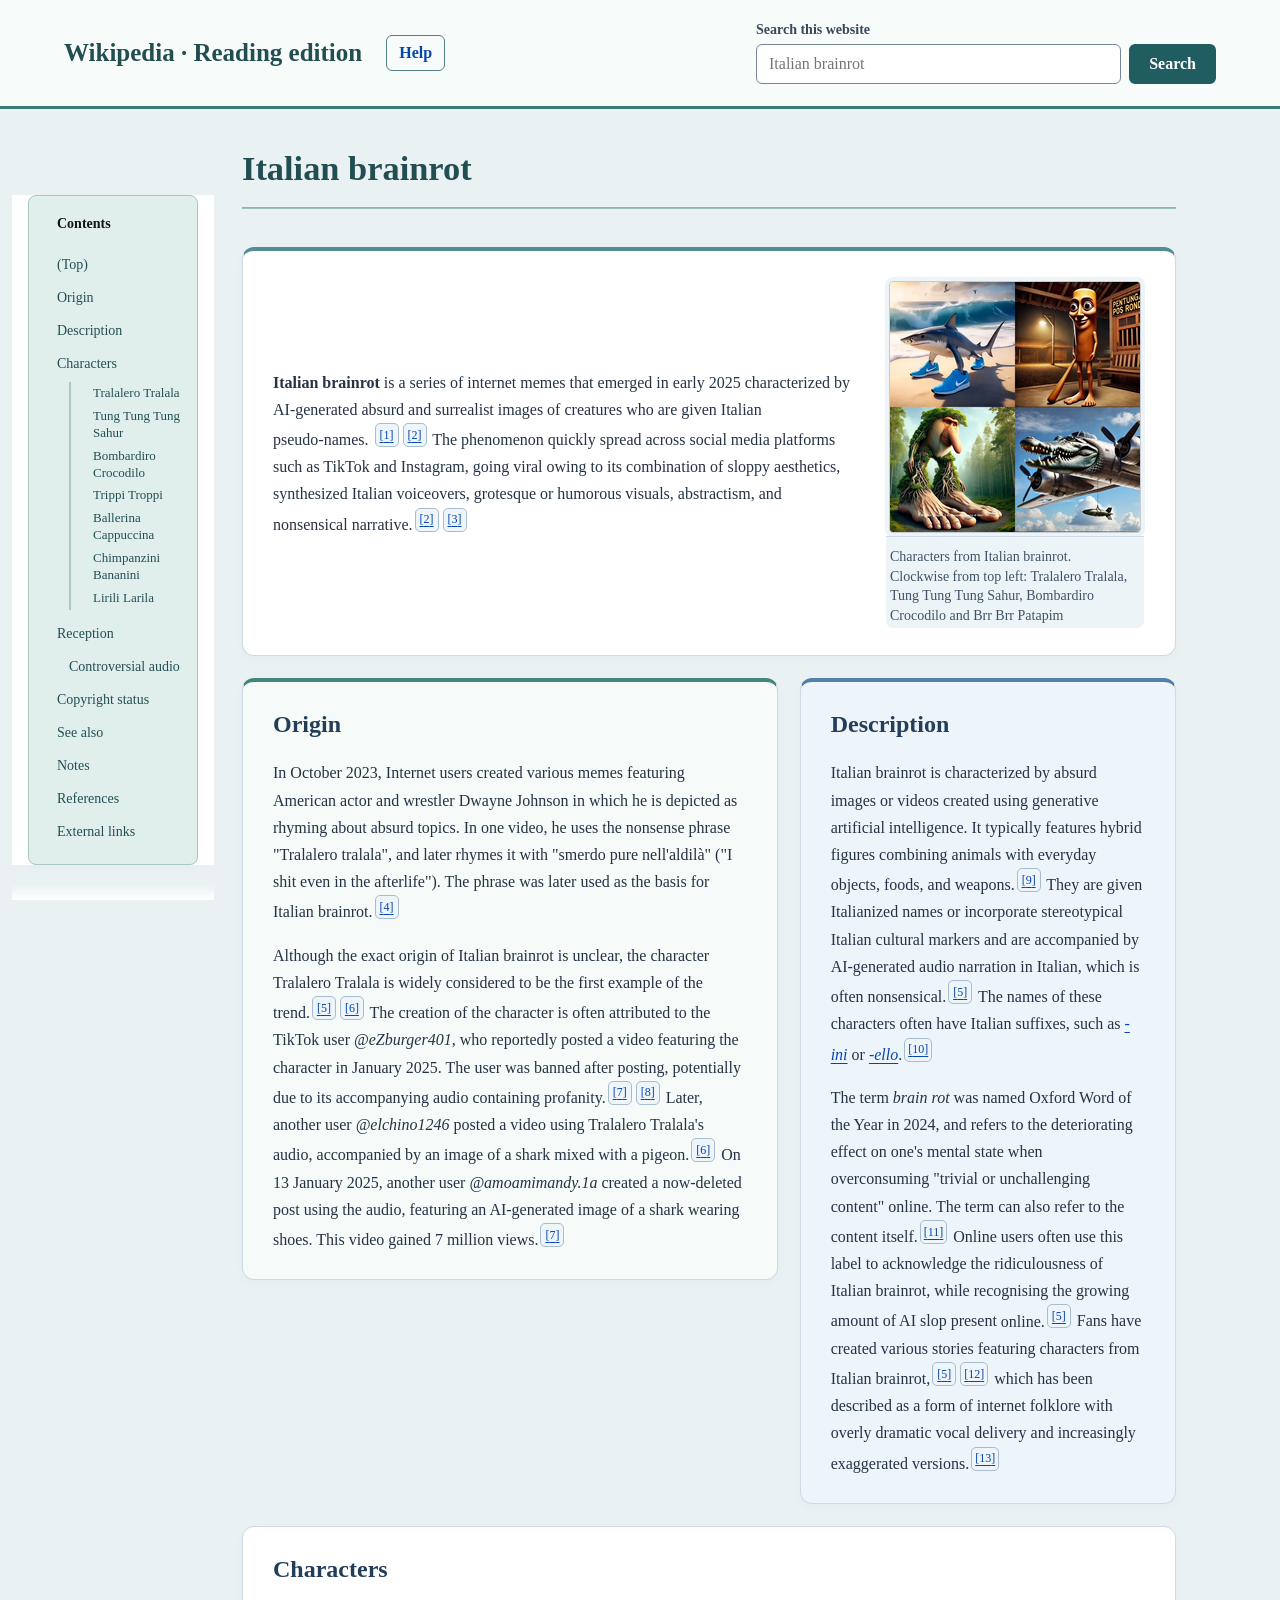
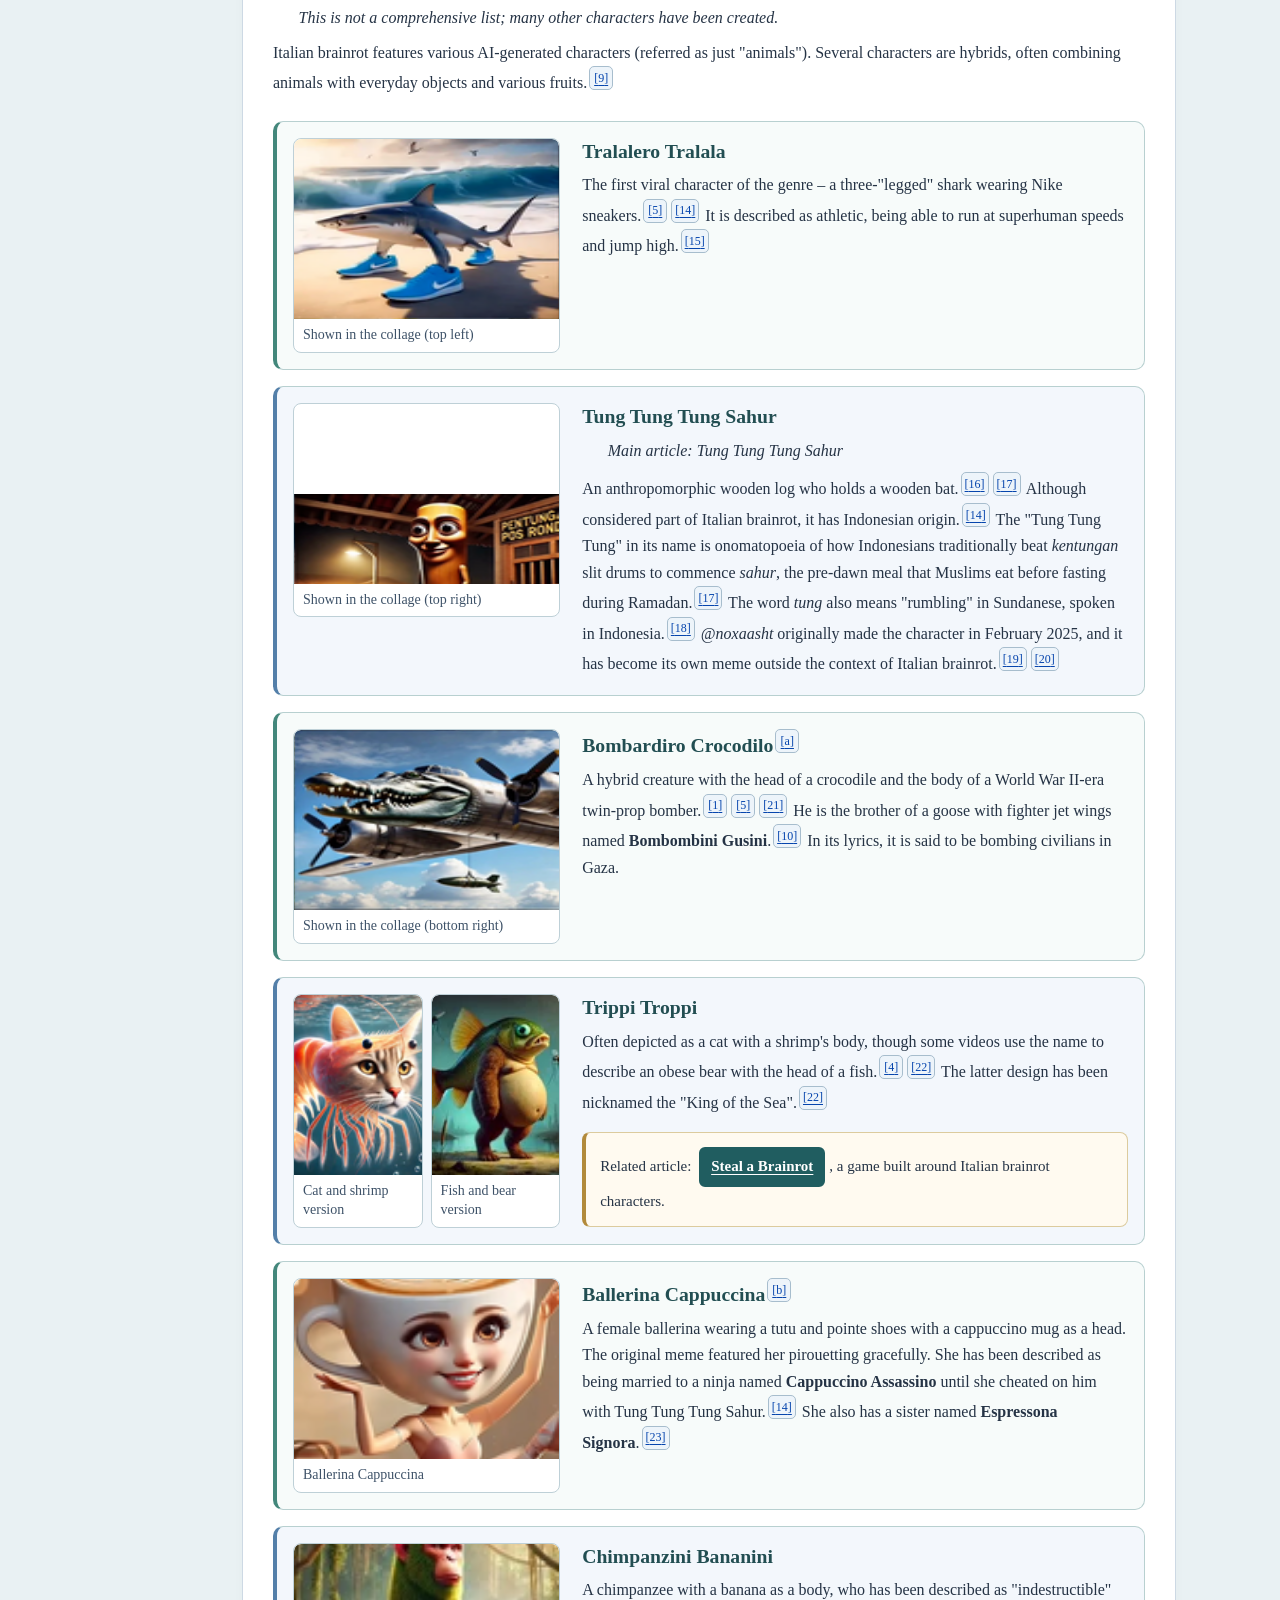
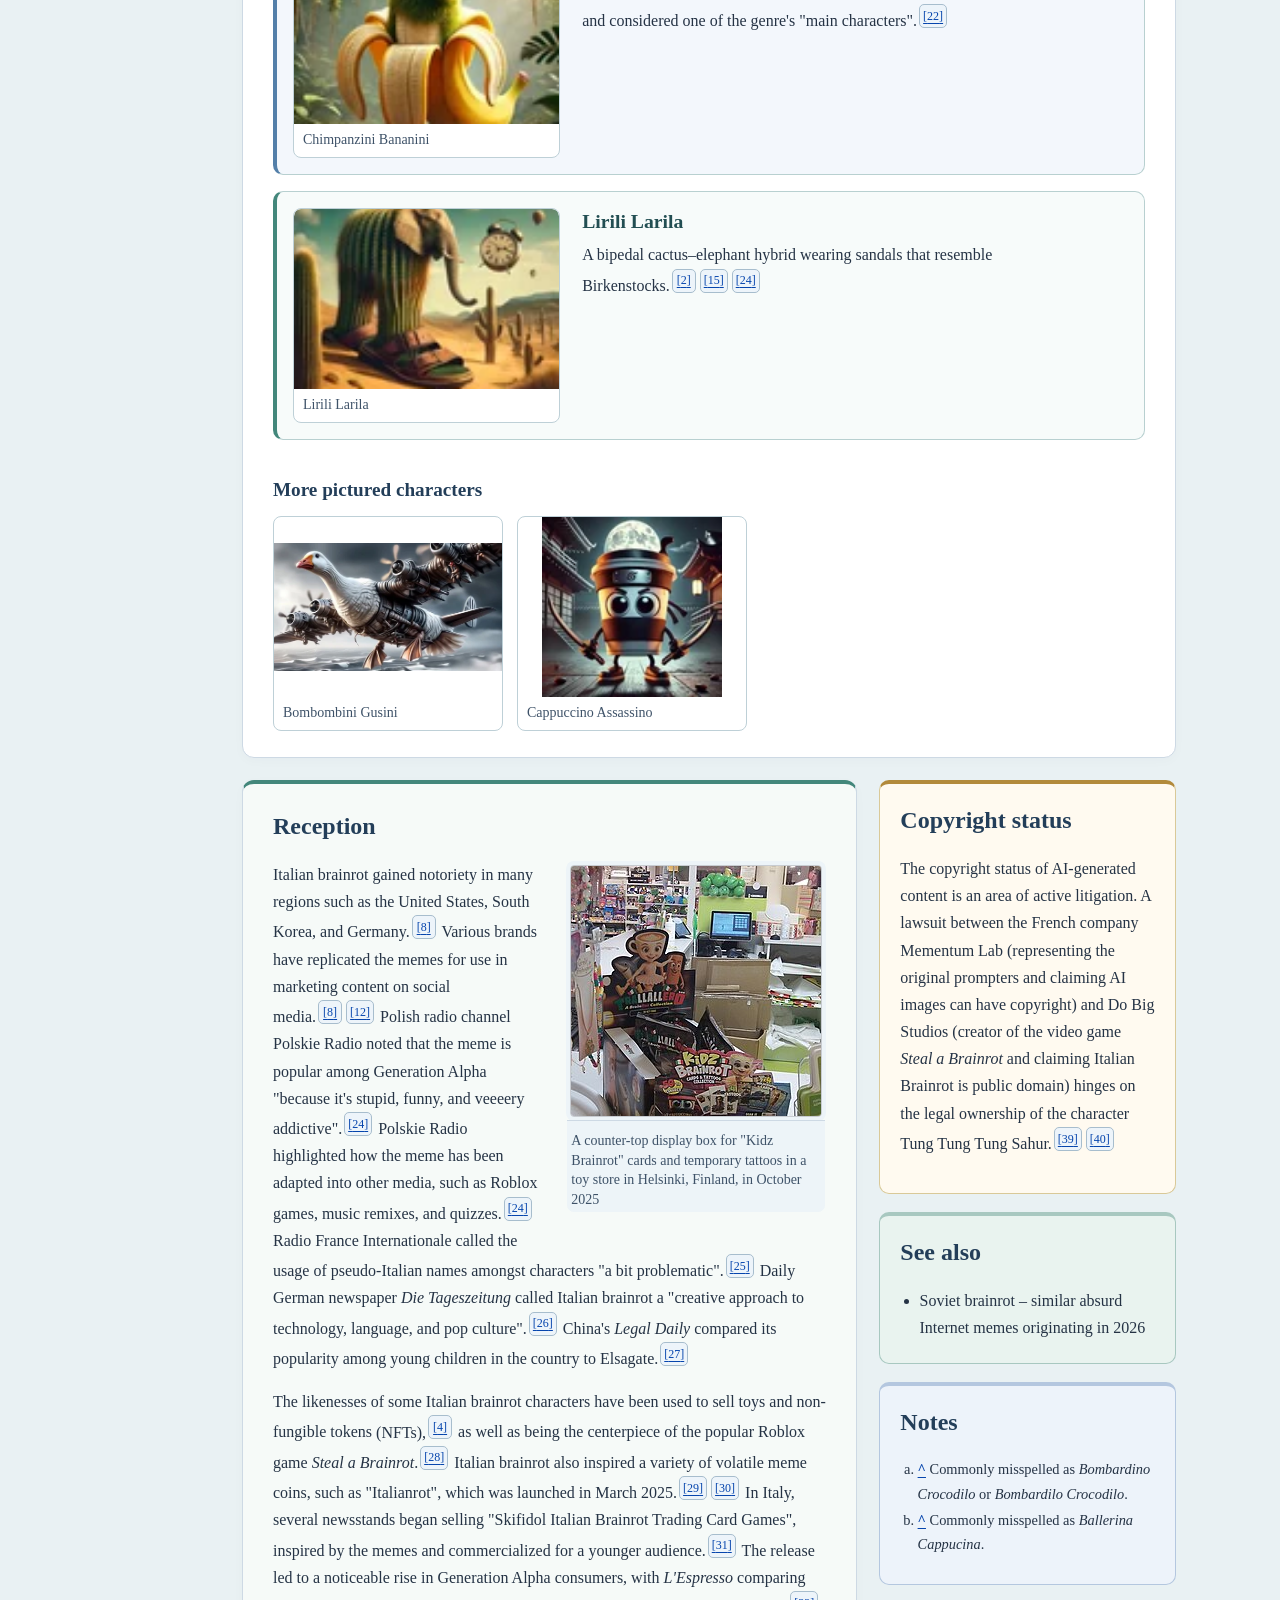
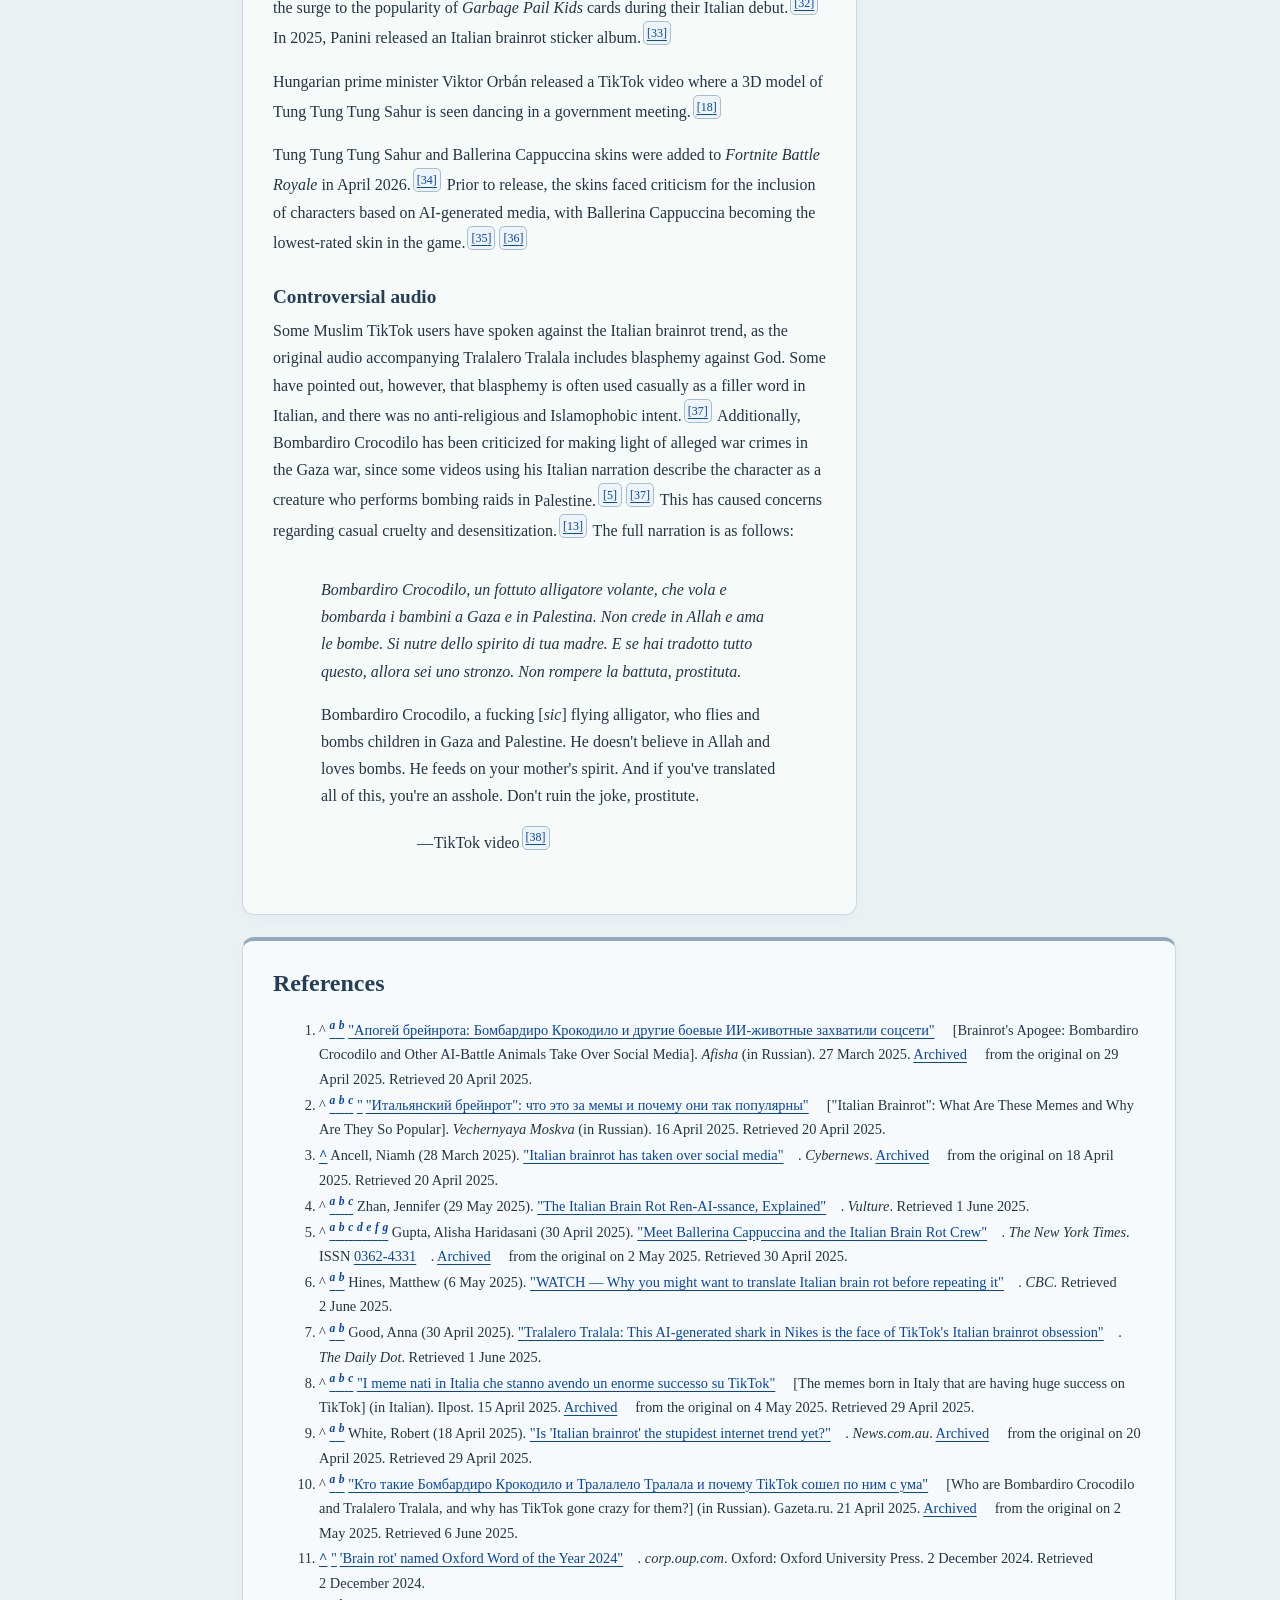
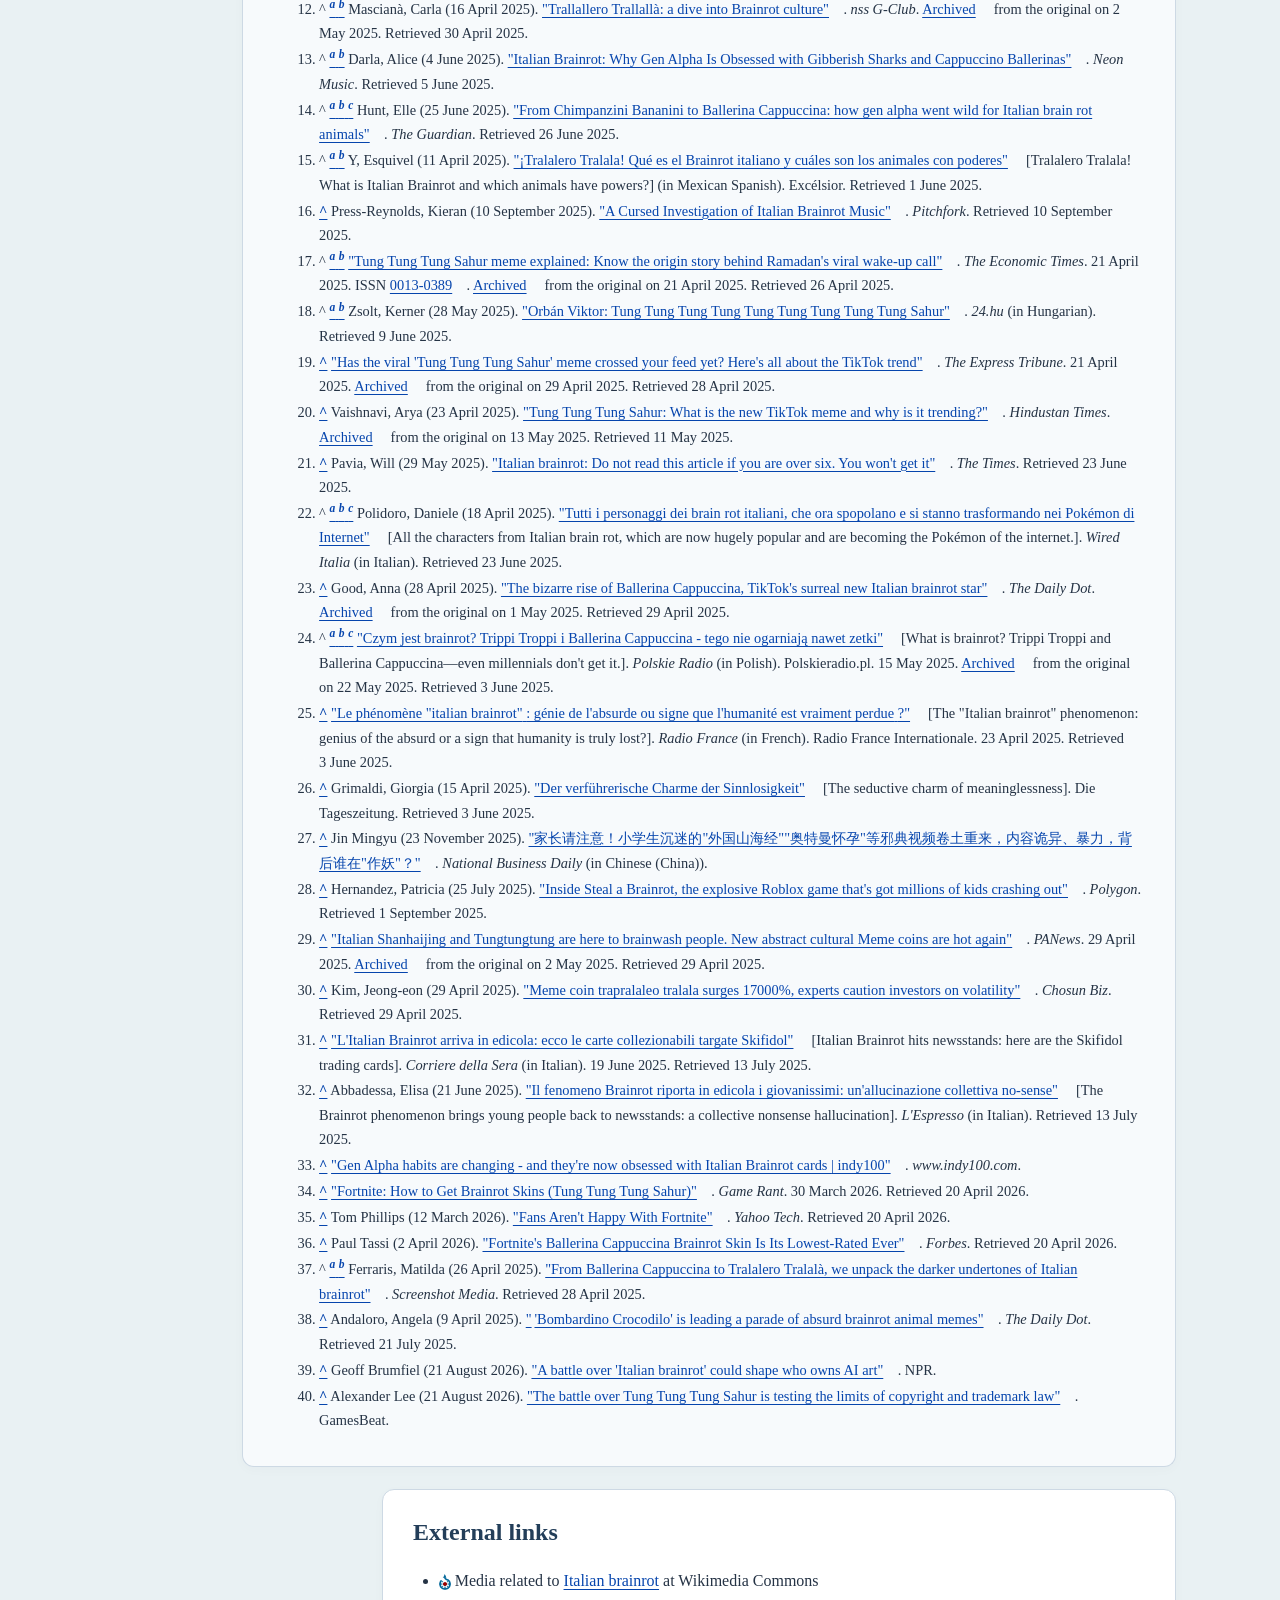
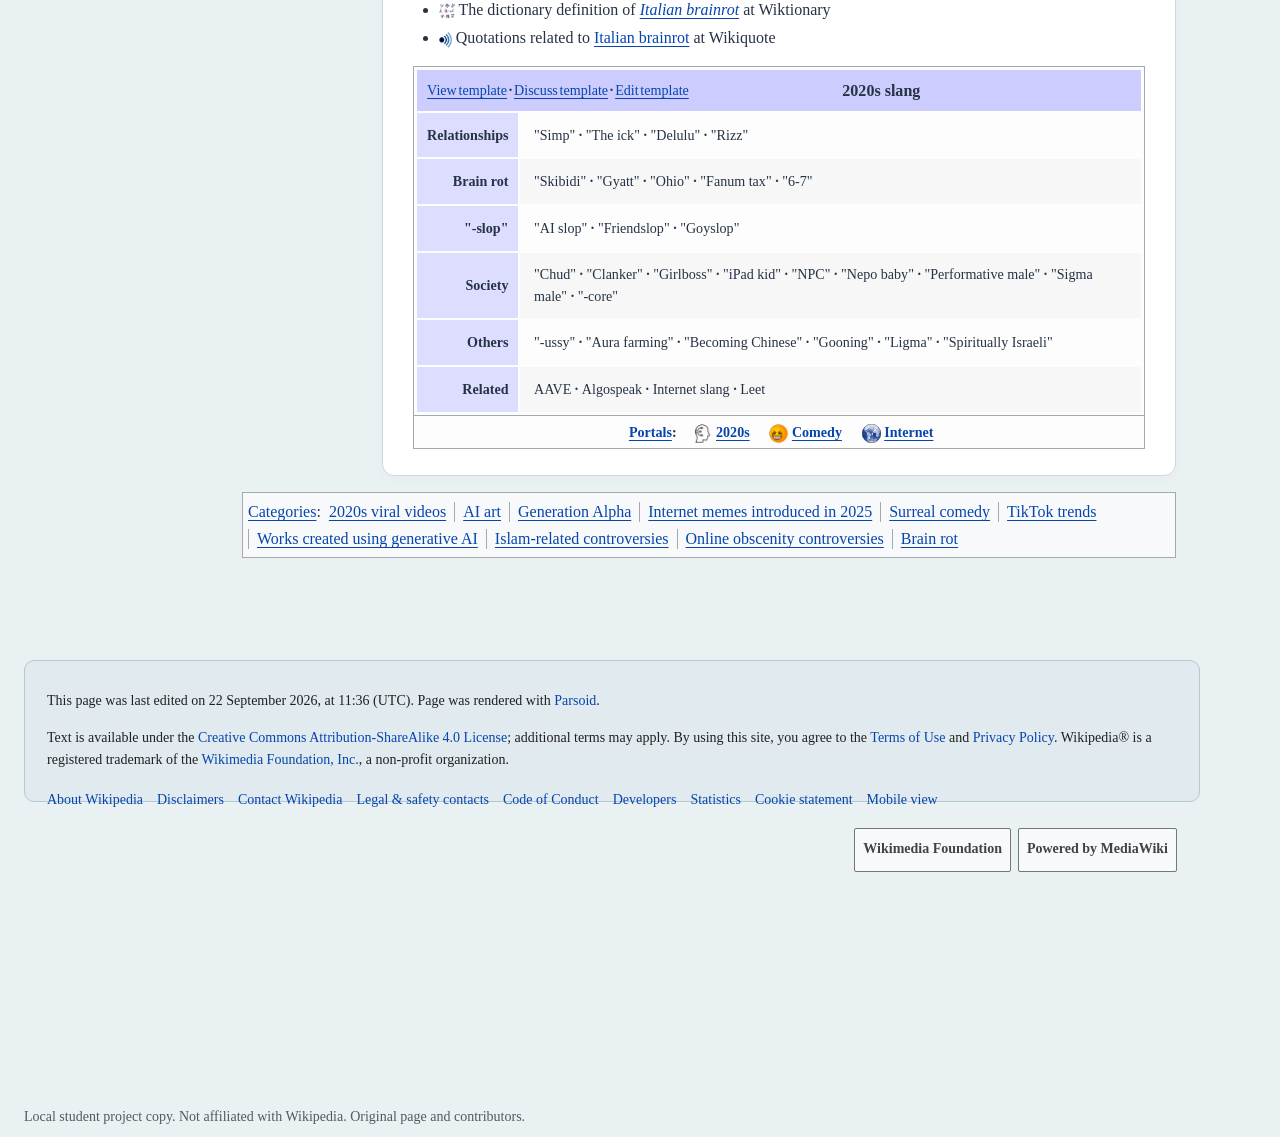
<file: public/article.html>
<!DOCTYPE html>
<html class="client-nojs vector-feature-language-in-header-enabled vector-feature-language-in-main-menu-disabled vector-feature-language-in-main-page-header-disabled vector-feature-page-tools-pinned-disabled vector-feature-toc-pinned-clientpref-1 vector-feature-main-menu-pinned-disabled vector-feature-limited-width-clientpref-1 vector-feature-limited-width-content-enabled vector-feature-custom-font-size-clientpref-1 vector-feature-appearance-pinned-clientpref-1 skin-theme-clientpref-day vector-sticky-header-enabled vector-toc-available skin-thumbsize-clientpref-standard" lang="en" dir="ltr">
<head>
<meta charset="UTF-8">
<title>Italian brainrot - Wikipedia</title>


<link rel="stylesheet" href="assets/wikipedia-0.css">

<meta name="ResourceLoaderDynamicStyles" content="">
<link rel="stylesheet" href="assets/wikipedia-1.css">
<meta name="generator" content="MediaWiki 1.47.0-wmf.20">
<meta name="referrer" content="origin">
<meta name="referrer" content="origin-when-cross-origin">
<meta name="robots" content="max-image-preview:standard">
<meta name="format-detection" content="telephone=no">
<meta property="og:image" content="https://upload.wikimedia.org/wikipedia/commons/d/df/Italian_brainrot_characters.png?utm_source=en.wikipedia.org&amp;utm_campaign=index&amp;utm_content=thumbnail_unscaled">
<meta property="og:image:width" content="1200">
<meta property="og:image:height" content="1200">
<meta name="viewport" content="width=1120">
<meta property="og:title" content="Italian brainrot - Wikipedia">
<meta property="og:type" content="website">
<link rel="preconnect" href="https://thumb.wikimedia.org">
<link rel="apple-touch-icon" href="https://en.wikipedia.org/static/apple-touch/wikipedia.png">
<link rel="icon" href="https://en.wikipedia.org/static/favicon/wikipedia.ico">
<link rel="search" type="application/opensearchdescription+xml" href="https://en.wikipedia.org/w/rest.php/v1/search" title="Wikipedia (en)">
<link rel="EditURI" type="application/rsd+xml" href="https://en.wikipedia.org/w/api.php?action=rsd">
<link rel="canonical" href="article.html">
<link rel="license" href="https://creativecommons.org/licenses/by-sa/4.0/deed.en">
<link rel="alternate" type="application/atom+xml" title="Wikipedia Atom feed" href="https://en.wikipedia.org/w/index.php?title=Special:RecentChanges&amp;feed=atom">
<link rel="dns-prefetch" href="https://meta.wikimedia.org"></link>
<link rel="dns-prefetch" href="https://en.wikipedia.org/wiki/auth.wikimedia.org">
<link rel="stylesheet" href="copy.css"><script src="characters.js" defer></script><script src="gallery.js" defer></script></head>
<body class="skin--responsive skin-vector skin-vector-search-vue mediawiki ltr sitedir-ltr mw-hide-empty-elt ns-0 ns-subject page-Italian_brainrot rootpage-Italian_brainrot skin-vector-2022 action-view"><a class="local-skip" href="#bodyContent">Skip to content</a><header class="local-header"><nav class="local-navigation" aria-label="Main navigation"><a href="index.html" class="local-home">Wikipedia · Reading edition</a><a class="local-help-link" href="help.html">Help</a></nav><form action="search.html" method="get" role="search"><label for="local-search">Search this website</label><div class="local-search-row"><input id="local-search" name="search" type="search" placeholder="Italian brainrot" required><button type="submit">Search</button></div></form></header>
<div id="mw-aria-live-region" class="mw-aria-live-region" aria-live="polite"></div>
<div class="vector-header-container">
	<header class="vector-header mw-header no-font-mode-scale">
		<div class="vector-header-start">
			<nav class="vector-main-menu-landmark" aria-label="Site">

<div id="vector-main-menu-dropdown" class="vector-dropdown vector-main-menu-dropdown vector-button-flush-left vector-button-flush-right" title="Main menu">
	<input type="checkbox" id="vector-main-menu-dropdown-checkbox" role="button" aria-haspopup="true" data-event-name="ui.dropdown-vector-main-menu-dropdown" class="vector-dropdown-checkbox " aria-label="Main menu">
	<label id="vector-main-menu-dropdown-label" for="vector-main-menu-dropdown-checkbox" class="vector-dropdown-label cdx-button cdx-button--fake-button cdx-button--fake-button--enabled cdx-button--weight-quiet cdx-button--icon-only " aria-hidden="true"><span class="vector-icon mw-ui-icon-menu mw-ui-icon-wikimedia-menu cdx-button__icon"></span>

<span class="vector-dropdown-label-text">Main menu</span>
	</label>
	<div class="vector-dropdown-content">


				<div id="vector-main-menu-unpinned-container" class="vector-unpinned-container">

<div id="vector-main-menu" class="vector-main-menu vector-pinnable-element">
	<div class="vector-pinnable-header vector-main-menu-pinnable-header vector-pinnable-header-unpinned" data-feature-name="main-menu-pinned" data-pinnable-element-id="vector-main-menu" data-pinned-container-id="vector-main-menu-pinned-container" data-unpinned-container-id="vector-main-menu-unpinned-container">
	<div class="vector-pinnable-header-label">Main menu</div>
	<button class="vector-pinnable-header-toggle-button vector-pinnable-header-pin-button" data-event-name="pinnable-header.vector-main-menu.pin" aria-label="Move Main menu to sidebar">move to sidebar</button>
	<button class="vector-pinnable-header-toggle-button vector-pinnable-header-unpin-button" data-event-name="pinnable-header.vector-main-menu.unpin" aria-label="Hide Main menu">hide</button>
</div>


<div id="p-navigation" class="vector-menu mw-portlet mw-portlet-navigation">
	<div class="vector-menu-heading">
		Navigation
	</div>
	<div class="vector-menu-content">

		<ul class="vector-menu-content-list">

			<li id="n-mainpage-description" class="mw-list-item"><a href="index.html" title="Visit the main page [z]"><span>Main page</span></a></li><li id="n-contents" class="mw-list-item"><a href="https://en.wikipedia.org/wiki/Wikipedia:Contents" title="Guides to browsing Wikipedia"><span>Contents</span></a></li><li id="n-currentevents" class="mw-list-item"><a href="https://en.wikipedia.org/wiki/Portal:Current_events" title="Articles related to current events"><span>Current events</span></a></li><li id="n-randompage" class="mw-list-item"><a href="https://en.wikipedia.org/wiki/Special:Random" title="Visit a randomly selected article [x]"><span>Random article</span></a></li><li id="n-aboutsite" class="mw-list-item"><a href="https://en.wikipedia.org/wiki/Wikipedia:About" title="Learn about Wikipedia and how it works"><span>About Wikipedia</span></a></li><li id="n-contactpage" class="mw-list-item"><a href="https://en.wikipedia.org/wiki/Wikipedia:Contact_us" title="How to contact Wikipedia"><span>Contact us</span></a></li>
		</ul>

	</div>
</div>


<div id="p-interaction" class="vector-menu mw-portlet mw-portlet-interaction">
	<div class="vector-menu-heading">
		Contribute
	</div>
	<div class="vector-menu-content">

		<ul class="vector-menu-content-list">

			<li id="n-help" class="mw-list-item"><a href="https://en.wikipedia.org/wiki/Help:Contents" title="Guidance on how to use and edit Wikipedia"><span>Help</span></a></li><li id="n-introduction" class="mw-list-item"><a href="https://en.wikipedia.org/wiki/Help:Introduction" title="Learn how to edit Wikipedia"><span>Learn to edit</span></a></li><li id="n-portal" class="mw-list-item"><a href="https://en.wikipedia.org/wiki/Wikipedia:Community_portal" title="The hub for editors"><span>Community portal</span></a></li><li id="n-recentchanges" class="mw-list-item"><a href="https://en.wikipedia.org/wiki/Special:RecentChanges" title="A list of recent changes to Wikipedia [r]"><span>Recent changes</span></a></li><li id="n-upload" class="mw-list-item"><a href="https://en.wikipedia.org/wiki/Wikipedia:File_upload_wizard" title="Add images or other media for use on Wikipedia"><span>Upload file</span></a></li><li id="n-specialpages" class="mw-list-item"><a href="https://en.wikipedia.org/wiki/Special:SpecialPages" title="A list of all special pages [q]"><span>Special pages</span></a></li>
		</ul>

	</div>
</div>

</div>

				</div>

	</div>
</div>

		</nav>

<a href="index.html" class="mw-logo">
	<img class="mw-logo-icon" src="assets/image-2.svg" alt="" aria-hidden="true" height="50" width="50">
	<span class="mw-logo-container skin-invert">
		<img class="mw-logo-wordmark" alt="Wikipedia" src="assets/image-3.svg" style="width: 8.75em; height: 1.375em;">
		<img class="mw-logo-tagline" alt="The Free Encyclopedia" src="assets/image-4.svg" width="140" height="11" style="width: 8.75em; height: 0.6875em;">
	</span>
</a>

		</div>
		<div class="vector-header-end">

<div id="p-search" role="search" class="vector-search-box-vue   vector-search-box-show-thumbnail vector-search-box-auto-expand-width vector-search-box">
	<a href="#searchInput" class="cdx-button cdx-button--fake-button cdx-button--fake-button--enabled cdx-button--weight-quiet cdx-button--icon-only search-toggle" title="Search Wikipedia [f]"><span class="vector-icon mw-ui-icon-search mw-ui-icon-wikimedia-search cdx-button__icon"></span>

<span>Search</span>
	</a>
	<div class="vector-typeahead-search-container">
		<div class="cdx-typeahead-search cdx-typeahead-search--show-thumbnail cdx-typeahead-search--auto-expand-width">
			<form action="search.html" method="get" id="searchform" class="cdx-search-input cdx-search-input--has-end-button">
				<div id="simpleSearch" class="cdx-search-input__input-wrapper" data-search-loc="header-moved">
					<div class="cdx-text-input cdx-text-input--has-start-icon">
						<input class="cdx-text-input__input mw-searchInput" autocomplete="off" type="search" name="search" placeholder="Search this website" aria-label="Search this website" autocapitalize="none" spellcheck="false" title="Search Wikipedia [f]" id="searchInput">
						<span class="cdx-text-input__icon cdx-text-input__start-icon"></span>
					</div>
					<input type="hidden" name="title" value="Special:Search">
				</div>
				<button class="cdx-button cdx-search-input__end-button">Search</button>
			</form>
		</div>
	</div>
</div>

			<nav class="vector-user-links vector-user-links-wide" aria-label="Personal tools">
	<div class="vector-user-links-main">

<div id="p-vector-user-menu-preferences" class="vector-menu mw-portlet emptyPortlet">
	<div class="vector-menu-content">

		<ul class="vector-menu-content-list">


		</ul>

	</div>
</div>


<div id="p-vector-user-menu-userpage" class="vector-menu mw-portlet emptyPortlet">
	<div class="vector-menu-content">

		<ul class="vector-menu-content-list">


		</ul>

	</div>
</div>

	<nav class="vector-appearance-landmark" aria-label="Appearance">

<div id="vector-appearance-dropdown" class="vector-dropdown " title="Change the appearance of the page&#x27;s font size, width, and color">
	<input type="checkbox" id="vector-appearance-dropdown-checkbox" role="button" aria-haspopup="true" data-event-name="ui.dropdown-vector-appearance-dropdown" class="vector-dropdown-checkbox " aria-label="Appearance">
	<label id="vector-appearance-dropdown-label" for="vector-appearance-dropdown-checkbox" class="vector-dropdown-label cdx-button cdx-button--fake-button cdx-button--fake-button--enabled cdx-button--weight-quiet cdx-button--icon-only " aria-hidden="true"><span class="vector-icon mw-ui-icon-appearance mw-ui-icon-wikimedia-appearance cdx-button__icon"></span>

<span class="vector-dropdown-label-text">Appearance</span>
	</label>
	<div class="vector-dropdown-content">


			<div id="vector-appearance-unpinned-container" class="vector-unpinned-container">

			</div>

	</div>
</div>

	</nav>

<div id="p-vector-user-menu-notifications" class="vector-menu mw-portlet emptyPortlet">
	<div class="vector-menu-content">

		<ul class="vector-menu-content-list">


		</ul>

	</div>
</div>


<div id="p-vector-user-menu-overflow" class="vector-menu mw-portlet">
	<div class="vector-menu-content">

		<ul class="vector-menu-content-list">
			<li id="pt-sitesupport-2" class="mw-list-item vector-menu-item--collapsible"><a data-mw-interface href="https://donate.wikimedia.org/?wmf_source=donate&amp;wmf_medium=sidebar&amp;wmf_campaign=en.wikipedia.org&amp;uselang=en" data-mw-donate-attempt="top_link" class=""><span>Donate</span></a>
</li>
<li id="pt-createaccount-2" class="mw-list-item vector-menu-item--collapsible"><a data-mw-interface href="https://en.wikipedia.org/w/index.php?title=Special:CreateAccount&amp;returnto=Italian+brainrot" title="You are encouraged to create an account and log in; however, it is not mandatory" class=""><span>Create account</span></a>
</li>
<li id="pt-login-2" class="mw-list-item vector-menu-item--collapsible"><a data-mw-interface href="https://en.wikipedia.org/w/index.php?title=Special:UserLogin&amp;returnto=Italian+brainrot" title="You&#x27;re encouraged to log in; however, it&#x27;s not mandatory. [o]" class=""><span>Log in</span></a>
</li>


		</ul>

	</div>
</div>

	</div>

<div id="vector-user-links-dropdown" class="vector-dropdown vector-user-menu vector-button-flush-right vector-user-menu-logged-out vector-user-links-dropdown--collapsible" title="Log in and more options">
	<input type="checkbox" id="vector-user-links-dropdown-checkbox" role="button" aria-haspopup="true" data-event-name="ui.dropdown-vector-user-links-dropdown" class="vector-dropdown-checkbox " aria-label="Personal tools">
	<label id="vector-user-links-dropdown-label" for="vector-user-links-dropdown-checkbox" class="vector-dropdown-label cdx-button cdx-button--fake-button cdx-button--fake-button--enabled cdx-button--weight-quiet cdx-button--icon-only " aria-hidden="true"><span class="vector-icon mw-ui-icon-userAvatar mw-ui-icon-wikimedia-userAvatar cdx-button__icon"></span>

<span class="vector-dropdown-label-text">Personal tools</span>
	</label>
	<div class="vector-dropdown-content">



<div id="p-personal" class="vector-menu mw-portlet mw-portlet-personal" title="User menu">
	<div class="vector-menu-content">

		<ul class="vector-menu-content-list">
			<li id="pt-sitesupport" class="mw-list-item vector-menu-item--collapsible"><a data-mw-interface href="https://donate.wikimedia.org/?wmf_source=donate&amp;wmf_medium=sidebar&amp;wmf_campaign=en.wikipedia.org&amp;uselang=en" data-mw-donate-attempt="top_link" class=""><span class="vector-icon mw-ui-icon-heart mw-ui-icon-wikimedia-heart cdx-button__icon"></span>

<span>Donate</span></a>
</li>
<li id="pt-createaccount" class="mw-list-item vector-menu-item--collapsible"><a data-mw-interface href="https://en.wikipedia.org/w/index.php?title=Special:CreateAccount&amp;returnto=Italian+brainrot" title="You are encouraged to create an account and log in; however, it is not mandatory" class=""><span class="vector-icon mw-ui-icon-userAvatar mw-ui-icon-wikimedia-userAvatar cdx-button__icon"></span>

<span>Create account</span></a>
</li>
<li id="pt-login" class="mw-list-item vector-menu-item--collapsible"><a data-mw-interface href="https://en.wikipedia.org/w/index.php?title=Special:UserLogin&amp;returnto=Italian+brainrot" title="You&#x27;re encouraged to log in; however, it&#x27;s not mandatory. [o]" class=""><span class="vector-icon mw-ui-icon-logIn mw-ui-icon-wikimedia-logIn cdx-button__icon"></span>

<span>Log in</span></a>
</li>


		</ul>

	</div>
</div>


	</div>
</div>

</nav>

		</div>
	</header>
</div>
<div class="mw-page-container">
	<div class="mw-page-container-inner">
		<div class="vector-sitenotice-container">
			<div id="siteNotice"><!-- CentralNotice --></div>
		</div>
		<div class="vector-column-start">
			<div class="vector-main-menu-container">
		<div id="mw-navigation">
			<nav id="mw-panel" class="vector-main-menu-landmark" aria-label="Site">
				<div id="vector-main-menu-pinned-container" class="vector-pinned-container">

				</div>
		</nav>
		</div>
	</div>
	<div class="vector-sticky-pinned-container">
				<nav id="mw-panel-toc" aria-label="Contents" data-event-name="ui.sidebar-toc" class="mw-table-of-contents-container vector-toc-landmark">
					<div id="vector-toc-pinned-container" class="vector-pinned-container">
					<div id="vector-toc" class="vector-toc vector-pinnable-element">
	<div class="vector-pinnable-header vector-toc-pinnable-header vector-pinnable-header-pinned" data-feature-name="toc-pinned" data-pinnable-element-id="vector-toc" data-pinned-container-id="vector-toc-pinned-container" data-unpinned-container-id="vector-toc-unpinned-container">
	<h2 class="vector-pinnable-header-label">Contents</h2>
	<button class="vector-pinnable-header-toggle-button vector-pinnable-header-pin-button" data-event-name="pinnable-header.vector-toc.pin" aria-label="Move Contents to sidebar">move to sidebar</button>
	<button class="vector-pinnable-header-toggle-button vector-pinnable-header-unpin-button" data-event-name="pinnable-header.vector-toc.unpin" aria-label="Hide Contents">hide</button>
</div>


	<ul class="vector-toc-contents" id="mw-panel-toc-list">
		<li id="toc-mw-content-text" class="vector-toc-list-item vector-toc-level-1">
			<a href="#" class="vector-toc-link">
				<div class="vector-toc-text">(Top)</div>
			</a>
		</li>
		<li id="toc-Origin" class="vector-toc-list-item vector-toc-level-1 vector-toc-list-item-expanded">
		<a class="vector-toc-link" href="#Origin">
			<div class="vector-toc-text">
				<span class="vector-toc-numb">1</span>
				<span>Origin</span>
			</div>
		</a>

		<ul id="toc-Origin-sublist" class="vector-toc-list">
		</ul>
	</li>
	<li id="toc-Description" class="vector-toc-list-item vector-toc-level-1 vector-toc-list-item-expanded">
		<a class="vector-toc-link" href="#Description">
			<div class="vector-toc-text">
				<span class="vector-toc-numb">2</span>
				<span>Description</span>
			</div>
		</a>

		<ul id="toc-Description-sublist" class="vector-toc-list">
		</ul>
	</li>
	<li id="toc-Characters" class="vector-toc-list-item vector-toc-level-1 vector-toc-list-item-expanded">
		<a class="vector-toc-link" href="#Characters">
			<div class="vector-toc-text">
				<span class="vector-toc-numb">3</span>
				<span>Characters</span>
			</div>
		</a>

		<ul id="toc-Characters-sublist" class="vector-toc-list">
			<li class="vector-toc-list-item vector-toc-level-2"><a class="vector-toc-link" href="#Tralalero_Tralala"><span class="vector-toc-text">Tralalero Tralala</span></a></li>
			<li class="vector-toc-list-item vector-toc-level-2"><a class="vector-toc-link" href="#Tung_Tung_Tung_Sahur"><span class="vector-toc-text">Tung Tung Tung Sahur</span></a></li>
			<li class="vector-toc-list-item vector-toc-level-2"><a class="vector-toc-link" href="#Bombardiro_Crocodilo"><span class="vector-toc-text">Bombardiro Crocodilo</span></a></li>
			<li class="vector-toc-list-item vector-toc-level-2"><a class="vector-toc-link" href="#Trippi_Troppi"><span class="vector-toc-text">Trippi Troppi</span></a></li>
			<li class="vector-toc-list-item vector-toc-level-2"><a class="vector-toc-link" href="#Ballerina_Cappuccina"><span class="vector-toc-text">Ballerina Cappuccina</span></a></li>
			<li class="vector-toc-list-item vector-toc-level-2"><a class="vector-toc-link" href="#Chimpanzini_Bananini"><span class="vector-toc-text">Chimpanzini Bananini</span></a></li>
			<li class="vector-toc-list-item vector-toc-level-2"><a class="vector-toc-link" href="#Lirili_Larila"><span class="vector-toc-text">Lirili Larila</span></a></li>
		</ul>
	</li>
	<li id="toc-Reception" class="vector-toc-list-item vector-toc-level-1 vector-toc-list-item-expanded">
		<a class="vector-toc-link" href="#Reception">
			<div class="vector-toc-text">
				<span class="vector-toc-numb">4</span>
				<span>Reception</span>
			</div>
		</a>

			<button aria-controls="toc-Reception-sublist" class="cdx-button cdx-button--weight-quiet cdx-button--icon-only vector-toc-toggle">
				<span class="vector-icon mw-ui-icon-wikimedia-expand"></span>
				<span>Toggle Reception subsection</span>
			</button>

		<ul id="toc-Reception-sublist" class="vector-toc-list">
			<li id="toc-Controversial_audio" class="vector-toc-list-item vector-toc-level-2">
			<a class="vector-toc-link" href="#Controversial_audio">
				<div class="vector-toc-text">
					<span class="vector-toc-numb">4.1</span>
					<span>Controversial audio</span>
				</div>
			</a>

			<ul id="toc-Controversial_audio-sublist" class="vector-toc-list">
			</ul>
		</li>
	</ul>
	</li>
	<li id="toc-Copyright_status" class="vector-toc-list-item vector-toc-level-1 vector-toc-list-item-expanded">
		<a class="vector-toc-link" href="#Copyright_status">
			<div class="vector-toc-text">
				<span class="vector-toc-numb">5</span>
				<span>Copyright status</span>
			</div>
		</a>

		<ul id="toc-Copyright_status-sublist" class="vector-toc-list">
		</ul>
	</li>
	<li id="toc-See_also" class="vector-toc-list-item vector-toc-level-1 vector-toc-list-item-expanded">
		<a class="vector-toc-link" href="#See_also">
			<div class="vector-toc-text">
				<span class="vector-toc-numb">6</span>
				<span>See also</span>
			</div>
		</a>

		<ul id="toc-See_also-sublist" class="vector-toc-list">
		</ul>
	</li>
	<li id="toc-Notes" class="vector-toc-list-item vector-toc-level-1 vector-toc-list-item-expanded">
		<a class="vector-toc-link" href="#Notes">
			<div class="vector-toc-text">
				<span class="vector-toc-numb">7</span>
				<span>Notes</span>
			</div>
		</a>

		<ul id="toc-Notes-sublist" class="vector-toc-list">
		</ul>
	</li>
	<li id="toc-References" class="vector-toc-list-item vector-toc-level-1 vector-toc-list-item-expanded">
		<a class="vector-toc-link" href="#References">
			<div class="vector-toc-text">
				<span class="vector-toc-numb">8</span>
				<span>References</span>
			</div>
		</a>

		<ul id="toc-References-sublist" class="vector-toc-list">
		</ul>
	</li>
	<li id="toc-External_links" class="vector-toc-list-item vector-toc-level-1 vector-toc-list-item-expanded">
		<a class="vector-toc-link" href="#External_links">
			<div class="vector-toc-text">
				<span class="vector-toc-numb">9</span>
				<span>External links</span>
			</div>
		</a>

		<ul id="toc-External_links-sublist" class="vector-toc-list">
		</ul>
	</li>
</ul>
</div>

					</div>
		</nav>
			</div>
		</div>
		<div class="mw-content-container">
			<main id="content" class="mw-body">
				<header class="mw-body-header vector-page-titlebar no-font-mode-scale">
					<nav aria-label="Contents" class="vector-toc-landmark">

<div id="vector-page-titlebar-toc" class="vector-dropdown vector-page-titlebar-toc vector-button-flush-left" title="Table of Contents">
	<input type="checkbox" id="vector-page-titlebar-toc-checkbox" role="button" aria-haspopup="true" data-event-name="ui.dropdown-vector-page-titlebar-toc" class="vector-dropdown-checkbox " aria-label="Toggle the table of contents">
	<label id="vector-page-titlebar-toc-label" for="vector-page-titlebar-toc-checkbox" class="vector-dropdown-label cdx-button cdx-button--fake-button cdx-button--fake-button--enabled cdx-button--weight-quiet cdx-button--icon-only " aria-hidden="true"><span class="vector-icon mw-ui-icon-listBullet mw-ui-icon-wikimedia-listBullet cdx-button__icon"></span>

<span class="vector-dropdown-label-text">Toggle the table of contents</span>
	</label>
	<div class="vector-dropdown-content">


							<div id="vector-page-titlebar-toc-unpinned-container" class="vector-unpinned-container">
			</div>

	</div>
</div>

					</nav>
					<h1 id="firstHeading" class="firstHeading mw-first-heading"><span lang="en" dir="ltr"><span class="mw-page-title-main">Italian brainrot</span></span></h1>

<div id="p-lang-btn" class="vector-dropdown mw-portlet mw-portlet-lang">
	<input type="checkbox" id="p-lang-btn-checkbox" role="button" aria-haspopup="true" data-event-name="ui.dropdown-p-lang-btn" class="vector-dropdown-checkbox mw-interlanguage-selector" aria-label="37 languages" aria-description="Go to an article in another language. Available in 37 languages">
	<label id="p-lang-btn-label" for="p-lang-btn-checkbox" class="vector-dropdown-label cdx-button cdx-button--fake-button cdx-button--fake-button--enabled cdx-button--weight-quiet cdx-button--action-progressive mw-portlet-lang-heading-37" aria-hidden="true"><span class="vector-icon mw-ui-icon-language-progressive mw-ui-icon-wikimedia-language-progressive cdx-button__icon"></span>

<span class="vector-dropdown-label-text">37 languages</span>
	</label>
	<div class="vector-dropdown-content">

		<div class="vector-menu-content">

			<ul class="vector-menu-content-list">

				<li class="interlanguage-link interwiki-ar mw-list-item"><span>العربية</span></li><li class="interlanguage-link interwiki-bew mw-list-item"><span>Betawi</span></li><li class="interlanguage-link interwiki-bn mw-list-item"><span>বাংলা</span></li><li class="interlanguage-link interwiki-cs mw-list-item"><span>Čeština</span></li><li class="interlanguage-link interwiki-el mw-list-item"><span>Ελληνικά</span></li><li class="interlanguage-link interwiki-es mw-list-item"><span>Español</span></li><li class="interlanguage-link interwiki-fa mw-list-item"><span>فارسی</span></li><li class="interlanguage-link interwiki-fr mw-list-item"><span>Français</span></li><li class="interlanguage-link interwiki-he mw-list-item"><span>עברית</span></li><li class="interlanguage-link interwiki-hi mw-list-item"><span>हिन्दी</span></li><li class="interlanguage-link interwiki-hu mw-list-item"><span>Magyar</span></li><li class="interlanguage-link interwiki-hy mw-list-item"><span>Հայերեն</span></li><li class="interlanguage-link interwiki-id mw-list-item"><span>Bahasa Indonesia</span></li><li class="interlanguage-link interwiki-it mw-list-item"><span>Italiano</span></li><li class="interlanguage-link interwiki-ja mw-list-item"><span>日本語</span></li><li class="interlanguage-link interwiki-ka mw-list-item"><span>ქართული</span></li><li class="interlanguage-link interwiki-ko mw-list-item"><span>한국어</span></li><li class="interlanguage-link interwiki-lv mw-list-item"><span>Latviešu</span></li><li class="interlanguage-link interwiki-mk mw-list-item"><span>Македонски</span></li><li class="interlanguage-link interwiki-my mw-list-item"><span>မြန်မာဘာသာ</span></li><li class="interlanguage-link interwiki-nl mw-list-item"><span>Nederlands</span></li><li class="interlanguage-link interwiki-pl mw-list-item"><span>Polski</span></li><li class="interlanguage-link interwiki-pt mw-list-item"><span>Português</span></li><li class="interlanguage-link interwiki-ro mw-list-item"><span>Română</span></li><li class="interlanguage-link interwiki-ru mw-list-item"><span>Русский</span></li><li class="interlanguage-link interwiki-simple mw-list-item"><span>Simple English</span></li><li class="interlanguage-link interwiki-sk mw-list-item"><span>Slovenčina</span></li><li class="interlanguage-link interwiki-sq mw-list-item"><span>Shqip</span></li><li class="interlanguage-link interwiki-sr mw-list-item"><span>Српски / srpski</span></li><li class="interlanguage-link interwiki-sv mw-list-item"><span>Svenska</span></li><li class="interlanguage-link interwiki-th mw-list-item"><span>ไทย</span></li><li class="interlanguage-link interwiki-tok mw-list-item"><span>Toki pona</span></li><li class="interlanguage-link interwiki-tr mw-list-item"><span>Türkçe</span></li><li class="interlanguage-link interwiki-uk mw-list-item"><span>Українська</span></li><li class="interlanguage-link interwiki-vi mw-list-item"><span>Tiếng Việt</span></li><li class="interlanguage-link interwiki-war mw-list-item"><span>Winaray</span></li><li class="interlanguage-link interwiki-zh mw-list-item"><span>中文</span></li>
			</ul>
			<div class="after-portlet after-portlet-lang"><span class="wb-langlinks-edit wb-langlinks-link"><a href="https://www.wikidata.org/wiki/Special:EntityPage/Q133869040#sitelinks-wikipedia" title="Edit interlanguage links" class="wbc-editpage">Edit links</a></span></div>
		</div>

	</div>
</div>
</header>
				<div class="vector-page-toolbar">
					<div class="vector-page-toolbar-container">
						<div id="left-navigation">
							<nav aria-label="Namespaces">

<div id="p-associated-pages" class="vector-menu vector-menu-tabs mw-portlet mw-portlet-associated-pages">
	<div class="vector-menu-content">

		<ul class="vector-menu-content-list">
			<li id="ca-nstab-main" class="selected mw-list-item vector-tab-noicon"><a data-mw-interface href="article.html" title="View the content page [c]" class=""><span>Article</span></a>
</li>
<li id="ca-talk" class="mw-list-item vector-tab-noicon"><a data-mw-interface href="https://en.wikipedia.org/wiki/Talk:Italian_brainrot" rel="discussion" title="Discuss improvements to the content page [t]" class=""><span>Talk</span></a>
</li>


		</ul>

	</div>
</div>


<div id="vector-variants-dropdown" class="vector-dropdown emptyPortlet">
	<input type="checkbox" id="vector-variants-dropdown-checkbox" role="button" aria-haspopup="true" data-event-name="ui.dropdown-vector-variants-dropdown" class="vector-dropdown-checkbox " aria-label="Change language variant">
	<label id="vector-variants-dropdown-label" for="vector-variants-dropdown-checkbox" class="vector-dropdown-label cdx-button cdx-button--fake-button cdx-button--fake-button--enabled cdx-button--weight-quiet" aria-hidden="true"><span class="vector-dropdown-label-text">English</span>
	</label>
	<div class="vector-dropdown-content">



<div id="p-variants" class="vector-menu mw-portlet mw-portlet-variants emptyPortlet">
	<div class="vector-menu-content">

		<ul class="vector-menu-content-list">


		</ul>

	</div>
</div>


	</div>
</div>

							</nav>
						</div>
						<div id="right-navigation" class="vector-collapsible">
							<nav aria-label="Views">

<div id="p-views" class="vector-menu vector-menu-tabs mw-portlet mw-portlet-views">
	<div class="vector-menu-content">

		<ul class="vector-menu-content-list">
			<li id="ca-view" class="selected mw-list-item vector-menu-item--collapsible vector-tab-noicon"><a data-mw-interface href="article.html" class=""><span>Read</span></a>
</li>
<li id="ca-viewsource" class="mw-list-item vector-menu-item--collapsible vector-tab-noicon"><a data-mw-interface href="https://en.wikipedia.org/w/index.php?title=Italian_brainrot&amp;action=edit" title="This page is protected.
You can view its source [e]" class=""><span>View source</span></a>
</li>
<li id="ca-history" class="mw-list-item vector-menu-item--collapsible vector-tab-noicon"><a data-mw-interface href="https://en.wikipedia.org/w/index.php?title=Italian_brainrot&amp;action=history" title="Past revisions of this page [h]" class=""><span>View history</span></a>
</li>


		</ul>

	</div>
</div>

			</nav>

							<nav class="vector-page-tools-landmark" aria-label="Page tools">

<div id="vector-page-tools-dropdown" class="vector-dropdown vector-page-tools-dropdown">
	<input type="checkbox" id="vector-page-tools-dropdown-checkbox" role="button" aria-haspopup="true" data-event-name="ui.dropdown-vector-page-tools-dropdown" class="vector-dropdown-checkbox " aria-label="Tools">
	<label id="vector-page-tools-dropdown-label" for="vector-page-tools-dropdown-checkbox" class="vector-dropdown-label cdx-button cdx-button--fake-button cdx-button--fake-button--enabled cdx-button--weight-quiet cdx-button--icon-only " aria-hidden="true"><span class="vector-icon mw-ui-icon-verticalEllipsis mw-ui-icon-wikimedia-verticalEllipsis cdx-button__icon"></span>

<span class="vector-dropdown-label-text">Tools</span>
	</label>
	<div class="vector-dropdown-content">


									<div id="vector-page-tools-unpinned-container" class="vector-unpinned-container">

<div id="vector-page-tools" class="vector-page-tools vector-pinnable-element">
	<div class="vector-pinnable-header vector-page-tools-pinnable-header vector-pinnable-header-unpinned" data-feature-name="page-tools-pinned" data-pinnable-element-id="vector-page-tools" data-pinned-container-id="vector-page-tools-pinned-container" data-unpinned-container-id="vector-page-tools-unpinned-container">
	<div class="vector-pinnable-header-label">Tools</div>
	<button class="vector-pinnable-header-toggle-button vector-pinnable-header-pin-button" data-event-name="pinnable-header.vector-page-tools.pin" aria-label="Move Tools to sidebar">move to sidebar</button>
	<button class="vector-pinnable-header-toggle-button vector-pinnable-header-unpin-button" data-event-name="pinnable-header.vector-page-tools.unpin" aria-label="Hide Tools">hide</button>
</div>


<div id="p-cactions" class="vector-menu mw-portlet mw-portlet-cactions emptyPortlet vector-has-collapsible-items">
	<div class="vector-menu-heading">
		Actions
	</div>
	<div class="vector-menu-content">

		<ul class="vector-menu-content-list">
			<li id="ca-view-more" class="selected mw-list-item vector-menu-item--collapsible"><a data-mw-interface href="article.html" class=""><span class="vector-icon mw-ui-icon-eye mw-ui-icon-wikimedia-eye cdx-button__icon"></span>

<span>Read</span></a>
</li>
<li id="ca-viewsource-more" class="mw-list-item vector-menu-item--collapsible"><a data-mw-interface href="https://en.wikipedia.org/w/index.php?title=Italian_brainrot&amp;action=edit" title="This page is protected.
You can view its source [e]" class=""><span class="vector-icon mw-ui-icon-editLock mw-ui-icon-wikimedia-editLock cdx-button__icon"></span>

<span>View source</span></a>
</li>
<li id="ca-history-more" class="mw-list-item vector-menu-item--collapsible"><a data-mw-interface href="https://en.wikipedia.org/w/index.php?title=Italian_brainrot&amp;action=history" title="Past revisions of this page [h]" class=""><span class="vector-icon mw-ui-icon-history mw-ui-icon-wikimedia-history cdx-button__icon"></span>

<span>View history</span></a>
</li>


		</ul>

	</div>
</div>

<div id="p-tb" class="vector-menu mw-portlet mw-portlet-tb">
	<div class="vector-menu-heading">
		General
	</div>
	<div class="vector-menu-content">

		<ul class="vector-menu-content-list">

			<li id="t-whatlinkshere" class="mw-list-item"><a href="https://en.wikipedia.org/wiki/Special:WhatLinksHere/Italian_brainrot" title="List of all English Wikipedia pages containing links to this page [j]"><span>What links here</span></a></li><li id="t-recentchangeslinked" class="mw-list-item"><a href="https://en.wikipedia.org/wiki/Special:RecentChangesLinked/Italian_brainrot" rel="nofollow" title="Recent changes in pages linked from this page [k]"><span>Related changes</span></a></li><li id="t-upload" class="mw-list-item"><a href="https://en.wikipedia.org/wiki/Wikipedia:File_Upload_Wizard" title="Upload files [u]"><span>Upload file</span></a></li><li id="t-permalink" class="mw-list-item"><a href="https://en.wikipedia.org/w/index.php?title=Italian_brainrot&amp;oldid=1376154186" title="Permanent link to this revision of this page"><span>Permanent link</span></a></li><li id="t-info" class="mw-list-item"><a href="https://en.wikipedia.org/w/index.php?title=Italian_brainrot&amp;action=info" title="More information about this page"><span>Page information</span></a></li><li id="t-cite" class="mw-list-item"><a href="https://en.wikipedia.org/w/index.php?title=Special:CiteThisPage&amp;page=Italian_brainrot&amp;id=1376154186&amp;wpFormIdentifier=titleform" title="Information on how to cite this page"><span>Cite this page</span></a></li><li id="t-urlshortener" class="mw-list-item"><a href="https://en.wikipedia.org/w/index.php?title=Special:UrlShortener&amp;url=https%3A%2F%2Fen.wikipedia.org%2Fwiki%2FItalian_brainrot"><span>Get shortened URL</span></a></li><li class="mw-list-item"><a href="https://en.wikipedia.org/w/index.php?title=Italian_brainrot&amp;useparsoid=0"><span>Switch to legacy parser</span></a></li>
		</ul>

	</div>
</div>

<div id="p-coll-print_export" class="vector-menu mw-portlet mw-portlet-coll-print_export">
	<div class="vector-menu-heading">
		Print/export
	</div>
	<div class="vector-menu-content">

		<ul class="vector-menu-content-list">

			<li id="coll-download-as-rl" class="mw-list-item"><a href="https://en.wikipedia.org/w/index.php?title=Special:DownloadAsPdf&amp;page=Italian_brainrot&amp;action=show-download-screen" title="Download this page as a PDF file"><span>Download as PDF</span></a></li><li id="t-print" class="mw-list-item"><a href="https://en.wikipedia.org/w/index.php?title=Italian_brainrot&amp;printable=yes" title="Printable version of this page [p]"><span>Printable version</span></a></li>
		</ul>

	</div>
</div>

<div id="p-wikibase-otherprojects" class="vector-menu mw-portlet mw-portlet-wikibase-otherprojects">
	<div class="vector-menu-heading">
		In other projects
	</div>
	<div class="vector-menu-content">

		<ul class="vector-menu-content-list">

			<li class="wb-otherproject-link wb-otherproject-commons mw-list-item"><a href="https://commons.wikimedia.org/wiki/Italian_brainrot" hreflang="en"><span>Wikimedia Commons</span></a></li><li class="wb-otherproject-link wb-otherproject-wikiquote mw-list-item"><a href="https://en.wikiquote.org/wiki/Italian_brainrot" hreflang="en"><span>Wikiquote</span></a></li><li id="t-wikibase" class="wb-otherproject-link wb-otherproject-wikibase-dataitem mw-list-item"><a href="https://www.wikidata.org/wiki/Special:EntityPage/Q133869040" title="Structured data on this page hosted by Wikidata [g]"><span>Wikidata item</span></a></li>
		</ul>

	</div>
</div>

</div>

									</div>

	</div>
</div>

							</nav>
						</div>
					</div>
				</div>
				<div class="vector-column-end no-font-mode-scale">
					<div class="vector-sticky-pinned-container">
						<nav class="vector-page-tools-landmark" aria-label="Page tools">
							<div id="vector-page-tools-pinned-container" class="vector-pinned-container">

							</div>
		</nav>
						<nav class="vector-appearance-landmark" aria-label="Appearance">
							<div id="vector-appearance-pinned-container" class="vector-pinned-container">
				<div id="vector-appearance" class="vector-appearance vector-pinnable-element">
	<div class="vector-pinnable-header vector-appearance-pinnable-header vector-pinnable-header-pinned" data-feature-name="appearance-pinned" data-pinnable-element-id="vector-appearance" data-pinned-container-id="vector-appearance-pinned-container" data-unpinned-container-id="vector-appearance-unpinned-container">
	<div class="vector-pinnable-header-label">Appearance</div>
	<button class="vector-pinnable-header-toggle-button vector-pinnable-header-pin-button" data-event-name="pinnable-header.vector-appearance.pin" aria-label="Move Appearance to sidebar">move to sidebar</button>
	<button class="vector-pinnable-header-toggle-button vector-pinnable-header-unpin-button" data-event-name="pinnable-header.vector-appearance.unpin" aria-label="Hide Appearance">hide</button>
</div>


</div>

							</div>
		</nav>
					</div>
				</div>
				<div id="bodyContent" class="vector-body" aria-labelledby="firstHeading" data-mw-ve-target-container>
					<div class="vector-body-before-content">
							<div class="mw-indicators">
		<div id="mw-indicator-pp-default" class="mw-indicator"><div class="mw-parser-output"><span typeof="mw:File" data-mw="{&quot;caption&quot;:&quot;This article is semi-protected.&quot;}" id="mwAA"><a href="https://en.wikipedia.org/wiki/Wikipedia:Protection_policy#semi" title="This article is semi-protected." id="mwA_M"><img resource="https://en.wikipedia.org/wiki/File:Semi-protection-shackle.svg" src="assets/image-5.png" decoding="async" loading="lazy" alt="Page semi-protected" data-file-width="512" data-file-height="512" data-file-type="drawing" height="20" width="20" class="mw-file-element" id="mwA_Q"></img></a></span></div></div>
		</div>

						<div id="siteSub" class="noprint">From Wikipedia, the free encyclopedia</div>
						<div id="contentSub"><div id="mw-content-subtitle"></div></div>

					</div>

					<div id="mw-content-text" class="mw-body-content"><div class="mw-content-ltr mw-parser-output" lang="en" dir="ltr" data-mw-parsoid-version="0.24.0.0-alpha23" data-mw-html-version="2.8.0"><section data-mw-section-id="0" id="mwAQ"><div class="shortdescription nomobile noexcerpt noprint searchaux" style="display:none" about="#mwt1" typeof="mw:Transclusion" id="mwAg" data-mw="{&quot;parts&quot;:[{&quot;template&quot;:{&quot;target&quot;:{&quot;wt&quot;:&quot;Short description&quot;,&quot;href&quot;:&quot;./Template:Short_description&quot;},&quot;params&quot;:{&quot;1&quot;:{&quot;wt&quot;:&quot;2025 AI-generated Internet memes&quot;}},&quot;i&quot;:0}}]}">2025 AI-generated Internet memes</div><span class="mw-empty-elt" about="#mwt1"><link rel="mw:PageProp/Category" href="https://en.wikipedia.org/wiki/Category:Articles_with_short_description"></link><link rel="mw:PageProp/Category" href="https://en.wikipedia.org/wiki/Category:Short_description_is_different_from_Wikidata"></link></span>
<p class="mw-empty-elt" id="mwAw"><span typeof="mw:Nowiki mw:Transclusion" about="#mwt2" id="mwBA" data-mw="{&quot;parts&quot;:[{&quot;template&quot;:{&quot;target&quot;:{&quot;wt&quot;:&quot;protection padlock&quot;,&quot;href&quot;:&quot;./Template:Protection_padlock&quot;},&quot;params&quot;:{&quot;small&quot;:{&quot;wt&quot;:&quot;yes&quot;}},&quot;i&quot;:0}}]}"></span><meta typeof="mw:Extension/indicator" about="#mwt2" id="mwBQ" data-mw="{&quot;name&quot;:&quot;indicator&quot;,&quot;attrs&quot;:{&quot;name&quot;:&quot;pp-default&quot;},&quot;body&quot;:{&quot;extsrc&quot;:&quot;[[File:Semi-protection-shackle.svg|20px|link=Wikipedia:Protection policy#semi|alt=Page semi-protected|This article is semi-protected.]]&quot;}}"></meta><link rel="mw:PageProp/Category" href="https://en.wikipedia.org/wiki/Category:Wikipedia_indefinitely_semi-protected_pages#Italian%20brainrot" about="#mwt2" id="mwBg"></link>
<span typeof="mw:Nowiki mw:Transclusion" about="#mwt4" id="mwBw" data-mw="{&quot;parts&quot;:[{&quot;template&quot;:{&quot;target&quot;:{&quot;wt&quot;:&quot;Use dmy dates&quot;,&quot;href&quot;:&quot;./Template:Use_dmy_dates&quot;},&quot;params&quot;:{&quot;date&quot;:{&quot;wt&quot;:&quot;June 2025&quot;}},&quot;i&quot;:0}}]}"></span><link rel="mw:PageProp/Category" href="https://en.wikipedia.org/wiki/Category:Use_dmy_dates_from_June_2025" about="#mwt4" id="mwCA"></link></p>
<figure class="mw-default-size" typeof="mw:File/Thumb" id="mwCQ"><a href="https://en.wikipedia.org/wiki/File:Italian_brainrot_characters.png" class="mw-file-description" id="mwCg"><img resource="https://en.wikipedia.org/wiki/File:Italian_brainrot_characters.png" src="assets/image-6.png" data-full-src="assets/full-image-6.png" decoding="async" loading="lazy" data-file-width="1000" data-file-height="1000" data-file-type="bitmap" height="250" width="250" class="mw-file-element" id="mwCw" alt="Four Italian brainrot characters in a collage"></img></a><figcaption id="mwDA">Characters from Italian brainrot. Clockwise from top left: Tralalero Tralala, Tung Tung Tung Sahur, Bombardiro Crocodilo and Brr Brr Patapim</figcaption></figure>

<p id="mwDg"><b id="mwDw">Italian brainrot</b> is a series of internet memes that emerged in early 2025 characterized by AI-generated absurd and surrealist images of creatures who are given
Italian <span class="citation-anchor">pseudo-names. <sup about="#mwt7" class="mw-ref reference" id="cite_ref-Afisha-2025_1-0" rel="dc:references" typeof="mw:Extension/ref" data-mw="{&quot;name&quot;:&quot;ref&quot;,&quot;attrs&quot;:{&quot;name&quot;:&quot;Afisha-2025&quot;},&quot;body&quot;:{&quot;id&quot;:&quot;mw-reference-text-cite_note-Afisha-2025-1&quot;}}"><a href="#cite_note-Afisha-2025-1" id="mwFA"><span class="mw-reflink-text" id="mwFQ"><span class="cite-bracket" id="mwFg">[</span>1<span class="cite-bracket" id="mwFw">]</span></span></a></sup><sup about="#mwt10" class="mw-ref reference" id="cite_ref-Vechernyaya_Moskva-2025_2-0" rel="dc:references" typeof="mw:Extension/ref" data-mw="{&quot;name&quot;:&quot;ref&quot;,&quot;attrs&quot;:{&quot;name&quot;:&quot;Vechernyaya Moskva-2025&quot;},&quot;body&quot;:{&quot;id&quot;:&quot;mw-reference-text-cite_note-Vechernyaya_Moskva-2025-2&quot;}}"><a href="#cite_note-Vechernyaya_Moskva-2025-2" id="mwGA"><span class="mw-reflink-text" id="mwGQ"><span class="cite-bracket" id="mwGg">[</span>2<span class="cite-bracket" id="mwGw">]</span></span></a></sup></span> The phenomenon quickly spread across social media platforms such as TikTok and Instagram, going viral owing to its combination of sloppy aesthetics, synthesized Italian voiceovers, grotesque or humorous visuals, abstractism, and nonsensical <span class="citation-anchor">narrative.<sup about="#mwt11" class="mw-ref reference" id="cite_ref-Vechernyaya_Moskva-2025_2-1" rel="dc:references" typeof="mw:Extension/ref" data-mw="{&quot;name&quot;:&quot;ref&quot;,&quot;attrs&quot;:{&quot;name&quot;:&quot;Vechernyaya Moskva-2025&quot;}}"><a href="#cite_note-Vechernyaya_Moskva-2025-2" id="mwJA"><span class="mw-reflink-text" id="mwJQ"><span class="cite-bracket" id="mwJg">[</span>2<span class="cite-bracket" id="mwJw">]</span></span></a></sup><sup about="#mwt14" class="mw-ref reference" id="cite_ref-Ancell-2025_3-0" rel="dc:references" typeof="mw:Extension/ref" data-mw="{&quot;name&quot;:&quot;ref&quot;,&quot;attrs&quot;:{&quot;name&quot;:&quot;Ancell-2025&quot;},&quot;body&quot;:{&quot;id&quot;:&quot;mw-reference-text-cite_note-Ancell-2025-3&quot;}}"><a href="#cite_note-Ancell-2025-3" id="mwKA"><span class="mw-reflink-text" id="mwKQ"><span class="cite-bracket" id="mwKg">[</span>3<span class="cite-bracket" id="mwKw">]</span></span></a></sup></span></p>

<meta property="mw:PageProp/toc" id="mwLA" data-mw="{&quot;autoGenerated&quot;:true}"></meta></section><section data-mw-section-id="1" id="mwLQ" aria-labelledby="Origin"><div class="mw-heading mw-heading2"><h2 id="Origin">Origin</h2></div>
<p id="mwLg">In October 2023, Internet users created various memes featuring American actor and wrestler Dwayne Johnson in which he is depicted as rhyming about absurd topics. In one video, he uses the nonsense phrase "Tralalero tralala", and later rhymes it with "smerdo pure nell'aldilà" ("I shit even in the afterlife"). The phrase was later used as the basis for Italian <span class="citation-anchor">brainrot.<sup about="#mwt17" class="mw-ref reference" id="cite_ref-Zhan-2025_4-0" rel="dc:references" typeof="mw:Extension/ref" data-mw="{&quot;name&quot;:&quot;ref&quot;,&quot;attrs&quot;:{&quot;name&quot;:&quot;Zhan-2025&quot;},&quot;body&quot;:{&quot;id&quot;:&quot;mw-reference-text-cite_note-Zhan-2025-4&quot;}}"><a href="#cite_note-Zhan-2025-4" id="mwMA"><span class="mw-reflink-text" id="mwMQ"><span class="cite-bracket" id="mwMg">[</span>4<span class="cite-bracket" id="mwMw">]</span></span></a></sup></span></p>

<p id="mwNA">Although the exact origin of Italian brainrot is unclear, the character Tralalero Tralala is widely considered to be the first example of the <span class="citation-anchor">trend.<sup about="#mwt18" class="mw-ref reference" id="cite_ref-Gupta-2025_5-0" rel="dc:references" typeof="mw:Extension/ref" data-mw="{&quot;name&quot;:&quot;ref&quot;,&quot;attrs&quot;:{&quot;name&quot;:&quot;Gupta-2025&quot;}}"><a href="#cite_note-Gupta-2025-5" id="mwNQ"><span class="mw-reflink-text" id="mwNg"><span class="cite-bracket" id="mwNw">[</span>5<span class="cite-bracket" id="mwOA">]</span></span></a></sup><sup about="#mwt21" class="mw-ref reference" id="cite_ref-Hines-2025_6-0" rel="dc:references" typeof="mw:Extension/ref" data-mw="{&quot;name&quot;:&quot;ref&quot;,&quot;attrs&quot;:{&quot;name&quot;:&quot;Hines-2025&quot;},&quot;body&quot;:{&quot;id&quot;:&quot;mw-reference-text-cite_note-Hines-2025-6&quot;}}"><a href="#cite_note-Hines-2025-6" id="mwOQ"><span class="mw-reflink-text" id="mwOg"><span class="cite-bracket" id="mwOw">[</span>6<span class="cite-bracket" id="mwPA">]</span></span></a></sup></span> The creation of the character is often attributed to the TikTok user <i id="mwPg">@eZburger401</i>, who reportedly posted a video featuring the character in January 2025. The user was banned after posting, potentially due to its accompanying audio containing <span class="citation-anchor">profanity.<sup about="#mwt24" class="mw-ref reference" id="cite_ref-Good-2025_7-0" rel="dc:references" typeof="mw:Extension/ref" data-mw="{&quot;name&quot;:&quot;ref&quot;,&quot;attrs&quot;:{&quot;name&quot;:&quot;Good-2025&quot;},&quot;body&quot;:{&quot;id&quot;:&quot;mw-reference-text-cite_note-Good-2025-7&quot;}}"><a href="#cite_note-Good-2025-7" id="mwQA"><span class="mw-reflink-text" id="mwQQ"><span class="cite-bracket" id="mwQg">[</span>7<span class="cite-bracket" id="mwQw">]</span></span></a></sup><sup about="#mwt27" class="mw-ref reference" id="cite_ref-Ilpost-2025_8-0" rel="dc:references" typeof="mw:Extension/ref" data-mw="{&quot;name&quot;:&quot;ref&quot;,&quot;attrs&quot;:{&quot;name&quot;:&quot;Ilpost-2025&quot;},&quot;body&quot;:{&quot;id&quot;:&quot;mw-reference-text-cite_note-Ilpost-2025-8&quot;}}"><a href="#cite_note-Ilpost-2025-8" id="mwRA"><span class="mw-reflink-text" id="mwRQ"><span class="cite-bracket" id="mwRg">[</span>8<span class="cite-bracket" id="mwRw">]</span></span></a></sup></span> Later, another user <i id="mwSA">@elchino1246</i> posted a video using Tralalero Tralala's audio, accompanied by an image of a shark mixed with a <span class="citation-anchor">pigeon.<sup about="#mwt28" class="mw-ref reference" id="cite_ref-Hines-2025_6-1" rel="dc:references" typeof="mw:Extension/ref" data-mw="{&quot;name&quot;:&quot;ref&quot;,&quot;attrs&quot;:{&quot;name&quot;:&quot;Hines-2025&quot;}}"><a href="#cite_note-Hines-2025-6" id="mwSQ"><span class="mw-reflink-text" id="mwSg"><span class="cite-bracket" id="mwSw">[</span>6<span class="cite-bracket" id="mwTA">]</span></span></a></sup></span> On 13 January 2025, another user <i id="mwTQ">@amoamimandy.1a</i> created a now-deleted post using the audio, featuring an AI-generated image of a shark wearing shoes. This video gained 7 million <span class="citation-anchor">views.<sup about="#mwt29" class="mw-ref reference" id="cite_ref-Good-2025_7-1" rel="dc:references" typeof="mw:Extension/ref" data-mw="{&quot;name&quot;:&quot;ref&quot;,&quot;attrs&quot;:{&quot;name&quot;:&quot;Good-2025&quot;}}"><a href="#cite_note-Good-2025-7" id="mwTg"><span class="mw-reflink-text" id="mwTw"><span class="cite-bracket" id="mwUA">[</span>7<span class="cite-bracket" id="mwUQ">]</span></span></a></sup></span></p>

</section><section data-mw-section-id="2" id="mwUg" aria-labelledby="Description"><div class="mw-heading mw-heading2"><h2 id="Description">Description</h2></div>
<p id="mwUw">Italian brainrot is characterized by absurd images or videos created using generative artificial intelligence. It typically features hybrid figures combining animals with everyday objects, foods, and <span class="citation-anchor">weapons.<sup about="#mwt34" class="mw-ref reference" id="cite_ref-White-2025_9-0" rel="dc:references" typeof="mw:Extension/ref" data-mw="{&quot;name&quot;:&quot;ref&quot;,&quot;attrs&quot;:{&quot;name&quot;:&quot;White-2025&quot;},&quot;body&quot;:{&quot;id&quot;:&quot;mw-reference-text-cite_note-White-2025-9&quot;}}"><a href="#cite_note-White-2025-9" id="mwVw"><span class="mw-reflink-text" id="mwWA"><span class="cite-bracket" id="mwWQ">[</span>9<span class="cite-bracket" id="mwWg">]</span></span></a></sup></span> They are given Italianized names or incorporate stereotypical Italian cultural markers and are accompanied by AI-generated audio narration in Italian, which is often <span class="citation-anchor">nonsensical.<sup about="#mwt37" class="mw-ref reference" id="cite_ref-Gupta-2025_5-1" rel="dc:references" typeof="mw:Extension/ref" data-mw="{&quot;name&quot;:&quot;ref&quot;,&quot;attrs&quot;:{&quot;name&quot;:&quot;Gupta-2025&quot;},&quot;body&quot;:{&quot;id&quot;:&quot;mw-reference-text-cite_note-Gupta-2025-5&quot;}}"><a href="#cite_note-Gupta-2025-5" id="mwWw"><span class="mw-reflink-text" id="mwXA"><span class="cite-bracket" id="mwXQ">[</span>5<span class="cite-bracket" id="mwXg">]</span></span></a></sup></span> The names of these characters often have Italian suffixes, such as <i lang="it" about="#mwt30" typeof="mw:Transclusion" id="mwYA" data-mw="{&quot;parts&quot;:[{&quot;template&quot;:{&quot;target&quot;:{&quot;wt&quot;:&quot;wikt-lang&quot;,&quot;href&quot;:&quot;./Template:Wikt-lang&quot;},&quot;params&quot;:{&quot;1&quot;:{&quot;wt&quot;:&quot;it&quot;},&quot;2&quot;:{&quot;wt&quot;:&quot;-ino&quot;},&quot;3&quot;:{&quot;wt&quot;:&quot;-ini&quot;}},&quot;i&quot;:0}}]}"><a rel="mw:WikiLink/Interwiki" href="https://en.wiktionary.org/wiki/-ino#Italian" title="wikt:-ino" class="extiw">-ini</a></i> or <i lang="it" about="#mwt31" typeof="mw:Transclusion" id="mwYQ" data-mw="{&quot;parts&quot;:[{&quot;template&quot;:{&quot;target&quot;:{&quot;wt&quot;:&quot;wikt-lang&quot;,&quot;href&quot;:&quot;./Template:Wikt-lang&quot;},&quot;params&quot;:{&quot;1&quot;:{&quot;wt&quot;:&quot;it&quot;},&quot;2&quot;:{&quot;wt&quot;:&quot;-ello&quot;}},&quot;i&quot;:0}}]}"><a rel="mw:WikiLink/Interwiki" href="https://en.wiktionary.org/wiki/-ello#Italian" title="wikt:-ello" class="extiw">-ello</a></i><span class="citation-anchor">.<sup about="#mwt40" class="mw-ref reference" id="cite_ref-Gazeta.ru-2025_10-0" rel="dc:references" typeof="mw:Extension/ref" data-mw="{&quot;name&quot;:&quot;ref&quot;,&quot;attrs&quot;:{&quot;name&quot;:&quot;Gazeta.ru-2025&quot;},&quot;body&quot;:{&quot;id&quot;:&quot;mw-reference-text-cite_note-Gazeta.ru-2025-10&quot;}}"><a href="#cite_note-Gazeta.ru-2025-10" id="mwYg"><span class="mw-reflink-text" id="mwYw"><span class="cite-bracket" id="mwZA">[</span>10<span class="cite-bracket" id="mwZQ">]</span></span></a></sup></span></p>

<p id="mwZg">The term <i id="mwZw">brain rot</i> was named Oxford Word of the Year in 2024, and refers to the deteriorating effect on one's mental state when overconsuming "trivial or unchallenging content" online. The term can also refer to the content <span class="citation-anchor">itself.<sup about="#mwt44" class="mw-ref reference" id="cite_ref-11" rel="dc:references" typeof="mw:Extension/ref" data-mw="{&quot;name&quot;:&quot;ref&quot;,&quot;attrs&quot;:{},&quot;body&quot;:{&quot;id&quot;:&quot;mw-reference-text-cite_note-11&quot;}}"><a href="#cite_note-11" id="mwaQ"><span class="mw-reflink-text" id="mwag"><span class="cite-bracket" id="mwaw">[</span>11<span class="cite-bracket" id="mwbA">]</span></span></a></sup></span> Online users often use this label to acknowledge the ridiculousness of Italian brainrot, while recognising the growing amount of AI slop present <span class="citation-anchor">online.<sup about="#mwt45" class="mw-ref reference" id="cite_ref-Gupta-2025_5-2" rel="dc:references" typeof="mw:Extension/ref" data-mw="{&quot;name&quot;:&quot;ref&quot;,&quot;attrs&quot;:{&quot;name&quot;:&quot;Gupta-2025&quot;}}"><a href="#cite_note-Gupta-2025-5" id="mwbg"><span class="mw-reflink-text" id="mwbw"><span class="cite-bracket" id="mwcA">[</span>5<span class="cite-bracket" id="mwcQ">]</span></span></a></sup></span> Fans have created various stories featuring characters from Italian <span class="citation-anchor">brainrot,<sup about="#mwt46" class="mw-ref reference" id="cite_ref-Gupta-2025_5-3" rel="dc:references" typeof="mw:Extension/ref" data-mw="{&quot;name&quot;:&quot;ref&quot;,&quot;attrs&quot;:{&quot;name&quot;:&quot;Gupta-2025&quot;}}"><a href="#cite_note-Gupta-2025-5" id="mwcg"><span class="mw-reflink-text" id="mwcw"><span class="cite-bracket" id="mwdA">[</span>5<span class="cite-bracket" id="mwdQ">]</span></span></a></sup><sup about="#mwt49" class="mw-ref reference" id="cite_ref-Mascianà-2025_12-0" rel="dc:references" typeof="mw:Extension/ref" data-mw="{&quot;name&quot;:&quot;ref&quot;,&quot;attrs&quot;:{&quot;name&quot;:&quot;Mascianà-2025&quot;},&quot;body&quot;:{&quot;id&quot;:&quot;mw-reference-text-cite_note-Mascianà-2025-12&quot;}}"><a href="#cite_note-Mascianà-2025-12" id="mwdg"><span class="mw-reflink-text" id="mwdw"><span class="cite-bracket" id="mweA">[</span>12<span class="cite-bracket" id="mweQ">]</span></span></a></sup></span> which has been described as a form of internet folklore with overly dramatic vocal delivery and increasingly exaggerated <span class="citation-anchor">versions.<sup about="#mwt52" class="mw-ref reference" id="cite_ref-Darla-2025_13-0" rel="dc:references" typeof="mw:Extension/ref" data-mw="{&quot;name&quot;:&quot;ref&quot;,&quot;attrs&quot;:{&quot;name&quot;:&quot;Darla-2025&quot;},&quot;body&quot;:{&quot;id&quot;:&quot;mw-reference-text-cite_note-Darla-2025-13&quot;}}"><a href="#cite_note-Darla-2025-13" id="mwew"><span class="mw-reflink-text" id="mwfA"><span class="cite-bracket" id="mwfQ">[</span>13<span class="cite-bracket" id="mwfg">]</span></span></a></sup></span></p>

</section><section data-mw-section-id="3" id="mwfw" aria-labelledby="Characters"><div class="mw-heading mw-heading2"><h2 id="Characters">Characters</h2></div>
<span class="mw-empty-elt" about="#mwt53" typeof="mw:Transclusion" id="mwgA" data-mw="{&quot;parts&quot;:[{&quot;template&quot;:{&quot;target&quot;:{&quot;wt&quot;:&quot;Hatnote&quot;,&quot;href&quot;:&quot;./Template:Hatnote&quot;},&quot;params&quot;:{&quot;1&quot;:{&quot;wt&quot;:&quot;This is not a comprehensive list; many other characters have been created.&quot;}},&quot;i&quot;:0}}]}"><style data-mw-deduplicate="TemplateStyles:r1368532237" typeof="mw:Extension/templatestyles" about="#mwt54" data-mw="{&quot;name&quot;:&quot;templatestyles&quot;,&quot;attrs&quot;:{&quot;src&quot;:&quot;Module:Hatnote/styles.css&quot;},&quot;body&quot;:{&quot;extsrc&quot;:&quot;&quot;}}">.mw-parser-output .hatnote{font-style:italic}.mw-parser-output div.hatnote{padding-left:1.6em;margin-bottom:0.5em}.mw-parser-output .hatnote i{font-style:normal}.mw-parser-output .hatnote+.mw-empty-elt+.hatnote{margin-top:-0.5em}@media print{body.ns-0 .mw-parser-output .hatnote{display:none!important}}</style></span><div role="note" class="hatnote navigation-not-searchable" about="#mwt53" id="mwgQ">This is not a comprehensive list; many other characters have been created.</div>
<span class="mw-empty-elt" about="#mwt55" typeof="mw:Transclusion" id="mwgg" data-mw="{&quot;parts&quot;:[{&quot;template&quot;:{&quot;target&quot;:{&quot;wt&quot;:&quot;Multiple image\n&quot;,&quot;href&quot;:&quot;./Template:Multiple_image&quot;},&quot;params&quot;:{&quot;image1&quot;:{&quot;wt&quot;:&quot;Bombini Gusini.webp&quot;},&quot;caption1&quot;:{&quot;wt&quot;:&quot;Bombombini Gusini&quot;},&quot;image2&quot;:{&quot;wt&quot;:&quot;Cappucino assasino.webp&quot;},&quot;caption2&quot;:{&quot;wt&quot;:&quot;Cappuccino Assassino&quot;},&quot;image3&quot;:{&quot;wt&quot;:&quot;ChimpanziniBananini.webp&quot;},&quot;caption3&quot;:{&quot;wt&quot;:&quot;Chimpanzini Bananini&quot;},&quot;image4&quot;:{&quot;wt&quot;:&quot;Trippi Troppi Italian brainrot.png&quot;},&quot;caption4&quot;:{&quot;wt&quot;:&quot;Trippi Troppi&quot;},&quot;image5&quot;:{&quot;wt&quot;:&quot;Trippi Troppi2.webp&quot;},&quot;caption5&quot;:{&quot;wt&quot;:&quot;Alternative version of Trippi Troppi&quot;},&quot;image6&quot;:{&quot;wt&quot;:&quot;Lirilì Larilà.webp&quot;},&quot;caption6&quot;:{&quot;wt&quot;:&quot;Lirili Larila&quot;},&quot;image7&quot;:{&quot;wt&quot;:&quot;Ballerina Cappuccina.png&quot;},&quot;caption7&quot;:{&quot;wt&quot;:&quot;Ballerina Cappuccina&quot;},&quot;direction&quot;:{&quot;wt&quot;:&quot;horizontal&quot;},&quot;width&quot;:{&quot;wt&quot;:&quot;60&quot;},&quot;footer&quot;:{&quot;wt&quot;:&quot;&quot;},&quot;width4&quot;:{&quot;wt&quot;:&quot;&quot;},&quot;total_width&quot;:{&quot;wt&quot;:&quot;380&quot;},&quot;perrow&quot;:{&quot;wt&quot;:&quot;1 / 3 / 3&quot;},&quot;image_gap&quot;:{&quot;wt&quot;:&quot;3&quot;}},&quot;i&quot;:0}}]}"><style data-mw-deduplicate="TemplateStyles:r1349637415/mw-parser-output/.tmulti" typeof="mw:Extension/templatestyles" about="#mwt56" data-mw="{&quot;name&quot;:&quot;templatestyles&quot;,&quot;attrs&quot;:{&quot;src&quot;:&quot;Multiple image/styles.css&quot;,&quot;wrapper&quot;:&quot;.tmulti&quot;},&quot;body&quot;:{&quot;extsrc&quot;:&quot;&quot;}}">.mw-parser-output .tmulti .multiimageinner{display:flex;flex-direction:column}.mw-parser-output .tmulti .trow{display:flex;flex-direction:row;clear:left;flex-wrap:wrap;width:100%;box-sizing:border-box}.mw-parser-output .tmulti .tsingle{margin:1px;float:left}.mw-parser-output .tmulti .theader{clear:both;font-weight:bold;text-align:center;align-self:center;background-color:transparent;width:100%}.mw-parser-output .tmulti .thumbcaption{background-color:transparent}.mw-parser-output .tmulti .text-align-left{text-align:left}.mw-parser-output .tmulti .text-align-right{text-align:right}.mw-parser-output .tmulti .text-align-center{text-align:center}@media all and (max-width:720px){.mw-parser-output .tmulti .thumbinner{width:100%!important;box-sizing:border-box;max-width:none!important;align-items:center}.mw-parser-output .tmulti .trow{justify-content:center}.mw-parser-output .tmulti .tsingle{float:none!important;max-width:100%!important;box-sizing:border-box;text-align:center}.mw-parser-output .tmulti .tsingle .thumbcaption{text-align:left}.mw-parser-output .tmulti .trow>.thumbcaption{text-align:center}}@media screen{.mw-parser-output .tmulti .multiimageinner .thumbimage{background-color:inherit}html.skin-theme-clientpref-night .mw-parser-output .tmulti .multiimageinner .thumbimage:not([style*="background-color"]) span:not(.skin-invert-image):not(.skin-invert):not(.bg-transparent) img,html.skin-theme-clientpref-day .mw-parser-output .tmulti .multiimageinner .thumbimage:not([style*="background-color"]) span:not(.bg-transparent) img{background-color:white}}@media screen and (prefers-color-scheme:dark){html.skin-theme-clientpref-os .mw-parser-output .tmulti .multiimageinner .thumbimage:not([style*="background-color"]) span:not(.skin-invert-image):not(.skin-invert):not(.bg-transparent) img{background-color:white}}</style></span><div class="thumb tmulti floatright" about="#mwt55"><div class="thumbinner multiimageinner" style="width:372px;max-width:372px"><div class="trow"><div class="tsingle" style="width:370px;max-width:370px"><div class="thumbimage" style="height:207px;overflow:hidden"><span typeof="mw:File"><a href="https://en.wikipedia.org/wiki/File:Bombini_Gusini.webp" class="mw-file-description"><img resource="https://en.wikipedia.org/wiki/File:Bombini_Gusini.webp" src="assets/image-7.webp" data-full-src="assets/full-image-7.webp" decoding="async" loading="lazy" data-file-width="686" data-file-height="386" data-file-type="bitmap" height="207" width="368" class="mw-file-element" alt="White goose fused with a fighter jet flying over water"></img></a></span></div><div class="thumbcaption">Bombombini Gusini</div></div></div><div class="trow"><div class="tsingle" style="margin-right:3px;width:120px;max-width:120px"><div class="thumbimage" style="height:118px;overflow:hidden"><span typeof="mw:File"><a href="https://en.wikipedia.org/wiki/File:Cappucino_assasino.webp" class="mw-file-description"><img resource="https://en.wikipedia.org/wiki/File:Cappucino_assasino.webp" src="assets/image-8.webp" data-full-src="assets/full-image-8.webp" decoding="async" loading="lazy" data-file-width="576" data-file-height="576" data-file-type="bitmap" height="118" width="118" class="mw-file-element" alt="Anthropomorphic coffee cup holding two swords in a nighttime street"></img></a></span></div><div class="thumbcaption">Cappuccino Assassino</div></div><div class="tsingle" style="margin-right:3px;width:120px;max-width:120px"><div class="thumbimage" style="height:118px;overflow:hidden"><span typeof="mw:File"><a href="https://en.wikipedia.org/wiki/File:ChimpanziniBananini.webp" class="mw-file-description"><img resource="https://en.wikipedia.org/wiki/File:ChimpanziniBananini.webp" src="assets/image-9.webp" data-full-src="assets/full-image-9.webp" decoding="async" loading="lazy" data-file-width="576" data-file-height="576" data-file-type="bitmap" height="118" width="118" class="mw-file-element" alt="Green chimpanzee emerging from a peeled banana in a jungle"></img></a></span></div><div class="thumbcaption">Chimpanzini Bananini</div></div><div class="tsingle" style="width:121px;max-width:121px"><div class="thumbimage" style="height:118px;overflow:hidden"><span typeof="mw:File"><a href="https://en.wikipedia.org/wiki/File:Trippi_Troppi_Italian_brainrot.png" class="mw-file-description"><img resource="https://en.wikipedia.org/wiki/File:Trippi_Troppi_Italian_brainrot.png" src="assets/image-10.png" data-full-src="assets/full-image-10.png" decoding="async" loading="lazy" data-file-width="1080" data-file-height="1072" data-file-type="bitmap" height="118" width="119" class="mw-file-element" alt="Trippi Troppi, cat and shrimp version"></img></a></span></div><div class="thumbcaption">Trippi Troppi</div></div></div><div class="trow"><div class="tsingle" style="margin-right:3px;width:121px;max-width:121px"><div class="thumbimage" style="height:118px;overflow:hidden"><span typeof="mw:File"><a href="https://en.wikipedia.org/wiki/File:Trippi_Troppi2.webp" class="mw-file-description"><img resource="https://en.wikipedia.org/wiki/File:Trippi_Troppi2.webp" src="assets/image-11.webp" data-full-src="assets/full-image-11.webp" decoding="async" loading="lazy" data-file-width="674" data-file-height="670" data-file-type="bitmap" height="118" width="119" class="mw-file-element" alt="Trippi Troppi, fish and bear version"></img></a></span></div><div class="thumbcaption">Alternative version of Trippi Troppi</div></div><div class="tsingle" style="margin-right:3px;width:120px;max-width:120px"><div class="thumbimage" style="height:118px;overflow:hidden"><span typeof="mw:File"><a href="https://en.wikipedia.org/wiki/File:Lirilì_Larilà.webp" class="mw-file-description"><img resource="https://en.wikipedia.org/wiki/File:Lirilì_Larilà.webp" src="assets/image-12.webp" data-full-src="assets/full-image-12.webp" decoding="async" loading="lazy" data-file-width="576" data-file-height="576" data-file-type="bitmap" height="118" width="118" class="mw-file-element" alt="Elephant with a cactus body and sandals standing in a desert"></img></a></span></div><div class="thumbcaption">Lirili Larila</div></div><div class="tsingle" style="width:120px;max-width:120px"><div class="thumbimage" style="height:118px;overflow:hidden"><span typeof="mw:File"><a href="https://en.wikipedia.org/wiki/File:Ballerina_Cappuccina.png" class="mw-file-description"><img resource="https://en.wikipedia.org/wiki/File:Ballerina_Cappuccina.png" src="assets/image-13.png" data-full-src="assets/full-image-13.png" decoding="async" loading="lazy" data-file-width="553" data-file-height="553" data-file-type="bitmap" height="118" width="118" class="mw-file-element" alt="Smiling ballerina with a cappuccino cup for a head, wearing a pink tutu"></img></a></span></div><div class="thumbcaption">Ballerina Cappuccina</div></div></div></div></div><span class="mw-empty-elt" about="#mwt55"><link rel="mw:PageProp/Category" href="https://en.wikipedia.org/wiki/Category:Pages_using_multiple_image_with_auto_scaled_images"></link></span>

<p id="mwgw">Italian brainrot features various AI-generated characters (referred as just "animals"). Several characters are hybrids, often combining animals with everyday objects and various <span class="citation-anchor">fruits.<sup about="#mwt57" class="mw-ref reference" id="cite_ref-White-2025_9-1" rel="dc:references" typeof="mw:Extension/ref" data-mw="{&quot;name&quot;:&quot;ref&quot;,&quot;attrs&quot;:{&quot;name&quot;:&quot;White-2025&quot;}}"><a href="#cite_note-White-2025-9" id="mwhA"><span class="mw-reflink-text" id="mwhQ"><span class="cite-bracket" id="mwhg">[</span>9<span class="cite-bracket" id="mwhw">]</span></span></a></sup></span></p>

<dl id="mwiA"><dt id="mwiQ"><style data-mw-deduplicate="TemplateStyles:r1349394836" typeof="mw:Extension/templatestyles mw:Transclusion" about="#mwt58" id="mwig" data-mw="{&quot;name&quot;:&quot;templatestyles&quot;,&quot;attrs&quot;:{&quot;src&quot;:&quot;Template:Visible anchor/styles.css&quot;},&quot;parts&quot;:[{&quot;template&quot;:{&quot;target&quot;:{&quot;wt&quot;:&quot;va&quot;,&quot;href&quot;:&quot;./Template:Va&quot;},&quot;params&quot;:{&quot;1&quot;:{&quot;wt&quot;:&quot;Tralalero Tralala&quot;}},&quot;i&quot;:0}}]}">.mw-parser-output .vanchor>:target~.vanchor-text{background-color:#ebf4ff}@media screen{html.skin-theme-clientpref-night .mw-parser-output .vanchor>:target~.vanchor-text{background-color:#0f4dc9}}@media screen and (prefers-color-scheme:dark){html.skin-theme-clientpref-os .mw-parser-output .vanchor>:target~.vanchor-text{background-color:#0f4dc9}}</style><span class="vanchor" about="#mwt58" id="mwiw"><span id="Tralalero_Tralala"></span><span class="vanchor-text">Tralalero Tralala</span></span></dt>
<dd id="mwjA">The first viral character of the genre<span typeof="mw:Transclusion mw:Entity" about="#mwt60" id="mwjQ" data-mw="{&quot;parts&quot;:[{&quot;template&quot;:{&quot;target&quot;:{&quot;wt&quot;:&quot;snd&quot;,&quot;href&quot;:&quot;./Template:Snd&quot;},&quot;params&quot;:{},&quot;i&quot;:0}}]}"> </span><span typeof="mw:Entity" about="#mwt60">–</span><span typeof="mw:Entity" about="#mwt60"> </span>a three-"legged" shark wearing Nike <span class="citation-anchor">sneakers.<sup about="#mwt61" class="mw-ref reference" id="cite_ref-Gupta-2025_5-4" rel="dc:references" typeof="mw:Extension/ref" data-mw="{&quot;name&quot;:&quot;ref&quot;,&quot;attrs&quot;:{&quot;name&quot;:&quot;Gupta-2025&quot;}}"><a href="#cite_note-Gupta-2025-5" id="mwjw"><span class="mw-reflink-text" id="mwkA"><span class="cite-bracket" id="mwkQ">[</span>5<span class="cite-bracket" id="mwkg">]</span></span></a></sup><sup about="#mwt64" class="mw-ref reference" id="cite_ref-Hunt-2025_14-0" rel="dc:references" typeof="mw:Extension/ref" data-mw="{&quot;name&quot;:&quot;ref&quot;,&quot;attrs&quot;:{&quot;name&quot;:&quot;Hunt-2025&quot;},&quot;body&quot;:{&quot;id&quot;:&quot;mw-reference-text-cite_note-Hunt-2025-14&quot;}}"><a href="#cite_note-Hunt-2025-14" id="mwkw"><span class="mw-reflink-text" id="mwlA"><span class="cite-bracket" id="mwlQ">[</span>14<span class="cite-bracket" id="mwlg">]</span></span></a></sup></span> It is described as athletic, being able to run at superhuman speeds and jump <span class="citation-anchor">high.<sup about="#mwt67" class="mw-ref reference" id="cite_ref-Y-2025_15-0" rel="dc:references" typeof="mw:Extension/ref" data-mw="{&quot;name&quot;:&quot;ref&quot;,&quot;attrs&quot;:{&quot;name&quot;:&quot;Y-2025&quot;},&quot;body&quot;:{&quot;id&quot;:&quot;mw-reference-text-cite_note-Y-2025-15&quot;}}"><a href="#cite_note-Y-2025-15" id="mwlw"><span class="mw-reflink-text" id="mwmA"><span class="cite-bracket" id="mwmQ">[</span>15<span class="cite-bracket" id="mwmg">]</span></span></a></sup></span></dd></dl>

<dl id="mwmw"><dt id="mwnA"><link rel="mw-deduplicated-inline-style" href="mw-data:TemplateStyles:r1349394836" about="#mwt68" typeof="mw:Extension/templatestyles mw:Transclusion" id="mwnQ" data-mw="{&quot;name&quot;:&quot;templatestyles&quot;,&quot;attrs&quot;:{&quot;src&quot;:&quot;Template:Visible anchor/styles.css&quot;},&quot;parts&quot;:[{&quot;template&quot;:{&quot;target&quot;:{&quot;wt&quot;:&quot;va&quot;,&quot;href&quot;:&quot;./Template:Va&quot;},&quot;params&quot;:{&quot;1&quot;:{&quot;wt&quot;:&quot;Tung Tung Tung Sahur&quot;}},&quot;i&quot;:0}}]}"></link><span class="vanchor" about="#mwt68" id="mwng"><span id="Tung_Tung_Tung_Sahur"></span><span class="vanchor-text">Tung Tung Tung Sahur</span></span></dt></dl>
<span class="mw-empty-elt" about="#mwt70" typeof="mw:Transclusion" id="mwnw" data-mw="{&quot;parts&quot;:[{&quot;template&quot;:{&quot;target&quot;:{&quot;wt&quot;:&quot;Main&quot;,&quot;href&quot;:&quot;./Template:Main&quot;},&quot;params&quot;:{&quot;1&quot;:{&quot;wt&quot;:&quot;Tung Tung Tung Sahur&quot;}},&quot;i&quot;:0}}]}"><link rel="mw-deduplicated-inline-style" href="mw-data:TemplateStyles:r1368532237" about="#mwt71" typeof="mw:Extension/templatestyles" data-mw="{&quot;name&quot;:&quot;templatestyles&quot;,&quot;attrs&quot;:{&quot;src&quot;:&quot;Module:Hatnote/styles.css&quot;},&quot;body&quot;:{&quot;extsrc&quot;:&quot;&quot;}}"></link></span><div role="note" class="hatnote navigation-not-searchable" about="#mwt70" id="mwoA">Main article: Tung Tung Tung Sahur</div>
<dl id="mwoQ"><dd id="mwog">An anthropomorphic wooden log who holds a wooden <span class="citation-anchor">bat.<sup about="#mwt74" class="mw-ref reference" id="cite_ref-16" rel="dc:references" typeof="mw:Extension/ref" data-mw="{&quot;name&quot;:&quot;ref&quot;,&quot;attrs&quot;:{},&quot;body&quot;:{&quot;id&quot;:&quot;mw-reference-text-cite_note-16&quot;}}"><a href="#cite_note-16" id="mwpA"><span class="mw-reflink-text" id="mwpQ"><span class="cite-bracket" id="mwpg">[</span>16<span class="cite-bracket" id="mwpw">]</span></span></a></sup><sup about="#mwt77" class="mw-ref reference" id="cite_ref-The_Economic_Times-2025_17-0" rel="dc:references" typeof="mw:Extension/ref" data-mw="{&quot;name&quot;:&quot;ref&quot;,&quot;attrs&quot;:{&quot;name&quot;:&quot;The Economic Times-2025&quot;},&quot;body&quot;:{&quot;id&quot;:&quot;mw-reference-text-cite_note-The_Economic_Times-2025-17&quot;}}"><a href="#cite_note-The_Economic_Times-2025-17" id="mwqA"><span class="mw-reflink-text" id="mwqQ"><span class="cite-bracket" id="mwqg">[</span>17<span class="cite-bracket" id="mwqw">]</span></span></a></sup></span> Although considered part of Italian brainrot, it has Indonesian <span class="citation-anchor">origin.<sup about="#mwt78" class="mw-ref reference" id="cite_ref-Hunt-2025_14-1" rel="dc:references" typeof="mw:Extension/ref" data-mw="{&quot;name&quot;:&quot;ref&quot;,&quot;attrs&quot;:{&quot;name&quot;:&quot;Hunt-2025&quot;}}"><a href="#cite_note-Hunt-2025-14" id="mwrQ"><span class="mw-reflink-text" id="mwrg"><span class="cite-bracket" id="mwrw">[</span>14<span class="cite-bracket" id="mwsA">]</span></span></a></sup></span> The "Tung Tung Tung" in its name is onomatopoeia of how Indonesians traditionally beat <i id="mwsg">kentungan</i> slit drums to commence <i id="mwtA">sahur</i>, the pre-dawn meal that Muslims eat before fasting during <span class="citation-anchor">Ramadan.<sup about="#mwt79" class="mw-ref reference" id="cite_ref-The_Economic_Times-2025_17-1" rel="dc:references" typeof="mw:Extension/ref" data-mw="{&quot;name&quot;:&quot;ref&quot;,&quot;attrs&quot;:{&quot;name&quot;:&quot;The Economic Times-2025&quot;}}"><a href="#cite_note-The_Economic_Times-2025-17" id="mwtg"><span class="mw-reflink-text" id="mwtw"><span class="cite-bracket" id="mwuA">[</span>17<span class="cite-bracket" id="mwuQ">]</span></span></a></sup></span> The word <i id="mwug">tung</i> also means "rumbling" in Sundanese, spoken in <span class="citation-anchor">Indonesia.<sup about="#mwt82" class="mw-ref reference" id="cite_ref-Zsolt-2025_18-0" rel="dc:references" typeof="mw:Extension/ref" data-mw="{&quot;name&quot;:&quot;ref&quot;,&quot;attrs&quot;:{&quot;name&quot;:&quot;Zsolt-2025&quot;},&quot;body&quot;:{&quot;id&quot;:&quot;mw-reference-text-cite_note-Zsolt-2025-18&quot;}}"><a href="#cite_note-Zsolt-2025-18" id="mwvA"><span class="mw-reflink-text" id="mwvQ"><span class="cite-bracket" id="mwvg">[</span>18<span class="cite-bracket" id="mwvw">]</span></span></a></sup></span> <i id="mwwA">@noxaasht</i> originally made the character in February 2025, and it has become its own meme outside the context of Italian <span class="citation-anchor">brainrot.<sup about="#mwt85" class="mw-ref reference" id="cite_ref-19" rel="dc:references" typeof="mw:Extension/ref" data-mw="{&quot;name&quot;:&quot;ref&quot;,&quot;attrs&quot;:{},&quot;body&quot;:{&quot;id&quot;:&quot;mw-reference-text-cite_note-19&quot;}}"><a href="#cite_note-19" id="mwwQ"><span class="mw-reflink-text" id="mwwg"><span class="cite-bracket" id="mwww">[</span>19<span class="cite-bracket" id="mwxA">]</span></span></a></sup><sup about="#mwt88" class="mw-ref reference" id="cite_ref-20" rel="dc:references" typeof="mw:Extension/ref" data-mw="{&quot;name&quot;:&quot;ref&quot;,&quot;attrs&quot;:{},&quot;body&quot;:{&quot;id&quot;:&quot;mw-reference-text-cite_note-20&quot;}}"><a href="#cite_note-20" id="mwxQ"><span class="mw-reflink-text" id="mwxg"><span class="cite-bracket" id="mwxw">[</span>20<span class="cite-bracket" id="mwyA">]</span></span></a></sup></span></dd></dl>

<dl id="mwyQ"><dt id="mwyg"><link rel="mw-deduplicated-inline-style" href="mw-data:TemplateStyles:r1349394836" about="#mwt89" typeof="mw:Extension/templatestyles mw:Transclusion" id="mwyw" data-mw="{&quot;name&quot;:&quot;templatestyles&quot;,&quot;attrs&quot;:{&quot;src&quot;:&quot;Template:Visible anchor/styles.css&quot;},&quot;parts&quot;:[{&quot;template&quot;:{&quot;target&quot;:{&quot;wt&quot;:&quot;va&quot;,&quot;href&quot;:&quot;./Template:Va&quot;},&quot;params&quot;:{&quot;1&quot;:{&quot;wt&quot;:&quot;Bombardiro Crocodilo&quot;}},&quot;i&quot;:0}}]}"></link><span class="vanchor" about="#mwt89" id="mwzA"><span id="Bombardiro_Crocodilo"></span><span class="vanchor-text">Bombardiro Crocodilo</span></span><sup about="#mwt91" class="mw-ref reference" id="cite_ref-21" rel="dc:references" typeof="mw:Transclusion mw:Extension/ref" data-mw="{&quot;name&quot;:&quot;ref&quot;,&quot;attrs&quot;:{&quot;group&quot;:&quot;lower-alpha&quot;},&quot;body&quot;:{&quot;id&quot;:&quot;mw-reference-text-cite_note-21&quot;},&quot;parts&quot;:[{&quot;template&quot;:{&quot;target&quot;:{&quot;wt&quot;:&quot;efn&quot;,&quot;href&quot;:&quot;./Template:Efn&quot;},&quot;params&quot;:{&quot;1&quot;:{&quot;wt&quot;:&quot;Commonly misspelled as &#x27;&#x27;Bombardino Crocodilo&#x27;&#x27; or &#x27;&#x27;Bombardilo Crocodilo&#x27;&#x27;.&quot;}},&quot;i&quot;:0}}]}"><a href="#cite_note-21" data-mw-group="lower-alpha" id="mwzQ"><span class="mw-reflink-text" id="mwzg"><span class="cite-bracket" id="mwzw">[</span>a<span class="cite-bracket" id="mw0A">]</span></span></a></sup></dt>
<dd id="mw0Q">A hybrid creature with the head of a crocodile and the body of a World War II-era twin-prop <span class="citation-anchor">bomber.<sup about="#mwt94" class="mw-ref reference" id="cite_ref-Afisha-2025_1-1" rel="dc:references" typeof="mw:Extension/ref" data-mw="{&quot;name&quot;:&quot;ref&quot;,&quot;attrs&quot;:{&quot;name&quot;:&quot;Afisha-2025&quot;}}"><a href="#cite_note-Afisha-2025-1" id="mw1A"><span class="mw-reflink-text" id="mw1Q"><span class="cite-bracket" id="mw1g">[</span>1<span class="cite-bracket" id="mw1w">]</span></span></a></sup><sup about="#mwt95" class="mw-ref reference" id="cite_ref-Gupta-2025_5-5" rel="dc:references" typeof="mw:Extension/ref" data-mw="{&quot;name&quot;:&quot;ref&quot;,&quot;attrs&quot;:{&quot;name&quot;:&quot;Gupta-2025&quot;}}"><a href="#cite_note-Gupta-2025-5" id="mw2A"><span class="mw-reflink-text" id="mw2Q"><span class="cite-bracket" id="mw2g">[</span>5<span class="cite-bracket" id="mw2w">]</span></span></a></sup><sup about="#mwt98" class="mw-ref reference" id="cite_ref-22" rel="dc:references" typeof="mw:Extension/ref" data-mw="{&quot;name&quot;:&quot;ref&quot;,&quot;attrs&quot;:{},&quot;body&quot;:{&quot;id&quot;:&quot;mw-reference-text-cite_note-22&quot;}}"><a href="#cite_note-22" id="mw3A"><span class="mw-reflink-text" id="mw3Q"><span class="cite-bracket" id="mw3g">[</span>21<span class="cite-bracket" id="mw3w">]</span></span></a></sup></span> He is the brother of a goose with fighter jet wings named <b id="mw4A">Bombombini Gusini</b><span class="citation-anchor">.<sup about="#mwt99" class="mw-ref reference" id="cite_ref-Gazeta.ru-2025_10-1" rel="dc:references" typeof="mw:Extension/ref" data-mw="{&quot;name&quot;:&quot;ref&quot;,&quot;attrs&quot;:{&quot;name&quot;:&quot;Gazeta.ru-2025&quot;}}"><a href="#cite_note-Gazeta.ru-2025-10" id="mw4Q"><span class="mw-reflink-text" id="mw4g"><span class="cite-bracket" id="mw4w">[</span>10<span class="cite-bracket" id="mw5A">]</span></span></a></sup></span> In its lyrics, it is said to be bombing civilians in Gaza.</dd></dl>

<dl id="mw5g"><dt id="mw5w"><link rel="mw-deduplicated-inline-style" href="mw-data:TemplateStyles:r1349394836" about="#mwt100" typeof="mw:Extension/templatestyles mw:Transclusion" id="mw6A" data-mw="{&quot;name&quot;:&quot;templatestyles&quot;,&quot;attrs&quot;:{&quot;src&quot;:&quot;Template:Visible anchor/styles.css&quot;},&quot;parts&quot;:[{&quot;template&quot;:{&quot;target&quot;:{&quot;wt&quot;:&quot;va&quot;,&quot;href&quot;:&quot;./Template:Va&quot;},&quot;params&quot;:{&quot;1&quot;:{&quot;wt&quot;:&quot;Trippi Troppi&quot;}},&quot;i&quot;:0}}]}"></link><span class="vanchor" about="#mwt100" id="mw6Q"><span id="Trippi_Troppi"></span><span class="vanchor-text">Trippi Troppi</span></span></dt>
<dd id="mw6g">Often depicted as a cat with a shrimp's body, though some videos use the name to describe an obese bear with the head of a <span class="citation-anchor">fish.<sup about="#mwt102" class="mw-ref reference" id="cite_ref-Zhan-2025_4-1" rel="dc:references" typeof="mw:Extension/ref" data-mw="{&quot;name&quot;:&quot;ref&quot;,&quot;attrs&quot;:{&quot;name&quot;:&quot;Zhan-2025&quot;}}"><a href="#cite_note-Zhan-2025-4" id="mw6w"><span class="mw-reflink-text" id="mw7A"><span class="cite-bracket" id="mw7Q">[</span>4<span class="cite-bracket" id="mw7g">]</span></span></a></sup><sup about="#mwt103" class="mw-ref reference" id="cite_ref-Polidoro-2025_23-0" rel="dc:references" typeof="mw:Extension/ref" data-mw="{&quot;name&quot;:&quot;ref&quot;,&quot;attrs&quot;:{&quot;name&quot;:&quot;Polidoro-2025&quot;}}"><a href="#cite_note-Polidoro-2025-23" id="mw7w"><span class="mw-reflink-text" id="mw8A"><span class="cite-bracket" id="mw8Q">[</span>22<span class="cite-bracket" id="mw8g">]</span></span></a></sup></span> The latter design has been nicknamed the "King of the <span class="citation-anchor">Sea".<sup about="#mwt104" class="mw-ref reference" id="cite_ref-Polidoro-2025_23-1" rel="dc:references" typeof="mw:Extension/ref" data-mw="{&quot;name&quot;:&quot;ref&quot;,&quot;attrs&quot;:{&quot;name&quot;:&quot;Polidoro-2025&quot;}}"><a href="#cite_note-Polidoro-2025-23" id="mw8w"><span class="mw-reflink-text" id="mw9A"><span class="cite-bracket" id="mw9Q">[</span>22<span class="cite-bracket" id="mw9g">]</span></span></a></sup></span></dd></dl>

<p id="trippi-related" class="character-related">Related article: <a href="steal-a-brainrot.html">Steal a Brainrot</a>, a game built around Italian brainrot characters.</p>

<dl id="mw9w"><dt id="mw-A"><link rel="mw-deduplicated-inline-style" href="mw-data:TemplateStyles:r1349394836" about="#mwt105" typeof="mw:Extension/templatestyles mw:Transclusion" id="mw-Q" data-mw="{&quot;name&quot;:&quot;templatestyles&quot;,&quot;attrs&quot;:{&quot;src&quot;:&quot;Template:Visible anchor/styles.css&quot;},&quot;parts&quot;:[{&quot;template&quot;:{&quot;target&quot;:{&quot;wt&quot;:&quot;va&quot;,&quot;href&quot;:&quot;./Template:Va&quot;},&quot;params&quot;:{&quot;1&quot;:{&quot;wt&quot;:&quot;Ballerina Cappuccina&quot;}},&quot;i&quot;:0}}]}"></link><span class="vanchor" about="#mwt105" id="mw-g"><span id="Ballerina_Cappuccina"></span><span class="vanchor-text">Ballerina Cappuccina</span></span><sup about="#mwt107" class="mw-ref reference" id="cite_ref-24" rel="dc:references" typeof="mw:Transclusion mw:Extension/ref" data-mw="{&quot;name&quot;:&quot;ref&quot;,&quot;attrs&quot;:{&quot;group&quot;:&quot;lower-alpha&quot;},&quot;body&quot;:{&quot;id&quot;:&quot;mw-reference-text-cite_note-24&quot;},&quot;parts&quot;:[{&quot;template&quot;:{&quot;target&quot;:{&quot;wt&quot;:&quot;efn&quot;,&quot;href&quot;:&quot;./Template:Efn&quot;},&quot;params&quot;:{&quot;1&quot;:{&quot;wt&quot;:&quot;Commonly misspelled as &#x27;&#x27;Ballerina Cappucina&#x27;&#x27;.&quot;}},&quot;i&quot;:0}}]}"><a href="#cite_note-24" data-mw-group="lower-alpha" id="mw-w"><span class="mw-reflink-text" id="mw_A"><span class="cite-bracket" id="mw_Q">[</span>b<span class="cite-bracket" id="mw_g">]</span></span></a></sup></dt>
<dd id="mw_w">A female ballerina wearing a tutu and pointe shoes with a cappuccino mug as a head. The original meme featured her pirouetting gracefully. She has been described as being married to a ninja named <b id="mwAQU"><link rel="mw-deduplicated-inline-style" href="mw-data:TemplateStyles:r1349394836" about="#mwt110" typeof="mw:Extension/templatestyles mw:Transclusion" id="mwAQY" data-mw="{&quot;name&quot;:&quot;templatestyles&quot;,&quot;attrs&quot;:{&quot;src&quot;:&quot;Template:Visible anchor/styles.css&quot;},&quot;parts&quot;:[{&quot;template&quot;:{&quot;target&quot;:{&quot;wt&quot;:&quot;va&quot;,&quot;href&quot;:&quot;./Template:Va&quot;},&quot;params&quot;:{&quot;1&quot;:{&quot;wt&quot;:&quot;Cappuccino Assassino&quot;}},&quot;i&quot;:0}}]}"></link><span class="vanchor" about="#mwt110" id="mwAQc"><span id="Cappuccino_Assassino"></span><span class="vanchor-text">Cappuccino Assassino</span></span></b> until she cheated on him with  <link rel="mw-deduplicated-inline-style" href="mw-data:TemplateStyles:r1349394836" about="#mwt112" typeof="mw:Extension/templatestyles mw:Transclusion" id="mwAQg" data-mw="{&quot;name&quot;:&quot;templatestyles&quot;,&quot;attrs&quot;:{&quot;src&quot;:&quot;Template:Visible anchor/styles.css&quot;},&quot;parts&quot;:[{&quot;template&quot;:{&quot;target&quot;:{&quot;wt&quot;:&quot;va&quot;,&quot;href&quot;:&quot;./Template:Va&quot;},&quot;params&quot;:{&quot;1&quot;:{&quot;wt&quot;:&quot;Tung Tung Tung Sahur&quot;}},&quot;i&quot;:0}}]}"></link><span class="vanchor" about="#mwt112" id="mwAQk"><span id="Tung_Tung_Tung_Sahur"></span><span class="vanchor-text">Tung Tung Tung Sahur</span></span><span class="citation-anchor">.<sup about="#mwt114" class="mw-ref reference" id="cite_ref-Hunt-2025_14-2" rel="dc:references" typeof="mw:Extension/ref" data-mw="{&quot;name&quot;:&quot;ref&quot;,&quot;attrs&quot;:{&quot;name&quot;:&quot;Hunt-2025&quot;}}"><a href="#cite_note-Hunt-2025-14" id="mwAQo"><span class="mw-reflink-text" id="mwAQs"><span class="cite-bracket" id="mwAQw">[</span>14<span class="cite-bracket" id="mwAQ0">]</span></span></a></sup></span> She also has a sister named <b id="mwAQ4">Espressona Signora</b><span class="citation-anchor">.<sup about="#mwt117" class="mw-ref reference" id="cite_ref-25" rel="dc:references" typeof="mw:Extension/ref" data-mw="{&quot;name&quot;:&quot;ref&quot;,&quot;attrs&quot;:{},&quot;body&quot;:{&quot;id&quot;:&quot;mw-reference-text-cite_note-25&quot;}}"><a href="#cite_note-25" id="mwAQ8"><span class="mw-reflink-text" id="mwARA"><span class="cite-bracket" id="mwARE">[</span>23<span class="cite-bracket" id="mwARI">]</span></span></a></sup></span></dd></dl>

<dl id="mwARM"><dt id="mwARQ"><link rel="mw-deduplicated-inline-style" href="mw-data:TemplateStyles:r1349394836" about="#mwt118" typeof="mw:Extension/templatestyles mw:Transclusion" id="mwARU" data-mw="{&quot;name&quot;:&quot;templatestyles&quot;,&quot;attrs&quot;:{&quot;src&quot;:&quot;Template:Visible anchor/styles.css&quot;},&quot;parts&quot;:[{&quot;template&quot;:{&quot;target&quot;:{&quot;wt&quot;:&quot;va&quot;,&quot;href&quot;:&quot;./Template:Va&quot;},&quot;params&quot;:{&quot;1&quot;:{&quot;wt&quot;:&quot;Chimpanzini Bananini&quot;}},&quot;i&quot;:0}}]}"></link><span class="vanchor" about="#mwt118" id="mwARY"><span id="Chimpanzini_Bananini"></span><span class="vanchor-text">Chimpanzini Bananini</span></span></dt>
<dd id="mwARc">A chimpanzee with a banana as a body, who has been described as "indestructible" and considered one of the genre's "main <span class="citation-anchor">characters".<sup about="#mwt122" class="mw-ref reference" id="cite_ref-Polidoro-2025_23-2" rel="dc:references" typeof="mw:Extension/ref" data-mw="{&quot;name&quot;:&quot;ref&quot;,&quot;attrs&quot;:{&quot;name&quot;:&quot;Polidoro-2025&quot;},&quot;body&quot;:{&quot;id&quot;:&quot;mw-reference-text-cite_note-Polidoro-2025-23&quot;}}"><a href="#cite_note-Polidoro-2025-23" id="mwARk"><span class="mw-reflink-text" id="mwARo"><span class="cite-bracket" id="mwARs">[</span>22<span class="cite-bracket" id="mwARw">]</span></span></a></sup></span></dd></dl>

<dl id="mwAR0"><dt id="mwAR4"><link rel="mw-deduplicated-inline-style" href="mw-data:TemplateStyles:r1349394836" about="#mwt123" typeof="mw:Extension/templatestyles mw:Transclusion" id="mwAR8" data-mw="{&quot;name&quot;:&quot;templatestyles&quot;,&quot;attrs&quot;:{&quot;src&quot;:&quot;Template:Visible anchor/styles.css&quot;},&quot;parts&quot;:[{&quot;template&quot;:{&quot;target&quot;:{&quot;wt&quot;:&quot;va&quot;,&quot;href&quot;:&quot;./Template:Va&quot;},&quot;params&quot;:{&quot;1&quot;:{&quot;wt&quot;:&quot;Lirili Larila&quot;}},&quot;i&quot;:0}}]}"></link><span class="vanchor" about="#mwt123" id="mwASA"><span id="Lirili_Larila"></span><span class="vanchor-text">Lirili Larila</span></span></dt>
<dd id="mwASE">A bipedal cactus–elephant hybrid wearing sandals that resemble <span class="citation-anchor">Birkenstocks.<sup about="#mwt125" class="mw-ref reference" id="cite_ref-Vechernyaya_Moskva-2025_2-2" rel="dc:references" typeof="mw:Extension/ref" data-mw="{&quot;name&quot;:&quot;ref&quot;,&quot;attrs&quot;:{&quot;name&quot;:&quot;Vechernyaya Moskva-2025&quot;}}"><a href="#cite_note-Vechernyaya_Moskva-2025-2" id="mwASU"><span class="mw-reflink-text" id="mwASY"><span class="cite-bracket" id="mwASc">[</span>2<span class="cite-bracket" id="mwASg">]</span></span></a></sup><sup about="#mwt126" class="mw-ref reference" id="cite_ref-Y-2025_15-1" rel="dc:references" typeof="mw:Extension/ref" data-mw="{&quot;name&quot;:&quot;ref&quot;,&quot;attrs&quot;:{&quot;name&quot;:&quot;Y-2025&quot;}}"><a href="#cite_note-Y-2025-15" id="mwASk"><span class="mw-reflink-text" id="mwASo"><span class="cite-bracket" id="mwASs">[</span>15<span class="cite-bracket" id="mwASw">]</span></span></a></sup><sup about="#mwt129" class="mw-ref reference" id="cite_ref-Polskie_Radio-2025_26-0" rel="dc:references" typeof="mw:Extension/ref" data-mw="{&quot;name&quot;:&quot;ref&quot;,&quot;attrs&quot;:{&quot;name&quot;:&quot;Polskie Radio-2025&quot;},&quot;body&quot;:{&quot;id&quot;:&quot;mw-reference-text-cite_note-Polskie_Radio-2025-26&quot;}}"><a href="#cite_note-Polskie_Radio-2025-26" id="mwAS0"><span class="mw-reflink-text" id="mwAS4"><span class="cite-bracket" id="mwAS8">[</span>24<span class="cite-bracket" id="mwATA">]</span></span></a></sup></span></dd></dl>

</section><section data-mw-section-id="4" id="mwATE" aria-labelledby="Reception"><div class="mw-heading mw-heading2"><h2 id="Reception">Reception</h2></div>
<figure class="mw-default-size" typeof="mw:File/Thumb" id="mwATI"><a href="https://en.wikipedia.org/wiki/File:Brain_rot_helsinki.jpg" class="mw-file-description" id="mwATM"><img resource="https://en.wikipedia.org/wiki/File:Brain_rot_helsinki.jpg" src="assets/image-14.jpg" data-full-src="assets/full-image-14.jpg" decoding="async" loading="lazy" data-file-width="1678" data-file-height="1677" data-file-type="bitmap" height="250" width="250" class="mw-file-element" id="mwATQ" alt="Kidz Brainrot cards and temporary tattoos on display in a Helsinki toy store"></img></a><figcaption id="mwATU">A counter-top display box for "Kidz Brainrot" cards and temporary tattoos in a toy store in Helsinki, Finland, in October 2025</figcaption></figure>

<p id="mwATg">Italian brainrot gained notoriety in many regions such as the United States, South Korea, and <span class="citation-anchor">Germany.<sup about="#mwt130" class="mw-ref reference" id="cite_ref-Ilpost-2025_8-1" rel="dc:references" typeof="mw:Extension/ref" data-mw="{&quot;name&quot;:&quot;ref&quot;,&quot;attrs&quot;:{&quot;name&quot;:&quot;Ilpost-2025&quot;}}"><a href="#cite_note-Ilpost-2025-8" id="mwATk"><span class="mw-reflink-text" id="mwATo"><span class="cite-bracket" id="mwATs">[</span>8<span class="cite-bracket" id="mwATw">]</span></span></a></sup></span> Various brands have replicated the memes for use in marketing content on social <span class="citation-anchor">media.<sup about="#mwt131" class="mw-ref reference" id="cite_ref-Ilpost-2025_8-2" rel="dc:references" typeof="mw:Extension/ref" data-mw="{&quot;name&quot;:&quot;ref&quot;,&quot;attrs&quot;:{&quot;name&quot;:&quot;Ilpost-2025&quot;}}"><a href="#cite_note-Ilpost-2025-8" id="mwAT0"><span class="mw-reflink-text" id="mwAT4"><span class="cite-bracket" id="mwAT8">[</span>8<span class="cite-bracket" id="mwAUA">]</span></span></a></sup><sup about="#mwt132" class="mw-ref reference" id="cite_ref-Mascianà-2025_12-1" rel="dc:references" typeof="mw:Extension/ref" data-mw="{&quot;name&quot;:&quot;ref&quot;,&quot;attrs&quot;:{&quot;name&quot;:&quot;Mascianà-2025&quot;}}"><a href="#cite_note-Mascianà-2025-12" id="mwAUE"><span class="mw-reflink-text" id="mwAUI"><span class="cite-bracket" id="mwAUM">[</span>12<span class="cite-bracket" id="mwAUQ">]</span></span></a></sup></span> Polish radio channel Polskie Radio noted that the meme is popular among Generation Alpha "because it's stupid, funny, and veeeery <span class="citation-anchor">addictive".<sup about="#mwt135" class="mw-ref reference" id="cite_ref-Polskie_Radio-2025_26-1" rel="dc:references" typeof="mw:Extension/ref" data-mw="{&quot;name&quot;:&quot;ref&quot;,&quot;attrs&quot;:{&quot;name&quot;:&quot;Polskie Radio-2025&quot;},&quot;body&quot;:{&quot;id&quot;:&quot;mw-reference-text-cite_note-Polskie_Radio-2025-26&quot;}}"><a href="#cite_note-Polskie_Radio-2025-26" id="mwAUc"><span class="mw-reflink-text" id="mwAUg"><span class="cite-bracket" id="mwAUk">[</span>24<span class="cite-bracket" id="mwAUo">]</span></span></a></sup></span> Polskie Radio highlighted how the meme has been adapted into other media, such as Roblox games, music remixes, and <span class="citation-anchor">quizzes.<sup about="#mwt136" class="mw-ref reference" id="cite_ref-Polskie_Radio-2025_26-2" rel="dc:references" typeof="mw:Extension/ref" data-mw="{&quot;name&quot;:&quot;ref&quot;,&quot;attrs&quot;:{&quot;name&quot;:&quot;Polskie Radio-2025&quot;}}"><a href="#cite_note-Polskie_Radio-2025-26" id="mwAU0"><span class="mw-reflink-text" id="mwAU4"><span class="cite-bracket" id="mwAU8">[</span>24<span class="cite-bracket" id="mwAVA">]</span></span></a></sup></span> Radio France Internationale called the usage of pseudo-Italian names amongst characters "a bit <span class="citation-anchor">problematic".<sup about="#mwt139" class="mw-ref reference" id="cite_ref-27" rel="dc:references" typeof="mw:Extension/ref" data-mw="{&quot;name&quot;:&quot;ref&quot;,&quot;attrs&quot;:{},&quot;body&quot;:{&quot;id&quot;:&quot;mw-reference-text-cite_note-27&quot;}}"><a href="#cite_note-27" id="mwAVI"><span class="mw-reflink-text" id="mwAVM"><span class="cite-bracket" id="mwAVQ">[</span>25<span class="cite-bracket" id="mwAVU">]</span></span></a></sup></span> Daily German newspaper <i id="mwAVY">Die Tageszeitung</i> called Italian brainrot a "creative approach to technology, language, and pop <span class="citation-anchor">culture".<sup about="#mwt142" class="mw-ref reference" id="cite_ref-Grimaldi-2025_28-0" rel="dc:references" typeof="mw:Extension/ref" data-mw="{&quot;name&quot;:&quot;ref&quot;,&quot;attrs&quot;:{&quot;name&quot;:&quot;Grimaldi-2025&quot;},&quot;body&quot;:{&quot;id&quot;:&quot;mw-reference-text-cite_note-Grimaldi-2025-28&quot;}}"><a href="#cite_note-Grimaldi-2025-28" id="mwAVo"><span class="mw-reflink-text" id="mwAVs"><span class="cite-bracket" id="mwAVw">[</span>26<span class="cite-bracket" id="mwAV0">]</span></span></a></sup></span> China's <i id="mwAV4">Legal Daily</i> compared its popularity among young children in the country to <span class="citation-anchor">Elsagate.<sup about="#mwt145" class="mw-ref reference" id="cite_ref-29" rel="dc:references" typeof="mw:Extension/ref" data-mw="{&quot;name&quot;:&quot;ref&quot;,&quot;attrs&quot;:{},&quot;body&quot;:{&quot;id&quot;:&quot;mw-reference-text-cite_note-29&quot;}}"><a href="#cite_note-29" id="mwAWE"><span class="mw-reflink-text" id="mwAWI"><span class="cite-bracket" id="mwAWM">[</span>27<span class="cite-bracket" id="mwAWQ">]</span></span></a></sup></span></p>

<p id="mwAWU">The likenesses of some Italian brainrot characters have been used to sell toys and non-fungible tokens <span class="citation-anchor">(NFTs),<sup about="#mwt146" class="mw-ref reference" id="cite_ref-Zhan-2025_4-2" rel="dc:references" typeof="mw:Extension/ref" data-mw="{&quot;name&quot;:&quot;ref&quot;,&quot;attrs&quot;:{&quot;name&quot;:&quot;Zhan-2025&quot;}}"><a href="#cite_note-Zhan-2025-4" id="mwAWc"><span class="mw-reflink-text" id="mwAWg"><span class="cite-bracket" id="mwAWk">[</span>4<span class="cite-bracket" id="mwAWo">]</span></span></a></sup></span> as well as being the centerpiece of the popular Roblox game <i id="mwAWw">Steal a Brainrot</i><span class="citation-anchor">.<sup about="#mwt149" class="mw-ref reference" id="cite_ref-30" rel="dc:references" typeof="mw:Extension/ref" data-mw="{&quot;name&quot;:&quot;ref&quot;,&quot;attrs&quot;:{},&quot;body&quot;:{&quot;id&quot;:&quot;mw-reference-text-cite_note-30&quot;}}"><a href="#cite_note-30" id="mwAW4"><span class="mw-reflink-text" id="mwAW8"><span class="cite-bracket" id="mwAXA">[</span>28<span class="cite-bracket" id="mwAXE">]</span></span></a></sup></span> Italian brainrot also inspired a variety of volatile meme coins, such as "Italianrot", which was launched in March <span class="citation-anchor">2025.<sup about="#mwt152" class="mw-ref reference" id="cite_ref-31" rel="dc:references" typeof="mw:Extension/ref" data-mw="{&quot;name&quot;:&quot;ref&quot;,&quot;attrs&quot;:{},&quot;body&quot;:{&quot;id&quot;:&quot;mw-reference-text-cite_note-31&quot;}}"><a href="#cite_note-31" id="mwAXM"><span class="mw-reflink-text" id="mwAXQ"><span class="cite-bracket" id="mwAXU">[</span>29<span class="cite-bracket" id="mwAXY">]</span></span></a></sup><sup about="#mwt155" class="mw-ref reference" id="cite_ref-32" rel="dc:references" typeof="mw:Extension/ref" data-mw="{&quot;name&quot;:&quot;ref&quot;,&quot;attrs&quot;:{},&quot;body&quot;:{&quot;id&quot;:&quot;mw-reference-text-cite_note-32&quot;}}"><a href="#cite_note-32" id="mwAXc"><span class="mw-reflink-text" id="mwAXg"><span class="cite-bracket" id="mwAXk">[</span>30<span class="cite-bracket" id="mwAXo">]</span></span></a></sup></span> In Italy, several newsstands began selling "Skifidol Italian Brainrot Trading Card Games", inspired by the memes and commercialized for a younger <span class="citation-anchor">audience.<sup about="#mwt158" class="mw-ref reference" id="cite_ref-33" rel="dc:references" typeof="mw:Extension/ref" data-mw="{&quot;name&quot;:&quot;ref&quot;,&quot;attrs&quot;:{},&quot;body&quot;:{&quot;id&quot;:&quot;mw-reference-text-cite_note-33&quot;}}"><a href="#cite_note-33" id="mwAXw"><span class="mw-reflink-text" id="mwAX0"><span class="cite-bracket" id="mwAX4">[</span>31<span class="cite-bracket" id="mwAX8">]</span></span></a></sup></span> The release led to a noticeable rise in Generation Alpha consumers, with <i id="mwAYE">L'Espresso</i> comparing the surge to the popularity of <i id="mwAYM">Garbage Pail Kids</i> cards during their Italian <span class="citation-anchor">debut.<sup about="#mwt161" class="mw-ref reference" id="cite_ref-34" rel="dc:references" typeof="mw:Extension/ref" data-mw="{&quot;name&quot;:&quot;ref&quot;,&quot;attrs&quot;:{},&quot;body&quot;:{&quot;id&quot;:&quot;mw-reference-text-cite_note-34&quot;}}"><a href="#cite_note-34" id="mwAYU"><span class="mw-reflink-text" id="mwAYY"><span class="cite-bracket" id="mwAYc">[</span>32<span class="cite-bracket" id="mwAYg">]</span></span></a></sup></span> In 2025, Panini released an Italian brainrot sticker <span class="citation-anchor">album.<sup about="#mwt164" class="mw-ref reference" id="cite_ref-35" rel="dc:references" typeof="mw:Extension/ref" data-mw="{&quot;name&quot;:&quot;ref&quot;,&quot;attrs&quot;:{},&quot;body&quot;:{&quot;id&quot;:&quot;mw-reference-text-cite_note-35&quot;}}"><a href="#cite_note-35" id="mwAYs"><span class="mw-reflink-text" id="mwAYw"><span class="cite-bracket" id="mwAY0">[</span>33<span class="cite-bracket" id="mwAY4">]</span></span></a></sup></span></p>

<p id="mwAY8">Hungarian prime minister Viktor Orbán released a TikTok video where a 3D model of Tung Tung Tung Sahur is seen dancing in a government <span class="citation-anchor">meeting.<sup about="#mwt167" class="mw-ref reference" id="cite_ref-Zsolt-2025_18-1" rel="dc:references" typeof="mw:Extension/ref" data-mw="{&quot;name&quot;:&quot;ref&quot;,&quot;attrs&quot;:{&quot;name&quot;:&quot;Zsolt-2025&quot;},&quot;body&quot;:{&quot;id&quot;:&quot;mw-reference-text-cite_note-Zsolt-2025-18&quot;}}"><a href="#cite_note-Zsolt-2025-18" id="mwAZI"><span class="mw-reflink-text" id="mwAZM"><span class="cite-bracket" id="mwAZQ">[</span>18<span class="cite-bracket" id="mwAZU">]</span></span></a></sup></span></p>

<p id="mwAZY">Tung Tung Tung Sahur and Ballerina Cappuccina skins were added to <i id="mwAZc">Fortnite Battle Royale</i> in April <span class="citation-anchor">2026.<sup about="#mwt170" class="mw-ref reference" id="cite_ref-36" rel="dc:references" typeof="mw:Extension/ref" data-mw="{&quot;name&quot;:&quot;ref&quot;,&quot;attrs&quot;:{},&quot;body&quot;:{&quot;id&quot;:&quot;mw-reference-text-cite_note-36&quot;}}"><a href="#cite_note-36" id="mwAZk"><span class="mw-reflink-text" id="mwAZo"><span class="cite-bracket" id="mwAZs">[</span>34<span class="cite-bracket" id="mwAZw">]</span></span></a></sup></span> Prior to release, the skins faced criticism for the inclusion of characters based on AI-generated media, with Ballerina Cappuccina becoming the lowest-rated skin in the <span class="citation-anchor">game.<sup about="#mwt173" class="mw-ref reference" id="cite_ref-37" rel="dc:references" typeof="mw:Extension/ref" data-mw="{&quot;name&quot;:&quot;ref&quot;,&quot;attrs&quot;:{},&quot;body&quot;:{&quot;id&quot;:&quot;mw-reference-text-cite_note-37&quot;}}"><a href="#cite_note-37" id="mwAZ0"><span class="mw-reflink-text" id="mwAZ4"><span class="cite-bracket" id="mwAZ8">[</span>35<span class="cite-bracket" id="mwAaA">]</span></span></a></sup><sup about="#mwt176" class="mw-ref reference" id="cite_ref-38" rel="dc:references" typeof="mw:Extension/ref" data-mw="{&quot;name&quot;:&quot;ref&quot;,&quot;attrs&quot;:{},&quot;body&quot;:{&quot;id&quot;:&quot;mw-reference-text-cite_note-38&quot;}}"><a href="#cite_note-38" id="mwAaE"><span class="mw-reflink-text" id="mwAaI"><span class="cite-bracket" id="mwAaM">[</span>36<span class="cite-bracket" id="mwAaQ">]</span></span></a></sup></span></p>

<section data-mw-section-id="5" id="mwAaU" aria-labelledby="Controversial_audio"><div class="mw-heading mw-heading3"><h3 id="Controversial_audio">Controversial audio</h3></div>
<!-- START ARBPIA – ONLY EXTENDED CONFIRMED USERS SHOULD EDIT -->
<!-- Do not remove this sentence without consensus on this articles talk page --><p id="mwAaY">Some Muslim TikTok users have spoken against the Italian brainrot trend, as the original audio accompanying Tralalero Tralala includes blasphemy against God. Some have pointed out, however, that blasphemy is often used casually as a filler word in Italian, and there was no anti-religious and Islamophobic <span class="citation-anchor">intent.<sup about="#mwt179" class="mw-ref reference" id="cite_ref-Ferraris-2025_39-0" rel="dc:references" typeof="mw:Extension/ref" data-mw="{&quot;name&quot;:&quot;ref&quot;,&quot;attrs&quot;:{&quot;name&quot;:&quot;Ferraris-2025&quot;},&quot;body&quot;:{&quot;id&quot;:&quot;mw-reference-text-cite_note-Ferraris-2025-39&quot;}}"><a href="#cite_note-Ferraris-2025-39" id="mwAaw"><span class="mw-reflink-text" id="mwAa0"><span class="cite-bracket" id="mwAa4">[</span>37<span class="cite-bracket" id="mwAa8">]</span></span></a></sup></span> Additionally, Bombardiro Crocodilo has been criticized for making light of alleged war crimes in the Gaza war, since some videos using his Italian narration describe the character as a creature who performs bombing raids in <span class="citation-anchor">Palestine.<sup about="#mwt180" class="mw-ref reference" id="cite_ref-Gupta-2025_5-6" rel="dc:references" typeof="mw:Extension/ref" data-mw="{&quot;name&quot;:&quot;ref&quot;,&quot;attrs&quot;:{&quot;name&quot;:&quot;Gupta-2025&quot;}}"><a href="#cite_note-Gupta-2025-5" id="mwAbI"><span class="mw-reflink-text" id="mwAbM"><span class="cite-bracket" id="mwAbQ">[</span>5<span class="cite-bracket" id="mwAbU">]</span></span></a></sup><sup about="#mwt181" class="mw-ref reference" id="cite_ref-Ferraris-2025_39-1" rel="dc:references" typeof="mw:Extension/ref" data-mw="{&quot;name&quot;:&quot;ref&quot;,&quot;attrs&quot;:{&quot;name&quot;:&quot;Ferraris-2025&quot;}}"><a href="#cite_note-Ferraris-2025-39" id="mwAbY"><span class="mw-reflink-text" id="mwAbc"><span class="cite-bracket" id="mwAbg">[</span>37<span class="cite-bracket" id="mwAbk">]</span></span></a></sup></span> This has caused concerns regarding casual cruelty and <span class="citation-anchor">desensitization.<sup about="#mwt182" class="mw-ref reference" id="cite_ref-Darla-2025_13-1" rel="dc:references" typeof="mw:Extension/ref" data-mw="{&quot;name&quot;:&quot;ref&quot;,&quot;attrs&quot;:{&quot;name&quot;:&quot;Darla-2025&quot;}}"><a href="#cite_note-Darla-2025-13" id="mwAbs"><span class="mw-reflink-text" id="mwAbw"><span class="cite-bracket" id="mwAb0">[</span>13<span class="cite-bracket" id="mwAb4">]</span></span></a></sup></span> The full narration is as follows:</p>

<div class="text-and-translation" style="padding:1em 3em 1em 3em" about="#mwt183" typeof="mw:Transclusion" id="mwAb8" data-mw="{&quot;parts&quot;:[{&quot;template&quot;:{&quot;target&quot;:{&quot;wt&quot;:&quot;Text and translation\n&quot;,&quot;href&quot;:&quot;./Template:Text_and_translation&quot;},&quot;params&quot;:{&quot;1&quot;:{&quot;wt&quot;:&quot;{{lang|it|Bombardiro Crocodilo, un fottuto alligatore volante, che vola e bombarda i bambini a Gaza e in Palestina. Non crede in Allah e ama le bombe. Si nutre dello spirito di tua madre. E se hai tradotto tutto questo, allora sei uno stronzo. Non rompere la battuta, prostituta.}}\n&quot;},&quot;2&quot;:{&quot;wt&quot;:&quot;Bombardiro Crocodilo, a {{sic|fucking}} flying alligator, who flies and bombs children in Gaza and Palestine. He doesn&#x27;t believe in Allah and loves bombs. He feeds on your mother&#x27;s spirit. And if you&#x27;ve translated all of this, you&#x27;re an asshole. Don&#x27;t ruin the joke, prostitute.\n&quot;},&quot;3&quot;:{&quot;wt&quot;:&quot;TikTok video&lt;ref name=\&quot;Andaloro-2025\&quot;&gt;{{Cite web |last=Andaloro |first=Angela |date=2025-04-09 |title=&#x27;Bombardino Crocodilo&#x27; is leading a parade of absurd brainrot animal memes |url=https://www.dailydot.com/memes/bombardino-crocodilo-meme/ |access-date=2025-07-21 |website=[[The Daily Dot]]}}&lt;/ref&gt;\n&quot;}},&quot;i&quot;:0}}]}"><div style="display:flex;flex-flow:row wrap; gap:1em"><div style="flex: 1 1 300px;"><span title="Italian-language text"><i lang="it">Bombardiro Crocodilo, un fottuto alligatore volante, che vola e bombarda i bambini a Gaza e in Palestina. Non crede in Allah e ama le bombe. Si nutre dello spirito di tua madre. E se hai tradotto tutto questo, allora sei uno stronzo. Non rompere la battuta, prostituta.</i></span><link rel="mw:PageProp/Category" href="https://en.wikipedia.org/wiki/Category:Articles_containing_Italian-language_text"></link></div><div style="flex: 1 1 300px;">Bombardiro Crocodilo, a fucking<span typeof="mw:Entity"> </span><span typeof="mw:Entity">[</span><i>sic</i><span typeof="mw:Entity">]</span> flying alligator, who flies and bombs children in Gaza and Palestine. He doesn't believe in Allah and loves bombs. He feeds on your mother's spirit. And if you've translated all of this, you're an asshole. Don't ruin the joke, prostitute.</div></div><p style="clear:left;margin:1em 0 1em 6em;align-self:flex-end">—<span typeof="mw:Entity"> </span>TikTok <span class="citation-anchor">video<sup about="#mwt186" class="mw-ref reference" id="cite_ref-Andaloro-2025_40-0" rel="dc:references" typeof="mw:Extension/ref" data-mw="{&quot;name&quot;:&quot;ref&quot;,&quot;attrs&quot;:{&quot;name&quot;:&quot;Andaloro-2025&quot;},&quot;body&quot;:{&quot;id&quot;:&quot;mw-reference-text-cite_note-Andaloro-2025-40&quot;}}"><a href="#cite_note-Andaloro-2025-40" id="mwAcA"><span class="mw-reflink-text" id="mwAcE"><span class="cite-bracket" id="mwAcI">[</span>38<span class="cite-bracket" id="mwAcM">]</span></span></a></sup></span></p></div>
<!-- END ARBPIA -->

</section></section><aside class="article-side-notes" aria-label="Additional article information"><section data-mw-section-id="6" id="mwAcQ" aria-labelledby="Copyright_status"><div class="mw-heading mw-heading2"><h2 id="Copyright_status">Copyright status</h2></div>

<p id="mwAcU">The copyright status of AI-generated content is an area of active litigation. A lawsuit between the French company Mementum Lab (representing the original prompters and claiming AI images can have copyright) and Do Big Studios (creator of the video game <i id="mwAcY">Steal a Brainrot</i> and claiming Italian Brainrot is public domain) hinges on the legal ownership of the character Tung Tung Tung <span class="citation-anchor">Sahur.<sup about="#mwt191" class="mw-ref reference" id="cite_ref-41" rel="dc:references" typeof="mw:Extension/ref" data-mw="{&quot;name&quot;:&quot;ref&quot;,&quot;attrs&quot;:{},&quot;body&quot;:{&quot;id&quot;:&quot;mw-reference-text-cite_note-41&quot;}}"><a href="#cite_note-41" id="mwAck"><span class="mw-reflink-text" id="mwAco"><span class="cite-bracket" id="mwAcs">[</span>39<span class="cite-bracket" id="mwAcw">]</span></span></a></sup><sup about="#mwt194" class="mw-ref reference" id="cite_ref-42" rel="dc:references" typeof="mw:Extension/ref" data-mw="{&quot;name&quot;:&quot;ref&quot;,&quot;attrs&quot;:{},&quot;body&quot;:{&quot;id&quot;:&quot;mw-reference-text-cite_note-42&quot;}}"><a href="#cite_note-42" id="mwAc0"><span class="mw-reflink-text" id="mwAc4"><span class="cite-bracket" id="mwAc8">[</span>40<span class="cite-bracket" id="mwAdA">]</span></span></a></sup></span></p>

</section><section data-mw-section-id="7" id="mwAdE" aria-labelledby="See_also"><div class="mw-heading mw-heading2"><h2 id="See_also">See also</h2></div>
<ul id="mwAdI"><li id="mwAdM">Soviet brainrot<span typeof="mw:Transclusion mw:Entity" about="#mwt195" id="mwAdU" data-mw="{&quot;parts&quot;:[{&quot;template&quot;:{&quot;target&quot;:{&quot;wt&quot;:&quot;snd&quot;,&quot;href&quot;:&quot;./Template:Snd&quot;},&quot;params&quot;:{},&quot;i&quot;:0}}]}"> </span><span typeof="mw:Entity" about="#mwt195">–</span><span typeof="mw:Entity" about="#mwt195"> </span>similar absurd Internet memes originating in 2026</li></ul>

</section><section data-mw-section-id="8" id="mwAdY" aria-labelledby="Notes"><div class="mw-heading mw-heading2"><h2 id="Notes">Notes</h2></div>
<span class="mw-empty-elt" about="#mwt196" typeof="mw:Transclusion" id="mwAdc" data-mw="{&quot;parts&quot;:[{&quot;template&quot;:{&quot;target&quot;:{&quot;wt&quot;:&quot;Notelist&quot;,&quot;href&quot;:&quot;./Template:Notelist&quot;},&quot;params&quot;:{},&quot;i&quot;:0}}]}"><style data-mw-deduplicate="TemplateStyles:r1327269900" typeof="mw:Extension/templatestyles" about="#mwt197" data-mw="{&quot;name&quot;:&quot;templatestyles&quot;,&quot;attrs&quot;:{&quot;src&quot;:&quot;Reflist/styles.css&quot;}}">.mw-parser-output .reflist-columns-2{column-width:30em}.mw-parser-output .reflist-columns-3{column-width:25em}body.skin-vector-2022 .mw-parser-output .reflist-columns-2{column-width:27em}body.skin-vector-2022 .mw-parser-output .reflist-columns-3{column-width:22.5em}.mw-parser-output .references[data-mw-group=upper-alpha]{list-style-type:upper-alpha}.mw-parser-output .references[data-mw-group=upper-roman]{list-style-type:upper-roman}.mw-parser-output .references[data-mw-group=lower-alpha]{list-style-type:lower-alpha}.mw-parser-output .references[data-mw-group=lower-greek]{list-style-type:lower-greek}.mw-parser-output .references[data-mw-group=lower-roman]{list-style-type:lower-roman}.mw-parser-output div.reflist-liststyle-upper-alpha .references{list-style-type:upper-alpha}.mw-parser-output div.reflist-liststyle-upper-roman .references{list-style-type:upper-roman}.mw-parser-output div.reflist-liststyle-lower-alpha .references{list-style-type:lower-alpha}.mw-parser-output div.reflist-liststyle-lower-greek .references{list-style-type:lower-greek}.mw-parser-output div.reflist-liststyle-lower-roman .references{list-style-type:lower-roman}</style></span><div about="#mwt196" id="mwAdg">
<div class="mw-references-wrap" typeof="mw:Extension/references" about="#mwt198" id="mwAdk" data-mw="{&quot;name&quot;:&quot;references&quot;,&quot;attrs&quot;:{&quot;group&quot;:&quot;lower-alpha&quot;,&quot;responsive&quot;:&quot;1&quot;},&quot;body&quot;:{&quot;extsrc&quot;:&quot;&quot;}}"><ol class="mw-references references" data-mw-group="lower-alpha" id="mwAdo"><li about="#cite_note-21" id="cite_note-21" data-mw-footnote-number="a"><span class="mw-cite-backlink" id="mwAds"><a href="#cite_ref-21" data-mw-group="lower-alpha" rel="mw:referencedBy" id="mwAdw"><span class="mw-linkback-text" id="mwAd0">↑</span></a></span> <span id="mw-reference-text-cite_note-21" class="mw-reference-text reference-text" data-mw-group="lower-alpha">Commonly misspelled as <i id="mwAd4">Bombardino Crocodilo</i> or <i id="mwAd8">Bombardilo Crocodilo</i>.</span></li>
<li about="#cite_note-24" id="cite_note-24" data-mw-footnote-number="b"><span class="mw-cite-backlink" id="mwAeA"><a href="#cite_ref-24" data-mw-group="lower-alpha" rel="mw:referencedBy" id="mwAeE"><span class="mw-linkback-text" id="mwAeI">↑</span></a></span> <span id="mw-reference-text-cite_note-24" class="mw-reference-text reference-text" data-mw-group="lower-alpha">Commonly misspelled as <i id="mwAeM">Ballerina Cappucina</i>.</span></li>
</ol></div></div>

</section></aside><section data-mw-section-id="9" id="mwAeQ" aria-labelledby="References"><div class="mw-heading mw-heading2"><h2 id="References">References</h2></div>
<span class="mw-empty-elt" about="#mwt199" typeof="mw:Transclusion" id="mwAeU" data-mw="{&quot;parts&quot;:[{&quot;template&quot;:{&quot;target&quot;:{&quot;wt&quot;:&quot;Reflist&quot;,&quot;href&quot;:&quot;./Template:Reflist&quot;},&quot;params&quot;:{},&quot;i&quot;:0}}]}"><link rel="mw-deduplicated-inline-style" href="mw-data:TemplateStyles:r1327269900" about="#mwt200" typeof="mw:Extension/templatestyles" data-mw="{&quot;name&quot;:&quot;templatestyles&quot;,&quot;attrs&quot;:{&quot;src&quot;:&quot;Reflist/styles.css&quot;}}"></link></span><div about="#mwt199" id="mwAeY">
<div class="mw-references-wrap mw-references-columns" typeof="mw:Extension/references" about="#mwt201" id="mwAec" data-mw="{&quot;name&quot;:&quot;references&quot;,&quot;attrs&quot;:{&quot;group&quot;:&quot;&quot;,&quot;responsive&quot;:&quot;1&quot;},&quot;body&quot;:{&quot;extsrc&quot;:&quot;&quot;}}"><ol class="mw-references references" id="mwAeg"><li about="#cite_note-Afisha-2025-1" id="cite_note-Afisha-2025-1" data-mw-footnote-number="1"><span rel="mw:referencedBy" class="mw-cite-backlink" id="mwAek"><a href="#cite_ref-Afisha-2025_1-0" id="mwAeo"><span class="mw-linkback-text" id="mwAes">1</span></a> <a href="#cite_ref-Afisha-2025_1-1" id="mwAew"><span class="mw-linkback-text" id="mwAe0">2</span></a></span> <span id="mw-reference-text-cite_note-Afisha-2025-1" class="mw-reference-text reference-text"><style data-mw-deduplicate="TemplateStyles:r1333433106" typeof="mw:Extension/templatestyles mw:Transclusion" about="#mwt5" id="mwAe4" data-mw="{&quot;name&quot;:&quot;templatestyles&quot;,&quot;attrs&quot;:{&quot;src&quot;:&quot;Module:Citation/CS1/styles.css&quot;},&quot;body&quot;:{&quot;extsrc&quot;:&quot;&quot;},&quot;parts&quot;:[{&quot;template&quot;:{&quot;target&quot;:{&quot;wt&quot;:&quot;Cite web &quot;,&quot;href&quot;:&quot;./Template:Cite_web&quot;},&quot;params&quot;:{&quot;date&quot;:{&quot;wt&quot;:&quot;2025-03-27&quot;},&quot;title&quot;:{&quot;wt&quot;:&quot;Апогей брейнрота: Бомбардиро Крокодило и другие боевые ИИ-животные захватили соцсети&quot;},&quot;trans-title&quot;:{&quot;wt&quot;:&quot;Brainrot&#x27;s Apogee: Bombardiro Crocodilo and Other AI-Battle Animals Take Over Social Media&quot;},&quot;url&quot;:{&quot;wt&quot;:&quot;https://daily.afisha.ru/infoporn/29087-apogey-breynrota-bombardino-krokodilo-i-drugie-boevye-ii-zhivotnye-zahvatili-socseti/&quot;},&quot;url-status&quot;:{&quot;wt&quot;:&quot;live&quot;},&quot;archive-url&quot;:{&quot;wt&quot;:&quot;https://web.archive.org/web/20250429084326/https://daily.afisha.ru/infoporn/29087-apogey-breynrota-bombardino-krokodilo-i-drugie-boevye-ii-zhivotnye-zahvatili-socseti/&quot;},&quot;archive-date&quot;:{&quot;wt&quot;:&quot;29 April 2025&quot;},&quot;access-date&quot;:{&quot;wt&quot;:&quot;2025-04-20&quot;},&quot;website&quot;:{&quot;wt&quot;:&quot;Afisha&quot;},&quot;language&quot;:{&quot;wt&quot;:&quot;ru&quot;}},&quot;i&quot;:0}}]}">.mw-parser-output cite.citation{font-style:inherit;word-wrap:break-word}.mw-parser-output .citation q{quotes:"\"""\"""'""'"}.mw-parser-output .citation:target{background-color:rgba(0,127,255,0.133)}.mw-parser-output .id-lock-free.id-lock-free a{background:url("//upload.wikimedia.org/wikipedia/commons/6/65/Lock-green.svg")right 0.1em center/9px no-repeat}.mw-parser-output .id-lock-limited.id-lock-limited a,.mw-parser-output .id-lock-registration.id-lock-registration a{background:url("//upload.wikimedia.org/wikipedia/commons/d/d6/Lock-gray-alt-2.svg")right 0.1em center/9px no-repeat}.mw-parser-output .id-lock-subscription.id-lock-subscription a{background:url("//upload.wikimedia.org/wikipedia/commons/a/aa/Lock-red-alt-2.svg")right 0.1em center/9px no-repeat}.mw-parser-output .cs1-ws-icon a{background:url("//upload.wikimedia.org/wikipedia/commons/4/4c/Wikisource-logo.svg")right 0.1em center/12px no-repeat}body:not(.skin-timeless):not(.skin-minerva) .mw-parser-output .id-lock-free a,body:not(.skin-timeless):not(.skin-minerva) .mw-parser-output .id-lock-limited a,body:not(.skin-timeless):not(.skin-minerva) .mw-parser-output .id-lock-registration a,body:not(.skin-timeless):not(.skin-minerva) .mw-parser-output .id-lock-subscription a,body:not(.skin-timeless):not(.skin-minerva) .mw-parser-output .cs1-ws-icon a{background-size:contain;padding:0 1em 0 0}.mw-parser-output .cs1-code{color:inherit;background:inherit;border:none;padding:inherit}.mw-parser-output .cs1-hidden-error{display:none;color:var(--color-error,#bf3c2c)}.mw-parser-output .cs1-visible-error{color:var(--color-error,#bf3c2c)}.mw-parser-output .cs1-maint{display:none;color:#085;margin-left:0.3em}.mw-parser-output .cs1-kern-left{padding-left:0.2em}.mw-parser-output .cs1-kern-right{padding-right:0.2em}.mw-parser-output .citation .mw-selflink{font-weight:inherit}@media screen{.mw-parser-output .cs1-format{font-size:95%}html.skin-theme-clientpref-night .mw-parser-output .cs1-maint{color:#18911f}}@media screen and (prefers-color-scheme:dark){html.skin-theme-clientpref-os .mw-parser-output .cs1-maint{color:#18911f}}</style><cite class="citation web cs1 cs1-prop-foreign-lang-source" about="#mwt5" id="mwAe8"><a rel="mw:ExtLink nofollow" href="https://daily.afisha.ru/infoporn/29087-apogey-breynrota-bombardino-krokodilo-i-drugie-boevye-ii-zhivotnye-zahvatili-socseti/" class="external text" id="mwAfA">"Апогей брейнрота: Бомбардиро Крокодило и другие боевые ИИ-животные захватили соцсети"</a> <span typeof="mw:Entity" id="mwAfE">[</span>Brainrot's Apogee: Bombardiro Crocodilo and Other AI-Battle Animals Take Over Social Media<span typeof="mw:Entity" id="mwAfI">]</span>. <i id="mwAfM">Afisha</i> (in Russian). 27 March 2025. <a rel="mw:ExtLink nofollow" href="https://web.archive.org/web/20250429084326/https://daily.afisha.ru/infoporn/29087-apogey-breynrota-bombardino-krokodilo-i-drugie-boevye-ii-zhivotnye-zahvatili-socseti/" class="external text" id="mwAfQ">Archived</a> from the original on 29 April 2025<span class="reference-accessdate" id="mwAfU">. Retrieved <span class="nowrap" id="mwAfY">20 April</span> 2025</span>.</cite><span title="ctx_ver=Z39.88-2004&amp;rft_val_fmt=info%3Aofi%2Ffmt%3Akev%3Amtx%3Ajournal&amp;rft.genre=unknown&amp;rft.jtitle=Afisha&amp;rft.atitle=%D0%90%D0%BF%D0%BE%D0%B3%D0%B5%D0%B9+%D0%B1%D1%80%D0%B5%D0%B9%D0%BD%D1%80%D0%BE%D1%82%D0%B0%3A+%D0%91%D0%BE%D0%BC%D0%B1%D0%B0%D1%80%D0%B4%D0%B8%D1%80%D0%BE+%D0%9A%D1%80%D0%BE%D0%BA%D0%BE%D0%B4%D0%B8%D0%BB%D0%BE+%D0%B8+%D0%B4%D1%80%D1%83%D0%B3%D0%B8%D0%B5+%D0%B1%D0%BE%D0%B5%D0%B2%D1%8B%D0%B5+%D0%98%D0%98-%D0%B6%D0%B8%D0%B2%D0%BE%D1%82%D0%BD%D1%8B%D0%B5+%D0%B7%D0%B0%D1%85%D0%B2%D0%B0%D1%82%D0%B8%D0%BB%D0%B8+%D1%81%D0%BE%D1%86%D1%81%D0%B5%D1%82%D0%B8&amp;rft.date=2025-03-27&amp;rft_id=https%3A%2F%2Fdaily.afisha.ru%2Finfoporn%2F29087-apogey-breynrota-bombardino-krokodilo-i-drugie-boevye-ii-zhivotnye-zahvatili-socseti%2F&amp;rfr_id=info%3Asid%2Fen.wikipedia.org%3AItalian+brainrot" class="Z3988" about="#mwt5" id="mwAfc"></span><link rel="mw:PageProp/Category" href="https://en.wikipedia.org/wiki/Category:CS1_Russian-language_sources_(ru)" about="#mwt5" id="mwAfg"></link></span></li>
<li about="#cite_note-Vechernyaya_Moskva-2025-2" id="cite_note-Vechernyaya_Moskva-2025-2" data-mw-footnote-number="2"><span rel="mw:referencedBy" class="mw-cite-backlink" id="mwAfk"><a href="#cite_ref-Vechernyaya_Moskva-2025_2-0" id="mwAfo"><span class="mw-linkback-text" id="mwAfs">1</span></a> <a href="#cite_ref-Vechernyaya_Moskva-2025_2-1" id="mwAfw"><span class="mw-linkback-text" id="mwAf0">2</span></a> <a href="#cite_ref-Vechernyaya_Moskva-2025_2-2" id="mwAf4"><span class="mw-linkback-text" id="mwAf8">3</span></a></span> <span id="mw-reference-text-cite_note-Vechernyaya_Moskva-2025-2" class="mw-reference-text reference-text"><link rel="mw-deduplicated-inline-style" href="mw-data:TemplateStyles:r1333433106" about="#mwt8" typeof="mw:Extension/templatestyles mw:Transclusion" id="mwAgA" data-mw="{&quot;name&quot;:&quot;templatestyles&quot;,&quot;attrs&quot;:{&quot;src&quot;:&quot;Module:Citation/CS1/styles.css&quot;},&quot;body&quot;:{&quot;extsrc&quot;:&quot;&quot;},&quot;parts&quot;:[{&quot;template&quot;:{&quot;target&quot;:{&quot;wt&quot;:&quot;Cite web &quot;,&quot;href&quot;:&quot;./Template:Cite_web&quot;},&quot;params&quot;:{&quot;date&quot;:{&quot;wt&quot;:&quot;2025-04-16&quot;},&quot;title&quot;:{&quot;wt&quot;:&quot;\&quot;Итальянский брейнрот\&quot;: что это за мемы и почему они так популярны&quot;},&quot;trans-title&quot;:{&quot;wt&quot;:&quot;\&quot;Italian Brainrot\&quot;: What Are These Memes and Why Are They So Popular&quot;},&quot;url&quot;:{&quot;wt&quot;:&quot;https://vm.ru/society/1221972-bombardiro-krokodilo-i-bobrito-bandito-chto-takoe-italyanskij-brejnrot-i-pochemu-on-tak-populyaren&quot;},&quot;access-date&quot;:{&quot;wt&quot;:&quot;2025-04-20&quot;},&quot;website&quot;:{&quot;wt&quot;:&quot;Vechernyaya Moskva&quot;},&quot;language&quot;:{&quot;wt&quot;:&quot;ru&quot;}},&quot;i&quot;:0}}]}"></link><cite class="citation web cs1 cs1-prop-foreign-lang-source" about="#mwt8" id="mwAgE"><a rel="mw:ExtLink nofollow" href="https://vm.ru/society/1221972-bombardiro-krokodilo-i-bobrito-bandito-chto-takoe-italyanskij-brejnrot-i-pochemu-on-tak-populyaren" class="external text" id="mwAgI">"<span class="cs1-kern-left" id="mwAgM"></span>"Итальянский брейнрот": что это за мемы и почему они так популярны"</a> <span typeof="mw:Entity" id="mwAgQ">[</span>"Italian Brainrot": What Are These Memes and Why Are They So Popular<span typeof="mw:Entity" id="mwAgU">]</span>. <i id="mwAgY">Vechernyaya Moskva</i> (in Russian). 16 April 2025<span class="reference-accessdate" id="mwAgc">. Retrieved <span class="nowrap" id="mwAgg">20 April</span> 2025</span>.</cite><span title="ctx_ver=Z39.88-2004&amp;rft_val_fmt=info%3Aofi%2Ffmt%3Akev%3Amtx%3Ajournal&amp;rft.genre=unknown&amp;rft.jtitle=Vechernyaya+Moskva&amp;rft.atitle=%22%D0%98%D1%82%D0%B0%D0%BB%D1%8C%D1%8F%D0%BD%D1%81%D0%BA%D0%B8%D0%B9+%D0%B1%D1%80%D0%B5%D0%B9%D0%BD%D1%80%D0%BE%D1%82%22%3A+%D1%87%D1%82%D0%BE+%D1%8D%D1%82%D0%BE+%D0%B7%D0%B0+%D0%BC%D0%B5%D0%BC%D1%8B+%D0%B8+%D0%BF%D0%BE%D1%87%D0%B5%D0%BC%D1%83+%D0%BE%D0%BD%D0%B8+%D1%82%D0%B0%D0%BA+%D0%BF%D0%BE%D0%BF%D1%83%D0%BB%D1%8F%D1%80%D0%BD%D1%8B&amp;rft.date=2025-04-16&amp;rft_id=https%3A%2F%2Fvm.ru%2Fsociety%2F1221972-bombardiro-krokodilo-i-bobrito-bandito-chto-takoe-italyanskij-brejnrot-i-pochemu-on-tak-populyaren&amp;rfr_id=info%3Asid%2Fen.wikipedia.org%3AItalian+brainrot" class="Z3988" about="#mwt8" id="mwAgk"></span><link rel="mw:PageProp/Category" href="https://en.wikipedia.org/wiki/Category:CS1_Russian-language_sources_(ru)" about="#mwt8" id="mwAgo"></link></span></li>
<li about="#cite_note-Ancell-2025-3" id="cite_note-Ancell-2025-3" data-mw-footnote-number="3"><span class="mw-cite-backlink" id="mwAgs"><a href="#cite_ref-Ancell-2025_3-0" rel="mw:referencedBy" id="mwAgw"><span class="mw-linkback-text" id="mwAg0">↑</span></a></span> <span id="mw-reference-text-cite_note-Ancell-2025-3" class="mw-reference-text reference-text"><link rel="mw-deduplicated-inline-style" href="mw-data:TemplateStyles:r1333433106" about="#mwt12" typeof="mw:Extension/templatestyles mw:Transclusion" id="mwAg4" data-mw="{&quot;name&quot;:&quot;templatestyles&quot;,&quot;attrs&quot;:{&quot;src&quot;:&quot;Module:Citation/CS1/styles.css&quot;},&quot;body&quot;:{&quot;extsrc&quot;:&quot;&quot;},&quot;parts&quot;:[{&quot;template&quot;:{&quot;target&quot;:{&quot;wt&quot;:&quot;Cite web &quot;,&quot;href&quot;:&quot;./Template:Cite_web&quot;},&quot;params&quot;:{&quot;last&quot;:{&quot;wt&quot;:&quot;Ancell&quot;},&quot;first&quot;:{&quot;wt&quot;:&quot;Niamh&quot;},&quot;date&quot;:{&quot;wt&quot;:&quot;2025-03-28&quot;},&quot;title&quot;:{&quot;wt&quot;:&quot;Italian brainrot has taken over social media&quot;},&quot;url&quot;:{&quot;wt&quot;:&quot;https://cybernews.com/entertainment/italian-brainrot-viral-trend-instagram-tiktok/&quot;},&quot;url-status&quot;:{&quot;wt&quot;:&quot;live&quot;},&quot;archive-url&quot;:{&quot;wt&quot;:&quot;https://web.archive.org/web/20250418133440/https://cybernews.com/entertainment/italian-brainrot-viral-trend-instagram-tiktok/&quot;},&quot;archive-date&quot;:{&quot;wt&quot;:&quot;18 April 2025&quot;},&quot;access-date&quot;:{&quot;wt&quot;:&quot;2025-04-20&quot;},&quot;website&quot;:{&quot;wt&quot;:&quot;Cybernews&quot;}},&quot;i&quot;:0}}]}"></link><cite id="CITEREFAncell2025" class="citation web cs1" about="#mwt12">Ancell, Niamh (28 March 2025). <a rel="mw:ExtLink nofollow" href="https://cybernews.com/entertainment/italian-brainrot-viral-trend-instagram-tiktok/" class="external text" id="mwAg8">"Italian brainrot has taken over social media"</a>. <i id="mwAhA">Cybernews</i>. <a rel="mw:ExtLink nofollow" href="https://web.archive.org/web/20250418133440/https://cybernews.com/entertainment/italian-brainrot-viral-trend-instagram-tiktok/" class="external text" id="mwAhE">Archived</a> from the original on 18 April 2025<span class="reference-accessdate" id="mwAhI">. Retrieved <span class="nowrap" id="mwAhM">20 April</span> 2025</span>.</cite><span title="ctx_ver=Z39.88-2004&amp;rft_val_fmt=info%3Aofi%2Ffmt%3Akev%3Amtx%3Ajournal&amp;rft.genre=unknown&amp;rft.jtitle=Cybernews&amp;rft.atitle=Italian+brainrot+has+taken+over+social+media&amp;rft.date=2025-03-28&amp;rft.aulast=Ancell&amp;rft.aufirst=Niamh&amp;rft_id=https%3A%2F%2Fcybernews.com%2Fentertainment%2Fitalian-brainrot-viral-trend-instagram-tiktok%2F&amp;rfr_id=info%3Asid%2Fen.wikipedia.org%3AItalian+brainrot" class="Z3988" about="#mwt12" id="mwAhQ"></span></span></li>
<li about="#cite_note-Zhan-2025-4" id="cite_note-Zhan-2025-4" data-mw-footnote-number="4"><span rel="mw:referencedBy" class="mw-cite-backlink" id="mwAhU"><a href="#cite_ref-Zhan-2025_4-0" id="mwAhY"><span class="mw-linkback-text" id="mwAhc">1</span></a> <a href="#cite_ref-Zhan-2025_4-1" id="mwAhg"><span class="mw-linkback-text" id="mwAhk">2</span></a> <a href="#cite_ref-Zhan-2025_4-2" id="mwAho"><span class="mw-linkback-text" id="mwAhs">3</span></a></span> <span id="mw-reference-text-cite_note-Zhan-2025-4" class="mw-reference-text reference-text"><link rel="mw-deduplicated-inline-style" href="mw-data:TemplateStyles:r1333433106" about="#mwt15" typeof="mw:Extension/templatestyles mw:Transclusion" id="mwAhw" data-mw="{&quot;name&quot;:&quot;templatestyles&quot;,&quot;attrs&quot;:{&quot;src&quot;:&quot;Module:Citation/CS1/styles.css&quot;},&quot;body&quot;:{&quot;extsrc&quot;:&quot;&quot;},&quot;parts&quot;:[{&quot;template&quot;:{&quot;target&quot;:{&quot;wt&quot;:&quot;cite news &quot;,&quot;href&quot;:&quot;./Template:Cite_news&quot;},&quot;params&quot;:{&quot;last1&quot;:{&quot;wt&quot;:&quot;Zhan&quot;},&quot;first1&quot;:{&quot;wt&quot;:&quot;Jennifer&quot;},&quot;date&quot;:{&quot;wt&quot;:&quot;29 May 2025&quot;},&quot;title&quot;:{&quot;wt&quot;:&quot;The Italian Brain Rot Ren-AI-ssance, Explained&quot;},&quot;url&quot;:{&quot;wt&quot;:&quot;https://www.vulture.com/article/italian-brain-rot-ai-characters-explained.html&quot;},&quot;access-date&quot;:{&quot;wt&quot;:&quot;1 June 2025&quot;},&quot;work&quot;:{&quot;wt&quot;:&quot;Vulture&quot;},&quot;publisher&quot;:{&quot;wt&quot;:&quot;&quot;}},&quot;i&quot;:0}}]}"></link><cite id="CITEREFZhan2025" class="citation news cs1" about="#mwt15">Zhan, Jennifer (29 May 2025). <a rel="mw:ExtLink nofollow" href="https://www.vulture.com/article/italian-brain-rot-ai-characters-explained.html" class="external text" id="mwAh0">"The Italian Brain Rot Ren-AI-ssance, Explained"</a>. <i id="mwAh4">Vulture</i><span class="reference-accessdate" id="mwAh8">. Retrieved <span class="nowrap" id="mwAiA">1 June</span> 2025</span>.</cite><span title="ctx_ver=Z39.88-2004&amp;rft_val_fmt=info%3Aofi%2Ffmt%3Akev%3Amtx%3Ajournal&amp;rft.genre=article&amp;rft.jtitle=Vulture&amp;rft.atitle=The+Italian+Brain+Rot+Ren-AI-ssance%2C+Explained&amp;rft.date=2025-05-29&amp;rft.aulast=Zhan&amp;rft.aufirst=Jennifer&amp;rft_id=https%3A%2F%2Fwww.vulture.com%2Farticle%2Fitalian-brain-rot-ai-characters-explained.html&amp;rfr_id=info%3Asid%2Fen.wikipedia.org%3AItalian+brainrot" class="Z3988" about="#mwt15" id="mwAiE"></span></span></li>
<li about="#cite_note-Gupta-2025-5" id="cite_note-Gupta-2025-5" data-mw-footnote-number="5"><span rel="mw:referencedBy" class="mw-cite-backlink" id="mwAiI"><a href="#cite_ref-Gupta-2025_5-0" id="mwAiM"><span class="mw-linkback-text" id="mwAiQ">1</span></a> <a href="#cite_ref-Gupta-2025_5-1" id="mwAiU"><span class="mw-linkback-text" id="mwAiY">2</span></a> <a href="#cite_ref-Gupta-2025_5-2" id="mwAic"><span class="mw-linkback-text" id="mwAig">3</span></a> <a href="#cite_ref-Gupta-2025_5-3" id="mwAik"><span class="mw-linkback-text" id="mwAio">4</span></a> <a href="#cite_ref-Gupta-2025_5-4" id="mwAis"><span class="mw-linkback-text" id="mwAiw">5</span></a> <a href="#cite_ref-Gupta-2025_5-5" id="mwAi0"><span class="mw-linkback-text" id="mwAi4">6</span></a> <a href="#cite_ref-Gupta-2025_5-6" id="mwAi8"><span class="mw-linkback-text" id="mwAjA">7</span></a></span> <span id="mw-reference-text-cite_note-Gupta-2025-5" class="mw-reference-text reference-text"><link rel="mw-deduplicated-inline-style" href="mw-data:TemplateStyles:r1333433106" about="#mwt35" typeof="mw:Extension/templatestyles mw:Transclusion" id="mwAjE" data-mw="{&quot;name&quot;:&quot;templatestyles&quot;,&quot;attrs&quot;:{&quot;src&quot;:&quot;Module:Citation/CS1/styles.css&quot;},&quot;body&quot;:{&quot;extsrc&quot;:&quot;&quot;},&quot;parts&quot;:[{&quot;template&quot;:{&quot;target&quot;:{&quot;wt&quot;:&quot;Cite news &quot;,&quot;href&quot;:&quot;./Template:Cite_news&quot;},&quot;params&quot;:{&quot;last&quot;:{&quot;wt&quot;:&quot;Gupta&quot;},&quot;first&quot;:{&quot;wt&quot;:&quot;Alisha Haridasani&quot;},&quot;date&quot;:{&quot;wt&quot;:&quot;2025-04-30&quot;},&quot;title&quot;:{&quot;wt&quot;:&quot;Meet Ballerina Cappuccina and the Italian Brain Rot Crew&quot;},&quot;url&quot;:{&quot;wt&quot;:&quot;https://www.nytimes.com/2025/04/30/style/italian-brain-rot-ballerina-cappuccina.html&quot;},&quot;url-status&quot;:{&quot;wt&quot;:&quot;live&quot;},&quot;archive-url&quot;:{&quot;wt&quot;:&quot;https://web.archive.org/web/20250502204055/https://www.nytimes.com/2025/04/30/style/italian-brain-rot-ballerina-cappuccina.html&quot;},&quot;archive-date&quot;:{&quot;wt&quot;:&quot;2 May 2025&quot;},&quot;access-date&quot;:{&quot;wt&quot;:&quot;2025-04-30&quot;},&quot;work&quot;:{&quot;wt&quot;:&quot;The New York Times&quot;},&quot;issn&quot;:{&quot;wt&quot;:&quot;0362-4331&quot;}},&quot;i&quot;:0}}]}"></link><cite id="CITEREFGupta2025" class="citation news cs1" about="#mwt35">Gupta, Alisha Haridasani (30 April 2025). <a rel="mw:ExtLink nofollow" href="https://www.nytimes.com/2025/04/30/style/italian-brain-rot-ballerina-cappuccina.html" class="external text" id="mwAjI">"Meet Ballerina Cappuccina and the Italian Brain Rot Crew"</a>. <i id="mwAjM">The New York Times</i>. ISSN<span typeof="mw:Entity" id="mwAjU"> </span><a rel="mw:ExtLink nofollow" href="https://search.worldcat.org/issn/0362-4331" class="external text" id="mwAjY">0362-4331</a>. <a rel="mw:ExtLink nofollow" href="https://web.archive.org/web/20250502204055/https://www.nytimes.com/2025/04/30/style/italian-brain-rot-ballerina-cappuccina.html" class="external text" id="mwAjc">Archived</a> from the original on 2 May 2025<span class="reference-accessdate" id="mwAjg">. Retrieved <span class="nowrap" id="mwAjk">30 April</span> 2025</span>.</cite><span title="ctx_ver=Z39.88-2004&amp;rft_val_fmt=info%3Aofi%2Ffmt%3Akev%3Amtx%3Ajournal&amp;rft.genre=article&amp;rft.jtitle=The+New+York+Times&amp;rft.atitle=Meet+Ballerina+Cappuccina+and+the+Italian+Brain+Rot+Crew&amp;rft.date=2025-04-30&amp;rft.issn=0362-4331&amp;rft.aulast=Gupta&amp;rft.aufirst=Alisha+Haridasani&amp;rft_id=https%3A%2F%2Fwww.nytimes.com%2F2025%2F04%2F30%2Fstyle%2Fitalian-brain-rot-ballerina-cappuccina.html&amp;rfr_id=info%3Asid%2Fen.wikipedia.org%3AItalian+brainrot" class="Z3988" about="#mwt35" id="mwAjo"></span></span></li>
<li about="#cite_note-Hines-2025-6" id="cite_note-Hines-2025-6" data-mw-footnote-number="6"><span rel="mw:referencedBy" class="mw-cite-backlink" id="mwAjs"><a href="#cite_ref-Hines-2025_6-0" id="mwAjw"><span class="mw-linkback-text" id="mwAj0">1</span></a> <a href="#cite_ref-Hines-2025_6-1" id="mwAj4"><span class="mw-linkback-text" id="mwAj8">2</span></a></span> <span id="mw-reference-text-cite_note-Hines-2025-6" class="mw-reference-text reference-text"><link rel="mw-deduplicated-inline-style" href="mw-data:TemplateStyles:r1333433106" about="#mwt19" typeof="mw:Extension/templatestyles mw:Transclusion" id="mwAkA" data-mw="{&quot;name&quot;:&quot;templatestyles&quot;,&quot;attrs&quot;:{&quot;src&quot;:&quot;Module:Citation/CS1/styles.css&quot;},&quot;body&quot;:{&quot;extsrc&quot;:&quot;&quot;},&quot;parts&quot;:[{&quot;template&quot;:{&quot;target&quot;:{&quot;wt&quot;:&quot;cite news &quot;,&quot;href&quot;:&quot;./Template:Cite_news&quot;},&quot;params&quot;:{&quot;last1&quot;:{&quot;wt&quot;:&quot;Hines&quot;},&quot;first1&quot;:{&quot;wt&quot;:&quot;Matthew&quot;},&quot;date&quot;:{&quot;wt&quot;:&quot;6 May 2025&quot;},&quot;title&quot;:{&quot;wt&quot;:&quot;WATCH — Why you might want to translate Italian brain rot before repeating it&quot;},&quot;url&quot;:{&quot;wt&quot;:&quot;https://www.cbc.ca/kidsnews/post/watch-why-you-might-want-to-translate-italian-brain-rot-before-repeating-it&quot;},&quot;access-date&quot;:{&quot;wt&quot;:&quot;2 June 2025&quot;},&quot;work&quot;:{&quot;wt&quot;:&quot;CBC&quot;},&quot;publisher&quot;:{&quot;wt&quot;:&quot;&quot;}},&quot;i&quot;:0}}]}"></link><cite id="CITEREFHines2025" class="citation news cs1" about="#mwt19">Hines, Matthew (6 May 2025). <a rel="mw:ExtLink nofollow" href="https://www.cbc.ca/kidsnews/post/watch-why-you-might-want-to-translate-italian-brain-rot-before-repeating-it" class="external text" id="mwAkE">"WATCH — Why you might want to translate Italian brain rot before repeating it"</a>. <i id="mwAkI">CBC</i><span class="reference-accessdate" id="mwAkM">. Retrieved <span class="nowrap" id="mwAkQ">2 June</span> 2025</span>.</cite><span title="ctx_ver=Z39.88-2004&amp;rft_val_fmt=info%3Aofi%2Ffmt%3Akev%3Amtx%3Ajournal&amp;rft.genre=article&amp;rft.jtitle=CBC&amp;rft.atitle=WATCH+%E2%80%94+Why+you+might+want+to+translate+Italian+brain+rot+before+repeating+it&amp;rft.date=2025-05-06&amp;rft.aulast=Hines&amp;rft.aufirst=Matthew&amp;rft_id=https%3A%2F%2Fwww.cbc.ca%2Fkidsnews%2Fpost%2Fwatch-why-you-might-want-to-translate-italian-brain-rot-before-repeating-it&amp;rfr_id=info%3Asid%2Fen.wikipedia.org%3AItalian+brainrot" class="Z3988" about="#mwt19" id="mwAkU"></span></span></li>
<li about="#cite_note-Good-2025-7" id="cite_note-Good-2025-7" data-mw-footnote-number="7"><span rel="mw:referencedBy" class="mw-cite-backlink" id="mwAkY"><a href="#cite_ref-Good-2025_7-0" id="mwAkc"><span class="mw-linkback-text" id="mwAkg">1</span></a> <a href="#cite_ref-Good-2025_7-1" id="mwAkk"><span class="mw-linkback-text" id="mwAko">2</span></a></span> <span id="mw-reference-text-cite_note-Good-2025-7" class="mw-reference-text reference-text"><link rel="mw-deduplicated-inline-style" href="mw-data:TemplateStyles:r1333433106" about="#mwt22" typeof="mw:Extension/templatestyles mw:Transclusion" id="mwAks" data-mw="{&quot;name&quot;:&quot;templatestyles&quot;,&quot;attrs&quot;:{&quot;src&quot;:&quot;Module:Citation/CS1/styles.css&quot;},&quot;body&quot;:{&quot;extsrc&quot;:&quot;&quot;},&quot;parts&quot;:[{&quot;template&quot;:{&quot;target&quot;:{&quot;wt&quot;:&quot;cite news &quot;,&quot;href&quot;:&quot;./Template:Cite_news&quot;},&quot;params&quot;:{&quot;last1&quot;:{&quot;wt&quot;:&quot;Good&quot;},&quot;first1&quot;:{&quot;wt&quot;:&quot;Anna&quot;},&quot;date&quot;:{&quot;wt&quot;:&quot;30 April 2025&quot;},&quot;title&quot;:{&quot;wt&quot;:&quot;Tralalero Tralala: This AI-generated shark in Nikes is the face of TikTok&#x27;s Italian brainrot obsession&quot;},&quot;url&quot;:{&quot;wt&quot;:&quot;https://www.dailydot.com/memes/tralalero-tralala-meme-shark/&quot;},&quot;access-date&quot;:{&quot;wt&quot;:&quot;1 June 2025&quot;},&quot;work&quot;:{&quot;wt&quot;:&quot;The Daily Dot&quot;},&quot;publisher&quot;:{&quot;wt&quot;:&quot;&quot;}},&quot;i&quot;:0}}]}"></link><cite id="CITEREFGood2025" class="citation news cs1" about="#mwt22">Good, Anna (30 April 2025). <a rel="mw:ExtLink nofollow" href="https://www.dailydot.com/memes/tralalero-tralala-meme-shark/" class="external text" id="mwAkw">"Tralalero Tralala: This AI-generated shark in Nikes is the face of TikTok's Italian brainrot obsession"</a>. <i id="mwAk0">The Daily Dot</i><span class="reference-accessdate" id="mwAk4">. Retrieved <span class="nowrap" id="mwAk8">1 June</span> 2025</span>.</cite><span title="ctx_ver=Z39.88-2004&amp;rft_val_fmt=info%3Aofi%2Ffmt%3Akev%3Amtx%3Ajournal&amp;rft.genre=article&amp;rft.jtitle=The+Daily+Dot&amp;rft.atitle=Tralalero+Tralala%3A+This+AI-generated+shark+in+Nikes+is+the+face+of+TikTok%27s+Italian+brainrot+obsession&amp;rft.date=2025-04-30&amp;rft.aulast=Good&amp;rft.aufirst=Anna&amp;rft_id=https%3A%2F%2Fwww.dailydot.com%2Fmemes%2Ftralalero-tralala-meme-shark%2F&amp;rfr_id=info%3Asid%2Fen.wikipedia.org%3AItalian+brainrot" class="Z3988" about="#mwt22" id="mwAlA"></span></span></li>
<li about="#cite_note-Ilpost-2025-8" id="cite_note-Ilpost-2025-8" data-mw-footnote-number="8"><span rel="mw:referencedBy" class="mw-cite-backlink" id="mwAlE"><a href="#cite_ref-Ilpost-2025_8-0" id="mwAlI"><span class="mw-linkback-text" id="mwAlM">1</span></a> <a href="#cite_ref-Ilpost-2025_8-1" id="mwAlQ"><span class="mw-linkback-text" id="mwAlU">2</span></a> <a href="#cite_ref-Ilpost-2025_8-2" id="mwAlY"><span class="mw-linkback-text" id="mwAlc">3</span></a></span> <span id="mw-reference-text-cite_note-Ilpost-2025-8" class="mw-reference-text reference-text"><link rel="mw-deduplicated-inline-style" href="mw-data:TemplateStyles:r1333433106" about="#mwt25" typeof="mw:Extension/templatestyles mw:Transclusion" id="mwAlg" data-mw="{&quot;name&quot;:&quot;templatestyles&quot;,&quot;attrs&quot;:{&quot;src&quot;:&quot;Module:Citation/CS1/styles.css&quot;},&quot;body&quot;:{&quot;extsrc&quot;:&quot;&quot;},&quot;parts&quot;:[{&quot;template&quot;:{&quot;target&quot;:{&quot;wt&quot;:&quot;cite news &quot;,&quot;href&quot;:&quot;./Template:Cite_news&quot;},&quot;params&quot;:{&quot;date&quot;:{&quot;wt&quot;:&quot;15 April 2025&quot;},&quot;title&quot;:{&quot;wt&quot;:&quot;I meme nati in Italia che stanno avendo un enorme successo su TikTok&quot;},&quot;trans-title&quot;:{&quot;wt&quot;:&quot;The memes born in Italy that are having huge success on TikTok&quot;},&quot;url&quot;:{&quot;wt&quot;:&quot;https://www.ilpost.it/2025/04/15/meme-italian-brainrot/#google_vignette&quot;},&quot;url-status&quot;:{&quot;wt&quot;:&quot;live&quot;},&quot;archive-url&quot;:{&quot;wt&quot;:&quot;https://web.archive.org/web/20250504020208/https://www.ilpost.it/2025/04/15/meme-italian-brainrot/#google_vignette&quot;},&quot;archive-date&quot;:{&quot;wt&quot;:&quot;4 May 2025&quot;},&quot;access-date&quot;:{&quot;wt&quot;:&quot;29 April 2025&quot;},&quot;publisher&quot;:{&quot;wt&quot;:&quot;Ilpost&quot;},&quot;language&quot;:{&quot;wt&quot;:&quot;it&quot;}},&quot;i&quot;:0}}]}"></link><cite class="citation news cs1 cs1-prop-foreign-lang-source" about="#mwt25" id="mwAlk"><a rel="mw:ExtLink nofollow" href="https://www.ilpost.it/2025/04/15/meme-italian-brainrot/#google_vignette" class="external text" id="mwAlo">"I meme nati in Italia che stanno avendo un enorme successo su TikTok"</a> <span typeof="mw:Entity" id="mwAls">[</span>The memes born in Italy that are having huge success on TikTok<span typeof="mw:Entity" id="mwAlw">]</span> (in Italian). Ilpost. 15 April 2025. <a rel="mw:ExtLink nofollow" href="https://web.archive.org/web/20250504020208/https://www.ilpost.it/2025/04/15/meme-italian-brainrot/#google_vignette" class="external text" id="mwAl0">Archived</a> from the original on 4 May 2025<span class="reference-accessdate" id="mwAl4">. Retrieved <span class="nowrap" id="mwAl8">29 April</span> 2025</span>.</cite><span title="ctx_ver=Z39.88-2004&amp;rft_val_fmt=info%3Aofi%2Ffmt%3Akev%3Amtx%3Ajournal&amp;rft.genre=article&amp;rft.atitle=I+meme+nati+in+Italia+che+stanno+avendo+un+enorme+successo+su+TikTok&amp;rft.date=2025-04-15&amp;rft_id=https%3A%2F%2Fwww.ilpost.it%2F2025%2F04%2F15%2Fmeme-italian-brainrot%2F%23google_vignette&amp;rfr_id=info%3Asid%2Fen.wikipedia.org%3AItalian+brainrot" class="Z3988" about="#mwt25" id="mwAmA"></span><link rel="mw:PageProp/Category" href="https://en.wikipedia.org/wiki/Category:CS1_Italian-language_sources_(it)" about="#mwt25" id="mwAmE"></link></span></li>
<li about="#cite_note-White-2025-9" id="cite_note-White-2025-9" data-mw-footnote-number="9"><span rel="mw:referencedBy" class="mw-cite-backlink" id="mwAmI"><a href="#cite_ref-White-2025_9-0" id="mwAmM"><span class="mw-linkback-text" id="mwAmQ">1</span></a> <a href="#cite_ref-White-2025_9-1" id="mwAmU"><span class="mw-linkback-text" id="mwAmY">2</span></a></span> <span id="mw-reference-text-cite_note-White-2025-9" class="mw-reference-text reference-text"><link rel="mw-deduplicated-inline-style" href="mw-data:TemplateStyles:r1333433106" about="#mwt32" typeof="mw:Extension/templatestyles mw:Transclusion" id="mwAmc" data-mw="{&quot;name&quot;:&quot;templatestyles&quot;,&quot;attrs&quot;:{&quot;src&quot;:&quot;Module:Citation/CS1/styles.css&quot;},&quot;body&quot;:{&quot;extsrc&quot;:&quot;&quot;},&quot;parts&quot;:[{&quot;template&quot;:{&quot;target&quot;:{&quot;wt&quot;:&quot;cite news &quot;,&quot;href&quot;:&quot;./Template:Cite_news&quot;},&quot;params&quot;:{&quot;last1&quot;:{&quot;wt&quot;:&quot;White&quot;},&quot;first1&quot;:{&quot;wt&quot;:&quot;Robert&quot;},&quot;date&quot;:{&quot;wt&quot;:&quot;18 April 2025&quot;},&quot;title&quot;:{&quot;wt&quot;:&quot;Is &#x27;Italian brainrot&#x27; the stupidest internet trend yet?&quot;},&quot;url&quot;:{&quot;wt&quot;:&quot;https://www.news.com.au/technology/online/social/is-italian-brainrot-the-stupidest-internet-trend-yet/news-story/b3cdc5e5ffb370ef184aa72e2cff7e34&quot;},&quot;url-status&quot;:{&quot;wt&quot;:&quot;live&quot;},&quot;archive-url&quot;:{&quot;wt&quot;:&quot;https://web.archive.org/web/20250420090859/https://www.news.com.au/technology/online/social/is-italian-brainrot-the-stupidest-internet-trend-yet/news-story/b3cdc5e5ffb370ef184aa72e2cff7e34&quot;},&quot;archive-date&quot;:{&quot;wt&quot;:&quot;20 April 2025&quot;},&quot;access-date&quot;:{&quot;wt&quot;:&quot;29 April 2025&quot;},&quot;work&quot;:{&quot;wt&quot;:&quot;[[News.com.au]]&quot;},&quot;publisher&quot;:{&quot;wt&quot;:&quot;&quot;}},&quot;i&quot;:0}}]}"></link><cite id="CITEREFWhite2025" class="citation news cs1" about="#mwt32">White, Robert (18 April 2025). <a rel="mw:ExtLink nofollow" href="https://www.news.com.au/technology/online/social/is-italian-brainrot-the-stupidest-internet-trend-yet/news-story/b3cdc5e5ffb370ef184aa72e2cff7e34" class="external text" id="mwAmg">"Is 'Italian brainrot' the stupidest internet trend yet?"</a>. <i id="mwAmk">News.com.au</i>. <a rel="mw:ExtLink nofollow" href="https://web.archive.org/web/20250420090859/https://www.news.com.au/technology/online/social/is-italian-brainrot-the-stupidest-internet-trend-yet/news-story/b3cdc5e5ffb370ef184aa72e2cff7e34" class="external text" id="mwAms">Archived</a> from the original on 20 April 2025<span class="reference-accessdate" id="mwAmw">. Retrieved <span class="nowrap" id="mwAm0">29 April</span> 2025</span>.</cite><span title="ctx_ver=Z39.88-2004&amp;rft_val_fmt=info%3Aofi%2Ffmt%3Akev%3Amtx%3Ajournal&amp;rft.genre=article&amp;rft.jtitle=News.com.au&amp;rft.atitle=Is+%27Italian+brainrot%27+the+stupidest+internet+trend+yet%3F&amp;rft.date=2025-04-18&amp;rft.aulast=White&amp;rft.aufirst=Robert&amp;rft_id=https%3A%2F%2Fwww.news.com.au%2Ftechnology%2Fonline%2Fsocial%2Fis-italian-brainrot-the-stupidest-internet-trend-yet%2Fnews-story%2Fb3cdc5e5ffb370ef184aa72e2cff7e34&amp;rfr_id=info%3Asid%2Fen.wikipedia.org%3AItalian+brainrot" class="Z3988" about="#mwt32" id="mwAm4"></span></span></li>
<li about="#cite_note-Gazeta.ru-2025-10" id="cite_note-Gazeta.ru-2025-10" data-mw-footnote-number="10"><span rel="mw:referencedBy" class="mw-cite-backlink" id="mwAm8"><a href="#cite_ref-Gazeta.ru-2025_10-0" id="mwAnA"><span class="mw-linkback-text" id="mwAnE">1</span></a> <a href="#cite_ref-Gazeta.ru-2025_10-1" id="mwAnI"><span class="mw-linkback-text" id="mwAnM">2</span></a></span> <span id="mw-reference-text-cite_note-Gazeta.ru-2025-10" class="mw-reference-text reference-text"><link rel="mw-deduplicated-inline-style" href="mw-data:TemplateStyles:r1333433106" about="#mwt38" typeof="mw:Extension/templatestyles mw:Transclusion" id="mwAnQ" data-mw="{&quot;name&quot;:&quot;templatestyles&quot;,&quot;attrs&quot;:{&quot;src&quot;:&quot;Module:Citation/CS1/styles.css&quot;},&quot;body&quot;:{&quot;extsrc&quot;:&quot;&quot;},&quot;parts&quot;:[{&quot;template&quot;:{&quot;target&quot;:{&quot;wt&quot;:&quot;cite news &quot;,&quot;href&quot;:&quot;./Template:Cite_news&quot;},&quot;params&quot;:{&quot;date&quot;:{&quot;wt&quot;:&quot;21 April 2025&quot;},&quot;title&quot;:{&quot;wt&quot;:&quot;Кто такие Бомбардиро Крокодило и Тралалело Тралала и почему TikTok сошел по ним с ума&quot;},&quot;trans-title&quot;:{&quot;wt&quot;:&quot;Who are Bombardiro Crocodilo and Tralalero Tralala, and why has TikTok gone crazy for them?&quot;},&quot;url&quot;:{&quot;wt&quot;:&quot;https://www.gazeta.ru/style/20903450/bombardiro-krokodilo-mem.shtml&quot;},&quot;url-status&quot;:{&quot;wt&quot;:&quot;live&quot;},&quot;archive-url&quot;:{&quot;wt&quot;:&quot;https://web.archive.org/web/20250502102508/https://www.gazeta.ru/style/20903450/bombardiro-krokodilo-mem.shtml&quot;},&quot;archive-date&quot;:{&quot;wt&quot;:&quot;2 May 2025&quot;},&quot;access-date&quot;:{&quot;wt&quot;:&quot;6 June 2025&quot;},&quot;language&quot;:{&quot;wt&quot;:&quot;ru&quot;},&quot;agency&quot;:{&quot;wt&quot;:&quot;Gazeta.ru&quot;}},&quot;i&quot;:0}}]}"></link><cite class="citation news cs1 cs1-prop-foreign-lang-source" about="#mwt38" id="mwAnU"><a rel="mw:ExtLink nofollow" href="https://www.gazeta.ru/style/20903450/bombardiro-krokodilo-mem.shtml" class="external text" id="mwAnY">"Кто такие Бомбардиро Крокодило и Тралалело Тралала и почему TikTok сошел по ним с ума"</a> <span typeof="mw:Entity" id="mwAnc">[</span>Who are Bombardiro Crocodilo and Tralalero Tralala, and why has TikTok gone crazy for them?<span typeof="mw:Entity" id="mwAng">]</span> (in Russian). Gazeta.ru. 21 April 2025. <a rel="mw:ExtLink nofollow" href="https://web.archive.org/web/20250502102508/https://www.gazeta.ru/style/20903450/bombardiro-krokodilo-mem.shtml" class="external text" id="mwAnk">Archived</a> from the original on 2 May 2025<span class="reference-accessdate" id="mwAno">. Retrieved <span class="nowrap" id="mwAns">6 June</span> 2025</span>.</cite><span title="ctx_ver=Z39.88-2004&amp;rft_val_fmt=info%3Aofi%2Ffmt%3Akev%3Amtx%3Ajournal&amp;rft.genre=article&amp;rft.atitle=%D0%9A%D1%82%D0%BE+%D1%82%D0%B0%D0%BA%D0%B8%D0%B5+%D0%91%D0%BE%D0%BC%D0%B1%D0%B0%D1%80%D0%B4%D0%B8%D1%80%D0%BE+%D0%9A%D1%80%D0%BE%D0%BA%D0%BE%D0%B4%D0%B8%D0%BB%D0%BE+%D0%B8+%D0%A2%D1%80%D0%B0%D0%BB%D0%B0%D0%BB%D0%B5%D0%BB%D0%BE+%D0%A2%D1%80%D0%B0%D0%BB%D0%B0%D0%BB%D0%B0+%D0%B8+%D0%BF%D0%BE%D1%87%D0%B5%D0%BC%D1%83+TikTok+%D1%81%D0%BE%D1%88%D0%B5%D0%BB+%D0%BF%D0%BE+%D0%BD%D0%B8%D0%BC+%D1%81+%D1%83%D0%BC%D0%B0&amp;rft.date=2025-04-21&amp;rft_id=https%3A%2F%2Fwww.gazeta.ru%2Fstyle%2F20903450%2Fbombardiro-krokodilo-mem.shtml&amp;rfr_id=info%3Asid%2Fen.wikipedia.org%3AItalian+brainrot" class="Z3988" about="#mwt38" id="mwAnw"></span><link rel="mw:PageProp/Category" href="https://en.wikipedia.org/wiki/Category:CS1_Russian-language_sources_(ru)" about="#mwt38" id="mwAn0"></link></span></li>
<li about="#cite_note-11" id="cite_note-11" data-mw-footnote-number="11"><span class="mw-cite-backlink" id="mwAn4"><a href="#cite_ref-11" rel="mw:referencedBy" id="mwAn8"><span class="mw-linkback-text" id="mwAoA">↑</span></a></span> <span id="mw-reference-text-cite_note-11" class="mw-reference-text reference-text"><link rel="mw-deduplicated-inline-style" href="mw-data:TemplateStyles:r1333433106" about="#mwt41" typeof="mw:Extension/templatestyles mw:Transclusion" id="mwAoE" data-mw="{&quot;name&quot;:&quot;templatestyles&quot;,&quot;attrs&quot;:{&quot;src&quot;:&quot;Module:Citation/CS1/styles.css&quot;},&quot;body&quot;:{&quot;extsrc&quot;:&quot;&quot;},&quot;parts&quot;:[{&quot;template&quot;:{&quot;target&quot;:{&quot;wt&quot;:&quot;cite web &quot;,&quot;href&quot;:&quot;./Template:Cite_web&quot;},&quot;params&quot;:{&quot;author&quot;:{&quot;wt&quot;:&quot;&quot;},&quot;date&quot;:{&quot;wt&quot;:&quot;2 December 2024&quot;},&quot;title&quot;:{&quot;wt&quot;:&quot;&#x27;Brain rot&#x27; named Oxford Word of the Year 2024&quot;},&quot;url&quot;:{&quot;wt&quot;:&quot;https://corp.oup.com/news/brain-rot-named-oxford-word-of-the-year-2024/&quot;},&quot;url-status&quot;:{&quot;wt&quot;:&quot;live&quot;},&quot;archive-url&quot;:{&quot;wt&quot;:&quot;https://archive.today/20241202064408/https://corp.oup.com/news/brain-rot-named-oxford-word-of-the-year-2024/&quot;},&quot;archive-date&quot;:{&quot;wt&quot;:&quot;2 December 2024&quot;},&quot;access-date&quot;:{&quot;wt&quot;:&quot;2 December 2024&quot;},&quot;website&quot;:{&quot;wt&quot;:&quot;corp.oup.com&quot;},&quot;publisher&quot;:{&quot;wt&quot;:&quot;[[Oxford University Press]]&quot;},&quot;location&quot;:{&quot;wt&quot;:&quot;Oxford&quot;}},&quot;i&quot;:0}}]}"></link><cite class="citation web cs1" about="#mwt41" id="mwAoI"><a rel="mw:ExtLink nofollow" href="https://corp.oup.com/news/brain-rot-named-oxford-word-of-the-year-2024/" class="external text" id="mwAoM">"<span class="cs1-kern-left" id="mwAoQ"></span>'Brain rot' named Oxford Word of the Year 2024"</a>. <i id="mwAoU">corp.oup.com</i>. Oxford: Oxford University Press. 2 December 2024<span class="reference-accessdate" id="mwAoc">. Retrieved <span class="nowrap" id="mwAog">2 December</span> 2024</span>.</cite><span title="ctx_ver=Z39.88-2004&amp;rft_val_fmt=info%3Aofi%2Ffmt%3Akev%3Amtx%3Ajournal&amp;rft.genre=unknown&amp;rft.jtitle=corp.oup.com&amp;rft.atitle=%27Brain+rot%27+named+Oxford+Word+of+the+Year+2024&amp;rft.date=2024-12-02&amp;rft_id=https%3A%2F%2Fcorp.oup.com%2Fnews%2Fbrain-rot-named-oxford-word-of-the-year-2024%2F&amp;rfr_id=info%3Asid%2Fen.wikipedia.org%3AItalian+brainrot" class="Z3988" about="#mwt41" id="mwAok"></span><link rel="mw:PageProp/Category" href="https://en.wikipedia.org/wiki/Category:CS1_maint:_deprecated_archival_service" about="#mwt41" id="mwAo4"></link></span></li>
<li about="#cite_note-Mascianà-2025-12" id="cite_note-Mascianà-2025-12" data-mw-footnote-number="12"><span rel="mw:referencedBy" class="mw-cite-backlink" id="mwAo8"><a href="#cite_ref-Mascianà-2025_12-0" id="mwApA"><span class="mw-linkback-text" id="mwApE">1</span></a> <a href="#cite_ref-Mascianà-2025_12-1" id="mwApI"><span class="mw-linkback-text" id="mwApM">2</span></a></span> <span id="mw-reference-text-cite_note-Mascianà-2025-12" class="mw-reference-text reference-text"><link rel="mw-deduplicated-inline-style" href="mw-data:TemplateStyles:r1333433106" about="#mwt47" typeof="mw:Extension/templatestyles mw:Transclusion" id="mwApQ" data-mw="{&quot;name&quot;:&quot;templatestyles&quot;,&quot;attrs&quot;:{&quot;src&quot;:&quot;Module:Citation/CS1/styles.css&quot;},&quot;body&quot;:{&quot;extsrc&quot;:&quot;&quot;},&quot;parts&quot;:[{&quot;template&quot;:{&quot;target&quot;:{&quot;wt&quot;:&quot;Cite web &quot;,&quot;href&quot;:&quot;./Template:Cite_web&quot;},&quot;params&quot;:{&quot;last&quot;:{&quot;wt&quot;:&quot;Mascianà&quot;},&quot;first&quot;:{&quot;wt&quot;:&quot;Carla&quot;},&quot;date&quot;:{&quot;wt&quot;:&quot;April 16, 2025&quot;},&quot;title&quot;:{&quot;wt&quot;:&quot;Trallallero Trallallà: a dive into Brainrot culture&quot;},&quot;url&quot;:{&quot;wt&quot;:&quot;https://www.nssgclub.com/en/lifestyle/40805/italian-brainrot-tiktok-meme-ballerina-cappuccina-explained&quot;},&quot;url-status&quot;:{&quot;wt&quot;:&quot;live&quot;},&quot;archive-url&quot;:{&quot;wt&quot;:&quot;https://web.archive.org/web/20250502124108/https://www.nssgclub.com/en/lifestyle/40805/italian-brainrot-tiktok-meme-ballerina-cappuccina-explained&quot;},&quot;archive-date&quot;:{&quot;wt&quot;:&quot;2 May 2025&quot;},&quot;access-date&quot;:{&quot;wt&quot;:&quot;2025-04-30&quot;},&quot;website&quot;:{&quot;wt&quot;:&quot;nss G-Club&quot;}},&quot;i&quot;:0}}]}"></link><cite id="CITEREFMascianà2025" class="citation web cs1" about="#mwt47">Mascianà, Carla (16 April 2025). <a rel="mw:ExtLink nofollow" href="https://www.nssgclub.com/en/lifestyle/40805/italian-brainrot-tiktok-meme-ballerina-cappuccina-explained" class="external text" id="mwApU">"Trallallero Trallallà: a dive into Brainrot culture"</a>. <i id="mwApY">nss G-Club</i>. <a rel="mw:ExtLink nofollow" href="https://web.archive.org/web/20250502124108/https://www.nssgclub.com/en/lifestyle/40805/italian-brainrot-tiktok-meme-ballerina-cappuccina-explained" class="external text" id="mwApc">Archived</a> from the original on 2 May 2025<span class="reference-accessdate" id="mwApg">. Retrieved <span class="nowrap" id="mwApk">30 April</span> 2025</span>.</cite><span title="ctx_ver=Z39.88-2004&amp;rft_val_fmt=info%3Aofi%2Ffmt%3Akev%3Amtx%3Ajournal&amp;rft.genre=unknown&amp;rft.jtitle=nss+G-Club&amp;rft.atitle=Trallallero+Trallall%C3%A0%3A+a+dive+into+Brainrot+culture&amp;rft.date=2025-04-16&amp;rft.aulast=Mascian%C3%A0&amp;rft.aufirst=Carla&amp;rft_id=https%3A%2F%2Fwww.nssgclub.com%2Fen%2Flifestyle%2F40805%2Fitalian-brainrot-tiktok-meme-ballerina-cappuccina-explained&amp;rfr_id=info%3Asid%2Fen.wikipedia.org%3AItalian+brainrot" class="Z3988" about="#mwt47" id="mwApo"></span></span></li>
<li about="#cite_note-Darla-2025-13" id="cite_note-Darla-2025-13" data-mw-footnote-number="13"><span rel="mw:referencedBy" class="mw-cite-backlink" id="mwAps"><a href="#cite_ref-Darla-2025_13-0" id="mwApw"><span class="mw-linkback-text" id="mwAp0">1</span></a> <a href="#cite_ref-Darla-2025_13-1" id="mwAp4"><span class="mw-linkback-text" id="mwAp8">2</span></a></span> <span id="mw-reference-text-cite_note-Darla-2025-13" class="mw-reference-text reference-text"><link rel="mw-deduplicated-inline-style" href="mw-data:TemplateStyles:r1333433106" about="#mwt50" typeof="mw:Extension/templatestyles mw:Transclusion" id="mwAqA" data-mw="{&quot;name&quot;:&quot;templatestyles&quot;,&quot;attrs&quot;:{&quot;src&quot;:&quot;Module:Citation/CS1/styles.css&quot;},&quot;body&quot;:{&quot;extsrc&quot;:&quot;&quot;},&quot;parts&quot;:[{&quot;template&quot;:{&quot;target&quot;:{&quot;wt&quot;:&quot;cite news &quot;,&quot;href&quot;:&quot;./Template:Cite_news&quot;},&quot;params&quot;:{&quot;last1&quot;:{&quot;wt&quot;:&quot;Darla&quot;},&quot;first1&quot;:{&quot;wt&quot;:&quot;Alice&quot;},&quot;date&quot;:{&quot;wt&quot;:&quot;4 June 2025&quot;},&quot;title&quot;:{&quot;wt&quot;:&quot;Italian Brainrot: Why Gen Alpha Is Obsessed with Gibberish Sharks and Cappuccino Ballerinas&quot;},&quot;url&quot;:{&quot;wt&quot;:&quot;https://neonmusic.co.uk/italian-brainrot-why-gen-alpha-is-obsessed-with-gibberish-sharks-and-cappuccino-ballerinas#google_vignette&quot;},&quot;access-date&quot;:{&quot;wt&quot;:&quot;5 June 2025&quot;},&quot;work&quot;:{&quot;wt&quot;:&quot;Neon Music&quot;}},&quot;i&quot;:0}}]}"></link><cite id="CITEREFDarla2025" class="citation news cs1" about="#mwt50">Darla, Alice (4 June 2025). <a rel="mw:ExtLink nofollow" href="https://neonmusic.co.uk/italian-brainrot-why-gen-alpha-is-obsessed-with-gibberish-sharks-and-cappuccino-ballerinas#google_vignette" class="external text" id="mwAqE">"Italian Brainrot: Why Gen Alpha Is Obsessed with Gibberish Sharks and Cappuccino Ballerinas"</a>. <i id="mwAqI">Neon Music</i><span class="reference-accessdate" id="mwAqM">. Retrieved <span class="nowrap" id="mwAqQ">5 June</span> 2025</span>.</cite><span title="ctx_ver=Z39.88-2004&amp;rft_val_fmt=info%3Aofi%2Ffmt%3Akev%3Amtx%3Ajournal&amp;rft.genre=article&amp;rft.jtitle=Neon+Music&amp;rft.atitle=Italian+Brainrot%3A+Why+Gen+Alpha+Is+Obsessed+with+Gibberish+Sharks+and+Cappuccino+Ballerinas&amp;rft.date=2025-06-04&amp;rft.aulast=Darla&amp;rft.aufirst=Alice&amp;rft_id=https%3A%2F%2Fneonmusic.co.uk%2Fitalian-brainrot-why-gen-alpha-is-obsessed-with-gibberish-sharks-and-cappuccino-ballerinas%23google_vignette&amp;rfr_id=info%3Asid%2Fen.wikipedia.org%3AItalian+brainrot" class="Z3988" about="#mwt50" id="mwAqU"></span></span></li>
<li about="#cite_note-Hunt-2025-14" id="cite_note-Hunt-2025-14" data-mw-footnote-number="14"><span rel="mw:referencedBy" class="mw-cite-backlink" id="mwAqY"><a href="#cite_ref-Hunt-2025_14-0" id="mwAqc"><span class="mw-linkback-text" id="mwAqg">1</span></a> <a href="#cite_ref-Hunt-2025_14-1" id="mwAqk"><span class="mw-linkback-text" id="mwAqo">2</span></a> <a href="#cite_ref-Hunt-2025_14-2" id="mwAqs"><span class="mw-linkback-text" id="mwAqw">3</span></a></span> <span id="mw-reference-text-cite_note-Hunt-2025-14" class="mw-reference-text reference-text"><link rel="mw-deduplicated-inline-style" href="mw-data:TemplateStyles:r1333433106" about="#mwt62" typeof="mw:Extension/templatestyles mw:Transclusion" id="mwAq0" data-mw="{&quot;name&quot;:&quot;templatestyles&quot;,&quot;attrs&quot;:{&quot;src&quot;:&quot;Module:Citation/CS1/styles.css&quot;},&quot;body&quot;:{&quot;extsrc&quot;:&quot;&quot;},&quot;parts&quot;:[{&quot;template&quot;:{&quot;target&quot;:{&quot;wt&quot;:&quot;cite news &quot;,&quot;href&quot;:&quot;./Template:Cite_news&quot;},&quot;params&quot;:{&quot;last1&quot;:{&quot;wt&quot;:&quot;Hunt&quot;},&quot;first1&quot;:{&quot;wt&quot;:&quot;Elle&quot;},&quot;date&quot;:{&quot;wt&quot;:&quot;25 June 2025&quot;},&quot;title&quot;:{&quot;wt&quot;:&quot;From Chimpanzini Bananini to Ballerina Cappuccina: how gen alpha went wild for Italian brain rot animals&quot;},&quot;url&quot;:{&quot;wt&quot;:&quot;https://www.theguardian.com/society/2025/jun/25/from-chimpanzini-bananini-to-ballerina-cappuccina-how-gen-alpha-went-wild-for-italian-brain-rot-animals&quot;},&quot;access-date&quot;:{&quot;wt&quot;:&quot;26 June 2025&quot;},&quot;work&quot;:{&quot;wt&quot;:&quot;The Guardian&quot;},&quot;agency&quot;:{&quot;wt&quot;:&quot;&quot;}},&quot;i&quot;:0}}]}"></link><cite id="CITEREFHunt2025" class="citation news cs1" about="#mwt62">Hunt, Elle (25 June 2025). <a rel="mw:ExtLink nofollow" href="https://www.theguardian.com/society/2025/jun/25/from-chimpanzini-bananini-to-ballerina-cappuccina-how-gen-alpha-went-wild-for-italian-brain-rot-animals" class="external text" id="mwAq4">"From Chimpanzini Bananini to Ballerina Cappuccina: how gen alpha went wild for Italian brain rot animals"</a>. <i id="mwAq8">The Guardian</i><span class="reference-accessdate" id="mwArA">. Retrieved <span class="nowrap" id="mwArE">26 June</span> 2025</span>.</cite><span title="ctx_ver=Z39.88-2004&amp;rft_val_fmt=info%3Aofi%2Ffmt%3Akev%3Amtx%3Ajournal&amp;rft.genre=article&amp;rft.jtitle=The+Guardian&amp;rft.atitle=From+Chimpanzini+Bananini+to+Ballerina+Cappuccina%3A+how+gen+alpha+went+wild+for+Italian+brain+rot+animals&amp;rft.date=2025-06-25&amp;rft.aulast=Hunt&amp;rft.aufirst=Elle&amp;rft_id=https%3A%2F%2Fwww.theguardian.com%2Fsociety%2F2025%2Fjun%2F25%2Ffrom-chimpanzini-bananini-to-ballerina-cappuccina-how-gen-alpha-went-wild-for-italian-brain-rot-animals&amp;rfr_id=info%3Asid%2Fen.wikipedia.org%3AItalian+brainrot" class="Z3988" about="#mwt62" id="mwArI"></span></span></li>
<li about="#cite_note-Y-2025-15" id="cite_note-Y-2025-15" data-mw-footnote-number="15"><span rel="mw:referencedBy" class="mw-cite-backlink" id="mwArM"><a href="#cite_ref-Y-2025_15-0" id="mwArQ"><span class="mw-linkback-text" id="mwArU">1</span></a> <a href="#cite_ref-Y-2025_15-1" id="mwArY"><span class="mw-linkback-text" id="mwArc">2</span></a></span> <span id="mw-reference-text-cite_note-Y-2025-15" class="mw-reference-text reference-text"><link rel="mw-deduplicated-inline-style" href="mw-data:TemplateStyles:r1333433106" about="#mwt65" typeof="mw:Extension/templatestyles mw:Transclusion" id="mwArg" data-mw="{&quot;name&quot;:&quot;templatestyles&quot;,&quot;attrs&quot;:{&quot;src&quot;:&quot;Module:Citation/CS1/styles.css&quot;},&quot;body&quot;:{&quot;extsrc&quot;:&quot;&quot;},&quot;parts&quot;:[{&quot;template&quot;:{&quot;target&quot;:{&quot;wt&quot;:&quot;cite news &quot;,&quot;href&quot;:&quot;./Template:Cite_news&quot;},&quot;params&quot;:{&quot;last1&quot;:{&quot;wt&quot;:&quot;Y&quot;},&quot;first1&quot;:{&quot;wt&quot;:&quot;Esquivel&quot;},&quot;date&quot;:{&quot;wt&quot;:&quot;11 April 2025&quot;},&quot;title&quot;:{&quot;wt&quot;:&quot;¡Tralalero Tralala! Qué es el Brainrot italiano y cuáles son los animales con poderes&quot;},&quot;trans-title&quot;:{&quot;wt&quot;:&quot;Tralalero Tralala! What is Italian Brainrot and which animals have powers?&quot;},&quot;url&quot;:{&quot;wt&quot;:&quot;https://www.excelsior.com.mx/trending/brainrot-italiano-que-es-animales-poderes-chatgpt/1710288&quot;},&quot;access-date&quot;:{&quot;wt&quot;:&quot;1 June 2025&quot;},&quot;publisher&quot;:{&quot;wt&quot;:&quot;Excélsior&quot;},&quot;language&quot;:{&quot;wt&quot;:&quot;es-MX&quot;}},&quot;i&quot;:0}}]}"></link><cite id="CITEREFY2025" class="citation news cs1 cs1-prop-foreign-lang-source" about="#mwt65">Y, Esquivel (11 April 2025). <a rel="mw:ExtLink nofollow" href="https://www.excelsior.com.mx/trending/brainrot-italiano-que-es-animales-poderes-chatgpt/1710288" class="external text" id="mwArk">"¡Tralalero Tralala! Qué es el Brainrot italiano y cuáles son los animales con poderes"</a> <span typeof="mw:Entity" id="mwAro">[</span>Tralalero Tralala! What is Italian Brainrot and which animals have powers?<span typeof="mw:Entity" id="mwArs">]</span> (in Mexican Spanish). Excélsior<span class="reference-accessdate" id="mwArw">. Retrieved <span class="nowrap" id="mwAr0">1 June</span> 2025</span>.</cite><span title="ctx_ver=Z39.88-2004&amp;rft_val_fmt=info%3Aofi%2Ffmt%3Akev%3Amtx%3Ajournal&amp;rft.genre=article&amp;rft.atitle=%C2%A1Tralalero+Tralala%21+Qu%C3%A9+es+el+Brainrot+italiano+y+cu%C3%A1les+son+los+animales+con+poderes&amp;rft.date=2025-04-11&amp;rft.aulast=Y&amp;rft.aufirst=Esquivel&amp;rft_id=https%3A%2F%2Fwww.excelsior.com.mx%2Ftrending%2Fbrainrot-italiano-que-es-animales-poderes-chatgpt%2F1710288&amp;rfr_id=info%3Asid%2Fen.wikipedia.org%3AItalian+brainrot" class="Z3988" about="#mwt65" id="mwAr4"></span><link rel="mw:PageProp/Category" href="https://en.wikipedia.org/wiki/Category:CS1_Mexican_Spanish-language_sources_(es-mx)" about="#mwt65" id="mwAr8"></link></span></li>
<li about="#cite_note-16" id="cite_note-16" data-mw-footnote-number="16"><span class="mw-cite-backlink" id="mwAsA"><a href="#cite_ref-16" rel="mw:referencedBy" id="mwAsE"><span class="mw-linkback-text" id="mwAsI">↑</span></a></span> <span id="mw-reference-text-cite_note-16" class="mw-reference-text reference-text"><link rel="mw-deduplicated-inline-style" href="mw-data:TemplateStyles:r1333433106" about="#mwt72" typeof="mw:Extension/templatestyles mw:Transclusion" id="mwAsM" data-mw="{&quot;name&quot;:&quot;templatestyles&quot;,&quot;attrs&quot;:{&quot;src&quot;:&quot;Module:Citation/CS1/styles.css&quot;},&quot;body&quot;:{&quot;extsrc&quot;:&quot;&quot;},&quot;parts&quot;:[{&quot;template&quot;:{&quot;target&quot;:{&quot;wt&quot;:&quot;Cite web &quot;,&quot;href&quot;:&quot;./Template:Cite_web&quot;},&quot;params&quot;:{&quot;last&quot;:{&quot;wt&quot;:&quot;Press-Reynolds&quot;},&quot;first&quot;:{&quot;wt&quot;:&quot;Kieran&quot;},&quot;date&quot;:{&quot;wt&quot;:&quot;2025-09-10&quot;},&quot;title&quot;:{&quot;wt&quot;:&quot;A Cursed Investigation of Italian Brainrot Music&quot;},&quot;url&quot;:{&quot;wt&quot;:&quot;https://pitchfork.com/thepitch/a-cursed-investigation-of-italian-brainrot-music/&quot;},&quot;access-date&quot;:{&quot;wt&quot;:&quot;2025-09-10&quot;},&quot;website&quot;:{&quot;wt&quot;:&quot;[[Pitchfork (website)|Pitchfork]]&quot;}},&quot;i&quot;:0}}]}"></link><cite id="CITEREFPress-Reynolds2025" class="citation web cs1" about="#mwt72">Press-Reynolds, Kieran (10 September 2025). <a rel="mw:ExtLink nofollow" href="https://pitchfork.com/thepitch/a-cursed-investigation-of-italian-brainrot-music/" class="external text" id="mwAsQ">"A Cursed Investigation of Italian Brainrot Music"</a>. <i id="mwAsU">Pitchfork</i><span class="reference-accessdate" id="mwAsc">. Retrieved <span class="nowrap" id="mwAsg">10 September</span> 2025</span>.</cite><span title="ctx_ver=Z39.88-2004&amp;rft_val_fmt=info%3Aofi%2Ffmt%3Akev%3Amtx%3Ajournal&amp;rft.genre=unknown&amp;rft.jtitle=Pitchfork&amp;rft.atitle=A+Cursed+Investigation+of+Italian+Brainrot+Music&amp;rft.date=2025-09-10&amp;rft.aulast=Press-Reynolds&amp;rft.aufirst=Kieran&amp;rft_id=https%3A%2F%2Fpitchfork.com%2Fthepitch%2Fa-cursed-investigation-of-italian-brainrot-music%2F&amp;rfr_id=info%3Asid%2Fen.wikipedia.org%3AItalian+brainrot" class="Z3988" about="#mwt72" id="mwAsk"></span></span></li>
<li about="#cite_note-The_Economic_Times-2025-17" id="cite_note-The_Economic_Times-2025-17" data-mw-footnote-number="17"><span rel="mw:referencedBy" class="mw-cite-backlink" id="mwAso"><a href="#cite_ref-The_Economic_Times-2025_17-0" id="mwAss"><span class="mw-linkback-text" id="mwAsw">1</span></a> <a href="#cite_ref-The_Economic_Times-2025_17-1" id="mwAs0"><span class="mw-linkback-text" id="mwAs4">2</span></a></span> <span id="mw-reference-text-cite_note-The_Economic_Times-2025-17" class="mw-reference-text reference-text"><link rel="mw-deduplicated-inline-style" href="mw-data:TemplateStyles:r1333433106" about="#mwt75" typeof="mw:Extension/templatestyles mw:Transclusion" id="mwAs8" data-mw="{&quot;name&quot;:&quot;templatestyles&quot;,&quot;attrs&quot;:{&quot;src&quot;:&quot;Module:Citation/CS1/styles.css&quot;},&quot;body&quot;:{&quot;extsrc&quot;:&quot;&quot;},&quot;parts&quot;:[{&quot;template&quot;:{&quot;target&quot;:{&quot;wt&quot;:&quot;Cite news &quot;,&quot;href&quot;:&quot;./Template:Cite_news&quot;},&quot;params&quot;:{&quot;date&quot;:{&quot;wt&quot;:&quot;2025-04-21&quot;},&quot;title&quot;:{&quot;wt&quot;:&quot;Tung Tung Tung Sahur meme explained: Know the origin story behind Ramadan&#x27;s viral wake-up call&quot;},&quot;url&quot;:{&quot;wt&quot;:&quot;https://economictimes.indiatimes.com/news/international/us/tung-tung-tung-sahur-meme-explained-know-the-origin-story-behind-ramadans-viral-wake-up-call/articleshow/120493740.cms?from=mdr&quot;},&quot;url-status&quot;:{&quot;wt&quot;:&quot;live&quot;},&quot;archive-url&quot;:{&quot;wt&quot;:&quot;https://web.archive.org/web/20250421185710/https://economictimes.indiatimes.com/news/international/us/tung-tung-tung-sahur-meme-explained-know-the-origin-story-behind-ramadans-viral-wake-up-call/articleshow/120493740.cms?from=mdr&quot;},&quot;archive-date&quot;:{&quot;wt&quot;:&quot;21 April 2025&quot;},&quot;access-date&quot;:{&quot;wt&quot;:&quot;2025-04-26&quot;},&quot;work&quot;:{&quot;wt&quot;:&quot;[[The Economic Times]]&quot;},&quot;issn&quot;:{&quot;wt&quot;:&quot;0013-0389&quot;}},&quot;i&quot;:0}}]}"></link><cite class="citation news cs1" about="#mwt75" id="mwAtA"><a rel="mw:ExtLink nofollow" href="https://economictimes.indiatimes.com/news/international/us/tung-tung-tung-sahur-meme-explained-know-the-origin-story-behind-ramadans-viral-wake-up-call/articleshow/120493740.cms?from=mdr" class="external text" id="mwAtE">"Tung Tung Tung Sahur meme explained: Know the origin story behind Ramadan's viral wake-up call"</a>. <i id="mwAtI">The Economic Times</i>. 21 April 2025. ISSN<span typeof="mw:Entity" id="mwAtU"> </span><a rel="mw:ExtLink nofollow" href="https://search.worldcat.org/issn/0013-0389" class="external text" id="mwAtY">0013-0389</a>. <a rel="mw:ExtLink nofollow" href="https://web.archive.org/web/20250421185710/https://economictimes.indiatimes.com/news/international/us/tung-tung-tung-sahur-meme-explained-know-the-origin-story-behind-ramadans-viral-wake-up-call/articleshow/120493740.cms?from=mdr" class="external text" id="mwAtc">Archived</a> from the original on 21 April 2025<span class="reference-accessdate" id="mwAtg">. Retrieved <span class="nowrap" id="mwAtk">26 April</span> 2025</span>.</cite><span title="ctx_ver=Z39.88-2004&amp;rft_val_fmt=info%3Aofi%2Ffmt%3Akev%3Amtx%3Ajournal&amp;rft.genre=article&amp;rft.jtitle=The+Economic+Times&amp;rft.atitle=Tung+Tung+Tung+Sahur+meme+explained%3A+Know+the+origin+story+behind+Ramadan%27s+viral+wake-up+call&amp;rft.date=2025-04-21&amp;rft.issn=0013-0389&amp;rft_id=https%3A%2F%2Feconomictimes.indiatimes.com%2Fnews%2Finternational%2Fus%2Ftung-tung-tung-sahur-meme-explained-know-the-origin-story-behind-ramadans-viral-wake-up-call%2Farticleshow%2F120493740.cms%3Ffrom%3Dmdr&amp;rfr_id=info%3Asid%2Fen.wikipedia.org%3AItalian+brainrot" class="Z3988" about="#mwt75" id="mwAto"></span></span></li>
<li about="#cite_note-Zsolt-2025-18" id="cite_note-Zsolt-2025-18" data-mw-footnote-number="18"><span rel="mw:referencedBy" class="mw-cite-backlink" id="mwAts"><a href="#cite_ref-Zsolt-2025_18-0" id="mwAtw"><span class="mw-linkback-text" id="mwAt0">1</span></a> <a href="#cite_ref-Zsolt-2025_18-1" id="mwAt4"><span class="mw-linkback-text" id="mwAt8">2</span></a></span> <span id="mw-reference-text-cite_note-Zsolt-2025-18" class="mw-reference-text reference-text"><link rel="mw-deduplicated-inline-style" href="mw-data:TemplateStyles:r1333433106" about="#mwt80" typeof="mw:Extension/templatestyles mw:Transclusion" id="mwAuA" data-mw="{&quot;name&quot;:&quot;templatestyles&quot;,&quot;attrs&quot;:{&quot;src&quot;:&quot;Module:Citation/CS1/styles.css&quot;},&quot;body&quot;:{&quot;extsrc&quot;:&quot;&quot;},&quot;parts&quot;:[{&quot;template&quot;:{&quot;target&quot;:{&quot;wt&quot;:&quot;Cite web &quot;,&quot;href&quot;:&quot;./Template:Cite_web&quot;},&quot;params&quot;:{&quot;last&quot;:{&quot;wt&quot;:&quot;Zsolt&quot;},&quot;first&quot;:{&quot;wt&quot;:&quot;Kerner&quot;},&quot;date&quot;:{&quot;wt&quot;:&quot;2025-05-28&quot;},&quot;title&quot;:{&quot;wt&quot;:&quot;Orbán Viktor: Tung Tung Tung Tung Tung Tung Tung Tung Tung Sahur&quot;},&quot;url&quot;:{&quot;wt&quot;:&quot;https://24.hu/belfold/2025/05/28/orban-viktor-tung-tung-tung-tung-tung-tung-tung-tung-tung-sahur/&quot;},&quot;access-date&quot;:{&quot;wt&quot;:&quot;2025-06-09&quot;},&quot;website&quot;:{&quot;wt&quot;:&quot;[[24.hu]]&quot;},&quot;language&quot;:{&quot;wt&quot;:&quot;hu&quot;}},&quot;i&quot;:0}}]}"></link><cite id="CITEREFZsolt2025" class="citation web cs1 cs1-prop-foreign-lang-source" about="#mwt80">Zsolt, Kerner (28 May 2025). <a rel="mw:ExtLink nofollow" href="https://24.hu/belfold/2025/05/28/orban-viktor-tung-tung-tung-tung-tung-tung-tung-tung-tung-sahur/" class="external text" id="mwAuE">"Orbán Viktor: Tung Tung Tung Tung Tung Tung Tung Tung Tung Sahur"</a>. <i id="mwAuI">24.hu</i> (in Hungarian)<span class="reference-accessdate" id="mwAuQ">. Retrieved <span class="nowrap" id="mwAuU">9 June</span> 2025</span>.</cite><span title="ctx_ver=Z39.88-2004&amp;rft_val_fmt=info%3Aofi%2Ffmt%3Akev%3Amtx%3Ajournal&amp;rft.genre=unknown&amp;rft.jtitle=24.hu&amp;rft.atitle=Orb%C3%A1n+Viktor%3A+Tung+Tung+Tung+Tung+Tung+Tung+Tung+Tung+Tung+Sahur&amp;rft.date=2025-05-28&amp;rft.aulast=Zsolt&amp;rft.aufirst=Kerner&amp;rft_id=https%3A%2F%2F24.hu%2Fbelfold%2F2025%2F05%2F28%2Forban-viktor-tung-tung-tung-tung-tung-tung-tung-tung-tung-sahur%2F&amp;rfr_id=info%3Asid%2Fen.wikipedia.org%3AItalian+brainrot" class="Z3988" about="#mwt80" id="mwAuY"></span><link rel="mw:PageProp/Category" href="https://en.wikipedia.org/wiki/Category:CS1_Hungarian-language_sources_(hu)" about="#mwt80" id="mwAuc"></link></span></li>
<li about="#cite_note-19" id="cite_note-19" data-mw-footnote-number="19"><span class="mw-cite-backlink" id="mwAug"><a href="#cite_ref-19" rel="mw:referencedBy" id="mwAuk"><span class="mw-linkback-text" id="mwAuo">↑</span></a></span> <span id="mw-reference-text-cite_note-19" class="mw-reference-text reference-text"><link rel="mw-deduplicated-inline-style" href="mw-data:TemplateStyles:r1333433106" about="#mwt83" typeof="mw:Extension/templatestyles mw:Transclusion" id="mwAus" data-mw="{&quot;name&quot;:&quot;templatestyles&quot;,&quot;attrs&quot;:{&quot;src&quot;:&quot;Module:Citation/CS1/styles.css&quot;},&quot;body&quot;:{&quot;extsrc&quot;:&quot;&quot;},&quot;parts&quot;:[{&quot;template&quot;:{&quot;target&quot;:{&quot;wt&quot;:&quot;cite news &quot;,&quot;href&quot;:&quot;./Template:Cite_news&quot;},&quot;params&quot;:{&quot;date&quot;:{&quot;wt&quot;:&quot;21 April 2025&quot;},&quot;title&quot;:{&quot;wt&quot;:&quot;Has the viral &#x27;Tung Tung Tung Sahur&#x27; meme crossed your feed yet? Here&#x27;s all about the TikTok trend&quot;},&quot;url&quot;:{&quot;wt&quot;:&quot;https://tribune.com.pk/story/2541331/has-the-viral-tung-tung-tung-sahur-meme-crossed-your-feed-yet-heres-all-about-the-trend&quot;},&quot;url-status&quot;:{&quot;wt&quot;:&quot;live&quot;},&quot;archive-url&quot;:{&quot;wt&quot;:&quot;https://web.archive.org/web/20250429091759/https://tribune.com.pk/story/2541331/has-the-viral-tung-tung-tung-sahur-meme-crossed-your-feed-yet-heres-all-about-the-trend&quot;},&quot;archive-date&quot;:{&quot;wt&quot;:&quot;29 April 2025&quot;},&quot;access-date&quot;:{&quot;wt&quot;:&quot;28 April 2025&quot;},&quot;work&quot;:{&quot;wt&quot;:&quot;The Express Tribune&quot;},&quot;publisher&quot;:{&quot;wt&quot;:&quot;&quot;}},&quot;i&quot;:0}}]}"></link><cite class="citation news cs1" about="#mwt83" id="mwAuw"><a rel="mw:ExtLink nofollow" href="https://tribune.com.pk/story/2541331/has-the-viral-tung-tung-tung-sahur-meme-crossed-your-feed-yet-heres-all-about-the-trend" class="external text" id="mwAu0">"Has the viral 'Tung Tung Tung Sahur' meme crossed your feed yet? Here's all about the TikTok trend"</a>. <i id="mwAu4">The Express Tribune</i>. 21 April 2025. <a rel="mw:ExtLink nofollow" href="https://web.archive.org/web/20250429091759/https://tribune.com.pk/story/2541331/has-the-viral-tung-tung-tung-sahur-meme-crossed-your-feed-yet-heres-all-about-the-trend" class="external text" id="mwAu8">Archived</a> from the original on 29 April 2025<span class="reference-accessdate" id="mwAvA">. Retrieved <span class="nowrap" id="mwAvE">28 April</span> 2025</span>.</cite><span title="ctx_ver=Z39.88-2004&amp;rft_val_fmt=info%3Aofi%2Ffmt%3Akev%3Amtx%3Ajournal&amp;rft.genre=article&amp;rft.jtitle=The+Express+Tribune&amp;rft.atitle=Has+the+viral+%27Tung+Tung+Tung+Sahur%27+meme+crossed+your+feed+yet%3F+Here%27s+all+about+the+TikTok+trend&amp;rft.date=2025-04-21&amp;rft_id=https%3A%2F%2Ftribune.com.pk%2Fstory%2F2541331%2Fhas-the-viral-tung-tung-tung-sahur-meme-crossed-your-feed-yet-heres-all-about-the-trend&amp;rfr_id=info%3Asid%2Fen.wikipedia.org%3AItalian+brainrot" class="Z3988" about="#mwt83" id="mwAvI"></span></span></li>
<li about="#cite_note-20" id="cite_note-20" data-mw-footnote-number="20"><span class="mw-cite-backlink" id="mwAvM"><a href="#cite_ref-20" rel="mw:referencedBy" id="mwAvQ"><span class="mw-linkback-text" id="mwAvU">↑</span></a></span> <span id="mw-reference-text-cite_note-20" class="mw-reference-text reference-text"><link rel="mw-deduplicated-inline-style" href="mw-data:TemplateStyles:r1333433106" about="#mwt86" typeof="mw:Extension/templatestyles mw:Transclusion" id="mwAvY" data-mw="{&quot;name&quot;:&quot;templatestyles&quot;,&quot;attrs&quot;:{&quot;src&quot;:&quot;Module:Citation/CS1/styles.css&quot;},&quot;body&quot;:{&quot;extsrc&quot;:&quot;&quot;},&quot;parts&quot;:[{&quot;template&quot;:{&quot;target&quot;:{&quot;wt&quot;:&quot;Cite news &quot;,&quot;href&quot;:&quot;./Template:Cite_news&quot;},&quot;params&quot;:{&quot;last&quot;:{&quot;wt&quot;:&quot;Vaishnavi&quot;},&quot;first&quot;:{&quot;wt&quot;:&quot;Arya&quot;},&quot;date&quot;:{&quot;wt&quot;:&quot;2025-04-23&quot;},&quot;title&quot;:{&quot;wt&quot;:&quot;Tung Tung Tung Sahur: What is the new TikTok meme and why is it trending?&quot;},&quot;url&quot;:{&quot;wt&quot;:&quot;https://www.hindustantimes.com/world-news/us-news/tung-tung-tung-sahur-what-is-the-new-tiktok-meme-and-why-is-it-trending-101745345341732.html&quot;},&quot;url-status&quot;:{&quot;wt&quot;:&quot;live&quot;},&quot;archive-url&quot;:{&quot;wt&quot;:&quot;https://web.archive.org/web/20250513171411/https://www.hindustantimes.com/world-news/us-news/tung-tung-tung-sahur-what-is-the-new-tiktok-meme-and-why-is-it-trending-101745345341732.html&quot;},&quot;archive-date&quot;:{&quot;wt&quot;:&quot;13 May 2025&quot;},&quot;access-date&quot;:{&quot;wt&quot;:&quot;2025-05-11&quot;},&quot;work&quot;:{&quot;wt&quot;:&quot;[[Hindustan Times]]&quot;}},&quot;i&quot;:0}}]}"></link><cite id="CITEREFVaishnavi2025" class="citation news cs1" about="#mwt86">Vaishnavi, Arya (23 April 2025). <a rel="mw:ExtLink nofollow" href="https://www.hindustantimes.com/world-news/us-news/tung-tung-tung-sahur-what-is-the-new-tiktok-meme-and-why-is-it-trending-101745345341732.html" class="external text" id="mwAvc">"Tung Tung Tung Sahur: What is the new TikTok meme and why is it trending?"</a>. <i id="mwAvg">Hindustan Times</i>. <a rel="mw:ExtLink nofollow" href="https://web.archive.org/web/20250513171411/https://www.hindustantimes.com/world-news/us-news/tung-tung-tung-sahur-what-is-the-new-tiktok-meme-and-why-is-it-trending-101745345341732.html" class="external text" id="mwAvo">Archived</a> from the original on 13 May 2025<span class="reference-accessdate" id="mwAvs">. Retrieved <span class="nowrap" id="mwAvw">11 May</span> 2025</span>.</cite><span title="ctx_ver=Z39.88-2004&amp;rft_val_fmt=info%3Aofi%2Ffmt%3Akev%3Amtx%3Ajournal&amp;rft.genre=article&amp;rft.jtitle=Hindustan+Times&amp;rft.atitle=Tung+Tung+Tung+Sahur%3A+What+is+the+new+TikTok+meme+and+why+is+it+trending%3F&amp;rft.date=2025-04-23&amp;rft.aulast=Vaishnavi&amp;rft.aufirst=Arya&amp;rft_id=https%3A%2F%2Fwww.hindustantimes.com%2Fworld-news%2Fus-news%2Ftung-tung-tung-sahur-what-is-the-new-tiktok-meme-and-why-is-it-trending-101745345341732.html&amp;rfr_id=info%3Asid%2Fen.wikipedia.org%3AItalian+brainrot" class="Z3988" about="#mwt86" id="mwAv0"></span></span></li>
<li about="#cite_note-22" id="cite_note-22" data-mw-footnote-number="21"><span class="mw-cite-backlink" id="mwAv4"><a href="#cite_ref-22" rel="mw:referencedBy" id="mwAv8"><span class="mw-linkback-text" id="mwAwA">↑</span></a></span> <span id="mw-reference-text-cite_note-22" class="mw-reference-text reference-text"><link rel="mw-deduplicated-inline-style" href="mw-data:TemplateStyles:r1333433106" about="#mwt96" typeof="mw:Extension/templatestyles mw:Transclusion" id="mwAwE" data-mw="{&quot;name&quot;:&quot;templatestyles&quot;,&quot;attrs&quot;:{&quot;src&quot;:&quot;Module:Citation/CS1/styles.css&quot;},&quot;body&quot;:{&quot;extsrc&quot;:&quot;&quot;},&quot;parts&quot;:[{&quot;template&quot;:{&quot;target&quot;:{&quot;wt&quot;:&quot;cite news &quot;,&quot;href&quot;:&quot;./Template:Cite_news&quot;},&quot;params&quot;:{&quot;last&quot;:{&quot;wt&quot;:&quot;Pavia&quot;},&quot;first&quot;:{&quot;wt&quot;:&quot;Will&quot;},&quot;date&quot;:{&quot;wt&quot;:&quot;29 May 2025&quot;},&quot;title&quot;:{&quot;wt&quot;:&quot;Italian brainrot: Do not read this article if you are over six. You won&#x27;t get it&quot;},&quot;url&quot;:{&quot;wt&quot;:&quot;https://www.thetimes.com/us/news-today/article/ballerina-cappuccina-brain-rot-characters-tl8f62xw3&quot;},&quot;access-date&quot;:{&quot;wt&quot;:&quot;23 June 2025&quot;},&quot;work&quot;:{&quot;wt&quot;:&quot;[[The Times]]&quot;}},&quot;i&quot;:0}}]}"></link><cite id="CITEREFPavia2025" class="citation news cs1" about="#mwt96">Pavia, Will (29 May 2025). <a rel="mw:ExtLink nofollow" href="https://www.thetimes.com/us/news-today/article/ballerina-cappuccina-brain-rot-characters-tl8f62xw3" class="external text" id="mwAwI">"Italian brainrot: Do not read this article if you are over six. You won't get it"</a>. <i id="mwAwM">The Times</i><span class="reference-accessdate" id="mwAwU">. Retrieved <span class="nowrap" id="mwAwY">23 June</span> 2025</span>.</cite><span title="ctx_ver=Z39.88-2004&amp;rft_val_fmt=info%3Aofi%2Ffmt%3Akev%3Amtx%3Ajournal&amp;rft.genre=article&amp;rft.jtitle=The+Times&amp;rft.atitle=Italian+brainrot%3A+Do+not+read+this+article+if+you+are+over+six.+You+won%27t+get+it&amp;rft.date=2025-05-29&amp;rft.aulast=Pavia&amp;rft.aufirst=Will&amp;rft_id=https%3A%2F%2Fwww.thetimes.com%2Fus%2Fnews-today%2Farticle%2Fballerina-cappuccina-brain-rot-characters-tl8f62xw3&amp;rfr_id=info%3Asid%2Fen.wikipedia.org%3AItalian+brainrot" class="Z3988" about="#mwt96" id="mwAwc"></span></span></li>
<li about="#cite_note-Polidoro-2025-23" id="cite_note-Polidoro-2025-23" data-mw-footnote-number="22"><span rel="mw:referencedBy" class="mw-cite-backlink" id="mwAwg"><a href="#cite_ref-Polidoro-2025_23-0" id="mwAwk"><span class="mw-linkback-text" id="mwAwo">1</span></a> <a href="#cite_ref-Polidoro-2025_23-1" id="mwAws"><span class="mw-linkback-text" id="mwAww">2</span></a> <a href="#cite_ref-Polidoro-2025_23-2" id="mwAw0"><span class="mw-linkback-text" id="mwAw4">3</span></a></span> <span id="mw-reference-text-cite_note-Polidoro-2025-23" class="mw-reference-text reference-text"><link rel="mw-deduplicated-inline-style" href="mw-data:TemplateStyles:r1333433106" about="#mwt120" typeof="mw:Extension/templatestyles mw:Transclusion" id="mwAw8" data-mw="{&quot;name&quot;:&quot;templatestyles&quot;,&quot;attrs&quot;:{&quot;src&quot;:&quot;Module:Citation/CS1/styles.css&quot;},&quot;body&quot;:{&quot;extsrc&quot;:&quot;&quot;},&quot;parts&quot;:[{&quot;template&quot;:{&quot;target&quot;:{&quot;wt&quot;:&quot;Cite web &quot;,&quot;href&quot;:&quot;./Template:Cite_web&quot;},&quot;params&quot;:{&quot;last&quot;:{&quot;wt&quot;:&quot;Polidoro&quot;},&quot;first&quot;:{&quot;wt&quot;:&quot;Daniele&quot;},&quot;date&quot;:{&quot;wt&quot;:&quot;2025-04-18&quot;},&quot;title&quot;:{&quot;wt&quot;:&quot;Tutti i personaggi dei brain rot italiani, che ora spopolano e si stanno trasformando nei Pokémon di Internet&quot;},&quot;trans-title&quot;:{&quot;wt&quot;:&quot;All the characters from Italian brain rot, which are now hugely popular and are becoming the Pokémon of the internet.&quot;},&quot;url&quot;:{&quot;wt&quot;:&quot;https://www.wired.it/gallery/brain-rot-italiani-personaggi-nomi-spiegazione-storia-foto/&quot;},&quot;access-date&quot;:{&quot;wt&quot;:&quot;2025-06-23&quot;},&quot;website&quot;:{&quot;wt&quot;:&quot;Wired Italia&quot;},&quot;language&quot;:{&quot;wt&quot;:&quot;it-IT&quot;}},&quot;i&quot;:0}}]}"></link><cite id="CITEREFPolidoro2025" class="citation web cs1 cs1-prop-foreign-lang-source" about="#mwt120">Polidoro, Daniele (18 April 2025). <a rel="mw:ExtLink nofollow" href="https://www.wired.it/gallery/brain-rot-italiani-personaggi-nomi-spiegazione-storia-foto/" class="external text" id="mwAxA">"Tutti i personaggi dei brain rot italiani, che ora spopolano e si stanno trasformando nei Pokémon di Internet"</a> <span typeof="mw:Entity" id="mwAxE">[</span>All the characters from Italian brain rot, which are now hugely popular and are becoming the Pokémon of the internet.<span typeof="mw:Entity" id="mwAxI">]</span>. <i id="mwAxM">Wired Italia</i> (in Italian)<span class="reference-accessdate" id="mwAxQ">. Retrieved <span class="nowrap" id="mwAxU">23 June</span> 2025</span>.</cite><span title="ctx_ver=Z39.88-2004&amp;rft_val_fmt=info%3Aofi%2Ffmt%3Akev%3Amtx%3Ajournal&amp;rft.genre=unknown&amp;rft.jtitle=Wired+Italia&amp;rft.atitle=Tutti+i+personaggi+dei+brain+rot+italiani%2C+che+ora+spopolano+e+si+stanno+trasformando+nei+Pok%C3%A9mon+di+Internet&amp;rft.date=2025-04-18&amp;rft.aulast=Polidoro&amp;rft.aufirst=Daniele&amp;rft_id=https%3A%2F%2Fwww.wired.it%2Fgallery%2Fbrain-rot-italiani-personaggi-nomi-spiegazione-storia-foto%2F&amp;rfr_id=info%3Asid%2Fen.wikipedia.org%3AItalian+brainrot" class="Z3988" about="#mwt120" id="mwAxY"></span><link rel="mw:PageProp/Category" href="https://en.wikipedia.org/wiki/Category:CS1_Italian-language_sources_(it)" about="#mwt120" id="mwAxc"></link></span></li>
<li about="#cite_note-25" id="cite_note-25" data-mw-footnote-number="23"><span class="mw-cite-backlink" id="mwAxg"><a href="#cite_ref-25" rel="mw:referencedBy" id="mwAxk"><span class="mw-linkback-text" id="mwAxo">↑</span></a></span> <span id="mw-reference-text-cite_note-25" class="mw-reference-text reference-text"><link rel="mw-deduplicated-inline-style" href="mw-data:TemplateStyles:r1333433106" about="#mwt115" typeof="mw:Extension/templatestyles mw:Transclusion" id="mwAxs" data-mw="{&quot;name&quot;:&quot;templatestyles&quot;,&quot;attrs&quot;:{&quot;src&quot;:&quot;Module:Citation/CS1/styles.css&quot;},&quot;body&quot;:{&quot;extsrc&quot;:&quot;&quot;},&quot;parts&quot;:[{&quot;template&quot;:{&quot;target&quot;:{&quot;wt&quot;:&quot;Cite web &quot;,&quot;href&quot;:&quot;./Template:Cite_web&quot;},&quot;params&quot;:{&quot;last&quot;:{&quot;wt&quot;:&quot;Good&quot;},&quot;first&quot;:{&quot;wt&quot;:&quot;Anna&quot;},&quot;date&quot;:{&quot;wt&quot;:&quot;2025-04-28&quot;},&quot;title&quot;:{&quot;wt&quot;:&quot;The bizarre rise of Ballerina Cappuccina, TikTok&#x27;s surreal new Italian brainrot star&quot;},&quot;url&quot;:{&quot;wt&quot;:&quot;https://www.dailydot.com/memes/ballerina-cappuccina-meme-italian-brainrot/&quot;},&quot;url-status&quot;:{&quot;wt&quot;:&quot;live&quot;},&quot;archive-url&quot;:{&quot;wt&quot;:&quot;https://web.archive.org/web/20250501201854/https://www.dailydot.com/memes/ballerina-cappuccina-meme-italian-brainrot/&quot;},&quot;archive-date&quot;:{&quot;wt&quot;:&quot;1 May 2025&quot;},&quot;access-date&quot;:{&quot;wt&quot;:&quot;2025-04-29&quot;},&quot;website&quot;:{&quot;wt&quot;:&quot;[[The Daily Dot]]&quot;}},&quot;i&quot;:0}}]}"></link><cite id="mwAxw" class="citation web cs1" about="#mwt115" data-x-id="CITEREFGood2025">Good, Anna (28 April 2025). <a rel="mw:ExtLink nofollow" href="https://www.dailydot.com/memes/ballerina-cappuccina-meme-italian-brainrot/" class="external text" id="mwAx0">"The bizarre rise of Ballerina Cappuccina, TikTok's surreal new Italian brainrot star"</a>. <i id="mwAx4">The Daily Dot</i>. <a rel="mw:ExtLink nofollow" href="https://web.archive.org/web/20250501201854/https://www.dailydot.com/memes/ballerina-cappuccina-meme-italian-brainrot/" class="external text" id="mwAyA">Archived</a> from the original on 1 May 2025<span class="reference-accessdate" id="mwAyE">. Retrieved <span class="nowrap" id="mwAyI">29 April</span> 2025</span>.</cite><span title="ctx_ver=Z39.88-2004&amp;rft_val_fmt=info%3Aofi%2Ffmt%3Akev%3Amtx%3Ajournal&amp;rft.genre=unknown&amp;rft.jtitle=The+Daily+Dot&amp;rft.atitle=The+bizarre+rise+of+Ballerina+Cappuccina%2C+TikTok%27s+surreal+new+Italian+brainrot+star&amp;rft.date=2025-04-28&amp;rft.aulast=Good&amp;rft.aufirst=Anna&amp;rft_id=https%3A%2F%2Fwww.dailydot.com%2Fmemes%2Fballerina-cappuccina-meme-italian-brainrot%2F&amp;rfr_id=info%3Asid%2Fen.wikipedia.org%3AItalian+brainrot" class="Z3988" about="#mwt115" id="mwAyM"></span></span></li>
<li about="#cite_note-Polskie_Radio-2025-26" id="cite_note-Polskie_Radio-2025-26" data-mw-footnote-number="24"><span rel="mw:referencedBy" class="mw-cite-backlink" id="mwAyQ"><a href="#cite_ref-Polskie_Radio-2025_26-0" id="mwAyU"><span class="mw-linkback-text" id="mwAyY">1</span></a> <a href="#cite_ref-Polskie_Radio-2025_26-1" id="mwAyc"><span class="mw-linkback-text" id="mwAyg">2</span></a> <a href="#cite_ref-Polskie_Radio-2025_26-2" id="mwAyk"><span class="mw-linkback-text" id="mwAyo">3</span></a></span> <span id="mw-reference-text-cite_note-Polskie_Radio-2025-26" class="mw-reference-text reference-text"><link rel="mw-deduplicated-inline-style" href="mw-data:TemplateStyles:r1333433106" about="#mwt127" typeof="mw:Extension/templatestyles mw:Transclusion" id="mwAys" data-mw="{&quot;name&quot;:&quot;templatestyles&quot;,&quot;attrs&quot;:{&quot;src&quot;:&quot;Module:Citation/CS1/styles.css&quot;},&quot;body&quot;:{&quot;extsrc&quot;:&quot;&quot;},&quot;parts&quot;:[{&quot;template&quot;:{&quot;target&quot;:{&quot;wt&quot;:&quot;cite web &quot;,&quot;href&quot;:&quot;./Template:Cite_web&quot;},&quot;params&quot;:{&quot;date&quot;:{&quot;wt&quot;:&quot;2025-05-15&quot;},&quot;title&quot;:{&quot;wt&quot;:&quot;Czym jest brainrot? Trippi Troppi i Ballerina Cappuccina - tego nie ogarniają nawet zetki&quot;},&quot;trans-title&quot;:{&quot;wt&quot;:&quot;What is brainrot? Trippi Troppi and Ballerina Cappuccina—even millennials don&#x27;t get it.&quot;},&quot;url&quot;:{&quot;wt&quot;:&quot;https://www.polskieradio.pl/10/216/Artykul/3523538,Czym-jest-brainrot-Trippi-Troppi-i-Ballerina-Cappuccina-tego-nie-ogarniaja-nawet-zetki&quot;},&quot;url-status&quot;:{&quot;wt&quot;:&quot;live&quot;},&quot;archive-url&quot;:{&quot;wt&quot;:&quot;https://web.archive.org/web/20250522044249/https://www.polskieradio.pl/10/216/artykul/3523538,czym-jest-brainrot-trippi-troppi-i-ballerina-cappuccina-tego-nie-ogarniaja-nawet-zetki&quot;},&quot;archive-date&quot;:{&quot;wt&quot;:&quot;22 May 2025&quot;},&quot;access-date&quot;:{&quot;wt&quot;:&quot;3 June 2025&quot;},&quot;website&quot;:{&quot;wt&quot;:&quot;Polskie Radio&quot;},&quot;publisher&quot;:{&quot;wt&quot;:&quot;Polskieradio.pl&quot;},&quot;language&quot;:{&quot;wt&quot;:&quot;pl&quot;}},&quot;i&quot;:0}}]}"></link><cite class="citation web cs1 cs1-prop-foreign-lang-source" about="#mwt127" id="mwAyw"><a rel="mw:ExtLink nofollow" href="https://www.polskieradio.pl/10/216/Artykul/3523538,Czym-jest-brainrot-Trippi-Troppi-i-Ballerina-Cappuccina-tego-nie-ogarniaja-nawet-zetki" class="external text" id="mwAy0">"Czym jest brainrot? Trippi Troppi i Ballerina Cappuccina - tego nie ogarniają nawet zetki"</a> <span typeof="mw:Entity" id="mwAy4">[</span>What is brainrot? Trippi Troppi and Ballerina Cappuccina—even millennials don't get it.<span typeof="mw:Entity" id="mwAy8">]</span>. <i id="mwAzA">Polskie Radio</i> (in Polish). Polskieradio.pl. 15 May 2025. <a rel="mw:ExtLink nofollow" href="https://web.archive.org/web/20250522044249/https://www.polskieradio.pl/10/216/artykul/3523538,czym-jest-brainrot-trippi-troppi-i-ballerina-cappuccina-tego-nie-ogarniaja-nawet-zetki" class="external text" id="mwAzE">Archived</a> from the original on 22 May 2025<span class="reference-accessdate" id="mwAzI">. Retrieved <span class="nowrap" id="mwAzM">3 June</span> 2025</span>.</cite><span title="ctx_ver=Z39.88-2004&amp;rft_val_fmt=info%3Aofi%2Ffmt%3Akev%3Amtx%3Ajournal&amp;rft.genre=unknown&amp;rft.jtitle=Polskie+Radio&amp;rft.atitle=Czym+jest+brainrot%3F+Trippi+Troppi+i+Ballerina+Cappuccina+-+tego+nie+ogarniaj%C4%85+nawet+zetki&amp;rft.date=2025-05-15&amp;rft_id=https%3A%2F%2Fwww.polskieradio.pl%2F10%2F216%2FArtykul%2F3523538%2CCzym-jest-brainrot-Trippi-Troppi-i-Ballerina-Cappuccina-tego-nie-ogarniaja-nawet-zetki&amp;rfr_id=info%3Asid%2Fen.wikipedia.org%3AItalian+brainrot" class="Z3988" about="#mwt127" id="mwAzQ"></span><link rel="mw:PageProp/Category" href="https://en.wikipedia.org/wiki/Category:CS1_Polish-language_sources_(pl)" about="#mwt127" id="mwAzU"></link></span></li>
<li about="#cite_note-27" id="cite_note-27" data-mw-footnote-number="25"><span class="mw-cite-backlink" id="mwAzY"><a href="#cite_ref-27" rel="mw:referencedBy" id="mwAzc"><span class="mw-linkback-text" id="mwAzg">↑</span></a></span> <span id="mw-reference-text-cite_note-27" class="mw-reference-text reference-text"><link rel="mw-deduplicated-inline-style" href="mw-data:TemplateStyles:r1333433106" about="#mwt137" typeof="mw:Extension/templatestyles mw:Transclusion" id="mwAzk" data-mw="{&quot;name&quot;:&quot;templatestyles&quot;,&quot;attrs&quot;:{&quot;src&quot;:&quot;Module:Citation/CS1/styles.css&quot;},&quot;body&quot;:{&quot;extsrc&quot;:&quot;&quot;},&quot;parts&quot;:[{&quot;template&quot;:{&quot;target&quot;:{&quot;wt&quot;:&quot;cite web &quot;,&quot;href&quot;:&quot;./Template:Cite_web&quot;},&quot;params&quot;:{&quot;date&quot;:{&quot;wt&quot;:&quot;23 April 2025&quot;},&quot;title&quot;:{&quot;wt&quot;:&quot;Le phénomène \&quot;italian brainrot\&quot; : génie de l&#x27;absurde ou signe que l&#x27;humanité est vraiment perdue ?&quot;},&quot;trans-title&quot;:{&quot;wt&quot;:&quot;The \&quot;Italian brainrot\&quot; phenomenon: genius of the absurd or a sign that humanity is truly lost?&quot;},&quot;url&quot;:{&quot;wt&quot;:&quot;https://www.radiofrance.fr/franceinter/podcasts/un-monde-nouveau/un-monde-nouveau-du-mercredi-23-avril-2025-7634798&quot;},&quot;access-date&quot;:{&quot;wt&quot;:&quot;3 June 2025&quot;},&quot;website&quot;:{&quot;wt&quot;:&quot;[[Radio France]]&quot;},&quot;publisher&quot;:{&quot;wt&quot;:&quot;[[Radio France Internationale]]&quot;},&quot;language&quot;:{&quot;wt&quot;:&quot;fr&quot;}},&quot;i&quot;:0}}]}"></link><cite class="citation web cs1 cs1-prop-foreign-lang-source" about="#mwt137" id="mwAzo"><a rel="mw:ExtLink nofollow" href="https://www.radiofrance.fr/franceinter/podcasts/un-monde-nouveau/un-monde-nouveau-du-mercredi-23-avril-2025-7634798" class="external text" id="mwAzs">"Le phénomène "italian brainrot"<span typeof="mw:DisplaySpace" id="mwAzw"> </span>: génie de l'absurde ou signe que l'humanité est vraiment perdue<span typeof="mw:DisplaySpace" id="mwAz0"> </span>?"</a> <span typeof="mw:Entity" id="mwAz4">[</span>The "Italian brainrot" phenomenon: genius of the absurd or a sign that humanity is truly lost?<span typeof="mw:Entity" id="mwAz8">]</span>. <i id="mwA0A">Radio France</i> (in French). Radio France Internationale. 23 April 2025<span class="reference-accessdate" id="mwA0M">. Retrieved <span class="nowrap" id="mwA0Q">3 June</span> 2025</span>.</cite><span title="ctx_ver=Z39.88-2004&amp;rft_val_fmt=info%3Aofi%2Ffmt%3Akev%3Amtx%3Ajournal&amp;rft.genre=unknown&amp;rft.jtitle=Radio+France&amp;rft.atitle=Le+ph%C3%A9nom%C3%A8ne+%22italian+brainrot%22+%3A+g%C3%A9nie+de+l%27absurde+ou+signe+que+l%27humanit%C3%A9+est+vraiment+perdue+%3F&amp;rft.date=2025-04-23&amp;rft_id=https%3A%2F%2Fwww.radiofrance.fr%2Ffranceinter%2Fpodcasts%2Fun-monde-nouveau%2Fun-monde-nouveau-du-mercredi-23-avril-2025-7634798&amp;rfr_id=info%3Asid%2Fen.wikipedia.org%3AItalian+brainrot" class="Z3988" about="#mwt137" id="mwA0U"></span><link rel="mw:PageProp/Category" href="https://en.wikipedia.org/wiki/Category:CS1_French-language_sources_(fr)" about="#mwt137" id="mwA0Y"></link></span></li>
<li about="#cite_note-Grimaldi-2025-28" id="cite_note-Grimaldi-2025-28" data-mw-footnote-number="26"><span class="mw-cite-backlink" id="mwA0c"><a href="#cite_ref-Grimaldi-2025_28-0" rel="mw:referencedBy" id="mwA0g"><span class="mw-linkback-text" id="mwA0k">↑</span></a></span> <span id="mw-reference-text-cite_note-Grimaldi-2025-28" class="mw-reference-text reference-text"><link rel="mw-deduplicated-inline-style" href="mw-data:TemplateStyles:r1333433106" about="#mwt140" typeof="mw:Extension/templatestyles mw:Transclusion" id="mwA0o" data-mw="{&quot;name&quot;:&quot;templatestyles&quot;,&quot;attrs&quot;:{&quot;src&quot;:&quot;Module:Citation/CS1/styles.css&quot;},&quot;body&quot;:{&quot;extsrc&quot;:&quot;&quot;},&quot;parts&quot;:[{&quot;template&quot;:{&quot;target&quot;:{&quot;wt&quot;:&quot;cite news &quot;,&quot;href&quot;:&quot;./Template:Cite_news&quot;},&quot;params&quot;:{&quot;last1&quot;:{&quot;wt&quot;:&quot;Grimaldi&quot;},&quot;first1&quot;:{&quot;wt&quot;:&quot;Giorgia&quot;},&quot;title&quot;:{&quot;wt&quot;:&quot;Der verführerische Charme der Sinnlosigkeit&quot;},&quot;trans-title&quot;:{&quot;wt&quot;:&quot;The seductive charm of meaninglessness&quot;},&quot;url&quot;:{&quot;wt&quot;:&quot;https://taz.de/Italian-Brainrot-Meme/!6079191/&quot;},&quot;access-date&quot;:{&quot;wt&quot;:&quot;3 June 2025&quot;},&quot;agency&quot;:{&quot;wt&quot;:&quot;[[Die Tageszeitung]]&quot;},&quot;date&quot;:{&quot;wt&quot;:&quot;15 April 2025&quot;}},&quot;i&quot;:0}}]}"></link><cite id="CITEREFGrimaldi2025" class="citation news cs1" about="#mwt140">Grimaldi, Giorgia (15 April 2025). <a rel="mw:ExtLink nofollow" href="https://taz.de/Italian-Brainrot-Meme/!6079191/" class="external text" id="mwA0s">"Der verführerische Charme der Sinnlosigkeit"</a> <span typeof="mw:Entity" id="mwA0w">[</span>The seductive charm of meaninglessness<span typeof="mw:Entity" id="mwA00">]</span>. Die Tageszeitung<span class="reference-accessdate" id="mwA08">. Retrieved <span class="nowrap" id="mwA1A">3 June</span> 2025</span>.</cite><span title="ctx_ver=Z39.88-2004&amp;rft_val_fmt=info%3Aofi%2Ffmt%3Akev%3Amtx%3Ajournal&amp;rft.genre=article&amp;rft.atitle=Der+verf%C3%BChrerische+Charme+der+Sinnlosigkeit&amp;rft.date=2025-04-15&amp;rft.aulast=Grimaldi&amp;rft.aufirst=Giorgia&amp;rft_id=https%3A%2F%2Ftaz.de%2FItalian-Brainrot-Meme%2F%216079191%2F&amp;rfr_id=info%3Asid%2Fen.wikipedia.org%3AItalian+brainrot" class="Z3988" about="#mwt140" id="mwA1E"></span></span></li>
<li about="#cite_note-29" id="cite_note-29" data-mw-footnote-number="27"><span class="mw-cite-backlink" id="mwA1I"><a href="#cite_ref-29" rel="mw:referencedBy" id="mwA1M"><span class="mw-linkback-text" id="mwA1Q">↑</span></a></span> <span id="mw-reference-text-cite_note-29" class="mw-reference-text reference-text"><link rel="mw-deduplicated-inline-style" href="mw-data:TemplateStyles:r1333433106" about="#mwt143" typeof="mw:Extension/templatestyles mw:Transclusion" id="mwA1U" data-mw="{&quot;name&quot;:&quot;templatestyles&quot;,&quot;attrs&quot;:{&quot;src&quot;:&quot;Module:Citation/CS1/styles.css&quot;},&quot;body&quot;:{&quot;extsrc&quot;:&quot;&quot;},&quot;parts&quot;:[{&quot;template&quot;:{&quot;target&quot;:{&quot;wt&quot;:&quot;cite web &quot;,&quot;href&quot;:&quot;./Template:Cite_web&quot;},&quot;params&quot;:{&quot;author&quot;:{&quot;wt&quot;:&quot;Jin Mingyu&quot;},&quot;url&quot;:{&quot;wt&quot;:&quot;https://www.nbd.com.cn/articles/2025-11-23/4153823.html&quot;},&quot;title&quot;:{&quot;wt&quot;:&quot;家长请注意！小学生沉迷的\&quot;外国山海经\&quot;\&quot;奥特曼怀孕\&quot;等邪典视频卷土重来，内容诡异、暴力，背后谁在\&quot;作妖\&quot;？&quot;},&quot;work&quot;:{&quot;wt&quot;:&quot;[[National Business Daily]]&quot;},&quot;language&quot;:{&quot;wt&quot;:&quot;zh-cn&quot;},&quot;date&quot;:{&quot;wt&quot;:&quot;23 November 2025&quot;}},&quot;i&quot;:0}}]}"></link><cite id="CITEREFJin_Mingyu2025" class="citation web cs1 cs1-prop-foreign-lang-source" about="#mwt143">Jin Mingyu (23 November 2025). <a rel="mw:ExtLink nofollow" href="https://www.nbd.com.cn/articles/2025-11-23/4153823.html" class="external text" id="mwA1Y">"家长请注意！小学生沉迷的"外国山海经""奥特曼怀孕"等邪典视频卷土重来，内容诡异、暴力，背后谁在"作妖"？"</a>. <i id="mwA1c">National Business Daily</i> (in Chinese (China)).</cite><span title="ctx_ver=Z39.88-2004&amp;rft_val_fmt=info%3Aofi%2Ffmt%3Akev%3Amtx%3Ajournal&amp;rft.genre=unknown&amp;rft.jtitle=National+Business+Daily&amp;rft.atitle=%E5%AE%B6%E9%95%BF%E8%AF%B7%E6%B3%A8%E6%84%8F%EF%BC%81%E5%B0%8F%E5%AD%A6%E7%94%9F%E6%B2%89%E8%BF%B7%E7%9A%84%22%E5%A4%96%E5%9B%BD%E5%B1%B1%E6%B5%B7%E7%BB%8F%22%22%E5%A5%A5%E7%89%B9%E6%9B%BC%E6%80%80%E5%AD%95%22%E7%AD%89%E9%82%AA%E5%85%B8%E8%A7%86%E9%A2%91%E5%8D%B7%E5%9C%9F%E9%87%8D%E6%9D%A5%EF%BC%8C%E5%86%85%E5%AE%B9%E8%AF%A1%E5%BC%82%E3%80%81%E6%9A%B4%E5%8A%9B%EF%BC%8C%E8%83%8C%E5%90%8E%E8%B0%81%E5%9C%A8%22%E4%BD%9C%E5%A6%96%22%EF%BC%9F&amp;rft.date=2025-11-23&amp;rft.au=Jin+Mingyu&amp;rft_id=https%3A%2F%2Fwww.nbd.com.cn%2Farticles%2F2025-11-23%2F4153823.html&amp;rfr_id=info%3Asid%2Fen.wikipedia.org%3AItalian+brainrot" class="Z3988" about="#mwt143" id="mwA1k"></span><link rel="mw:PageProp/Category" href="https://en.wikipedia.org/wiki/Category:CS1_Chinese_(China)-language_sources_(zh-cn)" about="#mwt143" id="mwA1o"></link></span></li>
<li about="#cite_note-30" id="cite_note-30" data-mw-footnote-number="28"><span class="mw-cite-backlink" id="mwA1s"><a href="#cite_ref-30" rel="mw:referencedBy" id="mwA1w"><span class="mw-linkback-text" id="mwA10">↑</span></a></span> <span id="mw-reference-text-cite_note-30" class="mw-reference-text reference-text"><link rel="mw-deduplicated-inline-style" href="mw-data:TemplateStyles:r1333433106" about="#mwt147" typeof="mw:Extension/templatestyles mw:Transclusion" id="mwA14" data-mw="{&quot;name&quot;:&quot;templatestyles&quot;,&quot;attrs&quot;:{&quot;src&quot;:&quot;Module:Citation/CS1/styles.css&quot;},&quot;body&quot;:{&quot;extsrc&quot;:&quot;&quot;},&quot;parts&quot;:[{&quot;template&quot;:{&quot;target&quot;:{&quot;wt&quot;:&quot;Cite web &quot;,&quot;href&quot;:&quot;./Template:Cite_web&quot;},&quot;params&quot;:{&quot;last&quot;:{&quot;wt&quot;:&quot;Hernandez&quot;},&quot;first&quot;:{&quot;wt&quot;:&quot;Patricia&quot;},&quot;date&quot;:{&quot;wt&quot;:&quot;2025-07-25&quot;},&quot;title&quot;:{&quot;wt&quot;:&quot;Inside Steal a Brainrot, the explosive Roblox game that&#x27;s got millions of kids crashing out&quot;},&quot;url&quot;:{&quot;wt&quot;:&quot;https://www.polygon.com/616251/steal-a-brainrot-roblox-explainer-what-is/&quot;},&quot;access-date&quot;:{&quot;wt&quot;:&quot;2025-09-01&quot;},&quot;website&quot;:{&quot;wt&quot;:&quot;[[Polygon (website)|Polygon]]&quot;}},&quot;i&quot;:0}}]}"></link><cite id="CITEREFHernandez2025" class="citation web cs1" about="#mwt147">Hernandez, Patricia (25 July 2025). <a rel="mw:ExtLink nofollow" href="https://www.polygon.com/616251/steal-a-brainrot-roblox-explainer-what-is/" class="external text" id="mwA18">"Inside Steal a Brainrot, the explosive Roblox game that's got millions of kids crashing out"</a>. <i id="mwA2A">Polygon</i><span class="reference-accessdate" id="mwA2I">. Retrieved <span class="nowrap" id="mwA2M">1 September</span> 2025</span>.</cite><span title="ctx_ver=Z39.88-2004&amp;rft_val_fmt=info%3Aofi%2Ffmt%3Akev%3Amtx%3Ajournal&amp;rft.genre=unknown&amp;rft.jtitle=Polygon&amp;rft.atitle=Inside+Steal+a+Brainrot%2C+the+explosive+Roblox+game+that%27s+got+millions+of+kids+crashing+out&amp;rft.date=2025-07-25&amp;rft.aulast=Hernandez&amp;rft.aufirst=Patricia&amp;rft_id=https%3A%2F%2Fwww.polygon.com%2F616251%2Fsteal-a-brainrot-roblox-explainer-what-is%2F&amp;rfr_id=info%3Asid%2Fen.wikipedia.org%3AItalian+brainrot" class="Z3988" about="#mwt147" id="mwA2Q"></span></span></li>
<li about="#cite_note-31" id="cite_note-31" data-mw-footnote-number="29"><span class="mw-cite-backlink" id="mwA2U"><a href="#cite_ref-31" rel="mw:referencedBy" id="mwA2Y"><span class="mw-linkback-text" id="mwA2c">↑</span></a></span> <span id="mw-reference-text-cite_note-31" class="mw-reference-text reference-text"><link rel="mw-deduplicated-inline-style" href="mw-data:TemplateStyles:r1333433106" about="#mwt150" typeof="mw:Extension/templatestyles mw:Transclusion" id="mwA2g" data-mw="{&quot;name&quot;:&quot;templatestyles&quot;,&quot;attrs&quot;:{&quot;src&quot;:&quot;Module:Citation/CS1/styles.css&quot;},&quot;body&quot;:{&quot;extsrc&quot;:&quot;&quot;},&quot;parts&quot;:[{&quot;template&quot;:{&quot;target&quot;:{&quot;wt&quot;:&quot;Cite web &quot;,&quot;href&quot;:&quot;./Template:Cite_web&quot;},&quot;params&quot;:{&quot;date&quot;:{&quot;wt&quot;:&quot;2025-04-29&quot;},&quot;title&quot;:{&quot;wt&quot;:&quot;Italian Shanhaijing and Tungtungtung are here to brainwash people. New abstract cultural Meme coins are hot again&quot;},&quot;url&quot;:{&quot;wt&quot;:&quot;https://www.panewslab.com/en/articledetails/2uwhm6qy.html&quot;},&quot;url-status&quot;:{&quot;wt&quot;:&quot;live&quot;},&quot;archive-url&quot;:{&quot;wt&quot;:&quot;https://web.archive.org/web/20250502122958/https://www.panewslab.com/en/articledetails/2uwhm6qy.html&quot;},&quot;archive-date&quot;:{&quot;wt&quot;:&quot;2 May 2025&quot;},&quot;access-date&quot;:{&quot;wt&quot;:&quot;2025-04-29&quot;},&quot;website&quot;:{&quot;wt&quot;:&quot;PANews&quot;}},&quot;i&quot;:0}}]}"></link><cite class="citation web cs1" about="#mwt150" id="mwA2k"><a rel="mw:ExtLink nofollow" href="https://www.panewslab.com/en/articledetails/2uwhm6qy.html" class="external text" id="mwA2o">"Italian Shanhaijing and Tungtungtung are here to brainwash people. New abstract cultural Meme coins are hot again"</a>. <i id="mwA2s">PANews</i>. 29 April 2025. <a rel="mw:ExtLink nofollow" href="https://web.archive.org/web/20250502122958/https://www.panewslab.com/en/articledetails/2uwhm6qy.html" class="external text" id="mwA2w">Archived</a> from the original on 2 May 2025<span class="reference-accessdate" id="mwA20">. Retrieved <span class="nowrap" id="mwA24">29 April</span> 2025</span>.</cite><span title="ctx_ver=Z39.88-2004&amp;rft_val_fmt=info%3Aofi%2Ffmt%3Akev%3Amtx%3Ajournal&amp;rft.genre=unknown&amp;rft.jtitle=PANews&amp;rft.atitle=Italian+Shanhaijing+and+Tungtungtung+are+here+to+brainwash+people.+New+abstract+cultural+Meme+coins+are+hot+again&amp;rft.date=2025-04-29&amp;rft_id=https%3A%2F%2Fwww.panewslab.com%2Fen%2Farticledetails%2F2uwhm6qy.html&amp;rfr_id=info%3Asid%2Fen.wikipedia.org%3AItalian+brainrot" class="Z3988" about="#mwt150" id="mwA28"></span></span></li>
<li about="#cite_note-32" id="cite_note-32" data-mw-footnote-number="30"><span class="mw-cite-backlink" id="mwA3A"><a href="#cite_ref-32" rel="mw:referencedBy" id="mwA3E"><span class="mw-linkback-text" id="mwA3I">↑</span></a></span> <span id="mw-reference-text-cite_note-32" class="mw-reference-text reference-text"><link rel="mw-deduplicated-inline-style" href="mw-data:TemplateStyles:r1333433106" about="#mwt153" typeof="mw:Extension/templatestyles mw:Transclusion" id="mwA3M" data-mw="{&quot;name&quot;:&quot;templatestyles&quot;,&quot;attrs&quot;:{&quot;src&quot;:&quot;Module:Citation/CS1/styles.css&quot;},&quot;body&quot;:{&quot;extsrc&quot;:&quot;&quot;},&quot;parts&quot;:[{&quot;template&quot;:{&quot;target&quot;:{&quot;wt&quot;:&quot;Cite web &quot;,&quot;href&quot;:&quot;./Template:Cite_web&quot;},&quot;params&quot;:{&quot;last&quot;:{&quot;wt&quot;:&quot;Kim&quot;},&quot;first&quot;:{&quot;wt&quot;:&quot;Jeong-eon&quot;},&quot;date&quot;:{&quot;wt&quot;:&quot;2025-04-29&quot;},&quot;title&quot;:{&quot;wt&quot;:&quot;Meme coin trapralaleo tralala surges 17000%, experts caution investors on volatility&quot;},&quot;url&quot;:{&quot;wt&quot;:&quot;https://biz.chosun.com/en/en-industry/2025/04/29/EYHQBWYTJRFQRHCUBIU5R3ZCDE/?outputType=amp&quot;},&quot;access-date&quot;:{&quot;wt&quot;:&quot;2025-04-29&quot;},&quot;website&quot;:{&quot;wt&quot;:&quot;[[Chosun Biz]]&quot;}},&quot;i&quot;:0}}]}"></link><cite id="CITEREFKim2025" class="citation web cs1" about="#mwt153">Kim, Jeong-eon (29 April 2025). <a rel="mw:ExtLink nofollow" href="https://biz.chosun.com/en/en-industry/2025/04/29/EYHQBWYTJRFQRHCUBIU5R3ZCDE/?outputType=amp" class="external text" id="mwA3Q">"Meme coin trapralaleo tralala surges 17000%, experts caution investors on volatility"</a>. <i id="mwA3U">Chosun Biz</i><span class="reference-accessdate" id="mwA3c">. Retrieved <span class="nowrap" id="mwA3g">29 April</span> 2025</span>.</cite><span title="ctx_ver=Z39.88-2004&amp;rft_val_fmt=info%3Aofi%2Ffmt%3Akev%3Amtx%3Ajournal&amp;rft.genre=unknown&amp;rft.jtitle=Chosun+Biz&amp;rft.atitle=Meme+coin+trapralaleo+tralala+surges+17000%25%2C+experts+caution+investors+on+volatility&amp;rft.date=2025-04-29&amp;rft.aulast=Kim&amp;rft.aufirst=Jeong-eon&amp;rft_id=https%3A%2F%2Fbiz.chosun.com%2Fen%2Fen-industry%2F2025%2F04%2F29%2FEYHQBWYTJRFQRHCUBIU5R3ZCDE%2F%3FoutputType%3Damp&amp;rfr_id=info%3Asid%2Fen.wikipedia.org%3AItalian+brainrot" class="Z3988" about="#mwt153" id="mwA3k"></span></span></li>
<li about="#cite_note-33" id="cite_note-33" data-mw-footnote-number="31"><span class="mw-cite-backlink" id="mwA3o"><a href="#cite_ref-33" rel="mw:referencedBy" id="mwA3s"><span class="mw-linkback-text" id="mwA3w">↑</span></a></span> <span id="mw-reference-text-cite_note-33" class="mw-reference-text reference-text"><link rel="mw-deduplicated-inline-style" href="mw-data:TemplateStyles:r1333433106" about="#mwt156" typeof="mw:Extension/templatestyles mw:Transclusion" id="mwA30" data-mw="{&quot;name&quot;:&quot;templatestyles&quot;,&quot;attrs&quot;:{&quot;src&quot;:&quot;Module:Citation/CS1/styles.css&quot;},&quot;body&quot;:{&quot;extsrc&quot;:&quot;&quot;},&quot;parts&quot;:[{&quot;template&quot;:{&quot;target&quot;:{&quot;wt&quot;:&quot;Cite web &quot;,&quot;href&quot;:&quot;./Template:Cite_web&quot;},&quot;params&quot;:{&quot;date&quot;:{&quot;wt&quot;:&quot;2025-06-19&quot;},&quot;title&quot;:{&quot;wt&quot;:&quot;L&#x27;Italian Brainrot arriva in edicola: ecco le carte collezionabili targate Skifidol&quot;},&quot;trans-title&quot;:{&quot;wt&quot;:&quot;Italian Brainrot hits newsstands: here are the Skifidol trading cards&quot;},&quot;url&quot;:{&quot;wt&quot;:&quot;https://www.corriere.it/offerte-recensioni/bambini-ragazzi/giochi/25_giugno_19/l-italian-brainrot-arriva-in-edicola-ecco-le-carte-collezionabili-targate-skifidol-906fa6e9-a353-479c-8eb6-10f2ebb6bxlk.shtml&quot;},&quot;access-date&quot;:{&quot;wt&quot;:&quot;2025-07-13&quot;},&quot;website&quot;:{&quot;wt&quot;:&quot;Corriere della Sera&quot;},&quot;language&quot;:{&quot;wt&quot;:&quot;it-IT&quot;}},&quot;i&quot;:0}}]}"></link><cite class="citation web cs1 cs1-prop-foreign-lang-source" about="#mwt156" id="mwA34"><a rel="mw:ExtLink nofollow" href="https://www.corriere.it/offerte-recensioni/bambini-ragazzi/giochi/25_giugno_19/l-italian-brainrot-arriva-in-edicola-ecco-le-carte-collezionabili-targate-skifidol-906fa6e9-a353-479c-8eb6-10f2ebb6bxlk.shtml" class="external text" id="mwA38">"L'Italian Brainrot arriva in edicola: ecco le carte collezionabili targate Skifidol"</a> <span typeof="mw:Entity" id="mwA4A">[</span>Italian Brainrot hits newsstands: here are the Skifidol trading cards<span typeof="mw:Entity" id="mwA4E">]</span>. <i id="mwA4I">Corriere della Sera</i> (in Italian). 19 June 2025<span class="reference-accessdate" id="mwA4M">. Retrieved <span class="nowrap" id="mwA4Q">13 July</span> 2025</span>.</cite><span title="ctx_ver=Z39.88-2004&amp;rft_val_fmt=info%3Aofi%2Ffmt%3Akev%3Amtx%3Ajournal&amp;rft.genre=unknown&amp;rft.jtitle=Corriere+della+Sera&amp;rft.atitle=L%27Italian+Brainrot+arriva+in+edicola%3A+ecco+le+carte+collezionabili+targate+Skifidol&amp;rft.date=2025-06-19&amp;rft_id=https%3A%2F%2Fwww.corriere.it%2Fofferte-recensioni%2Fbambini-ragazzi%2Fgiochi%2F25_giugno_19%2Fl-italian-brainrot-arriva-in-edicola-ecco-le-carte-collezionabili-targate-skifidol-906fa6e9-a353-479c-8eb6-10f2ebb6bxlk.shtml&amp;rfr_id=info%3Asid%2Fen.wikipedia.org%3AItalian+brainrot" class="Z3988" about="#mwt156" id="mwA4U"></span><link rel="mw:PageProp/Category" href="https://en.wikipedia.org/wiki/Category:CS1_Italian-language_sources_(it)" about="#mwt156" id="mwA4Y"></link></span></li>
<li about="#cite_note-34" id="cite_note-34" data-mw-footnote-number="32"><span class="mw-cite-backlink" id="mwA4c"><a href="#cite_ref-34" rel="mw:referencedBy" id="mwA4g"><span class="mw-linkback-text" id="mwA4k">↑</span></a></span> <span id="mw-reference-text-cite_note-34" class="mw-reference-text reference-text"><link rel="mw-deduplicated-inline-style" href="mw-data:TemplateStyles:r1333433106" about="#mwt159" typeof="mw:Extension/templatestyles mw:Transclusion" id="mwA4o" data-mw="{&quot;name&quot;:&quot;templatestyles&quot;,&quot;attrs&quot;:{&quot;src&quot;:&quot;Module:Citation/CS1/styles.css&quot;},&quot;body&quot;:{&quot;extsrc&quot;:&quot;&quot;},&quot;parts&quot;:[{&quot;template&quot;:{&quot;target&quot;:{&quot;wt&quot;:&quot;Cite web &quot;,&quot;href&quot;:&quot;./Template:Cite_web&quot;},&quot;params&quot;:{&quot;last&quot;:{&quot;wt&quot;:&quot;Abbadessa&quot;},&quot;first&quot;:{&quot;wt&quot;:&quot;Elisa&quot;},&quot;date&quot;:{&quot;wt&quot;:&quot;June 21, 2025&quot;},&quot;title&quot;:{&quot;wt&quot;:&quot;Il fenomeno Brainrot riporta in edicola i giovanissimi: un&#x27;allucinazione collettiva no-sense&quot;},&quot;trans-title&quot;:{&quot;wt&quot;:&quot;The Brainrot phenomenon brings young people back to newsstands: a collective nonsense hallucination&quot;},&quot;url&quot;:{&quot;wt&quot;:&quot;https://lespresso.it/c/visioni/2025/6/21/italian-brainrot-carte-gioco-edicola-fenomeno-social/55096&quot;},&quot;access-date&quot;:{&quot;wt&quot;:&quot;2025-07-13&quot;},&quot;website&quot;:{&quot;wt&quot;:&quot;[[L&#x27;Espresso]]&quot;},&quot;language&quot;:{&quot;wt&quot;:&quot;it&quot;}},&quot;i&quot;:0}}]}"></link><cite id="CITEREFAbbadessa2025" class="citation web cs1 cs1-prop-foreign-lang-source" about="#mwt159">Abbadessa, Elisa (21 June 2025). <a rel="mw:ExtLink nofollow" href="https://lespresso.it/c/visioni/2025/6/21/italian-brainrot-carte-gioco-edicola-fenomeno-social/55096" class="external text" id="mwA4s">"Il fenomeno Brainrot riporta in edicola i giovanissimi: un'allucinazione collettiva no-sense"</a> <span typeof="mw:Entity" id="mwA4w">[</span>The Brainrot phenomenon brings young people back to newsstands: a collective nonsense hallucination<span typeof="mw:Entity" id="mwA40">]</span>. <i id="mwA44">L'Espresso</i> (in Italian)<span class="reference-accessdate" id="mwA5A">. Retrieved <span class="nowrap" id="mwA5E">13 July</span> 2025</span>.</cite><span title="ctx_ver=Z39.88-2004&amp;rft_val_fmt=info%3Aofi%2Ffmt%3Akev%3Amtx%3Ajournal&amp;rft.genre=unknown&amp;rft.jtitle=L%27Espresso&amp;rft.atitle=Il+fenomeno+Brainrot+riporta+in+edicola+i+giovanissimi%3A+un%27allucinazione+collettiva+no-sense&amp;rft.date=2025-06-21&amp;rft.aulast=Abbadessa&amp;rft.aufirst=Elisa&amp;rft_id=https%3A%2F%2Flespresso.it%2Fc%2Fvisioni%2F2025%2F6%2F21%2Fitalian-brainrot-carte-gioco-edicola-fenomeno-social%2F55096&amp;rfr_id=info%3Asid%2Fen.wikipedia.org%3AItalian+brainrot" class="Z3988" about="#mwt159" id="mwA5I"></span><link rel="mw:PageProp/Category" href="https://en.wikipedia.org/wiki/Category:CS1_Italian-language_sources_(it)" about="#mwt159" id="mwA5M"></link></span></li>
<li about="#cite_note-35" id="cite_note-35" data-mw-footnote-number="33"><span class="mw-cite-backlink" id="mwA5Q"><a href="#cite_ref-35" rel="mw:referencedBy" id="mwA5U"><span class="mw-linkback-text" id="mwA5Y">↑</span></a></span> <span id="mw-reference-text-cite_note-35" class="mw-reference-text reference-text"><link rel="mw-deduplicated-inline-style" href="mw-data:TemplateStyles:r1333433106" about="#mwt162" typeof="mw:Extension/templatestyles mw:Transclusion" id="mwA5c" data-mw="{&quot;name&quot;:&quot;templatestyles&quot;,&quot;attrs&quot;:{&quot;src&quot;:&quot;Module:Citation/CS1/styles.css&quot;},&quot;body&quot;:{&quot;extsrc&quot;:&quot;&quot;},&quot;parts&quot;:[{&quot;template&quot;:{&quot;target&quot;:{&quot;wt&quot;:&quot;Cite web&quot;,&quot;href&quot;:&quot;./Template:Cite_web&quot;},&quot;params&quot;:{&quot;url&quot;:{&quot;wt&quot;:&quot;https://www.indy100.com/gaming/italian-brainrot-cards-skifidol-panini-explained&quot;},&quot;title&quot;:{&quot;wt&quot;:&quot;Gen Alpha habits are changing - and they&#x27;re now obsessed with Italian Brainrot cards &amp;#124; indy100&quot;},&quot;website&quot;:{&quot;wt&quot;:&quot;www.indy100.com&quot;}},&quot;i&quot;:0}}]}"></link><cite class="citation web cs1" about="#mwt162" id="mwA5g"><a rel="mw:ExtLink nofollow" href="https://www.indy100.com/gaming/italian-brainrot-cards-skifidol-panini-explained" class="external text" id="mwA5k">"Gen Alpha habits are changing - and they're now obsessed with Italian Brainrot cards <span typeof="mw:Entity" id="mwA5o">|</span> indy100"</a>. <i id="mwA5s">www.indy100.com</i>.</cite><span title="ctx_ver=Z39.88-2004&amp;rft_val_fmt=info%3Aofi%2Ffmt%3Akev%3Amtx%3Ajournal&amp;rft.genre=unknown&amp;rft.jtitle=www.indy100.com&amp;rft.atitle=Gen+Alpha+habits+are+changing+-+and+they%27re+now+obsessed+with+Italian+Brainrot+cards+%26%23124%3B+indy100&amp;rft_id=https%3A%2F%2Fwww.indy100.com%2Fgaming%2Fitalian-brainrot-cards-skifidol-panini-explained&amp;rfr_id=info%3Asid%2Fen.wikipedia.org%3AItalian+brainrot" class="Z3988" about="#mwt162" id="mwA5w"></span></span></li>
<li about="#cite_note-36" id="cite_note-36" data-mw-footnote-number="34"><span class="mw-cite-backlink" id="mwA50"><a href="#cite_ref-36" rel="mw:referencedBy" id="mwA54"><span class="mw-linkback-text" id="mwA58">↑</span></a></span> <span id="mw-reference-text-cite_note-36" class="mw-reference-text reference-text"><link rel="mw-deduplicated-inline-style" href="mw-data:TemplateStyles:r1333433106" about="#mwt168" typeof="mw:Extension/templatestyles mw:Transclusion" id="mwA6A" data-mw="{&quot;name&quot;:&quot;templatestyles&quot;,&quot;attrs&quot;:{&quot;src&quot;:&quot;Module:Citation/CS1/styles.css&quot;},&quot;body&quot;:{&quot;extsrc&quot;:&quot;&quot;},&quot;parts&quot;:[{&quot;template&quot;:{&quot;target&quot;:{&quot;wt&quot;:&quot;cite web &quot;,&quot;href&quot;:&quot;./Template:Cite_web&quot;},&quot;params&quot;:{&quot;date&quot;:{&quot;wt&quot;:&quot;Mar 30, 2026&quot;},&quot;title&quot;:{&quot;wt&quot;:&quot;Fortnite: How to Get Brainrot Skins (Tung Tung Tung Sahur)&quot;},&quot;url&quot;:{&quot;wt&quot;:&quot;https://gamerant.com/fortnite-how-get-brainrot-skins-tung-sahur/&quot;},&quot;access-date&quot;:{&quot;wt&quot;:&quot;April 20, 2026&quot;},&quot;website&quot;:{&quot;wt&quot;:&quot;Game Rant&quot;},&quot;publisher&quot;:{&quot;wt&quot;:&quot;&quot;}},&quot;i&quot;:0}}]}"></link><cite class="citation web cs1" about="#mwt168" id="mwA6E"><a rel="mw:ExtLink nofollow" href="https://gamerant.com/fortnite-how-get-brainrot-skins-tung-sahur/" class="external text" id="mwA6I">"Fortnite: How to Get Brainrot Skins (Tung Tung Tung Sahur)"</a>. <i id="mwA6M">Game Rant</i>. 30 March 2026<span class="reference-accessdate" id="mwA6Q">. Retrieved <span class="nowrap" id="mwA6U">20 April</span> 2026</span>.</cite><span title="ctx_ver=Z39.88-2004&amp;rft_val_fmt=info%3Aofi%2Ffmt%3Akev%3Amtx%3Ajournal&amp;rft.genre=unknown&amp;rft.jtitle=Game+Rant&amp;rft.atitle=Fortnite%3A+How+to+Get+Brainrot+Skins+%28Tung+Tung+Tung+Sahur%29&amp;rft.date=2026-03-30&amp;rft_id=https%3A%2F%2Fgamerant.com%2Ffortnite-how-get-brainrot-skins-tung-sahur%2F&amp;rfr_id=info%3Asid%2Fen.wikipedia.org%3AItalian+brainrot" class="Z3988" about="#mwt168" id="mwA6Y"></span></span></li>
<li about="#cite_note-37" id="cite_note-37" data-mw-footnote-number="35"><span class="mw-cite-backlink" id="mwA6c"><a href="#cite_ref-37" rel="mw:referencedBy" id="mwA6g"><span class="mw-linkback-text" id="mwA6k">↑</span></a></span> <span id="mw-reference-text-cite_note-37" class="mw-reference-text reference-text"><link rel="mw-deduplicated-inline-style" href="mw-data:TemplateStyles:r1333433106" about="#mwt171" typeof="mw:Extension/templatestyles mw:Transclusion" id="mwA6o" data-mw="{&quot;name&quot;:&quot;templatestyles&quot;,&quot;attrs&quot;:{&quot;src&quot;:&quot;Module:Citation/CS1/styles.css&quot;},&quot;body&quot;:{&quot;extsrc&quot;:&quot;&quot;},&quot;parts&quot;:[{&quot;template&quot;:{&quot;target&quot;:{&quot;wt&quot;:&quot;cite web &quot;,&quot;href&quot;:&quot;./Template:Cite_web&quot;},&quot;params&quot;:{&quot;author&quot;:{&quot;wt&quot;:&quot;Tom Phillips&quot;},&quot;date&quot;:{&quot;wt&quot;:&quot;March 12, 2026&quot;},&quot;title&quot;:{&quot;wt&quot;:&quot;Fans Aren’t Happy With Fortnite&quot;},&quot;url&quot;:{&quot;wt&quot;:&quot;https://tech.yahoo.com/gaming/articles/fans-aren-t-happy-fortnite-161103747.html&quot;},&quot;access-date&quot;:{&quot;wt&quot;:&quot;April 20, 2026&quot;},&quot;website&quot;:{&quot;wt&quot;:&quot;Yahoo Tech&quot;},&quot;publisher&quot;:{&quot;wt&quot;:&quot;&quot;}},&quot;i&quot;:0}}]}"></link><cite id="CITEREFTom_Phillips2026" class="citation web cs1" about="#mwt171">Tom Phillips (12 March 2026). <a rel="mw:ExtLink nofollow" href="https://tech.yahoo.com/gaming/articles/fans-aren-t-happy-fortnite-161103747.html" class="external text" id="mwA6s">"Fans Aren't Happy With Fortnite"</a>. <i id="mwA6w">Yahoo Tech</i><span class="reference-accessdate" id="mwA60">. Retrieved <span class="nowrap" id="mwA64">20 April</span> 2026</span>.</cite><span title="ctx_ver=Z39.88-2004&amp;rft_val_fmt=info%3Aofi%2Ffmt%3Akev%3Amtx%3Ajournal&amp;rft.genre=unknown&amp;rft.jtitle=Yahoo+Tech&amp;rft.atitle=Fans+Aren%E2%80%99t+Happy+With+Fortnite&amp;rft.date=2026-03-12&amp;rft.au=Tom+Phillips&amp;rft_id=https%3A%2F%2Ftech.yahoo.com%2Fgaming%2Farticles%2Ffans-aren-t-happy-fortnite-161103747.html&amp;rfr_id=info%3Asid%2Fen.wikipedia.org%3AItalian+brainrot" class="Z3988" about="#mwt171" id="mwA68"></span></span></li>
<li about="#cite_note-38" id="cite_note-38" data-mw-footnote-number="36"><span class="mw-cite-backlink" id="mwA7A"><a href="#cite_ref-38" rel="mw:referencedBy" id="mwA7E"><span class="mw-linkback-text" id="mwA7I">↑</span></a></span> <span id="mw-reference-text-cite_note-38" class="mw-reference-text reference-text"><link rel="mw-deduplicated-inline-style" href="mw-data:TemplateStyles:r1333433106" about="#mwt174" typeof="mw:Extension/templatestyles mw:Transclusion" id="mwA7M" data-mw="{&quot;name&quot;:&quot;templatestyles&quot;,&quot;attrs&quot;:{&quot;src&quot;:&quot;Module:Citation/CS1/styles.css&quot;},&quot;body&quot;:{&quot;extsrc&quot;:&quot;&quot;},&quot;parts&quot;:[{&quot;template&quot;:{&quot;target&quot;:{&quot;wt&quot;:&quot;cite web &quot;,&quot;href&quot;:&quot;./Template:Cite_web&quot;},&quot;params&quot;:{&quot;author&quot;:{&quot;wt&quot;:&quot;Paul Tassi&quot;},&quot;date&quot;:{&quot;wt&quot;:&quot;April 2, 2026&quot;},&quot;title&quot;:{&quot;wt&quot;:&quot;Fortnite’s Ballerina Cappuccina Brainrot Skin Is Its Lowest-Rated Ever&quot;},&quot;url&quot;:{&quot;wt&quot;:&quot;https://www.forbes.com/sites/paultassi/2026/04/02/fortnites-ballerina-cappuccina-brainrot-skin-is-its-lowest-rated-ever/&quot;},&quot;access-date&quot;:{&quot;wt&quot;:&quot;April 20, 2026&quot;},&quot;website&quot;:{&quot;wt&quot;:&quot;Forbes&quot;},&quot;publisher&quot;:{&quot;wt&quot;:&quot;&quot;}},&quot;i&quot;:0}}]}"></link><cite id="CITEREFPaul_Tassi2026" class="citation web cs1" about="#mwt174">Paul Tassi (2 April 2026). <a rel="mw:ExtLink nofollow" href="https://www.forbes.com/sites/paultassi/2026/04/02/fortnites-ballerina-cappuccina-brainrot-skin-is-its-lowest-rated-ever/" class="external text" id="mwA7Q">"Fortnite's Ballerina Cappuccina Brainrot Skin Is Its Lowest-Rated Ever"</a>. <i id="mwA7U">Forbes</i><span class="reference-accessdate" id="mwA7Y">. Retrieved <span class="nowrap" id="mwA7c">20 April</span> 2026</span>.</cite><span title="ctx_ver=Z39.88-2004&amp;rft_val_fmt=info%3Aofi%2Ffmt%3Akev%3Amtx%3Ajournal&amp;rft.genre=unknown&amp;rft.jtitle=Forbes&amp;rft.atitle=Fortnite%E2%80%99s+Ballerina+Cappuccina+Brainrot+Skin+Is+Its+Lowest-Rated+Ever&amp;rft.date=2026-04-02&amp;rft.au=Paul+Tassi&amp;rft_id=https%3A%2F%2Fwww.forbes.com%2Fsites%2Fpaultassi%2F2026%2F04%2F02%2Ffortnites-ballerina-cappuccina-brainrot-skin-is-its-lowest-rated-ever%2F&amp;rfr_id=info%3Asid%2Fen.wikipedia.org%3AItalian+brainrot" class="Z3988" about="#mwt174" id="mwA7g"></span></span></li>
<li about="#cite_note-Ferraris-2025-39" id="cite_note-Ferraris-2025-39" data-mw-footnote-number="37"><span rel="mw:referencedBy" class="mw-cite-backlink" id="mwA7k"><a href="#cite_ref-Ferraris-2025_39-0" id="mwA7o"><span class="mw-linkback-text" id="mwA7s">1</span></a> <a href="#cite_ref-Ferraris-2025_39-1" id="mwA7w"><span class="mw-linkback-text" id="mwA70">2</span></a></span> <span id="mw-reference-text-cite_note-Ferraris-2025-39" class="mw-reference-text reference-text"><link rel="mw-deduplicated-inline-style" href="mw-data:TemplateStyles:r1333433106" about="#mwt177" typeof="mw:Extension/templatestyles mw:Transclusion" id="mwA74" data-mw="{&quot;name&quot;:&quot;templatestyles&quot;,&quot;attrs&quot;:{&quot;src&quot;:&quot;Module:Citation/CS1/styles.css&quot;},&quot;body&quot;:{&quot;extsrc&quot;:&quot;&quot;},&quot;parts&quot;:[{&quot;template&quot;:{&quot;target&quot;:{&quot;wt&quot;:&quot;cite news &quot;,&quot;href&quot;:&quot;./Template:Cite_news&quot;},&quot;params&quot;:{&quot;last1&quot;:{&quot;wt&quot;:&quot;Ferraris&quot;},&quot;first1&quot;:{&quot;wt&quot;:&quot;Matilda&quot;},&quot;date&quot;:{&quot;wt&quot;:&quot;2025-04-26&quot;},&quot;title&quot;:{&quot;wt&quot;:&quot;From Ballerina Cappuccina to Tralalero Tralalà, we unpack the darker undertones of Italian brainrot&quot;},&quot;url&quot;:{&quot;wt&quot;:&quot;https://screenshot-media.com/culture/internet-culture/italian-brainrot-dark-origin/&quot;},&quot;access-date&quot;:{&quot;wt&quot;:&quot;28 April 2025&quot;},&quot;work&quot;:{&quot;wt&quot;:&quot;Screenshot Media&quot;},&quot;publisher&quot;:{&quot;wt&quot;:&quot;&quot;}},&quot;i&quot;:0}}]}"></link><cite id="CITEREFFerraris2025" class="citation news cs1" about="#mwt177">Ferraris, Matilda (26 April 2025). <a rel="mw:ExtLink nofollow" href="https://screenshot-media.com/culture/internet-culture/italian-brainrot-dark-origin/" class="external text" id="mwA78">"From Ballerina Cappuccina to Tralalero Tralalà, we unpack the darker undertones of Italian brainrot"</a>. <i id="mwA8A">Screenshot Media</i><span class="reference-accessdate" id="mwA8E">. Retrieved <span class="nowrap" id="mwA8I">28 April</span> 2025</span>.</cite><span title="ctx_ver=Z39.88-2004&amp;rft_val_fmt=info%3Aofi%2Ffmt%3Akev%3Amtx%3Ajournal&amp;rft.genre=article&amp;rft.jtitle=Screenshot+Media&amp;rft.atitle=From+Ballerina+Cappuccina+to+Tralalero+Tralal%C3%A0%2C+we+unpack+the+darker+undertones+of+Italian+brainrot&amp;rft.date=2025-04-26&amp;rft.aulast=Ferraris&amp;rft.aufirst=Matilda&amp;rft_id=https%3A%2F%2Fscreenshot-media.com%2Fculture%2Finternet-culture%2Fitalian-brainrot-dark-origin%2F&amp;rfr_id=info%3Asid%2Fen.wikipedia.org%3AItalian+brainrot" class="Z3988" about="#mwt177" id="mwA8M"></span></span></li>
<li about="#cite_note-Andaloro-2025-40" id="cite_note-Andaloro-2025-40" data-mw-footnote-number="38"><span class="mw-cite-backlink" id="mwA8Q"><a href="#cite_ref-Andaloro-2025_40-0" rel="mw:referencedBy" id="mwA8U"><span class="mw-linkback-text" id="mwA8Y">↑</span></a></span> <span id="mw-reference-text-cite_note-Andaloro-2025-40" class="mw-reference-text reference-text"><link rel="mw-deduplicated-inline-style" href="mw-data:TemplateStyles:r1333433106" about="#mwt185" typeof="mw:Extension/templatestyles" id="mwA8c" data-mw="{&quot;name&quot;:&quot;templatestyles&quot;,&quot;attrs&quot;:{&quot;src&quot;:&quot;Module:Citation/CS1/styles.css&quot;},&quot;body&quot;:{&quot;extsrc&quot;:&quot;&quot;}}"></link><cite id="CITEREFAndaloro2025" class="citation web cs1">Andaloro, Angela (9 April 2025). <a rel="mw:ExtLink nofollow" href="https://www.dailydot.com/memes/bombardino-crocodilo-meme/" class="external text" id="mwA8g">"<span class="cs1-kern-left" id="mwA8k"></span>'Bombardino Crocodilo' is leading a parade of absurd brainrot animal memes"</a>. <i id="mwA8o">The Daily Dot</i><span class="reference-accessdate" id="mwA8w">. Retrieved <span class="nowrap" id="mwA80">21 July</span> 2025</span>.</cite><span title="ctx_ver=Z39.88-2004&amp;rft_val_fmt=info%3Aofi%2Ffmt%3Akev%3Amtx%3Ajournal&amp;rft.genre=unknown&amp;rft.jtitle=The+Daily+Dot&amp;rft.atitle=%27Bombardino+Crocodilo%27+is+leading+a+parade+of+absurd+brainrot+animal+memes&amp;rft.date=2025-04-09&amp;rft.aulast=Andaloro&amp;rft.aufirst=Angela&amp;rft_id=https%3A%2F%2Fwww.dailydot.com%2Fmemes%2Fbombardino-crocodilo-meme%2F&amp;rfr_id=info%3Asid%2Fen.wikipedia.org%3AItalian+brainrot" class="Z3988" id="mwA84"></span></span></li>
<li about="#cite_note-41" id="cite_note-41" data-mw-footnote-number="39"><span class="mw-cite-backlink" id="mwA88"><a href="#cite_ref-41" rel="mw:referencedBy" id="mwA9A"><span class="mw-linkback-text" id="mwA9E">↑</span></a></span> <span id="mw-reference-text-cite_note-41" class="mw-reference-text reference-text"><link rel="mw-deduplicated-inline-style" href="mw-data:TemplateStyles:r1333433106" about="#mwt189" typeof="mw:Extension/templatestyles mw:Transclusion" id="mwA9I" data-mw="{&quot;name&quot;:&quot;templatestyles&quot;,&quot;attrs&quot;:{&quot;src&quot;:&quot;Module:Citation/CS1/styles.css&quot;},&quot;body&quot;:{&quot;extsrc&quot;:&quot;&quot;},&quot;parts&quot;:[{&quot;template&quot;:{&quot;target&quot;:{&quot;wt&quot;:&quot;cite news &quot;,&quot;href&quot;:&quot;./Template:Cite_news&quot;},&quot;params&quot;:{&quot;publisher&quot;:{&quot;wt&quot;:&quot;[[NPR]]&quot;},&quot;url&quot;:{&quot;wt&quot;:&quot;https://www.npr.org/2026/08/19/nx-s1-5867638/artificial-intelligence-brainrot-memes-copyright-spyder-tung-tung-sahur&quot;},&quot;title&quot;:{&quot;wt&quot;:&quot;A battle over &#x27;Italian brainrot&#x27; could shape who owns AI art&quot;},&quot;date&quot;:{&quot;wt&quot;:&quot;August 21, 2026&quot;},&quot;author&quot;:{&quot;wt&quot;:&quot;Geoff Brumfiel&quot;}},&quot;i&quot;:0}}]}"></link><cite id="CITEREFGeoff_Brumfiel2026" class="citation news cs1" about="#mwt189">Geoff Brumfiel (21 August 2026). <a rel="mw:ExtLink nofollow" href="https://www.npr.org/2026/08/19/nx-s1-5867638/artificial-intelligence-brainrot-memes-copyright-spyder-tung-tung-sahur" class="external text" id="mwA9M">"A battle over 'Italian brainrot' could shape who owns AI art"</a>. NPR.</cite><span title="ctx_ver=Z39.88-2004&amp;rft_val_fmt=info%3Aofi%2Ffmt%3Akev%3Amtx%3Ajournal&amp;rft.genre=article&amp;rft.atitle=A+battle+over+%27Italian+brainrot%27+could+shape+who+owns+AI+art&amp;rft.date=2026-08-21&amp;rft.au=Geoff+Brumfiel&amp;rft_id=https%3A%2F%2Fwww.npr.org%2F2026%2F08%2F19%2Fnx-s1-5867638%2Fartificial-intelligence-brainrot-memes-copyright-spyder-tung-tung-sahur&amp;rfr_id=info%3Asid%2Fen.wikipedia.org%3AItalian+brainrot" class="Z3988" about="#mwt189" id="mwA9U"></span></span></li>
<li about="#cite_note-42" id="cite_note-42" data-mw-footnote-number="40"><span class="mw-cite-backlink" id="mwA9Y"><a href="#cite_ref-42" rel="mw:referencedBy" id="mwA9c"><span class="mw-linkback-text" id="mwA9g">↑</span></a></span> <span id="mw-reference-text-cite_note-42" class="mw-reference-text reference-text"><link rel="mw-deduplicated-inline-style" href="mw-data:TemplateStyles:r1333433106" about="#mwt192" typeof="mw:Extension/templatestyles mw:Transclusion" id="mwA9k" data-mw="{&quot;name&quot;:&quot;templatestyles&quot;,&quot;attrs&quot;:{&quot;src&quot;:&quot;Module:Citation/CS1/styles.css&quot;},&quot;body&quot;:{&quot;extsrc&quot;:&quot;&quot;},&quot;parts&quot;:[{&quot;template&quot;:{&quot;target&quot;:{&quot;wt&quot;:&quot;cite news &quot;,&quot;href&quot;:&quot;./Template:Cite_news&quot;},&quot;params&quot;:{&quot;publisher&quot;:{&quot;wt&quot;:&quot;[[GamesBeat]]&quot;},&quot;url&quot;:{&quot;wt&quot;:&quot;https://gamesbeat.com/the-battle-over-tung-tung-tung-sahur-is-testing-the-limits-of-copyright-and-trademark-law/&quot;},&quot;title&quot;:{&quot;wt&quot;:&quot;The battle over Tung Tung Tung Sahur is testing the limits of copyright and trademark law&quot;},&quot;date&quot;:{&quot;wt&quot;:&quot;August 21, 2026&quot;},&quot;author&quot;:{&quot;wt&quot;:&quot;Alexander Lee&quot;}},&quot;i&quot;:0}}]}"></link><cite id="CITEREFAlexander_Lee2026" class="citation news cs1" about="#mwt192">Alexander Lee (21 August 2026). <a rel="mw:ExtLink nofollow" href="https://gamesbeat.com/the-battle-over-tung-tung-tung-sahur-is-testing-the-limits-of-copyright-and-trademark-law/" class="external text" id="mwA9o">"The battle over Tung Tung Tung Sahur is testing the limits of copyright and trademark law"</a>. GamesBeat.</cite><span title="ctx_ver=Z39.88-2004&amp;rft_val_fmt=info%3Aofi%2Ffmt%3Akev%3Amtx%3Ajournal&amp;rft.genre=article&amp;rft.atitle=The+battle+over+Tung+Tung+Tung+Sahur+is+testing+the+limits+of+copyright+and+trademark+law&amp;rft.date=2026-08-21&amp;rft.au=Alexander+Lee&amp;rft_id=https%3A%2F%2Fgamesbeat.com%2Fthe-battle-over-tung-tung-tung-sahur-is-testing-the-limits-of-copyright-and-trademark-law%2F&amp;rfr_id=info%3Asid%2Fen.wikipedia.org%3AItalian+brainrot" class="Z3988" about="#mwt192" id="mwA9w"></span></span></li>
</ol></div></div>

</section><section data-mw-section-id="10" id="mwA90" aria-labelledby="External_links"><div class="mw-heading mw-heading2"><h2 id="External_links">External links</h2></div>
<ul id="mwA94"><li id="mwA98"><style data-mw-deduplicate="TemplateStyles:r1316373843" typeof="mw:Extension/templatestyles mw:Transclusion" about="#mwt202" id="mwA-A" data-mw="{&quot;name&quot;:&quot;templatestyles&quot;,&quot;attrs&quot;:{&quot;src&quot;:&quot;Sister-inline/styles.css&quot;},&quot;parts&quot;:[{&quot;template&quot;:{&quot;target&quot;:{&quot;wt&quot;:&quot;Commons-inline&quot;,&quot;href&quot;:&quot;./Template:Commons-inline&quot;},&quot;params&quot;:{},&quot;i&quot;:0}}]}">@media screen{html.skin-theme-clientpref-night .mw-parser-output .sister-inline-image img[src*="Wiktionary-logo-en-v2.svg"]{filter:invert(1)brightness(55%)contrast(250%)hue-rotate(180deg)}}@media screen and (prefers-color-scheme:dark){html.skin-theme-clientpref-os .mw-parser-output .sister-inline-image img[src*="Wiktionary-logo-en-v2.svg"]{filter:invert(1)brightness(55%)contrast(250%)hue-rotate(180deg)}}</style><span class="noviewer sister-inline-image" typeof="mw:File" about="#mwt202"><a href="https://en.wikipedia.org/wiki/File:Commons-logo.svg" class="mw-file-description"><img resource="https://en.wikipedia.org/wiki/File:Commons-logo.svg" src="assets/image-15.png" decoding="async" loading="lazy" alt="Wikimedia Commons logo" data-file-width="1024" data-file-height="1376" data-file-type="drawing" height="16" width="12" class="mw-file-element"></img></a></span><span about="#mwt202"> Media related to </span><a rel="mw:WikiLink/Interwiki" href="https://commons.wikimedia.org/wiki/Italian%20brainrot" title="commons:Italian brainrot" about="#mwt202" class="extiw">Italian brainrot</a><link rel="mw:PageProp/Category" href="https://en.wikipedia.org/wiki/Category:Commons_link_from_Wikidata" about="#mwt202"></link><span about="#mwt202"> at Wikimedia Commons</span></li>
<li id="mwA-E"><link rel="mw-deduplicated-inline-style" href="mw-data:TemplateStyles:r1316373843" about="#mwt204" typeof="mw:Extension/templatestyles mw:Transclusion" id="mwA-I" data-mw="{&quot;name&quot;:&quot;templatestyles&quot;,&quot;attrs&quot;:{&quot;src&quot;:&quot;Sister-inline/styles.css&quot;},&quot;parts&quot;:[{&quot;template&quot;:{&quot;target&quot;:{&quot;wt&quot;:&quot;Wiktionary inline&quot;,&quot;href&quot;:&quot;./Template:Wiktionary_inline&quot;},&quot;params&quot;:{&quot;1&quot;:{&quot;wt&quot;:&quot;Italian brainrot&quot;}},&quot;i&quot;:0}}]}"></link><span class="noviewer skin-invert-image sister-inline-image" typeof="mw:File" about="#mwt204"><a href="https://en.wikipedia.org/wiki/File:Wiktionary-logo-en-v2.svg" class="mw-file-description"><img resource="https://en.wikipedia.org/wiki/File:Wiktionary-logo-en-v2.svg" src="assets/image-16.png" decoding="async" loading="lazy" alt="Wiktionary logo" data-file-width="512" data-file-height="512" data-file-type="drawing" height="16" width="16" class="mw-file-element"></img></a></span><span about="#mwt204"> The dictionary definition of </span><a rel="mw:WikiLink/Interwiki" href="https://en.wiktionary.org/wiki/Italian%20brainrot" title="wiktionary:Italian brainrot" about="#mwt204" class="extiw"><i>Italian brainrot</i></a><span about="#mwt204"> at Wiktionary</span></li>
<li id="mwA-M"><link rel="mw-deduplicated-inline-style" href="mw-data:TemplateStyles:r1316373843" about="#mwt206" typeof="mw:Extension/templatestyles mw:Transclusion" id="mwA-Q" data-mw="{&quot;name&quot;:&quot;templatestyles&quot;,&quot;attrs&quot;:{&quot;src&quot;:&quot;Sister-inline/styles.css&quot;},&quot;parts&quot;:[{&quot;template&quot;:{&quot;target&quot;:{&quot;wt&quot;:&quot;Wikiquote-inline&quot;,&quot;href&quot;:&quot;./Template:Wikiquote-inline&quot;},&quot;params&quot;:{},&quot;i&quot;:0}}]}"></link><span class="noviewer sister-inline-image" typeof="mw:File" about="#mwt206"><span><img resource="https://en.wikipedia.org/wiki/File:Wikiquote-logo.svg" src="assets/image-17.png" decoding="async" loading="lazy" data-file-width="300" data-file-height="355" data-file-type="drawing" height="16" width="13" class="mw-file-element" alt="Wikiquote"></img></span></span><span about="#mwt206"> Quotations related to </span><a rel="mw:WikiLink/Interwiki" href="https://en.wikiquote.org/wiki/Special:Search/Italian%20brainrot" title="wikiquote:Special:Search/Italian brainrot" about="#mwt206" class="extiw">Italian brainrot</a><span about="#mwt206"> at Wikiquote</span></li></ul>

<div class="navbox-styles" about="#mwt208" typeof="mw:Transclusion" id="mwA-U" data-mw="{&quot;parts&quot;:[{&quot;template&quot;:{&quot;target&quot;:{&quot;wt&quot;:&quot;2020s slang&quot;,&quot;href&quot;:&quot;./Template:2020s_slang&quot;},&quot;params&quot;:{},&quot;i&quot;:0}}]}"><span class="mw-empty-elt"><style data-mw-deduplicate="TemplateStyles:r1374427404" typeof="mw:Extension/templatestyles" about="#mwt209" data-mw="{&quot;name&quot;:&quot;templatestyles&quot;,&quot;attrs&quot;:{&quot;src&quot;:&quot;Hlist/styles.css&quot;},&quot;body&quot;:{&quot;extsrc&quot;:&quot;&quot;}}">.mw-parser-output .hlist dl,.mw-parser-output .hlist ol,.mw-parser-output .hlist ul{margin:0;padding:0}.mw-parser-output .hlist dd,.mw-parser-output .hlist dt,.mw-parser-output .hlist li{margin:0;display:inline}.mw-parser-output .hlist.inline,.mw-parser-output .hlist.inline dl,.mw-parser-output .hlist.inline ol,.mw-parser-output .hlist.inline ul,.mw-parser-output .hlist dl dl,.mw-parser-output .hlist dl ol,.mw-parser-output .hlist dl ul,.mw-parser-output .hlist ol dl,.mw-parser-output .hlist ol ol,.mw-parser-output .hlist ol ul,.mw-parser-output .hlist ul dl,.mw-parser-output .hlist ul ol,.mw-parser-output .hlist ul ul{display:inline}.mw-parser-output .hlist .mw-empty-li{display:none}.mw-parser-output .hlist dt::after{content:": "}.mw-parser-output .hlist dd::after,.mw-parser-output .hlist li::after{content:"\a0 · ";font-weight:bold}.mw-parser-output .hlist dd:last-child::after,.mw-parser-output .hlist dt:last-child::after,.mw-parser-output .hlist li:last-child::after{content:none}.mw-parser-output .hlist dd dd:first-child::before,.mw-parser-output .hlist dd dt:first-child::before,.mw-parser-output .hlist dd li:first-child::before,.mw-parser-output .hlist dt dd:first-child::before,.mw-parser-output .hlist dt dt:first-child::before,.mw-parser-output .hlist dt li:first-child::before,.mw-parser-output .hlist li dd:first-child::before,.mw-parser-output .hlist li dt:first-child::before,.mw-parser-output .hlist li li:first-child::before{content:" (";font-weight:normal}.mw-parser-output .hlist dd dd:last-child::after,.mw-parser-output .hlist dd dt:last-child::after,.mw-parser-output .hlist dd li:last-child::after,.mw-parser-output .hlist dt dd:last-child::after,.mw-parser-output .hlist dt dt:last-child::after,.mw-parser-output .hlist dt li:last-child::after,.mw-parser-output .hlist li dd:last-child::after,.mw-parser-output .hlist li dt:last-child::after,.mw-parser-output .hlist li li:last-child::after{content:")";font-weight:normal}.mw-parser-output .hlist ol{counter-reset:listitem}.mw-parser-output .hlist ol>li{counter-increment:listitem}.mw-parser-output .hlist ol>li::before{content:" "counter(listitem)"\a0 "}.mw-parser-output .hlist dd ol>li:first-child::before,.mw-parser-output .hlist dt ol>li:first-child::before,.mw-parser-output .hlist li ol>li:first-child::before{content:" ("counter(listitem)"\a0 "}</style><style data-mw-deduplicate="TemplateStyles:r1364279517" typeof="mw:Extension/templatestyles" about="#mwt210" data-mw="{&quot;name&quot;:&quot;templatestyles&quot;,&quot;attrs&quot;:{&quot;src&quot;:&quot;Module:Navbox/styles.css&quot;},&quot;body&quot;:{&quot;extsrc&quot;:&quot;&quot;}}">.mw-parser-output .navbox{box-sizing:border-box;border:1px solid #a2a9b1;width:100%;clear:both;font-size:88%;text-align:center;padding:1px;margin:1em auto 0}.mw-parser-output .navbox .navbox{margin-top:0}.mw-parser-output .navbox+.navbox-styles+.navbox,.mw-parser-output .navbox+span.mw-empty-elt+.navbox-styles+.navbox{margin-top:-1px}.mw-parser-output .navbox-inner,.mw-parser-output .navbox-subgroup{width:100%}.mw-parser-output .navbox-group,.mw-parser-output .navbox-title,.mw-parser-output .navbox-abovebelow{padding:0.25em 1em;line-height:1.5em;text-align:center}.mw-parser-output .navbox-group{white-space:nowrap;text-align:right}.mw-parser-output .navbox,.mw-parser-output .navbox-subgroup{background-color:#fdfdfd;color:inherit}.mw-parser-output .navbox-list{line-height:1.5em;border-color:#fdfdfd}.mw-parser-output .navbox-list-with-group{text-align:left;border-left-width:2px;border-left-style:solid}.mw-parser-output tr+tr>.navbox-abovebelow,.mw-parser-output tr+tr>.navbox-group,.mw-parser-output tr+tr>.navbox-image,.mw-parser-output tr+tr>.navbox-list{border-top:2px solid #fdfdfd}.mw-parser-output .navbox-title{background-color:#ccf;color:inherit}.mw-parser-output .navbox-abovebelow,.mw-parser-output .navbox-group,.mw-parser-output .navbox-subgroup .navbox-title{background-color:#ddf;color:inherit}.mw-parser-output .navbox-subgroup .navbox-group,.mw-parser-output .navbox-subgroup .navbox-abovebelow{background-color:#e6e6ff;color:inherit}.mw-parser-output .navbox-even{background-color:#f7f7f7;color:inherit}.mw-parser-output .navbox-odd{background-color:transparent;color:inherit}.mw-parser-output .navbox .hlist td dl,.mw-parser-output .navbox .hlist td ol,.mw-parser-output .navbox .hlist td ul,.mw-parser-output .navbox td.hlist dl,.mw-parser-output .navbox td.hlist ol,.mw-parser-output .navbox td.hlist ul{padding:0.125em 0}.mw-parser-output .navbox .navbar{display:block;font-size:100%}.mw-parser-output .navbox-title .navbar{float:left;text-align:left;margin-right:0.5em}body.skin--responsive .mw-parser-output .navbox-image img{max-width:none!important}@media print{body.ns-0 .mw-parser-output .navbox{display:none!important}}</style></span></div><div role="navigation" class="navbox" aria-labelledby="2020s_slang679" style="padding:3px" about="#mwt208" id="mwA-Y"><table class="nowraplinks hlist mw-collapsible autocollapse navbox-inner" style="border-spacing:0;background:transparent;color:inherit"><tbody><tr><th scope="col" class="navbox-title" colspan="2"><span class="mw-empty-elt"><link rel="mw-deduplicated-inline-style" href="mw-data:TemplateStyles:r1374427404" about="#mwt211" typeof="mw:Extension/templatestyles" data-mw="{&quot;name&quot;:&quot;templatestyles&quot;,&quot;attrs&quot;:{&quot;src&quot;:&quot;Hlist/styles.css&quot;},&quot;body&quot;:{&quot;extsrc&quot;:&quot;&quot;}}"></link><style data-mw-deduplicate="TemplateStyles:r1239400231" typeof="mw:Extension/templatestyles" about="#mwt212" data-mw="{&quot;name&quot;:&quot;templatestyles&quot;,&quot;attrs&quot;:{&quot;src&quot;:&quot;Module:Navbar/styles.css&quot;},&quot;body&quot;:{&quot;extsrc&quot;:&quot;&quot;}}">.mw-parser-output .navbar{display:inline;font-size:88%;font-weight:normal}.mw-parser-output .navbar-collapse{float:left;text-align:left}.mw-parser-output .navbar-boxtext{word-spacing:0}.mw-parser-output .navbar ul{display:inline-block;white-space:nowrap;line-height:inherit}.mw-parser-output .navbar-brackets::before{margin-right:-0.125em;content:"[ "}.mw-parser-output .navbar-brackets::after{margin-left:-0.125em;content:" ]"}.mw-parser-output .navbar li{word-spacing:-0.125em}.mw-parser-output .navbar a>span,.mw-parser-output .navbar a>abbr{text-decoration:inherit}.mw-parser-output .navbar-mini abbr{font-variant:small-caps;border-bottom:none;text-decoration:none;cursor:inherit}.mw-parser-output .navbar-ct-full{font-size:114%;margin:0 7em}.mw-parser-output .navbar-ct-mini{font-size:114%;margin:0 4em}html.skin-theme-clientpref-night .mw-parser-output .navbar li a abbr{color:var(--color-base)!important}@media(prefers-color-scheme:dark){html.skin-theme-clientpref-os .mw-parser-output .navbar li a abbr{color:var(--color-base)!important}}@media print{.mw-parser-output .navbar{display:none!important}}</style></span><div class="navbar plainlinks hlist navbar-mini"><ul><li class="nv-view"><a rel="mw:WikiLink" href="https://en.wikipedia.org/wiki/Template:2020s_slang" title="Template:2020s slang">View template</a></li><li class="nv-talk"><a rel="mw:WikiLink" href="https://en.wikipedia.org/wiki/Template_talk:2020s_slang" title="Template talk:2020s slang">Discuss template</a></li><li class="nv-edit"><a rel="mw:WikiLink" href="https://en.wikipedia.org/wiki/Special:EditPage/Template:2020s_slang" title="Special:EditPage/Template:2020s slang">Edit template</a></li></ul></div><div id="2020s_slang679" style="font-size:114%;margin:0 4em">2020s slang</div></th></tr><tr><th scope="row" class="navbox-group" style="width:1%">Relationships</th><td class="navbox-list-with-group navbox-list navbox-odd" style="width:100%;padding:0"><div style="padding:0 0.25em">
<ul><li>"Simp"</li>
<li>"The ick"</li>
<li>"Delulu"</li>
<li>"Rizz"</li></ul>
</div></td></tr><tr><th scope="row" class="navbox-group" style="width:1%">Brain rot</th><td class="navbox-list-with-group navbox-list navbox-even" style="width:100%;padding:0"><div style="padding:0 0.25em">
<ul><li>"Skibidi"</li>
<li>"Gyatt"</li>
<li>"Ohio"</li>
<li>"Fanum tax"</li>
<li>"6-7"</li></ul>
</div></td></tr><tr><th scope="row" class="navbox-group" style="width:1%">"-slop"</th><td class="navbox-list-with-group navbox-list navbox-odd" style="width:100%;padding:0"><div style="padding:0 0.25em">
<ul><li>"AI slop"</li>
<li>"Friendslop"</li>
<li>"Goyslop"</li></ul>
</div></td></tr><tr><th scope="row" class="navbox-group" style="width:1%">Society</th><td class="navbox-list-with-group navbox-list navbox-even" style="width:100%;padding:0"><div style="padding:0 0.25em">
<ul><li>"Chud"</li>
<li>"Clanker"</li>
<li>"Girlboss"</li>
<li>"iPad kid"</li>
<li>"NPC"</li>
<li>"Nepo baby"</li>
<li>"Performative male"</li>
<li>"Sigma male"</li>
<li>"-core"</li></ul>
</div></td></tr><tr><th scope="row" class="navbox-group" style="width:1%">Others</th><td class="navbox-list-with-group navbox-list navbox-odd" style="width:100%;padding:0"><div style="padding:0 0.25em">
<ul><li>"-ussy"</li>
<li>"Aura farming"</li>
<li>"Becoming Chinese"</li>
<li>"Gooning"</li>
<li>"Ligma"</li>
<li>"Spiritually Israeli"</li></ul>
</div></td></tr><tr><th scope="row" class="navbox-group" style="width:1%">Related</th><td class="navbox-list-with-group navbox-list navbox-even" style="width:100%;padding:0"><div style="padding:0 0.25em">
<ul><li>AAVE</li>
<li>Algospeak</li>
<li>Internet slang</li>
<li>Leet</li></ul>
</div></td></tr></tbody></table></div>
<span class="mw-empty-elt" about="#mwt213" typeof="mw:Transclusion" id="mwA-c" data-mw="{&quot;parts&quot;:[{&quot;template&quot;:{&quot;target&quot;:{&quot;wt&quot;:&quot;Portal bar&quot;,&quot;href&quot;:&quot;./Template:Portal_bar&quot;},&quot;params&quot;:{&quot;1&quot;:{&quot;wt&quot;:&quot;2020s&quot;},&quot;2&quot;:{&quot;wt&quot;:&quot;Comedy&quot;},&quot;3&quot;:{&quot;wt&quot;:&quot;Internet&quot;}},&quot;i&quot;:0}}]}"><style data-mw-deduplicate="TemplateStyles:r1371903450" typeof="mw:Extension/templatestyles" about="#mwt214" data-mw="{&quot;name&quot;:&quot;templatestyles&quot;,&quot;attrs&quot;:{&quot;src&quot;:&quot;Module:Portal bar/styles.css&quot;},&quot;body&quot;:{&quot;extsrc&quot;:&quot;&quot;}}">.mw-parser-output .portal-bar{font-size:88%;font-weight:bold;display:flex;justify-content:center;align-items:baseline}.mw-parser-output .portal-bar-bordered{padding:0 2em;background-color:#fdfdfd;border:1px solid #a2a9b1;clear:both;margin:1em auto 0}.mw-parser-output .portal-bar-related{font-size:100%;justify-content:flex-start}.mw-parser-output .portal-bar-unbordered{padding:0 1.7em;margin-left:0}.mw-parser-output .portal-bar-header{margin:0 1em 0 0.5em;flex:0 0 auto;min-height:24px}.mw-parser-output .portal-bar-content{display:flex;flex-flow:row wrap;flex:0 1 auto;padding:0.15em 0;column-gap:1em;align-items:baseline;margin:0;list-style:none}.mw-parser-output .portal-bar-content-related{margin:0;list-style:none}.mw-parser-output .portal-bar-item{display:inline-block;margin:0.15em 0.2em;min-height:24px;line-height:24px}@media screen and (max-width:639px){.mw-parser-output .portal-bar{flex-flow:column wrap}.mw-parser-output .portal-bar-header{text-align:center;flex:0;padding-left:0.5em;margin:0 auto}.mw-parser-output .portal-bar-content{align-items:center;flex:0;border-top:1px solid #a2a9b1;margin:0 auto}.mw-parser-output .portal-bar-content-related{border-top:none}}.mw-parser-output .navbox+.mw-empty-elt+.portal-bar,.mw-parser-output .navbox+.mw-empty-elt+.portal-bar-bordered,.mw-parser-output .sister-bar+.mw-empty-elt+.portal-bar,.mw-parser-output .sister-bar+.mw-empty-elt+.portal-bar-bordered,.mw-parser-output .portal-bar+.navbox-styles+.navbox,.mw-parser-output .portal-bar+.mw-empty-elt+.navbox-styles+.navbox{margin-top:-1px}</style></span><div class="portal-bar noprint metadata noviewer portal-bar-bordered" role="navigation" aria-label="Portals" about="#mwt213" id="mwA-g"><span class="portal-bar-header"><a rel="mw:WikiLink" href="https://en.wikipedia.org/wiki/Wikipedia:Contents/Portals" title="Wikipedia:Contents/Portals">Portals</a>:</span><ul class="portal-bar-content"><li class="portal-bar-item"><span class="nowrap"><span class="skin-invert-image noviewer" typeof="mw:File"><a href="https://en.wikipedia.org/wiki/File:Noun-artificial-intelligence-6431591.svg" class="mw-file-description"><img resource="https://en.wikipedia.org/wiki/File:Noun-artificial-intelligence-6431591.svg" src="assets/image-18.png" decoding="async" loading="lazy" alt="2020s portal illustration" data-file-width="1600" data-file-height="1600" data-file-type="drawing" height="19" width="19" class="mw-file-element"></img></a></span> </span><a rel="mw:WikiLink" href="https://en.wikipedia.org/wiki/Portal:2020s" title="Portal:2020s">2020s</a></li><li class="portal-bar-item"><span class="nowrap"><span class="noviewer" typeof="mw:File"><a href="https://en.wikipedia.org/wiki/File:SMirC-laugh.svg" class="mw-file-description"><img resource="https://en.wikipedia.org/wiki/File:SMirC-laugh.svg" src="assets/image-19.png" decoding="async" loading="lazy" alt="Comedy portal illustration" data-file-width="320" data-file-height="320" data-file-type="drawing" height="19" width="19" class="mw-file-element"></img></a></span> </span><a rel="mw:WikiLink" href="https://en.wikipedia.org/wiki/Portal:Comedy" title="Portal:Comedy">Comedy</a></li><li class="portal-bar-item"><span class="nowrap"><span class="noviewer" typeof="mw:File"><a href="https://en.wikipedia.org/wiki/File:Crystal_Clear_app_linneighborhood.svg" class="mw-file-description"><img resource="https://en.wikipedia.org/wiki/File:Crystal_Clear_app_linneighborhood.svg" src="assets/image-20.svg" decoding="async" loading="lazy" alt="Internet portal illustration" data-file-width="407" data-file-height="407" data-file-type="drawing" height="19" width="19" class="mw-file-element"></img></a></span> </span><a rel="mw:WikiLink" href="https://en.wikipedia.org/wiki/Portal:Internet" title="Portal:Internet">Internet</a></li></ul></div>

<link rel="mw:PageProp/Category" href="https://en.wikipedia.org/wiki/Category:2020s_viral_videos" id="mwA-k"></link>
<link rel="mw:PageProp/Category" href="https://en.wikipedia.org/wiki/Category:AI_art" id="mwA-o"></link>
<link rel="mw:PageProp/Category" href="https://en.wikipedia.org/wiki/Category:Generation_Alpha" id="mwA-s"></link>
<link rel="mw:PageProp/Category" href="https://en.wikipedia.org/wiki/Category:Internet_memes_introduced_in_2025" id="mwA-w"></link>
<link rel="mw:PageProp/Category" href="https://en.wikipedia.org/wiki/Category:Surreal_comedy" id="mwA-0"></link>
<link rel="mw:PageProp/Category" href="https://en.wikipedia.org/wiki/Category:TikTok_trends" id="mwA-4"></link>
<link rel="mw:PageProp/Category" href="https://en.wikipedia.org/wiki/Category:Works_created_using_generative_AI" id="mwA-8"></link>
<link rel="mw:PageProp/Category" href="https://en.wikipedia.org/wiki/Category:Islam-related_controversies" id="mwA_A"></link>
<link rel="mw:PageProp/Category" href="https://en.wikipedia.org/wiki/Category:Online_obscenity_controversies" id="mwA_E"></link>
<link rel="mw:PageProp/Category" href="https://en.wikipedia.org/wiki/Category:Brain_rot" id="mwA_I"></link></section>
<!--
NewPP limit report
Parsed by mw‐api‐ext.eqiad.main‐688577bfb9‐p6r5h
Cached time: 20260922113612
Cache expiry: 46800
Cache expiry source: Module:Portal_bar (os.date(%k))
Reduced expiry: true
Complications: [vary‐revision‐sha1, show‐toc, use‐parsoid]
CPU time usage: 1.774 seconds
Real time usage: 2.036 seconds
Preprocessor visited node count: 3057/1000000
Revision size: 30160/2097152 bytes
Post‐expand include size: 114527/2097152 bytes
Template argument size: 3450/2097152 bytes
Highest expansion depth: 12/100
Expensive parser function count: 16/500
Unstrip recursion depth: 0/20
Unstrip post‐expand size: 118575/5000000 bytes
Lua time usage: 0.521/10.000 seconds
Lua memory usage: 23705630/52428800 bytes
Number of Wikibase entities loaded: 1/500
-->
<!--
Transclusion expansion time report (%,ms,calls,template)
100.00% 1621.841      1 -total
 14.20%  230.333     24 Template:Cite_web
  8.58%  139.214      2 Template:Wikt-lang
  6.96%  112.804     18 Template:Cite_news
  6.29%  102.029      1 Template:Short_description
  3.58%   58.072      2 Template:Pagetype
  2.43%   39.338      1 Template:Text_and_translation
  2.41%   39.142      1 Template:Protection_padlock
  2.10%   34.079      2 Template:Trim
  2.01%   32.653      3 Template:Sister-inline
-->

<!-- Render ID cfdf220a-b679-11f1-99b4-87842110ae08 -->

<!-- Saved in parser cache with key enwiki:parsoid-pcache:79809374:|#|:idhash:useParsoid=1 and timestamp 20260922113612 and revision id 1376154186. Rendering was triggered because: MediaWiki\Rest\Handler\Helper\HtmlOutputRendererHelper::getParserOutput
 -->

<!-- Parsoid 0.24.0.0-alpha23 -->
</div><!--
Post‐processing cache key enwiki:postproc‐parsoid‐pcache:79809374:|#|:idhash:enableSectionEditLinks=0!injectTOC=0!postproc=1!skin=vector‐2022!useParsoid=1!visibleLinks=single, generated at 20260922113626
-->
<div class="printfooter" data-nosnippet="">Retrieved from "<a dir="ltr" href="https://en.wikipedia.org/w/index.php?title=Italian_brainrot&amp;oldid=1376154186">https://en.wikipedia.org/w/index.php?title=Italian_brainrot&amp;oldid=1376154186</a>"</div></div>
					<div id="catlinks" class="catlinks" data-mw-interface=""><div id="mw-normal-catlinks" class="mw-normal-catlinks"><a href="https://en.wikipedia.org/wiki/Help:Category" title="Help:Category">Categories</a>: <ul><li><a href="https://en.wikipedia.org/wiki/Category:2020s_viral_videos" title="Category:2020s viral videos">2020s viral videos</a></li><li><a href="https://en.wikipedia.org/wiki/Category:AI_art" title="Category:AI art">AI art</a></li><li><a href="https://en.wikipedia.org/wiki/Category:Generation_Alpha" title="Category:Generation Alpha">Generation Alpha</a></li><li><a href="https://en.wikipedia.org/wiki/Category:Internet_memes_introduced_in_2025" title="Category:Internet memes introduced in 2025">Internet memes introduced in 2025</a></li><li><a href="https://en.wikipedia.org/wiki/Category:Surreal_comedy" title="Category:Surreal comedy">Surreal comedy</a></li><li><a href="https://en.wikipedia.org/wiki/Category:TikTok_trends" title="Category:TikTok trends">TikTok trends</a></li><li><a href="https://en.wikipedia.org/wiki/Category:Works_created_using_generative_AI" title="Category:Works created using generative AI">Works created using generative AI</a></li><li><a href="https://en.wikipedia.org/wiki/Category:Islam-related_controversies" title="Category:Islam-related controversies">Islam-related controversies</a></li><li><a href="https://en.wikipedia.org/wiki/Category:Online_obscenity_controversies" title="Category:Online obscenity controversies">Online obscenity controversies</a></li><li><a href="https://en.wikipedia.org/wiki/Category:Brain_rot" title="Category:Brain rot">Brain rot</a></li></ul></div><div id="mw-hidden-catlinks" class="mw-hidden-catlinks mw-hidden-cats-hidden">Hidden categories: <ul><li><a href="https://en.wikipedia.org/wiki/Category:Articles_with_short_description" title="Category:Articles with short description">Articles with short description</a></li><li><a href="https://en.wikipedia.org/wiki/Category:Short_description_is_different_from_Wikidata" title="Category:Short description is different from Wikidata">Short description is different from Wikidata</a></li><li><a href="https://en.wikipedia.org/wiki/Category:Wikipedia_indefinitely_semi-protected_pages" title="Category:Wikipedia indefinitely semi-protected pages">Wikipedia indefinitely semi-protected pages</a></li><li><a href="https://en.wikipedia.org/wiki/Category:Use_dmy_dates_from_June_2025" title="Category:Use dmy dates from June 2025">Use dmy dates from June 2025</a></li><li><a href="https://en.wikipedia.org/wiki/Category:CS1_Russian-language_sources_(ru)" title="Category:CS1 Russian-language sources (ru)">CS1 Russian-language sources (ru)</a></li><li><a href="https://en.wikipedia.org/wiki/Category:CS1_Italian-language_sources_(it)" title="Category:CS1 Italian-language sources (it)">CS1 Italian-language sources (it)</a></li><li><a href="https://en.wikipedia.org/wiki/Category:CS1_maint:_deprecated_archival_service" title="Category:CS1 maint: deprecated archival service">CS1 maint: deprecated archival service</a></li><li><a href="https://en.wikipedia.org/wiki/Category:Pages_using_multiple_image_with_auto_scaled_images" title="Category:Pages using multiple image with auto scaled images">Pages using multiple image with auto scaled images</a></li><li><a href="https://en.wikipedia.org/wiki/Category:CS1_Mexican_Spanish-language_sources_(es-mx)" title="Category:CS1 Mexican Spanish-language sources (es-mx)">CS1 Mexican Spanish-language sources (es-mx)</a></li><li><a href="https://en.wikipedia.org/wiki/Category:CS1_Hungarian-language_sources_(hu)" title="Category:CS1 Hungarian-language sources (hu)">CS1 Hungarian-language sources (hu)</a></li><li><a href="https://en.wikipedia.org/wiki/Category:CS1_Polish-language_sources_(pl)" title="Category:CS1 Polish-language sources (pl)">CS1 Polish-language sources (pl)</a></li><li><a href="https://en.wikipedia.org/wiki/Category:CS1_French-language_sources_(fr)" title="Category:CS1 French-language sources (fr)">CS1 French-language sources (fr)</a></li><li><a href="https://en.wikipedia.org/wiki/Category:CS1_Chinese_(China)-language_sources_(zh-cn)" title="Category:CS1 Chinese (China)-language sources (zh-cn)">CS1 Chinese (China)-language sources (zh-cn)</a></li><li><a href="https://en.wikipedia.org/wiki/Category:Articles_containing_Italian-language_text" title="Category:Articles containing Italian-language text">Articles containing Italian-language text</a></li><li><a href="https://en.wikipedia.org/wiki/Category:Commons_link_from_Wikidata" title="Category:Commons link from Wikidata">Commons link from Wikidata</a></li></ul></div></div>
				</div>
			</main>

		</div>
		<div class="mw-footer-container">
			<footer id="footer" class="mw-footer">
				<ul id="footer-info" class="mw-portlet mw-portlet-footer-info">
	<li id="footer-info-lastmod"> This page was last edited on 22 September 2026, at 11:36<span class="anonymous-show">&#160;(UTC)</span>.</li>
	<li id="footer-info-renderedwith">Page was rendered with <a href="https://www.mediawiki.org/wiki/Special:MyLanguage/Parsoid" class="extiw" title="mw:Special:MyLanguage/Parsoid">Parsoid</a>.</li>
	<li id="footer-info-copyright">Text is available under the <a href="https://en.wikipedia.org/wiki/Wikipedia:Text_of_the_Creative_Commons_Attribution-ShareAlike_4.0_International_License" title="Wikipedia:Text of the Creative Commons Attribution-ShareAlike 4.0 International License">Creative Commons Attribution-ShareAlike 4.0 License</a>;
additional terms may apply. By using this site, you agree to the <a href="https://foundation.wikimedia.org/wiki/Special:MyLanguage/Policy:Terms_of_Use" class="extiw" title="foundation:Special:MyLanguage/Policy:Terms of Use">Terms of Use</a> and <a href="https://foundation.wikimedia.org/wiki/Special:MyLanguage/Policy:Privacy_policy" class="extiw" title="foundation:Special:MyLanguage/Policy:Privacy policy">Privacy Policy</a>. Wikipedia® is a registered trademark of the <a rel="nofollow" class="external text" href="https://wikimediafoundation.org/">Wikimedia Foundation, Inc.</a>, a non-profit organization.</li>
</ul>

				<ul id="footer-places" class="mw-portlet mw-portlet-footer-places">

	<li id="footer-places-about"><a href="https://en.wikipedia.org/wiki/Wikipedia:About">About Wikipedia</a></li>
	<li id="footer-places-disclaimers"><a href="https://en.wikipedia.org/wiki/Wikipedia:General_disclaimer">Disclaimers</a></li>
	<li id="footer-places-contact"><a href="https://en.wikipedia.org/wiki/Wikipedia:Contact_us">Contact Wikipedia</a></li>
	<li id="footer-places-legal-safety-contacts"><a href="https://foundation.wikimedia.org/wiki/Special:MyLanguage/Legal:Wikimedia_Foundation_Legal_and_Safety_Contact_Information">Legal &amp; safety contacts</a></li>
	<li id="footer-places-wm-codeofconduct"><a href="https://foundation.wikimedia.org/wiki/Special:MyLanguage/Policy:Universal_Code_of_Conduct">Code of Conduct</a></li>
	<li id="footer-places-developers"><a href="https://developer.wikimedia.org">Developers</a></li>
	<li id="footer-places-statslink"><a href="https://stats.wikimedia.org/#/en.wikipedia.org">Statistics</a></li>
	<li id="footer-places-cookiestatement"><a href="https://foundation.wikimedia.org/wiki/Special:MyLanguage/Policy:Cookie_statement">Cookie statement</a></li>
	<li id="footer-places-mobileview"><a href="https://en.wikipedia.org/w/index.php?title=Italian_brainrot&amp;mobileaction=toggle_view_mobile" class="noprint stopMobileRedirectToggle">Mobile view</a></li>
</ul>

				<ul id="footer-icons" class="mw-portlet mw-portlet-footer-icons noprint">
	<li id="footer-copyrightico"><a href="https://www.wikimedia.org/" class="cdx-button cdx-button--fake-button cdx-button--size-large cdx-button--fake-button--enabled"><picture><source media="(min-width: 500px)" srcset="/static/images/footer/wikimedia-button.svg" width="84" height="29"><span>Wikimedia Foundation</span></picture></a></li>
	<li id="footer-poweredbyico"><a href="https://www.mediawiki.org/" class="cdx-button cdx-button--fake-button cdx-button--size-large cdx-button--fake-button--enabled"><picture><source media="(min-width: 500px)" srcset="/w/resources/assets/poweredby_mediawiki.svg" width="88" height="31"><span>Powered by MediaWiki</span></picture></a></li>
</ul>

			</footer>
		</div>
	</div>
</div>
<div class="vector-header-container vector-sticky-header-container no-font-mode-scale">
	<div id="vector-sticky-header" class="vector-sticky-header">
		<div class="vector-sticky-header-start">
			<div class="vector-sticky-header-icon-start vector-button-flush-left" aria-hidden="true">
				<button class="cdx-button cdx-button--weight-quiet cdx-button--icon-only vector-sticky-header-search-toggle" tabindex="-1" data-event-name="ui.vector-sticky-search-form.icon"><span class="vector-icon mw-ui-icon-search mw-ui-icon-wikimedia-search cdx-button__icon"></span>

<span>Search</span>
			</button>
		</div>

		<div role="search" class="vector-search-box-vue  vector-search-box-show-thumbnail vector-search-box">
			<div class="vector-typeahead-search-container">
				<div class="cdx-typeahead-search cdx-typeahead-search--show-thumbnail">
					<form action="search.html" method="get" id="vector-sticky-search-form" class="cdx-search-input cdx-search-input--has-end-button">
						<div class="cdx-search-input__input-wrapper" data-search-loc="header-moved">
							<div class="cdx-text-input cdx-text-input--has-start-icon">
								<input class="cdx-text-input__input mw-searchInput" autocomplete="off" type="search" name="search" placeholder="Search this website" aria-label="Search this website">
								<span class="cdx-text-input__icon cdx-text-input__start-icon"></span>
							</div>
							<input type="hidden" name="title" value="Special:Search">
						</div>
						<button class="cdx-button cdx-search-input__end-button">Search</button>
					</form>
				</div>
			</div>
		</div>
		<div class="vector-sticky-header-context-bar">
				<nav aria-label="Contents" class="vector-toc-landmark">

					<div id="vector-sticky-header-toc" class="vector-dropdown mw-portlet mw-portlet-sticky-header-toc vector-sticky-header-toc vector-button-flush-left">
						<input type="checkbox" id="vector-sticky-header-toc-checkbox" role="button" aria-haspopup="true" data-event-name="ui.dropdown-vector-sticky-header-toc" class="vector-dropdown-checkbox " aria-label="Toggle the table of contents">
						<label id="vector-sticky-header-toc-label" for="vector-sticky-header-toc-checkbox" class="vector-dropdown-label cdx-button cdx-button--fake-button cdx-button--fake-button--enabled cdx-button--weight-quiet cdx-button--icon-only " aria-hidden="true"><span class="vector-icon mw-ui-icon-listBullet mw-ui-icon-wikimedia-listBullet cdx-button__icon"></span>

<span class="vector-dropdown-label-text">Toggle the table of contents</span>
						</label>
						<div class="vector-dropdown-content">

						<div id="vector-sticky-header-toc-unpinned-container" class="vector-unpinned-container">
						</div>

						</div>
					</div>
			</nav>
				<div class="vector-sticky-header-context-bar-primary" aria-hidden="true"><span lang="en" dir="ltr"><span class="mw-page-title-main">Italian brainrot</span></span></div>
			</div>
		</div>
		<div class="vector-sticky-header-end" aria-hidden="true">
			<div class="vector-sticky-header-icons">
				<a href="#" class="cdx-button cdx-button--fake-button cdx-button--fake-button--enabled cdx-button--weight-quiet cdx-button--icon-only" id="ca-talk-sticky-header" aria-label="Discussion" tabindex="-1" data-event-name="talk-sticky-header"><span class="vector-icon mw-ui-icon-speechBubbles mw-ui-icon-wikimedia-speechBubbles cdx-button__icon"></span>

<span></span>
			</a>
			<a href="#" class="cdx-button cdx-button--fake-button cdx-button--fake-button--enabled cdx-button--weight-quiet cdx-button--icon-only" id="ca-subject-sticky-header" aria-label="Article" tabindex="-1" data-event-name="subject-sticky-header"><span class="vector-icon mw-ui-icon-article mw-ui-icon-wikimedia-article cdx-button__icon"></span>

<span></span>
			</a>
			<a href="#" class="cdx-button cdx-button--fake-button cdx-button--fake-button--enabled cdx-button--weight-quiet cdx-button--icon-only" id="ca-history-sticky-header" aria-label="Page history" tabindex="-1" data-event-name="history-sticky-header"><span class="vector-icon mw-ui-icon-wikimedia-history mw-ui-icon-wikimedia-wikimedia-history cdx-button__icon"></span>

<span></span>
			</a>
			<a href="#" class="cdx-button cdx-button--fake-button cdx-button--fake-button--enabled cdx-button--weight-quiet cdx-button--icon-only mw-watchlink" id="ca-watchstar-sticky-header" aria-label="Watch page" tabindex="-1" data-event-name="watch-sticky-header"><span class="vector-icon mw-ui-icon-wikimedia-star mw-ui-icon-wikimedia-wikimedia-star cdx-button__icon"></span>

<span></span>
			</a>
			<a href="#" class="cdx-button cdx-button--fake-button cdx-button--fake-button--enabled cdx-button--weight-quiet cdx-button--icon-only" id="ca-edit-sticky-header" aria-label="Edit source" tabindex="-1" data-event-name="wikitext-edit-sticky-header"><span class="vector-icon mw-ui-icon-wikimedia-wikiText mw-ui-icon-wikimedia-wikimedia-wikiText cdx-button__icon"></span>

<span></span>
			</a>
			<a href="#" class="cdx-button cdx-button--fake-button cdx-button--fake-button--enabled cdx-button--weight-quiet cdx-button--icon-only" id="ca-ve-edit-sticky-header" aria-label="Edit article" tabindex="-1" data-event-name="ve-edit-sticky-header"><span class="vector-icon mw-ui-icon-wikimedia-edit mw-ui-icon-wikimedia-wikimedia-edit cdx-button__icon"></span>

<span></span>
			</a>
			<a href="#" class="cdx-button cdx-button--fake-button cdx-button--fake-button--enabled cdx-button--weight-quiet cdx-button--icon-only" id="ca-viewsource-sticky-header" aria-label="View source" tabindex="-1" data-event-name="ve-edit-protected-sticky-header"><span class="vector-icon mw-ui-icon-wikimedia-editLock mw-ui-icon-wikimedia-wikimedia-editLock cdx-button__icon"></span>

<span></span>
			</a>
		</div>
			<div class="vector-sticky-header-buttons">
				<button class="cdx-button cdx-button--weight-quiet mw-interlanguage-selector" id="p-lang-btn-sticky-header" tabindex="-1" data-event-name="ui.dropdown-p-lang-btn-sticky-header"><span class="vector-icon mw-ui-icon-wikimedia-language mw-ui-icon-wikimedia-wikimedia-language cdx-button__icon"></span>

<span>37 languages</span>
			</button>
			<a href="#" class="cdx-button cdx-button--fake-button cdx-button--fake-button--enabled cdx-button--weight-quiet cdx-button--action-progressive" id="ca-addsection-sticky-header" tabindex="-1" data-event-name="addsection-sticky-header"><span class="vector-icon mw-ui-icon-speechBubbleAdd-progressive mw-ui-icon-wikimedia-speechBubbleAdd-progressive cdx-button__icon"></span>

<span>Add topic</span>
			</a>
		</div>
			<div class="vector-sticky-header-icon-end">
				<div class="vector-user-links">
				</div>
			</div>
		</div>
	</div>
</div>
<div class="mw-portlet mw-portlet-dock-bottom emptyPortlet" id="p-dock-bottom">
	<ul>

	</ul>
</div>


<div style="padding:12px 24px;font-size:14px;color:#54595d">Local student project copy. Not affiliated with Wikipedia. Original page and contributors.</div></body>
</html>
</file>
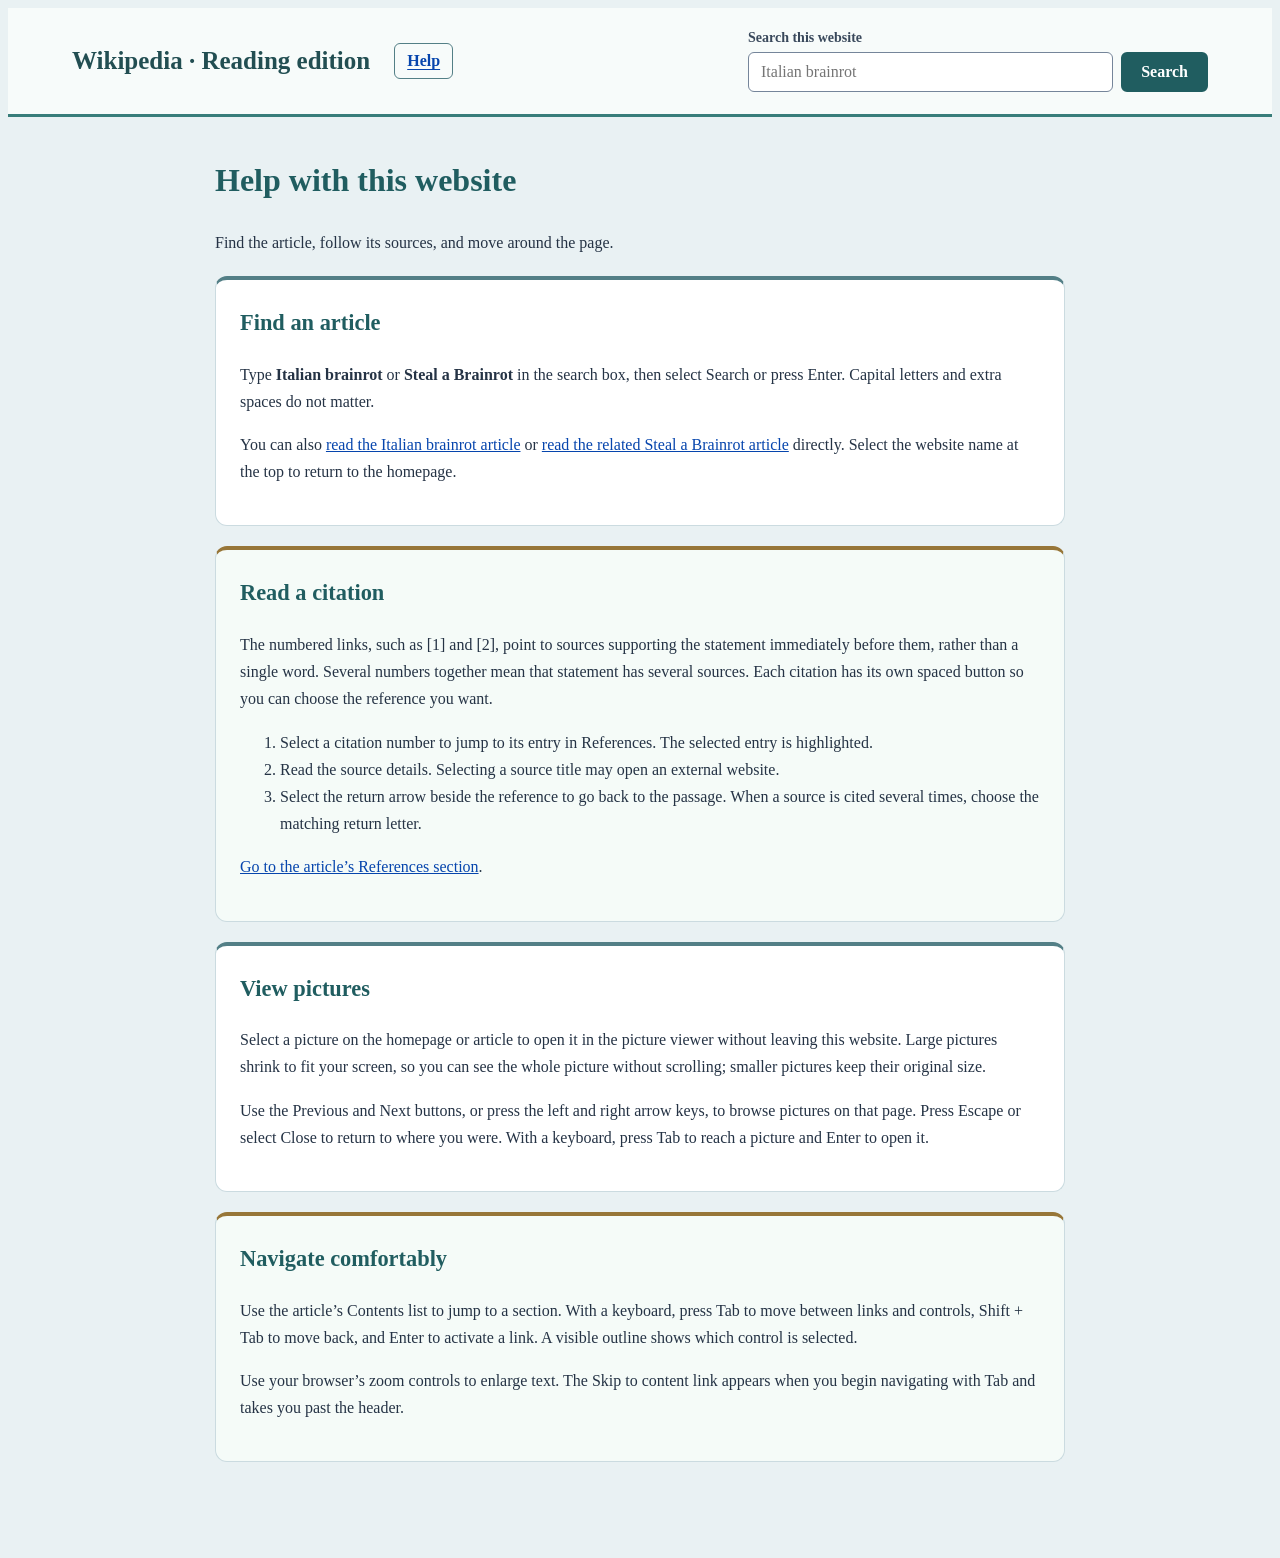
<file: public/help.html>
<!doctype html>
<html lang="en">
<head>
<meta charset="utf-8">
<meta name="viewport" content="width=device-width, initial-scale=1">
<title>Help · Reading edition</title>
<link rel="stylesheet" href="copy.css">
</head>
<body>
<a class="local-skip" href="#bodyContent">Skip to content</a>
<header class="local-header">
<nav class="local-navigation" aria-label="Main navigation">
<a href="index.html" class="local-home">Wikipedia · Reading edition</a>
<a class="local-help-link" href="help.html" aria-current="page">Help</a>
</nav>
<form action="search.html" method="get" role="search">
<label for="local-search">Search this website</label>
<div class="local-search-row"><input id="local-search" name="search" type="search" placeholder="Italian brainrot" required><button type="submit">Search</button></div>
</form>
</header>
<main id="bodyContent" class="help-main">
<h1>Help with this website</h1>
<p>Find the article, follow its sources, and move around the page.</p>
<section class="help-card" aria-labelledby="help-search">
<h2 id="help-search">Find an article</h2>
<p>Type <strong>Italian brainrot</strong> or <strong>Steal a Brainrot</strong> in the search box, then select Search or press Enter. Capital letters and extra spaces do not matter.</p>
<p>You can also <a href="article.html">read the Italian brainrot article</a> or <a href="steal-a-brainrot.html">read the related Steal a Brainrot article</a> directly. Select the website name at the top to return to the homepage.</p>
</section>
<section class="help-card" aria-labelledby="help-sources">
<h2 id="help-sources">Read a citation</h2>
<p>The numbered links, such as [1] and [2], point to sources supporting the statement immediately before them, rather than a single word. Several numbers together mean that statement has several sources. Each citation has its own spaced button so you can choose the reference you want.</p>
<ol>
<li>Select a citation number to jump to its entry in References. The selected entry is highlighted.</li>
<li>Read the source details. Selecting a source title may open an external website.</li>
<li>Select the return arrow beside the reference to go back to the passage. When a source is cited several times, choose the matching return letter.</li>
</ol>
<p><a href="article.html#References">Go to the article’s References section</a>.</p>
</section>
<section class="help-card" aria-labelledby="help-pictures">
<h2 id="help-pictures">View pictures</h2>
<p>Select a picture on the homepage or article to open it in the picture viewer without leaving this website. Large pictures shrink to fit your screen, so you can see the whole picture without scrolling; smaller pictures keep their original size.</p>
<p>Use the Previous and Next buttons, or press the left and right arrow keys, to browse pictures on that page. Press Escape or select Close to return to where you were. With a keyboard, press Tab to reach a picture and Enter to open it.</p>
</section>
<section class="help-card" aria-labelledby="help-navigation">
<h2 id="help-navigation">Navigate comfortably</h2>
<p>Use the article’s Contents list to jump to a section. With a keyboard, press Tab to move between links and controls, Shift + Tab to move back, and Enter to activate a link. A visible outline shows which control is selected.</p>
<p>Use your browser’s zoom controls to enlarge text. The Skip to content link appears when you begin navigating with Tab and takes you past the header.</p>
</section>
</main>
</body>
</html>
</file>
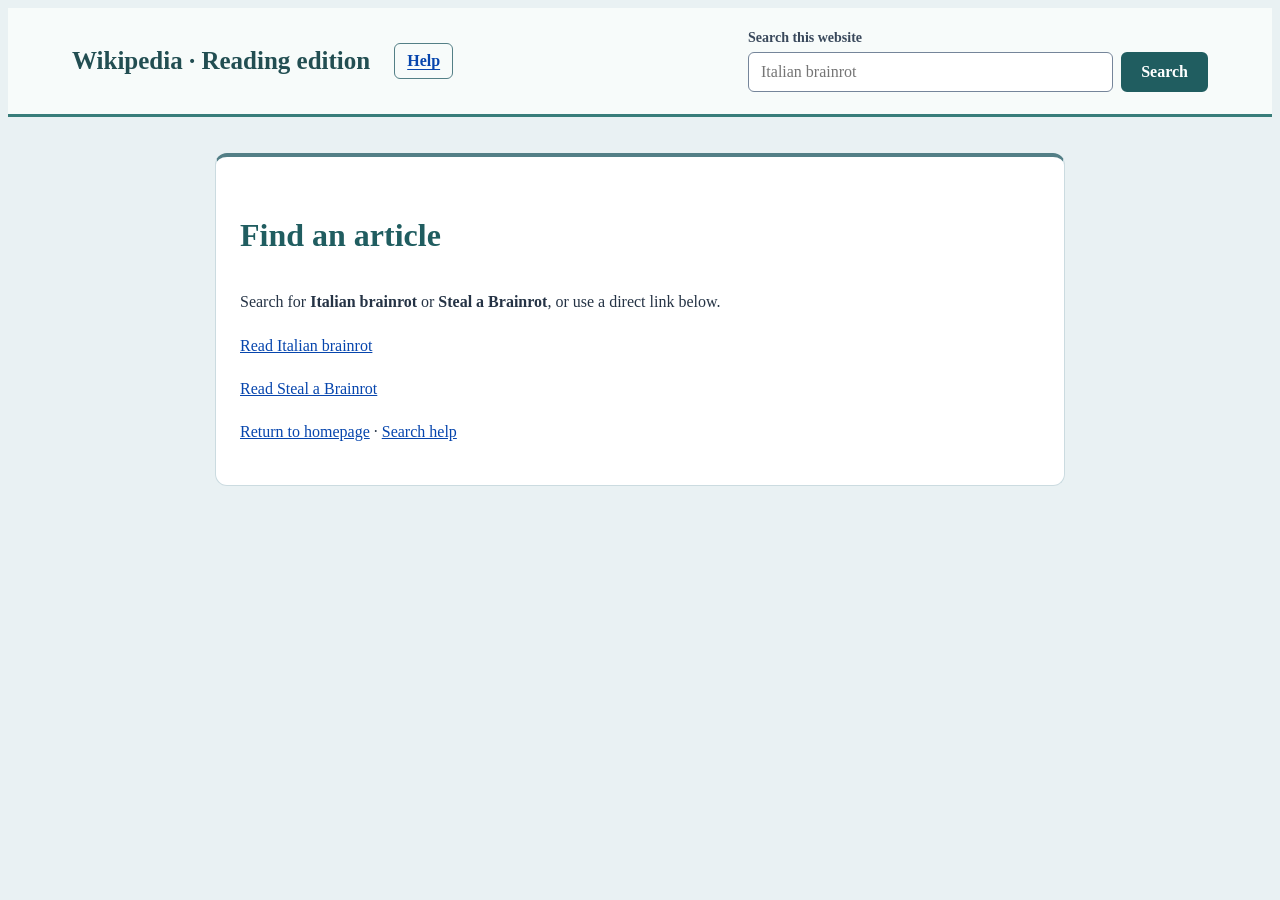
<file: public/search.html>
<!doctype html>
<html lang="en"><head><meta charset="utf-8">
<meta name="viewport" content="width=device-width,initial-scale=1">
<title>Search · Reading edition</title><link rel="stylesheet" href="copy.css">
<script src="search.js" defer></script></head><body>
<a class="local-skip" href="#bodyContent">Skip to content</a>
<header class="local-header">
<nav class="local-navigation" aria-label="Main navigation">
<a href="index.html" class="local-home">Wikipedia · Reading edition</a>
<a class="local-help-link" href="help.html">Help</a>
</nav>
<form action="search.html" method="get" role="search">
<label for="local-search">Search this website</label>
<div class="local-search-row"><input id="local-search" name="search" type="search" placeholder="Italian brainrot" required><button type="submit">Search</button></div>
</form>
</header>
<main id="bodyContent" class="help-main"><section class="help-card">
<h1 id="search-status">Find an article</h1>
<p>Search for <strong>Italian brainrot</strong> or <strong>Steal a Brainrot</strong>, or use a direct link below.</p>
<p><a href="article.html">Read Italian brainrot</a></p>
<p><a href="steal-a-brainrot.html">Read Steal a Brainrot</a></p>
<p><a href="index.html">Return to homepage</a> · <a href="help.html">Search help</a></p>
</section></main></body></html>
</file>
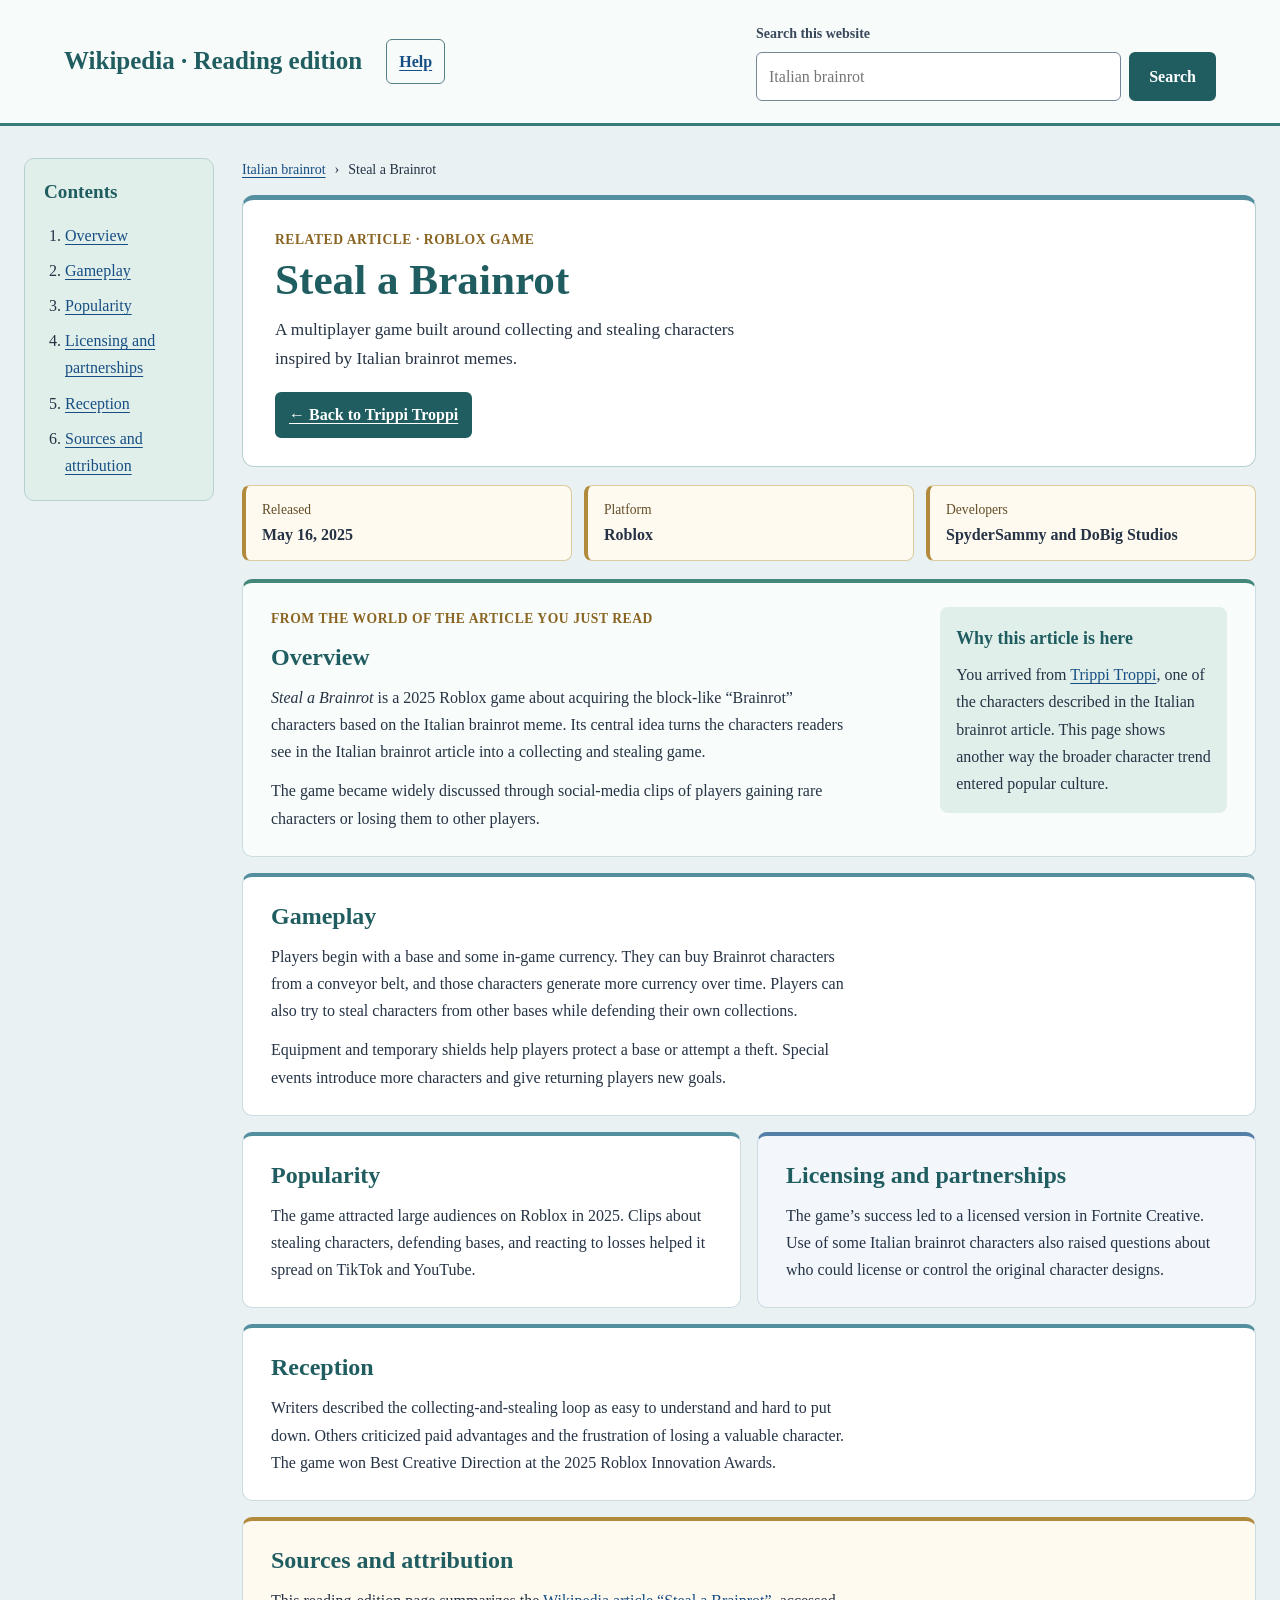
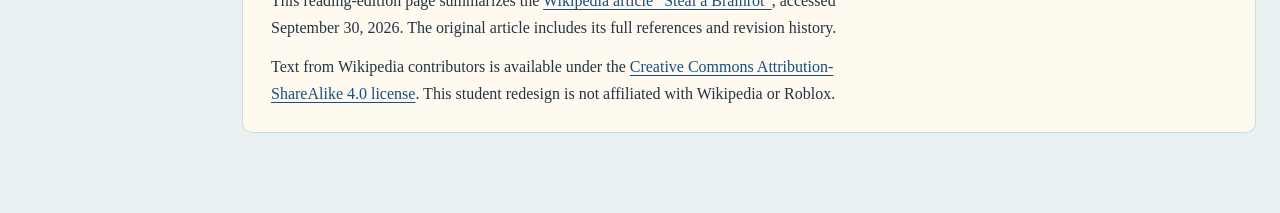
<file: public/steal-a-brainrot.html>
<!doctype html>
<html lang="en">
<head>
<meta charset="utf-8">
<meta name="viewport" content="width=device-width, initial-scale=1">
<title>Steal a Brainrot · Reading edition</title>
<link rel="stylesheet" href="copy.css">
</head>
<body class="related-page">
<a class="local-skip" href="#bodyContent">Skip to content</a>
<header class="local-header">
  <nav class="local-navigation" aria-label="Main navigation">
    <a href="index.html" class="local-home">Wikipedia · Reading edition</a>
    <a class="local-help-link" href="help.html">Help</a>
  </nav>
  <form action="search.html" method="get" role="search">
    <label for="local-search">Search this website</label>
    <div class="local-search-row">
      <input id="local-search" name="search" type="search" placeholder="Italian brainrot" required>
      <button type="submit">Search</button>
    </div>
  </form>
</header>

<div class="related-shell">
  <nav class="related-toc" aria-label="Contents">
    <h2>Contents</h2>
    <ol>
      <li><a href="#Overview">Overview</a></li>
      <li><a href="#Gameplay">Gameplay</a></li>
      <li><a href="#Popularity">Popularity</a></li>
      <li><a href="#Licensing">Licensing and partnerships</a></li>
      <li><a href="#Reception">Reception</a></li>
      <li><a href="#Sources">Sources and attribution</a></li>
    </ol>
  </nav>

  <main id="bodyContent" class="related-content">
    <nav class="related-breadcrumb" aria-label="Breadcrumb">
      <a href="article.html#Trippi_Troppi">Italian brainrot</a><span aria-hidden="true">›</span><span>Steal a Brainrot</span>
    </nav>

    <header class="related-hero">
      <p class="related-eyebrow">Related article · Roblox game</p>
      <h1>Steal a Brainrot</h1>
      <p>A multiplayer game built around collecting and stealing characters inspired by Italian brainrot memes.</p>
      <a class="related-back" href="article.html#Trippi_Troppi">← Back to Trippi Troppi</a>
    </header>

    <div class="related-facts" aria-label="Game facts">
      <div><span>Released</span><strong>May 16, 2025</strong></div>
      <div><span>Platform</span><strong>Roblox</strong></div>
      <div><span>Developers</span><strong>SpyderSammy and DoBig Studios</strong></div>
    </div>

    <section class="related-card related-overview" id="Overview" aria-labelledby="Overview-heading">
      <div>
        <p class="related-kicker">From the world of the article you just read</p>
        <h2 id="Overview-heading">Overview</h2>
        <p><i>Steal a Brainrot</i> is a 2025 Roblox game about acquiring the block-like “Brainrot” characters based on the Italian brainrot meme. Its central idea turns the characters readers see in the Italian brainrot article into a collecting and stealing game.</p>
        <p>The game became widely discussed through social-media clips of players gaining rare characters or losing them to other players.</p>
      </div>
      <aside class="related-connection" aria-label="Connection to the previous article">
        <h3>Why this article is here</h3>
        <p>You arrived from <a href="article.html#Trippi_Troppi">Trippi Troppi</a>, one of the characters described in the Italian brainrot article. This page shows another way the broader character trend entered popular culture.</p>
      </aside>
    </section>

    <section class="related-card" id="Gameplay" aria-labelledby="Gameplay-heading">
      <h2 id="Gameplay-heading">Gameplay</h2>
      <p>Players begin with a base and some in-game currency. They can buy Brainrot characters from a conveyor belt, and those characters generate more currency over time. Players can also try to steal characters from other bases while defending their own collections.</p>
      <p>Equipment and temporary shields help players protect a base or attempt a theft. Special events introduce more characters and give returning players new goals.</p>
    </section>

    <div class="related-columns">
      <section class="related-card" id="Popularity" aria-labelledby="Popularity-heading">
        <h2 id="Popularity-heading">Popularity</h2>
        <p>The game attracted large audiences on Roblox in 2025. Clips about stealing characters, defending bases, and reacting to losses helped it spread on TikTok and YouTube.</p>
      </section>
      <section class="related-card" id="Licensing" aria-labelledby="Licensing-heading">
        <h2 id="Licensing-heading">Licensing and partnerships</h2>
        <p>The game’s success led to a licensed version in Fortnite Creative. Use of some Italian brainrot characters also raised questions about who could license or control the original character designs.</p>
      </section>
    </div>

    <section class="related-card" id="Reception" aria-labelledby="Reception-heading">
      <h2 id="Reception-heading">Reception</h2>
      <p>Writers described the collecting-and-stealing loop as easy to understand and hard to put down. Others criticized paid advantages and the frustration of losing a valuable character. The game won Best Creative Direction at the 2025 Roblox Innovation Awards.</p>
    </section>

    <section class="related-card related-sources" id="Sources" aria-labelledby="Sources-heading">
      <h2 id="Sources-heading">Sources and attribution</h2>
      <p>This reading-edition page summarizes the <a href="https://en.wikipedia.org/wiki/Steal_a_Brainrot">Wikipedia article “Steal a Brainrot”</a>, accessed September 30, 2026. The original article includes its full references and revision history.</p>
      <p>Text from Wikipedia contributors is available under the <a href="https://creativecommons.org/licenses/by-sa/4.0/">Creative Commons Attribution-ShareAlike 4.0 license</a>. This student redesign is not affiliated with Wikipedia or Roblox.</p>
    </section>
  </main>
</div>
</body>
</html>
</file>
<file: public/assets/wikipedia-0.css>
span[rel='mw:referencedBy'] > a::before{content:counter(mw-references,var(--cite-counter-style)) var(--cite-backlink-separator) counter(mw-ref-linkback,var(--cite-counter-style))}:root{--cite-backlink-separator:'.';--cite-counter-style:decimal}.mw-ref-follow{display:none}ol.mw-references{counter-reset:mw-ref-details-parent mw-references list-item}ol.mw-references > li{counter-increment:mw-ref-details-parent mw-references}[rel~='mw:referencedBy']::before{content:'↑ '}span[rel~='mw:referencedBy']{counter-reset:mw-ref-linkback -1}span[rel~='mw:referencedBy'] a::before{counter-increment:mw-ref-linkback;line-height:1;vertical-align:super;font-size:smaller}.skin-minerva span[rel~='mw:referencedBy'] a::before{font-size:0.75em}span[rel~='mw:referencedBy'] a::after{content:' ';line-height:1}span[rel~='mw:referencedBy'] a:last-child::after{content:''}x-thereisnoelementwiththisname[rel='mw:referencedBy']::before,span.mw-linkback-text{display:none}.mw-ext-cite-warning{font-size:larger;color:#ac6600}.mw-cite-backlink,.cite-accessibility-label{-webkit-user-select:none;-moz-user-select:none;user-select:none}.mw-references-columns{-moz-column-width:30em;column-width:30em;margin-top:0.3em}.vector-feature-limited-width-clientpref-1 .mw-references-columns,.skin-minerva .mw-references-columns{-moz-column-width:27em;column-width:27em}.mw-parser-output .mw-references-columns .references{margin-top:0}.mw-references-columns li{page-break-inside:avoid;break-inside:avoid-column}ol.references{counter-reset:mw-ref-details-parent mw-references list-item}ol.references > li{counter-increment:mw-ref-details-parent mw-references;counter-reset:mw-ref-details-child}ol.references .mw-subreference-list{margin-top:0}ol.references .mw-subreference-list > li{counter-increment:mw-ref-details-child}ol.references .mw-subreference-list > li::marker{content:counter(mw-ref-details-parent,decimal) '.' counter(mw-ref-details-child,decimal) '. '}_::-webkit-full-page-media,ol.references > li > ol.mw-subreference-list > li::before{content:counter(mw-ref-details-parent,decimal) '.' counter(mw-ref-details-child,decimal) '.\00a0';display:inline-block;margin-left:-3.2em;min-width:3.2em;text-align:right}_::-webkit-full-page-media,ol.references > li > ol.mw-subreference-list > li::marker{content:none}_::-webkit-full-page-media,ol.references > li > ol.mw-subreference-list{list-style-type:none}sup.reference{unicode-bidi:-moz-isolate;unicode-bidi:-webkit-isolate;unicode-bidi:isolate;white-space:nowrap;font-weight:400;font-style:normal}ol.references li:target,sup.reference:target{background-color:var(--background-color-progressive-subtle,#e8eeff)}.mw-ext-cite-error{font-weight:700;unicode-bidi:embed}.mw-ext-cite-error code{background-color:var(--background-color-transparent,transparent);color:inherit;padding:1px 2px}.mw-cite-dir-ltr .reference-text{direction:ltr;unicode-bidi:embed}.mw-cite-dir-rtl .reference-text{direction:rtl;unicode-bidi:embed}.mw-cite-dir-auto:has(.reference-text:dir(ltr)){direction:ltr;text-align:left}.mw-cite-dir-auto:has(.reference-text:dir(rtl)){direction:rtl;text-align:right}@media print{.mw-cite-backlink{display:none}}#p-lang .uls-settings-trigger{background:transparent url("https://en.wikipedia.org/w/extensions/UniversalLanguageSelector/resources/images/cog-sprite.svg?39d1e") no-repeat center top;border:0;min-height:16px;min-width:16px;float:right;cursor:pointer}#p-lang .uls-settings-trigger::-moz-focus-inner{border:0}#p-lang .uls-settings-trigger:focus{outline:1px solid #36c}.skin-vector #p-lang .uls-settings-trigger{margin-top:8px}#p-lang .uls-settings-trigger:hover{background-position:center -16px}.client-nojs #ca-ve-edit,.ve-not-available #ca-ve-edit,.client-nojs .mw-editsection-visualeditor + .mw-editsection-divider,.ve-not-available .mw-editsection-visualeditor + .mw-editsection-divider,.client-nojs .mw-editsection-visualeditor,.ve-not-available .mw-editsection-visualeditor{display:none}.client-nojs a.mw-editsection-visualeditor:first-of-type + .mw-editsection-divider + a::before,.ve-not-available a.mw-editsection-visualeditor:first-of-type + .mw-editsection-divider + a::before,.client-nojs a.mw-editsection-visualeditor:first-of-type + a::before,.ve-not-available a.mw-editsection-visualeditor:first-of-type + a::before{content:'[';content:'[' / '';margin-right:0.25em;margin-inline:0 0.25em}.client-nojs a:has(+ .mw-editsection-divider + a.mw-editsection-visualeditor:last-of-type)::after,.ve-not-available a:has(+ .mw-editsection-divider + a.mw-editsection-visualeditor:last-of-type)::after,.client-nojs a:has(+ a.mw-editsection-visualeditor:last-of-type)::after,.ve-not-available a:has(+ a.mw-editsection-visualeditor:last-of-type)::after{content:']';content:']' / '';margin-left:0.25em;margin-inline:0.25em 0}body.skin-minerva .mw-parser-output .ambox,body.skin-minerva .mw-parser-output table.ambox{display:block;margin:0}.client-js body.skin-minerva .mw-parser-output .ambox{cursor:pointer;width:auto;background:var(--background-color-interactive-subtle,#f8f9fa) !important;color:var(--color-subtle,#54595d);margin-bottom:1px}.client-js body.skin-minerva .mw-parser-output .ambox tbody{display:table;width:100%}.client-js body.skin-minerva .mw-parser-output .ambox .mbox-text-div,.client-js body.skin-minerva .mw-parser-output .ambox .mbox-text-span{display:block;max-height:3.3em;height:3.3em;overflow:hidden}.client-js body.skin-minerva .mw-parser-output .ambox div{margin:0 !important;padding:0 !important}.client-js body.skin-minerva .mw-parser-output .ambox td,.client-js body.skin-minerva .mw-parser-output .ambox div.mbox-text{position:relative;padding:8px 8px 8px 32px !important}.client-js body.skin-minerva .mw-parser-output .ambox td > div,.client-js body.skin-minerva .mw-parser-output .ambox div.mbox-text > div,.client-js body.skin-minerva .mw-parser-output .ambox td > span,.client-js body.skin-minerva .mw-parser-output .ambox div.mbox-text > span{font-size:0.8125rem}.client-js body.skin-minerva .mw-parser-output .ambox b{font-weight:inherit}.client-js body.skin-minerva .mw-parser-output .ambox a{color:inherit !important;-webkit-tap-highlight-color:rgba(0,0,0,0) !important}.client-js body.skin-minerva .mw-parser-output .ambox a:hover,.client-js body.skin-minerva .mw-parser-output .ambox a:focus{text-decoration:none;outline:inherit}.client-js body.skin-minerva .mw-parser-output .ambox small,.client-js body.skin-minerva .mw-parser-output .ambox .hide-when-compact,.client-js body.skin-minerva .mw-parser-output .ambox .mw-collapsible-content,.client-js body.skin-minerva .mw-parser-output .ambox .mbox-empty-cell,.client-js body.skin-minerva .mw-parser-output .ambox hr,.client-js body.skin-minerva .mw-parser-output .ambox .verbose,.client-js body.skin-minerva .mw-parser-output .ambox table,.client-js body.skin-minerva .mw-parser-output .ambox .mbox-image{display:none}.client-js body.skin-minerva .mw-parser-output .ambox .minerva-ambox-icon{position:absolute;left:8px;top:11px}.client-js body.skin-minerva .mw-parser-output .ambox .ambox-learn-more{color:var(--color-progressive,#36c);position:absolute;right:8px;bottom:8px;z-index:0;line-height:1.65}.client-js body.skin-minerva .mw-parser-output .ambox .ambox-learn-more::before{content:'';position:absolute;z-index:-100;bottom:0;right:0;width:100%;height:100%;box-sizing:content-box;padding-left:4em;background:linear-gradient(to right,transparent 0,var(--background-color-interactive-subtle,#f8f9fa) 3em)}@media screen and (min-width:640px){.client-js body.skin-minerva .mw-parser-output .ambox .mbox-text-div,.client-js body.skin-minerva .mw-parser-output .ambox .mbox-text-span{height:auto;margin-bottom:24px !important}.client-js body.skin-minerva .mw-parser-output .ambox .ambox-learn-more{left:32px;right:0;background:none}.client-js body.skin-minerva .mw-parser-output .ambox .ambox-learn-more::before{top:-1.65em;width:10px}}body.skin--responsive.skin-minerva .mw-parser-output .infobox{float:none !important;margin-left:0 !important;margin-right:0 !important;font-size:90%;position:relative;border:1px solid var(--border-color-muted,#dadde3);margin-bottom:2em;color:var(--color-base,#202122);background-color:var(--background-color-interactive-subtle,#f8f9fa);display:flex;flex:1 1 100%;flex-flow:column nowrap;width:100% !important;max-width:100% !important;text-align:start}body.skin--responsive.skin-minerva .mw-parser-output .infobox caption{padding:10px 10px 0;text-align:center}body.skin--responsive.skin-minerva .mw-parser-output .infobox th,body.skin--responsive.skin-minerva .mw-parser-output .infobox td{vertical-align:top;border:0;border-bottom:1px solid var(--border-color-muted,#dadde3);padding:7px 10px}body.skin--responsive.skin-minerva .mw-parser-output .infobox tbody > tr > td,body.skin--responsive.skin-minerva .mw-parser-output .infobox tbody > tr > th{flex:1 0}body.skin--responsive.skin-minerva .mw-parser-output .infobox td:only-child,body.skin--responsive.skin-minerva .mw-parser-output .infobox th:only-child{width:100%}body.skin--responsive.skin-minerva .mw-parser-output .infobox tr:last-child th,body.skin--responsive.skin-minerva .mw-parser-output .infobox tr:last-child td{border:0}body.skin--responsive.skin-minerva .mw-parser-output .infobox > tbody,body.skin--responsive.skin-minerva .mw-parser-output .infobox > caption{display:flex;flex-flow:column nowrap}body.skin--responsive.skin-minerva .mw-parser-output .infobox > tbody > tr{min-width:100%;display:flex;flex-flow:row nowrap}@media all and (min-width:640px){body.skin-minerva.skin--responsive .mw-parser-output .infobox{margin:0.5em 0 1em 35px !important;max-width:320px !important;width:auto !important;float:right !important;clear:right !important}}body.skin--responsive.skin-minerva .mw-parser-output .hatnote,body.skin--responsive.skin-minerva .mw-parser-output .dablink,body.skin--responsive.skin-minerva .mw-parser-output .rellink{padding:5px 7px;color:var(--color-subtle,#54595d);font-size:0.8125rem;background-color:var(--background-color-interactive-subtle,#f8f9fa);margin-bottom:1px;overflow:hidden}[bgcolor]{color:#333}@media screen{html.skin-theme-clientpref-night{}html.skin-theme-clientpref-night .hatnote:not(.notheme),html.skin-theme-clientpref-night .dablink:not(.notheme),html.skin-theme-clientpref-night .rellink:not(.notheme),html.skin-theme-clientpref-night .infobox:not(.notheme){color:var(--color-base,#202122) !important;background-color:var(--background-color-interactive-subtle,#f8f9fa) !important}html.skin-theme-clientpref-night .infobox td:not(.notheme),html.skin-theme-clientpref-night .infobox th:not(.notheme),html.skin-theme-clientpref-night .infobox-above:not(.notheme),html.skin-theme-clientpref-night .infobox p:not(.notheme),html.skin-theme-clientpref-night .infobox > div:not(.notheme),html.skin-theme-clientpref-night .infobox caption:not(.notheme),html.skin-theme-clientpref-night .infobox--frwiki td:not(.notheme),html.skin-theme-clientpref-night .infobox--frwiki th:not(.notheme),html.skin-theme-clientpref-night .infobox--frwiki p:not(.notheme),html.skin-theme-clientpref-night .infobox--frwiki > div:not(.notheme),html.skin-theme-clientpref-night .infobox--frwiki caption:not(.notheme),html.skin-theme-clientpref-night .sinottico th:not(.notheme),html.skin-theme-clientpref-night .infobox-header:not(.notheme),html.skin-theme-clientpref-night .skin-nightmode-reset-color:not(.notheme),html.skin-theme-clientpref-night .navigation-box:not(.notheme),html.skin-theme-clientpref-night .metadata:not(.notheme),html.skin-theme-clientpref-night .quotebox:not(.notheme),html.skin-theme-clientpref-night .side-box:not(.notheme),html.skin-theme-clientpref-night .side-box div:not(.notheme),html.skin-theme-clientpref-night .navbox:not(.notheme),html.skin-theme-clientpref-night .navbox-subgroup:not(.notheme),html.skin-theme-clientpref-night .navbox-group:not(.notheme),html.skin-theme-clientpref-night .navbox-even:not(.notheme),html.skin-theme-clientpref-night .navbox-abovebelow:not(.notheme),html.skin-theme-clientpref-night .navbox-title:not(.notheme){background:inherit !important;color:inherit !important;border-color:var(--border-color-subtle,#c8ccd1) !important}html.skin-theme-clientpref-night .mw-parser-output [style*='background']{color:#202122}html.skin-theme-clientpref-night body.ns-0:not(.page-Main_Page) .mw-parser-output table:not(.infobox):not(.navbox-inner):not(.navbox) [bgcolor] a:not(.mw-selflink),html.skin-theme-clientpref-night body.ns-0:not(.page-Main_Page) .mw-parser-output table:not(.infobox):not(.navbox-inner):not(.navbox)[style*="background"]:not([style*="transparent"]):not([style*="inherit"]) a:not(.mw-selflink),html.skin-theme-clientpref-night body.ns-0:not(.page-Main_Page) .mw-parser-output table:not(.infobox):not(.navbox-inner):not(.navbox) th[style*="background"]:not([style*="transparent"]):not([style*="inherit"]) a:not(.mw-selflink),html.skin-theme-clientpref-night body.ns-0:not(.page-Main_Page) .mw-parser-output table:not(.infobox):not(.navbox-inner):not(.navbox) td[style*="background"]:not([style*="transparent"]):not([style*="inherit"]) a:not(.mw-selflink),html.skin-theme-clientpref-night body.ns-0:not(.page-Main_Page) .mw-parser-output table:not(.infobox):not(.navbox-inner):not(.navbox) tr[style*="background"]:not([style*="transparent"]):not([style*="inherit"]) td a:not(.mw-selflink){color:var(--color-base-fixed,#202122);text-decoration:underline}html.skin-theme-clientpref-night body.ns-0:not(.page-Main_Page) .mw-parser-output table:not(.infobox):not(.navbox-inner):not(.navbox) [bgcolor] a.new,html.skin-theme-clientpref-night body.ns-0:not(.page-Main_Page) .mw-parser-output table:not(.infobox):not(.navbox-inner):not(.navbox)[style*="background"]:not([style*="transparent"]):not([style*="inherit"]) a.new,html.skin-theme-clientpref-night body.ns-0:not(.page-Main_Page) .mw-parser-output table:not(.infobox):not(.navbox-inner):not(.navbox) th[style*="background"]:not([style*="transparent"]):not([style*="inherit"]) a.new,html.skin-theme-clientpref-night body.ns-0:not(.page-Main_Page) .mw-parser-output table:not(.infobox):not(.navbox-inner):not(.navbox) td[style*="background"]:not([style*="transparent"]):not([style*="inherit"]) a.new,html.skin-theme-clientpref-night body.ns-0:not(.page-Main_Page) .mw-parser-output table:not(.infobox):not(.navbox-inner):not(.navbox) tr[style*="background"]:not([style*="transparent"]):not([style*="inherit"]) td a.new{text-decoration-style:wavy}}@media screen and (prefers-color-scheme:dark){html.skin-theme-clientpref-os{}html.skin-theme-clientpref-os .infobox td:not(.notheme),html.skin-theme-clientpref-os .infobox th:not(.notheme),html.skin-theme-clientpref-os .infobox-above:not(.notheme),html.skin-theme-clientpref-os .infobox p:not(.notheme),html.skin-theme-clientpref-os .infobox > div:not(.notheme),html.skin-theme-clientpref-os .infobox caption:not(.notheme),html.skin-theme-clientpref-os .infobox--frwiki td:not(.notheme),html.skin-theme-clientpref-os .infobox--frwiki th:not(.notheme),html.skin-theme-clientpref-os .infobox--frwiki p:not(.notheme),html.skin-theme-clientpref-os .infobox--frwiki > div:not(.notheme),html.skin-theme-clientpref-os .infobox--frwiki caption:not(.notheme),html.skin-theme-clientpref-os .sinottico th:not(.notheme),html.skin-theme-clientpref-os .infobox-header:not(.notheme),html.skin-theme-clientpref-os .skin-nightmode-reset-color:not(.notheme),html.skin-theme-clientpref-os .navigation-box:not(.notheme),html.skin-theme-clientpref-os .metadata:not(.notheme),html.skin-theme-clientpref-os .quotebox:not(.notheme),html.skin-theme-clientpref-os .side-box:not(.notheme),html.skin-theme-clientpref-os .side-box div:not(.notheme),html.skin-theme-clientpref-os .navbox:not(.notheme),html.skin-theme-clientpref-os .navbox-subgroup:not(.notheme),html.skin-theme-clientpref-os .navbox-group:not(.notheme),html.skin-theme-clientpref-os .navbox-even:not(.notheme),html.skin-theme-clientpref-os .navbox-abovebelow:not(.notheme),html.skin-theme-clientpref-os .navbox-title:not(.notheme){background:inherit !important;color:inherit !important;border-color:var(--border-color-subtle,#c8ccd1) !important}html.skin-theme-clientpref-os .hatnote:not(.notheme),html.skin-theme-clientpref-os .dablink:not(.notheme),html.skin-theme-clientpref-os .rellink:not(.notheme),html.skin-theme-clientpref-os .infobox:not(.notheme){color:var(--color-base,#202122) !important;background-color:var(--background-color-interactive-subtle,#f8f9fa) !important}html.skin-theme-clientpref-os .mw-parser-output [style*='background']{color:#202122}html.skin-theme-clientpref-os body.ns-0:not(.page-Main_Page) .mw-parser-output table:not(.infobox):not(.navbox-inner):not(.navbox) [bgcolor] a:not(.mw-selflink),html.skin-theme-clientpref-os body.ns-0:not(.page-Main_Page) .mw-parser-output table:not(.infobox):not(.navbox-inner):not(.navbox)[style*="background"]:not([style*="transparent"]):not([style*="inherit"]) a:not(.mw-selflink),html.skin-theme-clientpref-os body.ns-0:not(.page-Main_Page) .mw-parser-output table:not(.infobox):not(.navbox-inner):not(.navbox) th[style*="background"]:not([style*="transparent"]):not([style*="inherit"]) a:not(.mw-selflink),html.skin-theme-clientpref-os body.ns-0:not(.page-Main_Page) .mw-parser-output table:not(.infobox):not(.navbox-inner):not(.navbox) td[style*="background"]:not([style*="transparent"]):not([style*="inherit"]) a:not(.mw-selflink),html.skin-theme-clientpref-os body.ns-0:not(.page-Main_Page) .mw-parser-output table:not(.infobox):not(.navbox-inner):not(.navbox) tr[style*="background"]:not([style*="transparent"]):not([style*="inherit"]) td a:not(.mw-selflink){color:var(--color-base-fixed,#202122);text-decoration:underline}html.skin-theme-clientpref-os body.ns-0:not(.page-Main_Page) .mw-parser-output table:not(.infobox):not(.navbox-inner):not(.navbox) [bgcolor] a.new,html.skin-theme-clientpref-os body.ns-0:not(.page-Main_Page) .mw-parser-output table:not(.infobox):not(.navbox-inner):not(.navbox)[style*="background"]:not([style*="transparent"]):not([style*="inherit"]) a.new,html.skin-theme-clientpref-os body.ns-0:not(.page-Main_Page) .mw-parser-output table:not(.infobox):not(.navbox-inner):not(.navbox) th[style*="background"]:not([style*="transparent"]):not([style*="inherit"]) a.new,html.skin-theme-clientpref-os body.ns-0:not(.page-Main_Page) .mw-parser-output table:not(.infobox):not(.navbox-inner):not(.navbox) td[style*="background"]:not([style*="transparent"]):not([style*="inherit"]) a.new,html.skin-theme-clientpref-os body.ns-0:not(.page-Main_Page) .mw-parser-output table:not(.infobox):not(.navbox-inner):not(.navbox) tr[style*="background"]:not([style*="transparent"]):not([style*="inherit"]) td a.new{text-decoration-style:wavy}}@media screen{.skin-theme-clientpref-night .ns-100 .mw-parser-output :not(.notheme):not(a){background:inherit !important;color:inherit !important;border-color:var(--border-color-subtle,#c8ccd1) !important}}@media screen and (prefers-color-scheme:dark){.skin-theme-clientpref-os .ns-100 .mw-parser-output :not(.notheme):not(a){background:inherit !important;color:inherit !important;border-color:var(--border-color-subtle,#c8ccd1) !important}}.client-js{}.client-js ol.mw-collapsible::before,.client-js ul.mw-collapsible::before,.client-js .mw-collapsible-toggle-li{display:list-item;list-style:none;margin-bottom:0.1em}.client-js ol.mw-made-collapsible::before,.client-js ul.mw-made-collapsible::before{display:none}.client-js .mw-collapsible:not(.mw-made-collapsible) .mw-collapsible-toggle-placeholder:before,.client-js ol.mw-collapsible:not(.mw-made-collapsible):before,.client-js ul.mw-collapsible:not(.mw-made-collapsible):before,.client-js table.mw-collapsible:not(.mw-made-collapsible) :first-child tr:first-child th:last-child:before,.client-js table.mw-collapsible:not(.mw-made-collapsible) > caption:first-child:after,.client-js div.mw-collapsible:not(.mw-made-collapsible):before{content:'[hide]'}.client-js .mw-collapsed:not(.mw-made-collapsible) .mw-collapsible-toggle-placeholder:before,.client-js td.mw-collapsed:not(.mw-made-collapsible):before,.client-js table.mw-collapsed:not(.mw-made-collapsible) :first-child tr:first-child th:last-child:before,.client-js table.mw-collapsed:not(.mw-made-collapsible) > caption:first-child:after,.client-js div.mw-collapsed:not(.mw-made-collapsible):before{content:'[show]'}.client-js .mw-collapsible[id^='mw-customcollapsible'] th::before,.client-js .mw-collapsible[id^='mw-customcollapsible']::before{content:none !important}.client-js .mw-collapsible:not(.mw-made-collapsible):has(.mw-collapsible-toggle,.mw-collapsible-toggle-placeholder) th::before,.client-js .mw-collapsible:not(.mw-made-collapsible):has(.mw-collapsible-toggle,.mw-collapsible-toggle-placeholder)::before{content:none !important}.client-js table.mw-collapsible:not(.mw-made-collapsible) > caption:first-child:after{float:none;display:block}.client-js .mw-collapsed:not(.mw-made-collapsible) > p,.client-js .mw-collapsed:not(.mw-made-collapsible) > table,.client-js .mw-collapsed:not(.mw-made-collapsible) > thead + tbody,.client-js .mw-collapsed:not(.mw-made-collapsible) tr:not(:first-child),.client-js .mw-collapsed:not(.mw-made-collapsible) .mw-collapsible-content{display:none}.mw-collapsible:not(.mw-made-collapsible) th:before,.mw-collapsible:not(.mw-made-collapsible):before,.mw-collapsible-toggle-placeholder,.mw-collapsible-toggle{float:right}.mw-content-ltr .mw-collapsible:not(.mw-made-collapsible) th:before,.mw-content-rtl .mw-content-ltr .mw-collapsible:not(.mw-made-collapsible) th:before,.mw-content-ltr .mw-collapsible:not(.mw-made-collapsible):before,.mw-content-rtl .mw-content-ltr .mw-collapsible:not(.mw-made-collapsible):before,.mw-content-ltr .mw-collapsible-toggle-placeholder,.mw-content-rtl .mw-content-ltr .mw-collapsible-toggle-placeholder,.mw-content-ltr .mw-collapsible-toggle,.mw-content-rtl .mw-content-ltr .mw-collapsible-toggle{float:right}.mw-content-rtl .mw-collapsible:not(.mw-made-collapsible) th:before,.mw-content-ltr .mw-content-rtl .mw-collapsible:not(.mw-made-collapsible) th:before,.mw-content-rtl .mw-collapsible:not(.mw-made-collapsible):before,.mw-content-ltr .mw-content-rtl .mw-collapsible:not(.mw-made-collapsible):before,.mw-content-rtl .mw-collapsible-toggle-placeholder,.mw-content-ltr .mw-content-rtl .mw-collapsible-toggle-placeholder,.mw-content-rtl .mw-collapsible-toggle,.mw-content-ltr .mw-content-rtl .mw-collapsible-toggle{float:left}li .mw-collapsible-toggle-placeholder,.mw-content-ltr li .mw-collapsible-toggle-placeholder,.mw-content-rtl li .mw-collapsible-toggle-placeholder,.mw-content-ltr .mw-content-rtl li .mw-collapsible-toggle-placeholder,.mw-content-rtl .mw-content-ltr li .mw-collapsible-toggle-placeholder,li .mw-collapsible-toggle,.mw-content-ltr li .mw-collapsible-toggle,.mw-content-rtl li .mw-collapsible-toggle,.mw-content-ltr .mw-content-rtl li .mw-collapsible-toggle,.mw-content-rtl .mw-content-ltr li .mw-collapsible-toggle{float:none}ol.mw-collapsible:not(.mw-made-collapsible):before,ul.mw-collapsible:not(.mw-made-collapsible):before{float:none !important}.mw-parser-output{counter-reset:mw-numbered-ext-link}.mw-parser-output a[rel~='mw:ExtLink'].autonumber:empty::after{content:'[' counter(mw-numbered-ext-link) ']';counter-increment:mw-numbered-ext-link}.mw-body-content figure[typeof~='mw:File'] > a,.mw-body-content figure[typeof~='mw:File/Frameless'] > a{border:0}figure[typeof~='mw:File'].mw-halign-right,figure[typeof~='mw:File/Frameless'].mw-halign-right{margin:0 0 0.5em 0.5em;clear:right;float:right}figure[typeof~='mw:File'].mw-halign-left,figure[typeof~='mw:File/Frameless'].mw-halign-left{margin:0 0.5em 0.5em 0;clear:left;float:left}figure[typeof~='mw:File'].mw-halign-none,figure[typeof~='mw:File/Frameless'].mw-halign-none{clear:none;float:none}figure[typeof~='mw:File'].mw-halign-center,figure[typeof~='mw:File/Frameless'].mw-halign-center{margin:0 auto;display:table;border-collapse:collapse;clear:none;float:none}figure[typeof~='mw:File'] > figcaption,figure[typeof~='mw:File/Frameless'] > figcaption{display:none}figure[typeof~='mw:File/Thumb'],figure[typeof~='mw:File/Frame']{display:table;text-align:center;border-collapse:collapse;line-height:0;margin:0.5em 0 1.3em 1.4em;clear:right;float:right}.mw-body-content figure[typeof~='mw:File/Thumb'] > a,.mw-body-content figure[typeof~='mw:File/Frame'] > a{border:0}.mw-content-ltr figure[typeof~='mw:File/Thumb'],.mw-content-ltr figure[typeof~='mw:File/Frame']{margin:0.5em 0 1.3em 1.4em;clear:right;float:right}.mw-content-rtl figure[typeof~='mw:File/Thumb'],.mw-content-rtl figure[typeof~='mw:File/Frame']{margin:0.5em 1.4em 1.3em 0;clear:left;float:left}figure[typeof~='mw:File/Thumb'].mw-halign-right,figure[typeof~='mw:File/Frame'].mw-halign-right{margin:0.5em 0 1.3em 1.4em;clear:right;float:right}figure[typeof~='mw:File/Thumb'].mw-halign-left,figure[typeof~='mw:File/Frame'].mw-halign-left{margin:0.5em 1.4em 1.3em 0;clear:left;float:left}figure[typeof~='mw:File/Thumb'].mw-halign-none,figure[typeof~='mw:File/Frame'].mw-halign-none{margin:0;margin-bottom:0.5em;clear:none;float:none}figure[typeof~='mw:File/Thumb'].mw-halign-center,figure[typeof~='mw:File/Frame'].mw-halign-center{margin:0 auto 0.5em auto;clear:none;float:none}figure[typeof~='mw:File/Thumb'] > :not(figcaption) .mw-file-element,figure[typeof~='mw:File/Frame'] > :not(figcaption) .mw-file-element{margin:3px}figure[typeof~='mw:File/Thumb'] > :not(figcaption) .mw-broken-media,figure[typeof~='mw:File/Frame'] > :not(figcaption) .mw-broken-media{display:inline-block;line-height:1.6em;word-break:break-word;width:180px;font-size:94%}figure[typeof~='mw:File/Thumb'] > figcaption,figure[typeof~='mw:File/Frame'] > figcaption{display:table-caption;caption-side:bottom;background-color:inherit;line-height:1.4em;word-break:break-word;text-align:start;padding:0 6px 6px 6px}@media all and (max-width:calc(640px - 1px)){body.skin--responsive figure{margin:0 auto !important;float:none !important}}figure[typeof~='mw:File/Frame'] > figcaption:empty{padding-bottom:0}figure[typeof~='mw:File/Thumb'] > figcaption:empty{padding-bottom:3px}.mw-valign-middle .mw-file-element{vertical-align:middle}.mw-valign-baseline .mw-file-element{vertical-align:baseline}.mw-valign-sub .mw-file-element{vertical-align:sub}.mw-valign-super .mw-file-element{vertical-align:super}.mw-valign-top .mw-file-element{vertical-align:top}.mw-valign-text-top .mw-file-element{vertical-align:text-top}.mw-valign-bottom .mw-file-element{vertical-align:bottom}.mw-valign-text-bottom .mw-file-element{vertical-align:text-bottom}figure[typeof~='mw:File/Thumb'],figure[typeof~='mw:File/Frame']{border:1px solid var(--border-color-subtle,#c8ccd1);border-bottom:0;background-color:var(--background-color-interactive-subtle,#f8f9fa);color:var(--color-base,#202122)}figure[typeof~='mw:File/Thumb'] > :not(figcaption) .mw-file-element,figure[typeof~='mw:File/Frame'] > :not(figcaption) .mw-file-element{background-color:var(--background-color-base,#fff);border:1px solid var(--border-color-subtle,#c8ccd1)}figure[typeof~='mw:File/Thumb'] > :not(figcaption) .mw-file-element:not(.mw-broken-media),figure[typeof~='mw:File/Frame'] > :not(figcaption) .mw-file-element:not(.mw-broken-media){background-color:var(--background-color-base-fixed,#fff);color:var(--color-base-fixed,#202122)}figure[typeof~='mw:File/Thumb'] > figcaption,figure[typeof~='mw:File/Frame'] > figcaption{border:1px solid var(--border-color-subtle,#c8ccd1);border-top:0;font-size:88.40000000000001%}.mw-image-border .mw-file-element{border:1px solid #eaecf0}figure[typeof~='mw:File/Thumb'] > figcaption::before{content:'';width:15px;height:11px;margin:0;margin-left:3px;margin-right:0;margin-inline-start:3px;margin-inline-end:0;float:right}.mw-content-ltr figure[typeof~='mw:File/Thumb'] > figcaption::before{float:right}.mw-content-rtl figure[typeof~='mw:File/Thumb'] > figcaption::before{float:left}@media all and (max-width:calc(640px - 1px)){body.skin--responsive figure[typeof~='mw:File/Thumb'] > figcaption::before{content:none}}figure[typeof~='mw:File/Thumb'] > .mw-file-description,figure[typeof~='mw:File/Thumb'] > .mw-file-magnify{display:block;position:relative}figure[typeof~='mw:File/Thumb'] > .mw-file-description::after,figure[typeof~='mw:File/Thumb'] > .mw-file-magnify::after{content:'';width:15px;height:11px;position:absolute;bottom:-11px;right:6px;background-image:url("https://en.wikipedia.org/w/resources/src/mediawiki.skinning/images/magnify-clip-ltr.svg?8330e")}@media screen{html.skin-theme-clientpref-night figure[typeof~='mw:File/Thumb'] > .mw-file-description::after,html.skin-theme-clientpref-night figure[typeof~='mw:File/Thumb'] > .mw-file-magnify::after{filter:invert(1)}}@media screen and (prefers-color-scheme:dark){html.skin-theme-clientpref-os figure[typeof~='mw:File/Thumb'] > .mw-file-description::after,html.skin-theme-clientpref-os figure[typeof~='mw:File/Thumb'] > .mw-file-magnify::after{filter:invert(1)}}.mw-content-ltr figure[typeof~='mw:File/Thumb'] > .mw-file-description::after,.mw-content-ltr figure[typeof~='mw:File/Thumb'] > .mw-file-magnify::after{right:6px;left:auto;background-image:url("https://en.wikipedia.org/w/resources/src/mediawiki.skinning/images/magnify-clip-ltr.svg?8330e")}.mw-content-rtl figure[typeof~='mw:File/Thumb'] > .mw-file-description::after,.mw-content-rtl figure[typeof~='mw:File/Thumb'] > .mw-file-magnify::after{right:auto;left:6px;background-image:url("https://en.wikipedia.org/w/resources/src/mediawiki.skinning/images/magnify-clip-rtl.svg?38fd5")}@media all and (max-width:calc(640px - 1px)){figure[typeof~='mw:File/Thumb'] > .mw-file-description::after,figure[typeof~='mw:File/Thumb'] > .mw-file-magnify::after{background-image:none !important}}body.skin--responsive .mw-parser-output figure img.mw-file-element{height:auto;max-width:100%}body.skin--responsive .mw-parser-output figure[typeof~='mw:File/Thumb'] img.mw-file-element,body.skin--responsive .mw-parser-output figure[typeof~='mw:File/Frame'] img.mw-file-element{max-width:calc(100% - (2 * 3px) - (2 * 1px))}body.skin--responsive .mw-parser-output .noresize figure img.mw-file-element,body.skin--responsive .mw-parser-output figure.noresize img.mw-file-element{max-width:none}div.tright,div.floatright,table.floatright{clear:right;float:right}@media all and (max-width:calc(640px - 1px)){body.skin--responsive div.tright,body.skin--responsive div.floatright,body.skin--responsive table.floatright{clear:both;float:none}}div.tleft,div.floatleft,table.floatleft{float:left;clear:left}@media all and (max-width:calc(640px - 1px)){body.skin--responsive div.tleft,body.skin--responsive div.floatleft,body.skin--responsive table.floatleft{clear:both;float:none}}div.floatright,table.floatright{margin:0 0 0.5em 0.5em}div.floatleft,table.floatleft{margin:0 0.5em 0.5em 0}div.thumb{width:auto;background-color:transparent;margin-bottom:0.5em}div.tleft{margin:0.5em 1.4em 1.3em 0}div.tright{margin:0.5em 0 1.3em 1.4em}.thumbcaption{text-align:start;line-height:1.4em;padding:3px}.thumbcaption:empty{padding:0}div.thumbinner{padding:3px;text-align:center;overflow:hidden}@media all and (max-width:calc(640px - 1px)){body.skin--responsive .mw-parser-output .thumb .thumbinner{display:flex;place-content:flex-start center;flex-flow:column wrap}body.skin--responsive .mw-parser-output .thumb .thumbinner > .thumbcaption{justify-content:space-between;width:100%;flex:1 0 100%;order:1;display:block}}@media screen{div.thumbinner{border:1px solid var(--border-color-subtle,#c8ccd1);background-color:var(--background-color-interactive-subtle,#f8f9fa);font-size:94%}.thumbimage{background-color:var(--background-color-base-fixed,#fff);border:1px solid var(--border-color-subtle,#c8ccd1)}.thumbcaption{border:0;font-size:94%}.thumbborder{border:1px solid #eaecf0}.magnify{float:right;margin-left:3px;margin-right:0;margin-inline-start:3px;margin-inline-end:0}.magnify a{display:block;text-indent:15px;white-space:nowrap;overflow:hidden;width:15px;height:11px;background-image:url("https://en.wikipedia.org/w/resources/src/mediawiki.skinning/images/magnify-clip-ltr.svg?8330e");-webkit-user-select:none;-moz-user-select:none;user-select:none}.mw-content-ltr .magnify{float:right}.mw-content-ltr .magnify a{background-image:url("https://en.wikipedia.org/w/resources/src/mediawiki.skinning/images/magnify-clip-ltr.svg?8330e")}.mw-content-rtl .magnify{float:left}.mw-content-rtl .magnify a{background-image:url("https://en.wikipedia.org/w/resources/src/mediawiki.skinning/images/magnify-clip-rtl.svg?38fd5")}}@media print{table.floatright,div.floatright,table.floatleft,div.floatleft{border:0}div.thumb{page-break-inside:avoid}div.thumb a{border-bottom:0}div.thumbinner{background-color:#fff;color:#666;min-width:100px;border:1pt solid #000;border-radius:2px;font-size:10pt}.thumbborder{border:1pt solid #ddd}.magnify{display:none}}.vector-icon.mw-ui-icon-wikimedia-eye{-webkit-mask-image:url("https://en.wikipedia.org/w/load.php?modules=skins.vector.icons&image=eye&format=original&lang=en&skin=vector-2022&version=1d1j6");mask-image:url("https://en.wikipedia.org/w/load.php?modules=skins.vector.icons&image=eye&format=original&lang=en&skin=vector-2022&version=1d1j6")}.vector-icon.mw-ui-icon-wikimedia-eye-invert{-webkit-mask-image:url("https://en.wikipedia.org/w/load.php?modules=skins.vector.icons&image=eye&variant=invert&format=original&lang=en&skin=vector-2022&version=1d1j6");mask-image:url("https://en.wikipedia.org/w/load.php?modules=skins.vector.icons&image=eye&variant=invert&format=original&lang=en&skin=vector-2022&version=1d1j6")}.vector-icon.mw-ui-icon-wikimedia-eye-progressive{-webkit-mask-image:url("https://en.wikipedia.org/w/load.php?modules=skins.vector.icons&image=eye&variant=progressive&format=original&lang=en&skin=vector-2022&version=1d1j6");mask-image:url("https://en.wikipedia.org/w/load.php?modules=skins.vector.icons&image=eye&variant=progressive&format=original&lang=en&skin=vector-2022&version=1d1j6")}.vector-icon.mw-ui-icon-wikimedia-bell{-webkit-mask-image:url("https://en.wikipedia.org/w/load.php?modules=skins.vector.icons&image=bell&format=original&lang=en&skin=vector-2022&version=1d1j6");mask-image:url("https://en.wikipedia.org/w/load.php?modules=skins.vector.icons&image=bell&format=original&lang=en&skin=vector-2022&version=1d1j6")}.vector-icon.mw-ui-icon-wikimedia-bell-invert{-webkit-mask-image:url("https://en.wikipedia.org/w/load.php?modules=skins.vector.icons&image=bell&variant=invert&format=original&lang=en&skin=vector-2022&version=1d1j6");mask-image:url("https://en.wikipedia.org/w/load.php?modules=skins.vector.icons&image=bell&variant=invert&format=original&lang=en&skin=vector-2022&version=1d1j6")}.vector-icon.mw-ui-icon-wikimedia-bell-progressive{-webkit-mask-image:url("https://en.wikipedia.org/w/load.php?modules=skins.vector.icons&image=bell&variant=progressive&format=original&lang=en&skin=vector-2022&version=1d1j6");mask-image:url("https://en.wikipedia.org/w/load.php?modules=skins.vector.icons&image=bell&variant=progressive&format=original&lang=en&skin=vector-2022&version=1d1j6")}.vector-icon.mw-ui-icon-wikimedia-bellOutline{-webkit-mask-image:url("https://en.wikipedia.org/w/load.php?modules=skins.vector.icons&image=bellOutline&format=original&lang=en&skin=vector-2022&version=1d1j6");mask-image:url("https://en.wikipedia.org/w/load.php?modules=skins.vector.icons&image=bellOutline&format=original&lang=en&skin=vector-2022&version=1d1j6")}.vector-icon.mw-ui-icon-wikimedia-bellOutline-invert{-webkit-mask-image:url("https://en.wikipedia.org/w/load.php?modules=skins.vector.icons&image=bellOutline&variant=invert&format=original&lang=en&skin=vector-2022&version=1d1j6");mask-image:url("https://en.wikipedia.org/w/load.php?modules=skins.vector.icons&image=bellOutline&variant=invert&format=original&lang=en&skin=vector-2022&version=1d1j6")}.vector-icon.mw-ui-icon-wikimedia-bellOutline-progressive{-webkit-mask-image:url("https://en.wikipedia.org/w/load.php?modules=skins.vector.icons&image=bellOutline&variant=progressive&format=original&lang=en&skin=vector-2022&version=1d1j6");mask-image:url("https://en.wikipedia.org/w/load.php?modules=skins.vector.icons&image=bellOutline&variant=progressive&format=original&lang=en&skin=vector-2022&version=1d1j6")}.vector-icon.mw-ui-icon-wikimedia-tray{-webkit-mask-image:url("https://en.wikipedia.org/w/load.php?modules=skins.vector.icons&image=tray&format=original&lang=en&skin=vector-2022&version=1d1j6");mask-image:url("https://en.wikipedia.org/w/load.php?modules=skins.vector.icons&image=tray&format=original&lang=en&skin=vector-2022&version=1d1j6")}.vector-icon.mw-ui-icon-wikimedia-tray-invert{-webkit-mask-image:url("https://en.wikipedia.org/w/load.php?modules=skins.vector.icons&image=tray&variant=invert&format=original&lang=en&skin=vector-2022&version=1d1j6");mask-image:url("https://en.wikipedia.org/w/load.php?modules=skins.vector.icons&image=tray&variant=invert&format=original&lang=en&skin=vector-2022&version=1d1j6")}.vector-icon.mw-ui-icon-wikimedia-tray-progressive{-webkit-mask-image:url("https://en.wikipedia.org/w/load.php?modules=skins.vector.icons&image=tray&variant=progressive&format=original&lang=en&skin=vector-2022&version=1d1j6");mask-image:url("https://en.wikipedia.org/w/load.php?modules=skins.vector.icons&image=tray&variant=progressive&format=original&lang=en&skin=vector-2022&version=1d1j6")}.vector-icon.mw-ui-icon-wikimedia-labFlask{-webkit-mask-image:url("https://en.wikipedia.org/w/load.php?modules=skins.vector.icons&image=labFlask&format=original&lang=en&skin=vector-2022&version=1d1j6");mask-image:url("https://en.wikipedia.org/w/load.php?modules=skins.vector.icons&image=labFlask&format=original&lang=en&skin=vector-2022&version=1d1j6")}.vector-icon.mw-ui-icon-wikimedia-labFlask-invert{-webkit-mask-image:url("https://en.wikipedia.org/w/load.php?modules=skins.vector.icons&image=labFlask&variant=invert&format=original&lang=en&skin=vector-2022&version=1d1j6");mask-image:url("https://en.wikipedia.org/w/load.php?modules=skins.vector.icons&image=labFlask&variant=invert&format=original&lang=en&skin=vector-2022&version=1d1j6")}.vector-icon.mw-ui-icon-wikimedia-labFlask-progressive{-webkit-mask-image:url("https://en.wikipedia.org/w/load.php?modules=skins.vector.icons&image=labFlask&variant=progressive&format=original&lang=en&skin=vector-2022&version=1d1j6");mask-image:url("https://en.wikipedia.org/w/load.php?modules=skins.vector.icons&image=labFlask&variant=progressive&format=original&lang=en&skin=vector-2022&version=1d1j6")}.vector-icon.mw-ui-icon-wikimedia-language{-webkit-mask-image:url("https://en.wikipedia.org/w/load.php?modules=skins.vector.icons&image=language&format=original&lang=en&skin=vector-2022&version=1d1j6");mask-image:url("https://en.wikipedia.org/w/load.php?modules=skins.vector.icons&image=language&format=original&lang=en&skin=vector-2022&version=1d1j6")}.vector-icon.mw-ui-icon-wikimedia-language-invert{-webkit-mask-image:url("https://en.wikipedia.org/w/load.php?modules=skins.vector.icons&image=language&variant=invert&format=original&lang=en&skin=vector-2022&version=1d1j6");mask-image:url("https://en.wikipedia.org/w/load.php?modules=skins.vector.icons&image=language&variant=invert&format=original&lang=en&skin=vector-2022&version=1d1j6")}.vector-icon.mw-ui-icon-wikimedia-language-progressive{-webkit-mask-image:url("https://en.wikipedia.org/w/load.php?modules=skins.vector.icons&image=language&variant=progressive&format=original&lang=en&skin=vector-2022&version=1d1j6");mask-image:url("https://en.wikipedia.org/w/load.php?modules=skins.vector.icons&image=language&variant=progressive&format=original&lang=en&skin=vector-2022&version=1d1j6")}.vector-icon.mw-ui-icon-wikimedia-sandbox{-webkit-mask-image:url("https://en.wikipedia.org/w/load.php?modules=skins.vector.icons&image=sandbox&format=original&lang=en&skin=vector-2022&version=1d1j6");mask-image:url("https://en.wikipedia.org/w/load.php?modules=skins.vector.icons&image=sandbox&format=original&lang=en&skin=vector-2022&version=1d1j6")}.vector-icon.mw-ui-icon-wikimedia-sandbox-invert{-webkit-mask-image:url("https://en.wikipedia.org/w/load.php?modules=skins.vector.icons&image=sandbox&variant=invert&format=original&lang=en&skin=vector-2022&version=1d1j6");mask-image:url("https://en.wikipedia.org/w/load.php?modules=skins.vector.icons&image=sandbox&variant=invert&format=original&lang=en&skin=vector-2022&version=1d1j6")}.vector-icon.mw-ui-icon-wikimedia-sandbox-progressive{-webkit-mask-image:url("https://en.wikipedia.org/w/load.php?modules=skins.vector.icons&image=sandbox&variant=progressive&format=original&lang=en&skin=vector-2022&version=1d1j6");mask-image:url("https://en.wikipedia.org/w/load.php?modules=skins.vector.icons&image=sandbox&variant=progressive&format=original&lang=en&skin=vector-2022&version=1d1j6")}.vector-icon.mw-ui-icon-wikimedia-listBullet{-webkit-mask-image:url("https://en.wikipedia.org/w/load.php?modules=skins.vector.icons&image=listBullet&format=original&lang=en&skin=vector-2022&version=1d1j6");mask-image:url("https://en.wikipedia.org/w/load.php?modules=skins.vector.icons&image=listBullet&format=original&lang=en&skin=vector-2022&version=1d1j6")}.vector-icon.mw-ui-icon-wikimedia-listBullet-invert{-webkit-mask-image:url("https://en.wikipedia.org/w/load.php?modules=skins.vector.icons&image=listBullet&variant=invert&format=original&lang=en&skin=vector-2022&version=1d1j6");mask-image:url("https://en.wikipedia.org/w/load.php?modules=skins.vector.icons&image=listBullet&variant=invert&format=original&lang=en&skin=vector-2022&version=1d1j6")}.vector-icon.mw-ui-icon-wikimedia-listBullet-progressive{-webkit-mask-image:url("https://en.wikipedia.org/w/load.php?modules=skins.vector.icons&image=listBullet&variant=progressive&format=original&lang=en&skin=vector-2022&version=1d1j6");mask-image:url("https://en.wikipedia.org/w/load.php?modules=skins.vector.icons&image=listBullet&variant=progressive&format=original&lang=en&skin=vector-2022&version=1d1j6")}.vector-icon.mw-ui-icon-wikimedia-close{-webkit-mask-image:url("https://en.wikipedia.org/w/load.php?modules=skins.vector.icons&image=close&format=original&lang=en&skin=vector-2022&version=1d1j6");mask-image:url("https://en.wikipedia.org/w/load.php?modules=skins.vector.icons&image=close&format=original&lang=en&skin=vector-2022&version=1d1j6")}.vector-icon.mw-ui-icon-wikimedia-close-invert{-webkit-mask-image:url("https://en.wikipedia.org/w/load.php?modules=skins.vector.icons&image=close&variant=invert&format=original&lang=en&skin=vector-2022&version=1d1j6");mask-image:url("https://en.wikipedia.org/w/load.php?modules=skins.vector.icons&image=close&variant=invert&format=original&lang=en&skin=vector-2022&version=1d1j6")}.vector-icon.mw-ui-icon-wikimedia-close-progressive{-webkit-mask-image:url("https://en.wikipedia.org/w/load.php?modules=skins.vector.icons&image=close&variant=progressive&format=original&lang=en&skin=vector-2022&version=1d1j6");mask-image:url("https://en.wikipedia.org/w/load.php?modules=skins.vector.icons&image=close&variant=progressive&format=original&lang=en&skin=vector-2022&version=1d1j6")}.vector-icon.mw-ui-icon-wikimedia-ellipsis{-webkit-mask-image:url("https://en.wikipedia.org/w/load.php?modules=skins.vector.icons&image=ellipsis&format=original&lang=en&skin=vector-2022&version=1d1j6");mask-image:url("https://en.wikipedia.org/w/load.php?modules=skins.vector.icons&image=ellipsis&format=original&lang=en&skin=vector-2022&version=1d1j6")}.vector-icon.mw-ui-icon-wikimedia-ellipsis-invert{-webkit-mask-image:url("https://en.wikipedia.org/w/load.php?modules=skins.vector.icons&image=ellipsis&variant=invert&format=original&lang=en&skin=vector-2022&version=1d1j6");mask-image:url("https://en.wikipedia.org/w/load.php?modules=skins.vector.icons&image=ellipsis&variant=invert&format=original&lang=en&skin=vector-2022&version=1d1j6")}.vector-icon.mw-ui-icon-wikimedia-ellipsis-progressive{-webkit-mask-image:url("https://en.wikipedia.org/w/load.php?modules=skins.vector.icons&image=ellipsis&variant=progressive&format=original&lang=en&skin=vector-2022&version=1d1j6");mask-image:url("https://en.wikipedia.org/w/load.php?modules=skins.vector.icons&image=ellipsis&variant=progressive&format=original&lang=en&skin=vector-2022&version=1d1j6")}.vector-icon.mw-ui-icon-wikimedia-verticalEllipsis{-webkit-mask-image:url("https://en.wikipedia.org/w/load.php?modules=skins.vector.icons&image=verticalEllipsis&format=original&lang=en&skin=vector-2022&version=1d1j6");mask-image:url("https://en.wikipedia.org/w/load.php?modules=skins.vector.icons&image=verticalEllipsis&format=original&lang=en&skin=vector-2022&version=1d1j6")}.vector-icon.mw-ui-icon-wikimedia-verticalEllipsis-invert{-webkit-mask-image:url("https://en.wikipedia.org/w/load.php?modules=skins.vector.icons&image=verticalEllipsis&variant=invert&format=original&lang=en&skin=vector-2022&version=1d1j6");mask-image:url("https://en.wikipedia.org/w/load.php?modules=skins.vector.icons&image=verticalEllipsis&variant=invert&format=original&lang=en&skin=vector-2022&version=1d1j6")}.vector-icon.mw-ui-icon-wikimedia-verticalEllipsis-progressive{-webkit-mask-image:url("https://en.wikipedia.org/w/load.php?modules=skins.vector.icons&image=verticalEllipsis&variant=progressive&format=original&lang=en&skin=vector-2022&version=1d1j6");mask-image:url("https://en.wikipedia.org/w/load.php?modules=skins.vector.icons&image=verticalEllipsis&variant=progressive&format=original&lang=en&skin=vector-2022&version=1d1j6")}.vector-icon.mw-ui-icon-wikimedia-heart{-webkit-mask-image:url("https://en.wikipedia.org/w/load.php?modules=skins.vector.icons&image=heart&format=original&lang=en&skin=vector-2022&version=1d1j6");mask-image:url("https://en.wikipedia.org/w/load.php?modules=skins.vector.icons&image=heart&format=original&lang=en&skin=vector-2022&version=1d1j6")}.vector-icon.mw-ui-icon-wikimedia-heart-invert{-webkit-mask-image:url("https://en.wikipedia.org/w/load.php?modules=skins.vector.icons&image=heart&variant=invert&format=original&lang=en&skin=vector-2022&version=1d1j6");mask-image:url("https://en.wikipedia.org/w/load.php?modules=skins.vector.icons&image=heart&variant=invert&format=original&lang=en&skin=vector-2022&version=1d1j6")}.vector-icon.mw-ui-icon-wikimedia-heart-progressive{-webkit-mask-image:url("https://en.wikipedia.org/w/load.php?modules=skins.vector.icons&image=heart&variant=progressive&format=original&lang=en&skin=vector-2022&version=1d1j6");mask-image:url("https://en.wikipedia.org/w/load.php?modules=skins.vector.icons&image=heart&variant=progressive&format=original&lang=en&skin=vector-2022&version=1d1j6")}.vector-icon.mw-ui-icon-wikimedia-logIn{-webkit-mask-image:url("https://en.wikipedia.org/w/load.php?modules=skins.vector.icons&image=logIn&format=original&lang=en&skin=vector-2022&version=1d1j6");mask-image:url("https://en.wikipedia.org/w/load.php?modules=skins.vector.icons&image=logIn&format=original&lang=en&skin=vector-2022&version=1d1j6")}.vector-icon.mw-ui-icon-wikimedia-logIn-invert{-webkit-mask-image:url("https://en.wikipedia.org/w/load.php?modules=skins.vector.icons&image=logIn&variant=invert&format=original&lang=en&skin=vector-2022&version=1d1j6");mask-image:url("https://en.wikipedia.org/w/load.php?modules=skins.vector.icons&image=logIn&variant=invert&format=original&lang=en&skin=vector-2022&version=1d1j6")}.vector-icon.mw-ui-icon-wikimedia-logIn-progressive{-webkit-mask-image:url("https://en.wikipedia.org/w/load.php?modules=skins.vector.icons&image=logIn&variant=progressive&format=original&lang=en&skin=vector-2022&version=1d1j6");mask-image:url("https://en.wikipedia.org/w/load.php?modules=skins.vector.icons&image=logIn&variant=progressive&format=original&lang=en&skin=vector-2022&version=1d1j6")}.vector-icon.mw-ui-icon-wikimedia-logOut{-webkit-mask-image:url("https://en.wikipedia.org/w/load.php?modules=skins.vector.icons&image=logOut&format=original&lang=en&skin=vector-2022&version=1d1j6");mask-image:url("https://en.wikipedia.org/w/load.php?modules=skins.vector.icons&image=logOut&format=original&lang=en&skin=vector-2022&version=1d1j6")}.vector-icon.mw-ui-icon-wikimedia-logOut-invert{-webkit-mask-image:url("https://en.wikipedia.org/w/load.php?modules=skins.vector.icons&image=logOut&variant=invert&format=original&lang=en&skin=vector-2022&version=1d1j6");mask-image:url("https://en.wikipedia.org/w/load.php?modules=skins.vector.icons&image=logOut&variant=invert&format=original&lang=en&skin=vector-2022&version=1d1j6")}.vector-icon.mw-ui-icon-wikimedia-logOut-progressive{-webkit-mask-image:url("https://en.wikipedia.org/w/load.php?modules=skins.vector.icons&image=logOut&variant=progressive&format=original&lang=en&skin=vector-2022&version=1d1j6");mask-image:url("https://en.wikipedia.org/w/load.php?modules=skins.vector.icons&image=logOut&variant=progressive&format=original&lang=en&skin=vector-2022&version=1d1j6")}.vector-icon.mw-ui-icon-wikimedia-search{-webkit-mask-image:url("https://en.wikipedia.org/w/load.php?modules=skins.vector.icons&image=search&format=original&lang=en&skin=vector-2022&version=1d1j6");mask-image:url("https://en.wikipedia.org/w/load.php?modules=skins.vector.icons&image=search&format=original&lang=en&skin=vector-2022&version=1d1j6")}.vector-icon.mw-ui-icon-wikimedia-search-invert{-webkit-mask-image:url("https://en.wikipedia.org/w/load.php?modules=skins.vector.icons&image=search&variant=invert&format=original&lang=en&skin=vector-2022&version=1d1j6");mask-image:url("https://en.wikipedia.org/w/load.php?modules=skins.vector.icons&image=search&variant=invert&format=original&lang=en&skin=vector-2022&version=1d1j6")}.vector-icon.mw-ui-icon-wikimedia-search-progressive{-webkit-mask-image:url("https://en.wikipedia.org/w/load.php?modules=skins.vector.icons&image=search&variant=progressive&format=original&lang=en&skin=vector-2022&version=1d1j6");mask-image:url("https://en.wikipedia.org/w/load.php?modules=skins.vector.icons&image=search&variant=progressive&format=original&lang=en&skin=vector-2022&version=1d1j6")}.vector-icon.mw-ui-icon-wikimedia-settings{-webkit-mask-image:url("https://en.wikipedia.org/w/load.php?modules=skins.vector.icons&image=settings&format=original&lang=en&skin=vector-2022&version=1d1j6");mask-image:url("https://en.wikipedia.org/w/load.php?modules=skins.vector.icons&image=settings&format=original&lang=en&skin=vector-2022&version=1d1j6")}.vector-icon.mw-ui-icon-wikimedia-settings-invert{-webkit-mask-image:url("https://en.wikipedia.org/w/load.php?modules=skins.vector.icons&image=settings&variant=invert&format=original&lang=en&skin=vector-2022&version=1d1j6");mask-image:url("https://en.wikipedia.org/w/load.php?modules=skins.vector.icons&image=settings&variant=invert&format=original&lang=en&skin=vector-2022&version=1d1j6")}.vector-icon.mw-ui-icon-wikimedia-settings-progressive{-webkit-mask-image:url("https://en.wikipedia.org/w/load.php?modules=skins.vector.icons&image=settings&variant=progressive&format=original&lang=en&skin=vector-2022&version=1d1j6");mask-image:url("https://en.wikipedia.org/w/load.php?modules=skins.vector.icons&image=settings&variant=progressive&format=original&lang=en&skin=vector-2022&version=1d1j6")}.vector-icon.mw-ui-icon-wikimedia-menu{-webkit-mask-image:url("https://en.wikipedia.org/w/load.php?modules=skins.vector.icons&image=menu&format=original&lang=en&skin=vector-2022&version=1d1j6");mask-image:url("https://en.wikipedia.org/w/load.php?modules=skins.vector.icons&image=menu&format=original&lang=en&skin=vector-2022&version=1d1j6")}.vector-icon.mw-ui-icon-wikimedia-menu-invert{-webkit-mask-image:url("https://en.wikipedia.org/w/load.php?modules=skins.vector.icons&image=menu&variant=invert&format=original&lang=en&skin=vector-2022&version=1d1j6");mask-image:url("https://en.wikipedia.org/w/load.php?modules=skins.vector.icons&image=menu&variant=invert&format=original&lang=en&skin=vector-2022&version=1d1j6")}.vector-icon.mw-ui-icon-wikimedia-menu-progressive{-webkit-mask-image:url("https://en.wikipedia.org/w/load.php?modules=skins.vector.icons&image=menu&variant=progressive&format=original&lang=en&skin=vector-2022&version=1d1j6");mask-image:url("https://en.wikipedia.org/w/load.php?modules=skins.vector.icons&image=menu&variant=progressive&format=original&lang=en&skin=vector-2022&version=1d1j6")}.vector-icon.mw-ui-icon-wikimedia-imageGallery{-webkit-mask-image:url("https://en.wikipedia.org/w/load.php?modules=skins.vector.icons&image=imageGallery&format=original&lang=en&skin=vector-2022&version=1d1j6");mask-image:url("https://en.wikipedia.org/w/load.php?modules=skins.vector.icons&image=imageGallery&format=original&lang=en&skin=vector-2022&version=1d1j6")}.vector-icon.mw-ui-icon-wikimedia-imageGallery-invert{-webkit-mask-image:url("https://en.wikipedia.org/w/load.php?modules=skins.vector.icons&image=imageGallery&variant=invert&format=original&lang=en&skin=vector-2022&version=1d1j6");mask-image:url("https://en.wikipedia.org/w/load.php?modules=skins.vector.icons&image=imageGallery&variant=invert&format=original&lang=en&skin=vector-2022&version=1d1j6")}.vector-icon.mw-ui-icon-wikimedia-imageGallery-progressive{-webkit-mask-image:url("https://en.wikipedia.org/w/load.php?modules=skins.vector.icons&image=imageGallery&variant=progressive&format=original&lang=en&skin=vector-2022&version=1d1j6");mask-image:url("https://en.wikipedia.org/w/load.php?modules=skins.vector.icons&image=imageGallery&variant=progressive&format=original&lang=en&skin=vector-2022&version=1d1j6")}.vector-icon.mw-ui-icon-wikimedia-lock{-webkit-mask-image:url("https://en.wikipedia.org/w/load.php?modules=skins.vector.icons&image=lock&format=original&lang=en&skin=vector-2022&version=1d1j6");mask-image:url("https://en.wikipedia.org/w/load.php?modules=skins.vector.icons&image=lock&format=original&lang=en&skin=vector-2022&version=1d1j6")}.vector-icon.mw-ui-icon-wikimedia-lock-invert{-webkit-mask-image:url("https://en.wikipedia.org/w/load.php?modules=skins.vector.icons&image=lock&variant=invert&format=original&lang=en&skin=vector-2022&version=1d1j6");mask-image:url("https://en.wikipedia.org/w/load.php?modules=skins.vector.icons&image=lock&variant=invert&format=original&lang=en&skin=vector-2022&version=1d1j6")}.vector-icon.mw-ui-icon-wikimedia-lock-progressive{-webkit-mask-image:url("https://en.wikipedia.org/w/load.php?modules=skins.vector.icons&image=lock&variant=progressive&format=original&lang=en&skin=vector-2022&version=1d1j6");mask-image:url("https://en.wikipedia.org/w/load.php?modules=skins.vector.icons&image=lock&variant=progressive&format=original&lang=en&skin=vector-2022&version=1d1j6")}.vector-icon.mw-ui-icon-wikimedia-lock-destructive{-webkit-mask-image:url("https://en.wikipedia.org/w/load.php?modules=skins.vector.icons&image=lock&variant=destructive&format=original&lang=en&skin=vector-2022&version=1d1j6");mask-image:url("https://en.wikipedia.org/w/load.php?modules=skins.vector.icons&image=lock&variant=destructive&format=original&lang=en&skin=vector-2022&version=1d1j6")}.vector-icon.mw-ui-icon-wikimedia-unLock{-webkit-mask-image:url("https://en.wikipedia.org/w/load.php?modules=skins.vector.icons&image=unLock&format=original&lang=en&skin=vector-2022&version=1d1j6");mask-image:url("https://en.wikipedia.org/w/load.php?modules=skins.vector.icons&image=unLock&format=original&lang=en&skin=vector-2022&version=1d1j6")}.vector-icon.mw-ui-icon-wikimedia-unLock-invert{-webkit-mask-image:url("https://en.wikipedia.org/w/load.php?modules=skins.vector.icons&image=unLock&variant=invert&format=original&lang=en&skin=vector-2022&version=1d1j6");mask-image:url("https://en.wikipedia.org/w/load.php?modules=skins.vector.icons&image=unLock&variant=invert&format=original&lang=en&skin=vector-2022&version=1d1j6")}.vector-icon.mw-ui-icon-wikimedia-unLock-progressive{-webkit-mask-image:url("https://en.wikipedia.org/w/load.php?modules=skins.vector.icons&image=unLock&variant=progressive&format=original&lang=en&skin=vector-2022&version=1d1j6");mask-image:url("https://en.wikipedia.org/w/load.php?modules=skins.vector.icons&image=unLock&variant=progressive&format=original&lang=en&skin=vector-2022&version=1d1j6")}.vector-icon.mw-ui-icon-wikimedia-unLock-destructive{-webkit-mask-image:url("https://en.wikipedia.org/w/load.php?modules=skins.vector.icons&image=unLock&variant=destructive&format=original&lang=en&skin=vector-2022&version=1d1j6");mask-image:url("https://en.wikipedia.org/w/load.php?modules=skins.vector.icons&image=unLock&variant=destructive&format=original&lang=en&skin=vector-2022&version=1d1j6")}.vector-icon.mw-ui-icon-wikimedia-star{-webkit-mask-image:url("https://en.wikipedia.org/w/load.php?modules=skins.vector.icons&image=star&format=original&lang=en&skin=vector-2022&version=1d1j6");mask-image:url("https://en.wikipedia.org/w/load.php?modules=skins.vector.icons&image=star&format=original&lang=en&skin=vector-2022&version=1d1j6")}.vector-icon.mw-ui-icon-wikimedia-star-invert{-webkit-mask-image:url("https://en.wikipedia.org/w/load.php?modules=skins.vector.icons&image=star&variant=invert&format=original&lang=en&skin=vector-2022&version=1d1j6");mask-image:url("https://en.wikipedia.org/w/load.php?modules=skins.vector.icons&image=star&variant=invert&format=original&lang=en&skin=vector-2022&version=1d1j6")}.vector-icon.mw-ui-icon-wikimedia-star-progressive{-webkit-mask-image:url("https://en.wikipedia.org/w/load.php?modules=skins.vector.icons&image=star&variant=progressive&format=original&lang=en&skin=vector-2022&version=1d1j6");mask-image:url("https://en.wikipedia.org/w/load.php?modules=skins.vector.icons&image=star&variant=progressive&format=original&lang=en&skin=vector-2022&version=1d1j6")}.vector-icon.mw-ui-icon-wikimedia-halfStar{-webkit-mask-image:url("https://en.wikipedia.org/w/load.php?modules=skins.vector.icons&image=halfStar&format=original&lang=en&skin=vector-2022&version=1d1j6");mask-image:url("https://en.wikipedia.org/w/load.php?modules=skins.vector.icons&image=halfStar&format=original&lang=en&skin=vector-2022&version=1d1j6")}.vector-icon.mw-ui-icon-wikimedia-halfStar-invert{-webkit-mask-image:url("https://en.wikipedia.org/w/load.php?modules=skins.vector.icons&image=halfStar&variant=invert&format=original&lang=en&skin=vector-2022&version=1d1j6");mask-image:url("https://en.wikipedia.org/w/load.php?modules=skins.vector.icons&image=halfStar&variant=invert&format=original&lang=en&skin=vector-2022&version=1d1j6")}.vector-icon.mw-ui-icon-wikimedia-halfStar-progressive{-webkit-mask-image:url("https://en.wikipedia.org/w/load.php?modules=skins.vector.icons&image=halfStar&variant=progressive&format=original&lang=en&skin=vector-2022&version=1d1j6");mask-image:url("https://en.wikipedia.org/w/load.php?modules=skins.vector.icons&image=halfStar&variant=progressive&format=original&lang=en&skin=vector-2022&version=1d1j6")}.vector-icon.mw-ui-icon-wikimedia-unStar{-webkit-mask-image:url("https://en.wikipedia.org/w/load.php?modules=skins.vector.icons&image=unStar&format=original&lang=en&skin=vector-2022&version=1d1j6");mask-image:url("https://en.wikipedia.org/w/load.php?modules=skins.vector.icons&image=unStar&format=original&lang=en&skin=vector-2022&version=1d1j6")}.vector-icon.mw-ui-icon-wikimedia-unStar-invert{-webkit-mask-image:url("https://en.wikipedia.org/w/load.php?modules=skins.vector.icons&image=unStar&variant=invert&format=original&lang=en&skin=vector-2022&version=1d1j6");mask-image:url("https://en.wikipedia.org/w/load.php?modules=skins.vector.icons&image=unStar&variant=invert&format=original&lang=en&skin=vector-2022&version=1d1j6")}.vector-icon.mw-ui-icon-wikimedia-unStar-progressive{-webkit-mask-image:url("https://en.wikipedia.org/w/load.php?modules=skins.vector.icons&image=unStar&variant=progressive&format=original&lang=en&skin=vector-2022&version=1d1j6");mask-image:url("https://en.wikipedia.org/w/load.php?modules=skins.vector.icons&image=unStar&variant=progressive&format=original&lang=en&skin=vector-2022&version=1d1j6")}.vector-icon.mw-ui-icon-wikimedia-trash{-webkit-mask-image:url("https://en.wikipedia.org/w/load.php?modules=skins.vector.icons&image=trash&format=original&lang=en&skin=vector-2022&version=1d1j6");mask-image:url("https://en.wikipedia.org/w/load.php?modules=skins.vector.icons&image=trash&format=original&lang=en&skin=vector-2022&version=1d1j6")}.vector-icon.mw-ui-icon-wikimedia-trash-invert{-webkit-mask-image:url("https://en.wikipedia.org/w/load.php?modules=skins.vector.icons&image=trash&variant=invert&format=original&lang=en&skin=vector-2022&version=1d1j6");mask-image:url("https://en.wikipedia.org/w/load.php?modules=skins.vector.icons&image=trash&variant=invert&format=original&lang=en&skin=vector-2022&version=1d1j6")}.vector-icon.mw-ui-icon-wikimedia-trash-progressive{-webkit-mask-image:url("https://en.wikipedia.org/w/load.php?modules=skins.vector.icons&image=trash&variant=progressive&format=original&lang=en&skin=vector-2022&version=1d1j6");mask-image:url("https://en.wikipedia.org/w/load.php?modules=skins.vector.icons&image=trash&variant=progressive&format=original&lang=en&skin=vector-2022&version=1d1j6")}.vector-icon.mw-ui-icon-wikimedia-trash-destructive{-webkit-mask-image:url("https://en.wikipedia.org/w/load.php?modules=skins.vector.icons&image=trash&variant=destructive&format=original&lang=en&skin=vector-2022&version=1d1j6");mask-image:url("https://en.wikipedia.org/w/load.php?modules=skins.vector.icons&image=trash&variant=destructive&format=original&lang=en&skin=vector-2022&version=1d1j6")}.vector-icon.mw-ui-icon-wikimedia-move{-webkit-mask-image:url("https://en.wikipedia.org/w/load.php?modules=skins.vector.icons&image=move&format=original&lang=en&skin=vector-2022&version=1d1j6");mask-image:url("https://en.wikipedia.org/w/load.php?modules=skins.vector.icons&image=move&format=original&lang=en&skin=vector-2022&version=1d1j6")}.vector-icon.mw-ui-icon-wikimedia-move-invert{-webkit-mask-image:url("https://en.wikipedia.org/w/load.php?modules=skins.vector.icons&image=move&variant=invert&format=original&lang=en&skin=vector-2022&version=1d1j6");mask-image:url("https://en.wikipedia.org/w/load.php?modules=skins.vector.icons&image=move&variant=invert&format=original&lang=en&skin=vector-2022&version=1d1j6")}.vector-icon.mw-ui-icon-wikimedia-move-progressive{-webkit-mask-image:url("https://en.wikipedia.org/w/load.php?modules=skins.vector.icons&image=move&variant=progressive&format=original&lang=en&skin=vector-2022&version=1d1j6");mask-image:url("https://en.wikipedia.org/w/load.php?modules=skins.vector.icons&image=move&variant=progressive&format=original&lang=en&skin=vector-2022&version=1d1j6")}.vector-icon.mw-ui-icon-wikimedia-userAdd{-webkit-mask-image:url("https://en.wikipedia.org/w/load.php?modules=skins.vector.icons&image=userAdd&format=original&lang=en&skin=vector-2022&version=1d1j6");mask-image:url("https://en.wikipedia.org/w/load.php?modules=skins.vector.icons&image=userAdd&format=original&lang=en&skin=vector-2022&version=1d1j6")}.vector-icon.mw-ui-icon-wikimedia-userAdd-invert{-webkit-mask-image:url("https://en.wikipedia.org/w/load.php?modules=skins.vector.icons&image=userAdd&variant=invert&format=original&lang=en&skin=vector-2022&version=1d1j6");mask-image:url("https://en.wikipedia.org/w/load.php?modules=skins.vector.icons&image=userAdd&variant=invert&format=original&lang=en&skin=vector-2022&version=1d1j6")}.vector-icon.mw-ui-icon-wikimedia-userAdd-progressive{-webkit-mask-image:url("https://en.wikipedia.org/w/load.php?modules=skins.vector.icons&image=userAdd&variant=progressive&format=original&lang=en&skin=vector-2022&version=1d1j6");mask-image:url("https://en.wikipedia.org/w/load.php?modules=skins.vector.icons&image=userAdd&variant=progressive&format=original&lang=en&skin=vector-2022&version=1d1j6")}.vector-icon.mw-ui-icon-wikimedia-userAvatar{-webkit-mask-image:url("https://en.wikipedia.org/w/load.php?modules=skins.vector.icons&image=userAvatar&format=original&lang=en&skin=vector-2022&version=1d1j6");mask-image:url("https://en.wikipedia.org/w/load.php?modules=skins.vector.icons&image=userAvatar&format=original&lang=en&skin=vector-2022&version=1d1j6")}.vector-icon.mw-ui-icon-wikimedia-userAvatar-invert{-webkit-mask-image:url("https://en.wikipedia.org/w/load.php?modules=skins.vector.icons&image=userAvatar&variant=invert&format=original&lang=en&skin=vector-2022&version=1d1j6");mask-image:url("https://en.wikipedia.org/w/load.php?modules=skins.vector.icons&image=userAvatar&variant=invert&format=original&lang=en&skin=vector-2022&version=1d1j6")}.vector-icon.mw-ui-icon-wikimedia-userAvatar-progressive{-webkit-mask-image:url("https://en.wikipedia.org/w/load.php?modules=skins.vector.icons&image=userAvatar&variant=progressive&format=original&lang=en&skin=vector-2022&version=1d1j6");mask-image:url("https://en.wikipedia.org/w/load.php?modules=skins.vector.icons&image=userAvatar&variant=progressive&format=original&lang=en&skin=vector-2022&version=1d1j6")}.vector-icon.mw-ui-icon-wikimedia-userContributions{-webkit-mask-image:url("https://en.wikipedia.org/w/load.php?modules=skins.vector.icons&image=userContributions&format=original&lang=en&skin=vector-2022&version=1d1j6");mask-image:url("https://en.wikipedia.org/w/load.php?modules=skins.vector.icons&image=userContributions&format=original&lang=en&skin=vector-2022&version=1d1j6")}.vector-icon.mw-ui-icon-wikimedia-userContributions-invert{-webkit-mask-image:url("https://en.wikipedia.org/w/load.php?modules=skins.vector.icons&image=userContributions&variant=invert&format=original&lang=en&skin=vector-2022&version=1d1j6");mask-image:url("https://en.wikipedia.org/w/load.php?modules=skins.vector.icons&image=userContributions&variant=invert&format=original&lang=en&skin=vector-2022&version=1d1j6")}.vector-icon.mw-ui-icon-wikimedia-userContributions-progressive{-webkit-mask-image:url("https://en.wikipedia.org/w/load.php?modules=skins.vector.icons&image=userContributions&variant=progressive&format=original&lang=en&skin=vector-2022&version=1d1j6");mask-image:url("https://en.wikipedia.org/w/load.php?modules=skins.vector.icons&image=userContributions&variant=progressive&format=original&lang=en&skin=vector-2022&version=1d1j6")}.vector-icon.mw-ui-icon-wikimedia-userGroup{-webkit-mask-image:url("https://en.wikipedia.org/w/load.php?modules=skins.vector.icons&image=userGroup&format=original&lang=en&skin=vector-2022&version=1d1j6");mask-image:url("https://en.wikipedia.org/w/load.php?modules=skins.vector.icons&image=userGroup&format=original&lang=en&skin=vector-2022&version=1d1j6")}.vector-icon.mw-ui-icon-wikimedia-userGroup-invert{-webkit-mask-image:url("https://en.wikipedia.org/w/load.php?modules=skins.vector.icons&image=userGroup&variant=invert&format=original&lang=en&skin=vector-2022&version=1d1j6");mask-image:url("https://en.wikipedia.org/w/load.php?modules=skins.vector.icons&image=userGroup&variant=invert&format=original&lang=en&skin=vector-2022&version=1d1j6")}.vector-icon.mw-ui-icon-wikimedia-userGroup-progressive{-webkit-mask-image:url("https://en.wikipedia.org/w/load.php?modules=skins.vector.icons&image=userGroup&variant=progressive&format=original&lang=en&skin=vector-2022&version=1d1j6");mask-image:url("https://en.wikipedia.org/w/load.php?modules=skins.vector.icons&image=userGroup&variant=progressive&format=original&lang=en&skin=vector-2022&version=1d1j6")}.vector-icon.mw-ui-icon-wikimedia-userTalk{-webkit-mask-image:url("https://en.wikipedia.org/w/load.php?modules=skins.vector.icons&image=userTalk&format=original&lang=en&skin=vector-2022&version=1d1j6");mask-image:url("https://en.wikipedia.org/w/load.php?modules=skins.vector.icons&image=userTalk&format=original&lang=en&skin=vector-2022&version=1d1j6")}.vector-icon.mw-ui-icon-wikimedia-userTalk-invert{-webkit-mask-image:url("https://en.wikipedia.org/w/load.php?modules=skins.vector.icons&image=userTalk&variant=invert&format=original&lang=en&skin=vector-2022&version=1d1j6");mask-image:url("https://en.wikipedia.org/w/load.php?modules=skins.vector.icons&image=userTalk&variant=invert&format=original&lang=en&skin=vector-2022&version=1d1j6")}.vector-icon.mw-ui-icon-wikimedia-userTalk-progressive{-webkit-mask-image:url("https://en.wikipedia.org/w/load.php?modules=skins.vector.icons&image=userTalk&variant=progressive&format=original&lang=en&skin=vector-2022&version=1d1j6");mask-image:url("https://en.wikipedia.org/w/load.php?modules=skins.vector.icons&image=userTalk&variant=progressive&format=original&lang=en&skin=vector-2022&version=1d1j6")}.vector-icon.mw-ui-icon-wikimedia-userTemporary{-webkit-mask-image:url("https://en.wikipedia.org/w/load.php?modules=skins.vector.icons&image=userTemporary&format=original&lang=en&skin=vector-2022&version=1d1j6");mask-image:url("https://en.wikipedia.org/w/load.php?modules=skins.vector.icons&image=userTemporary&format=original&lang=en&skin=vector-2022&version=1d1j6")}.vector-icon.mw-ui-icon-wikimedia-userTemporary-invert{-webkit-mask-image:url("https://en.wikipedia.org/w/load.php?modules=skins.vector.icons&image=userTemporary&variant=invert&format=original&lang=en&skin=vector-2022&version=1d1j6");mask-image:url("https://en.wikipedia.org/w/load.php?modules=skins.vector.icons&image=userTemporary&variant=invert&format=original&lang=en&skin=vector-2022&version=1d1j6")}.vector-icon.mw-ui-icon-wikimedia-userTemporary-progressive{-webkit-mask-image:url("https://en.wikipedia.org/w/load.php?modules=skins.vector.icons&image=userTemporary&variant=progressive&format=original&lang=en&skin=vector-2022&version=1d1j6");mask-image:url("https://en.wikipedia.org/w/load.php?modules=skins.vector.icons&image=userTemporary&variant=progressive&format=original&lang=en&skin=vector-2022&version=1d1j6")}.vector-icon.mw-ui-icon-wikimedia-watchlist{-webkit-mask-image:url("https://en.wikipedia.org/w/load.php?modules=skins.vector.icons&image=watchlist&format=original&lang=en&skin=vector-2022&version=1d1j6");mask-image:url("https://en.wikipedia.org/w/load.php?modules=skins.vector.icons&image=watchlist&format=original&lang=en&skin=vector-2022&version=1d1j6")}.vector-icon.mw-ui-icon-wikimedia-watchlist-invert{-webkit-mask-image:url("https://en.wikipedia.org/w/load.php?modules=skins.vector.icons&image=watchlist&variant=invert&format=original&lang=en&skin=vector-2022&version=1d1j6");mask-image:url("https://en.wikipedia.org/w/load.php?modules=skins.vector.icons&image=watchlist&variant=invert&format=original&lang=en&skin=vector-2022&version=1d1j6")}.vector-icon.mw-ui-icon-wikimedia-watchlist-progressive{-webkit-mask-image:url("https://en.wikipedia.org/w/load.php?modules=skins.vector.icons&image=watchlist&variant=progressive&format=original&lang=en&skin=vector-2022&version=1d1j6");mask-image:url("https://en.wikipedia.org/w/load.php?modules=skins.vector.icons&image=watchlist&variant=progressive&format=original&lang=en&skin=vector-2022&version=1d1j6")}@media (prefers-reduced-motion:reduce){*,::before,::after{animation-delay:-0.01ms !important;animation-duration:0.01ms !important;animation-iteration-count:1 !important;scroll-behavior:auto !important;transition-duration:0ms !important}}.mw-parser-output .mw-default-size img[width="250"],.mw-parser-output .mw-default-size img.mw-file-upright{height:auto;width:calc(var(--image-size-user) * var(--mw-file-upright,1))}@supports (width:round(1.5px,1px)){.mw-parser-output .mw-default-size img[width="250"],.mw-parser-output .mw-default-size img.mw-file-upright{width:round(var(--image-size-user) * var(--mw-file-upright,1),10px)}}body{margin:0}hr{box-sizing:content-box;height:0;overflow:visible}abbr[title]{border-bottom:1px dotted;cursor:help}@supports (text-decoration:underline dotted){abbr[title]{border-bottom:0;text-decoration:underline dotted}}pre,code,tt,kbd,samp{font-family:monospace,monospace}sub,sup{line-height:1}figure{margin:0}button,input,optgroup,select,textarea{margin:0}button::-moz-focus-inner,[type='button']::-moz-focus-inner,[type='reset']::-moz-focus-inner,[type='submit']::-moz-focus-inner{border-style:none;padding:0}legend{padding:0}.mw-body-content figure[typeof~='mw:File'] > a,.mw-body-content figure[typeof~='mw:File/Frameless'] > a{border:0}figure[typeof~='mw:File'].mw-halign-right,figure[typeof~='mw:File/Frameless'].mw-halign-right{margin:0 0 0.5em 0.5em;clear:right;float:right}figure[typeof~='mw:File'].mw-halign-left,figure[typeof~='mw:File/Frameless'].mw-halign-left{margin:0 0.5em 0.5em 0;clear:left;float:left}figure[typeof~='mw:File'].mw-halign-none,figure[typeof~='mw:File/Frameless'].mw-halign-none{clear:none;float:none}figure[typeof~='mw:File'].mw-halign-center,figure[typeof~='mw:File/Frameless'].mw-halign-center{margin:0 auto;display:table;border-collapse:collapse;clear:none;float:none}figure[typeof~='mw:File'] > figcaption,figure[typeof~='mw:File/Frameless'] > figcaption{display:none}figure[typeof~='mw:File/Thumb'],figure[typeof~='mw:File/Frame']{display:table;text-align:center;border-collapse:collapse;line-height:0;margin:0.5em 0 1.3em 1.4em;clear:right;float:right}.mw-body-content figure[typeof~='mw:File/Thumb'] > a,.mw-body-content figure[typeof~='mw:File/Frame'] > a{border:0}.mw-content-ltr figure[typeof~='mw:File/Thumb'],.mw-content-ltr figure[typeof~='mw:File/Frame']{margin:0.5em 0 1.3em 1.4em;clear:right;float:right}.mw-content-rtl figure[typeof~='mw:File/Thumb'],.mw-content-rtl figure[typeof~='mw:File/Frame']{margin:0.5em 1.4em 1.3em 0;clear:left;float:left}figure[typeof~='mw:File/Thumb'].mw-halign-right,figure[typeof~='mw:File/Frame'].mw-halign-right{margin:0.5em 0 1.3em 1.4em;clear:right;float:right}figure[typeof~='mw:File/Thumb'].mw-halign-left,figure[typeof~='mw:File/Frame'].mw-halign-left{margin:0.5em 1.4em 1.3em 0;clear:left;float:left}figure[typeof~='mw:File/Thumb'].mw-halign-none,figure[typeof~='mw:File/Frame'].mw-halign-none{margin:0;margin-bottom:0.5em;clear:none;float:none}figure[typeof~='mw:File/Thumb'].mw-halign-center,figure[typeof~='mw:File/Frame'].mw-halign-center{margin:0 auto 0.5em auto;clear:none;float:none}figure[typeof~='mw:File/Thumb'] > :not(figcaption) .mw-file-element,figure[typeof~='mw:File/Frame'] > :not(figcaption) .mw-file-element{margin:3px}figure[typeof~='mw:File/Thumb'] > :not(figcaption) .mw-broken-media,figure[typeof~='mw:File/Frame'] > :not(figcaption) .mw-broken-media{display:inline-block;line-height:1.6em;word-break:break-word;width:180px;font-size:94%}figure[typeof~='mw:File/Thumb'] > figcaption,figure[typeof~='mw:File/Frame'] > figcaption{display:table-caption;caption-side:bottom;background-color:inherit;line-height:1.4em;word-break:break-word;text-align:start;padding:0 6px 6px 6px}@media all and (max-width:calc(640px - 1px)){body.skin--responsive figure{margin:0 auto !important;float:none !important}}figure[typeof~='mw:File/Frame'] > figcaption:empty{padding-bottom:0}figure[typeof~='mw:File/Thumb'] > figcaption:empty{padding-bottom:3px}.mw-valign-middle .mw-file-element{vertical-align:middle}.mw-valign-baseline .mw-file-element{vertical-align:baseline}.mw-valign-sub .mw-file-element{vertical-align:sub}.mw-valign-super .mw-file-element{vertical-align:super}.mw-valign-top .mw-file-element{vertical-align:top}.mw-valign-text-top .mw-file-element{vertical-align:text-top}.mw-valign-bottom .mw-file-element{vertical-align:bottom}.mw-valign-text-bottom .mw-file-element{vertical-align:text-bottom}:root{--image-size-small:180px;--image-size-standard:250px;--image-size-large:400px;--image-size-user:var(--image-size-standard)}html.skin-thumbsize-clientpref-small{--image-size-user:var(--image-size-small)}html.skin-thumbsize-clientpref-large{--image-size-user:var(--image-size-large)}@media screen{figure[typeof~='mw:File/Thumb'],figure[typeof~='mw:File/Frame']{border:1px solid var(--border-color-subtle,#c8ccd1);border-bottom:0;background-color:var(--background-color-interactive-subtle,#f8f9fa);color:var(--color-base,#202122)}figure[typeof~='mw:File/Thumb'] > :not(figcaption) .mw-file-element,figure[typeof~='mw:File/Frame'] > :not(figcaption) .mw-file-element{background-color:var(--background-color-base,#fff);border:1px solid var(--border-color-subtle,#c8ccd1)}figure[typeof~='mw:File/Thumb'] > :not(figcaption) .mw-file-element:not(.mw-broken-media),figure[typeof~='mw:File/Frame'] > :not(figcaption) .mw-file-element:not(.mw-broken-media){background-color:var(--background-color-base-fixed,#fff);color:var(--color-base-fixed,#202122)}figure[typeof~='mw:File/Thumb'] > figcaption,figure[typeof~='mw:File/Frame'] > figcaption{border:1px solid var(--border-color-subtle,#c8ccd1);border-top:0;font-size:88.40000000000001%}.mw-image-border .mw-file-element{border:1px solid #eaecf0}figure[typeof~='mw:File/Thumb'] > figcaption::before{content:'';width:15px;height:11px;margin:0;margin-left:3px;margin-right:0;margin-inline-start:3px;margin-inline-end:0;float:right}.mw-content-ltr figure[typeof~='mw:File/Thumb'] > figcaption::before{float:right}.mw-content-rtl figure[typeof~='mw:File/Thumb'] > figcaption::before{float:left}@media all and (max-width:calc(640px - 1px)){body.skin--responsive figure[typeof~='mw:File/Thumb'] > figcaption::before{content:none}}figure[typeof~='mw:File/Thumb'] > .mw-file-description,figure[typeof~='mw:File/Thumb'] > .mw-file-magnify{display:block;position:relative}figure[typeof~='mw:File/Thumb'] > .mw-file-description::after,figure[typeof~='mw:File/Thumb'] > .mw-file-magnify::after{content:'';width:15px;height:11px;position:absolute;bottom:-11px;right:6px;background-image:url("https://en.wikipedia.org/w/resources/src/mediawiki.skinning/images/magnify-clip-ltr.svg?8330e")}@media screen{html.skin-theme-clientpref-night figure[typeof~='mw:File/Thumb'] > .mw-file-description::after,html.skin-theme-clientpref-night figure[typeof~='mw:File/Thumb'] > .mw-file-magnify::after{filter:invert(1)}}@media screen and (prefers-color-scheme:dark){html.skin-theme-clientpref-os figure[typeof~='mw:File/Thumb'] > .mw-file-description::after,html.skin-theme-clientpref-os figure[typeof~='mw:File/Thumb'] > .mw-file-magnify::after{filter:invert(1)}}.mw-content-ltr figure[typeof~='mw:File/Thumb'] > .mw-file-description::after,.mw-content-ltr figure[typeof~='mw:File/Thumb'] > .mw-file-magnify::after{right:6px;left:auto;background-image:url("https://en.wikipedia.org/w/resources/src/mediawiki.skinning/images/magnify-clip-ltr.svg?8330e")}.mw-content-rtl figure[typeof~='mw:File/Thumb'] > .mw-file-description::after,.mw-content-rtl figure[typeof~='mw:File/Thumb'] > .mw-file-magnify::after{right:auto;left:6px;background-image:url("https://en.wikipedia.org/w/resources/src/mediawiki.skinning/images/magnify-clip-rtl.svg?38fd5")}@media all and (max-width:calc(640px - 1px)){figure[typeof~='mw:File/Thumb'] > .mw-file-description::after,figure[typeof~='mw:File/Thumb'] > .mw-file-magnify::after{background-image:none !important}}body.skin--responsive .mw-parser-output figure img.mw-file-element{height:auto;max-width:100%}body.skin--responsive .mw-parser-output figure[typeof~='mw:File/Thumb'] img.mw-file-element,body.skin--responsive .mw-parser-output figure[typeof~='mw:File/Frame'] img.mw-file-element{max-width:calc(100% - (2 * 3px) - (2 * 1px))}body.skin--responsive .mw-parser-output .noresize figure img.mw-file-element,body.skin--responsive .mw-parser-output figure.noresize img.mw-file-element{max-width:none}@media screen{html.skin-theme-clientpref-night{}html.skin-theme-clientpref-night .mw-parser-output > span.mw-default-size:not(.skin-invert-image) img,html.skin-theme-clientpref-night section .mw-heading ~ div.mw-collapsible-content > span.mw-default-size:not(.skin-invert-image) img,html.skin-theme-clientpref-night section > span.mw-default-size:not(.skin-invert-image) img,html.skin-theme-clientpref-night dd > span.mw-default-size:not(.skin-invert-image) img,html.skin-theme-clientpref-night p > span.mw-default-size:not(.skin-invert-image) img,html.skin-theme-clientpref-night .mw-parser-output > figure[typeof^='mw:File']:not(.skin-invert-image) img,html.skin-theme-clientpref-night section .mw-heading ~ div.mw-collapsible-content > figure[typeof^='mw:File']:not(.skin-invert-image) img,html.skin-theme-clientpref-night section > figure[typeof^='mw:File']:not(.skin-invert-image) img,html.skin-theme-clientpref-night dd > figure[typeof^='mw:File']:not(.skin-invert-image) img,html.skin-theme-clientpref-night p > figure[typeof^='mw:File']:not(.skin-invert-image) img{background-color:var(--background-color-base-fixed,#fff);color:var(--color-base-fixed,#202122);filter:brightness(0.8)}}@media screen and (prefers-color-scheme:dark){html.skin-theme-clientpref-os{}html.skin-theme-clientpref-os .mw-parser-output > span.mw-default-size:not(.skin-invert-image) img,html.skin-theme-clientpref-os section .mw-heading ~ div.mw-collapsible-content > span.mw-default-size:not(.skin-invert-image) img,html.skin-theme-clientpref-os section > span.mw-default-size:not(.skin-invert-image) img,html.skin-theme-clientpref-os dd > span.mw-default-size:not(.skin-invert-image) img,html.skin-theme-clientpref-os p > span.mw-default-size:not(.skin-invert-image) img,html.skin-theme-clientpref-os .mw-parser-output > figure[typeof^='mw:File']:not(.skin-invert-image) img,html.skin-theme-clientpref-os section .mw-heading ~ div.mw-collapsible-content > figure[typeof^='mw:File']:not(.skin-invert-image) img,html.skin-theme-clientpref-os section > figure[typeof^='mw:File']:not(.skin-invert-image) img,html.skin-theme-clientpref-os dd > figure[typeof^='mw:File']:not(.skin-invert-image) img,html.skin-theme-clientpref-os p > figure[typeof^='mw:File']:not(.skin-invert-image) img{background-color:var(--background-color-base-fixed,#fff);color:var(--color-base-fixed,#202122);filter:brightness(0.8)}}.mw-body-content::after{clear:both;content:'';display:block}.mw-body-content a.external.free{overflow-wrap:break-word}.mw-body-content .error{font-size:larger;color:var(--color-error,#bf3c2c)}.rtl .mw-parser-output a.external.free,.rtl .mw-parser-output a.external.autonumber{direction:ltr;unicode-bidi:embed}.mw-hide-empty-elt .mw-parser-output:not(.mw-show-empty-elt) .mw-empty-elt{display:none}@media all and (max-width:calc(640px - 1px)){.mw-parser-output table{display:block;overflow:auto;max-width:100%;width:fit-content}.mw-parser-output .noresize table{display:table}}.wikitable{background-color:var(--background-color-neutral-subtle,#f8f9fa);color:var(--color-base,#202122);margin:1em 0;border:1px solid var(--border-color-base,#a2a9b1);border-collapse:collapse}.wikitable > tr > th,.wikitable > tr > td,.wikitable > * > tr > th,.wikitable > * > tr > td{border:1px solid var(--border-color-base,#a2a9b1);padding:0.2em 0.4em}.wikitable > tr > th,.wikitable > * > tr > th{background-color:var(--background-color-neutral,#eaecf0);color:var(--color-base,#202122);text-align:center}.wikitable > caption{font-weight:bold}@media all and (max-width:calc(640px - 1px)){body.skin--responsive .wikitable{float:none;margin-left:0;margin-right:0}}#catlinks{text-align:left}.catlinks{background-color:var(--background-color-neutral-subtle,#f8f9fa);margin-top:1em;border:1px solid var(--border-color-base,#a2a9b1);padding:5px;clear:both}.catlinks ul{display:inline;margin:0;padding:0;list-style:none}.catlinks li{display:inline-block;line-height:1.25em;margin:0.125em 0;border-left:1px solid var(--border-color-base,#a2a9b1);padding:0 0.5em}.catlinks li:first-child{border-left:0;padding-left:0.25em}.catlinks li a.mw-redirect{font-style:italic}.mw-hidden-cats-hidden,.catlinks-allhidden{display:none}.emptyPortlet{display:none}.printfooter,.client-nojs #t-print{display:none}.noresize{max-width:100%;overflow-x:auto}#siteNotice .cdx-message{text-align:left}.mw-editsection{-webkit-user-select:none;-moz-user-select:none;user-select:none}.mw-editsection,.mw-editsection-like{font-size:small;font-weight:normal;margin-left:1em;margin-right:0;margin-inline-start:1em;margin-inline-end:0;vertical-align:baseline;line-height:0;unicode-bidi:isolate}.mw-editsection a,.mw-editsection-like a{white-space:pre;display:inline-block}.mw-editsection a::before,.mw-editsection-like a::before,.mw-editsection a::after,.mw-editsection-like a::after{color:var(--color-subtle,#54595d);pointer-events:none;display:inline-block}.mw-editsection a:first-of-type::before,.mw-editsection-like a:first-of-type::before{content:'[';content:'[' / '';margin-right:0.25em;margin-inline:0 0.25em}.mw-editsection a:last-of-type::after,.mw-editsection-like a:last-of-type::after{content:']';content:']' / '';margin-left:0.25em;margin-inline:0.25em 0}.mw-editsection a:not(:last-of-type)::after,.mw-editsection-like a:not(:last-of-type)::after{content:' | ';content:' | ' / ''}.mw-editsection-bracket,.mw-editsection-divider{display:none}.usermessage{background-color:var(--background-color-warning-subtle,#fdf2d5);border:1px solid var(--border-color-warning,#ab7f2a);color:var(--color-emphasized,#101418);font-weight:bold;margin:2em 0 1em;padding:0.5em 1em;vertical-align:middle}a{text-decoration:none;color:var(--color-progressive,#36c);background:none}a:not([href]){cursor:pointer}a:visited{color:var(--color-visited,#6a60b0)}a:active{color:var(--color-progressive--active,#233566)}a:hover,a:focus{text-decoration:underline}img{border:0;vertical-align:middle}hr{height:1px;background-color:var(--border-color-base,#a2a9b1);border:0;margin:0.2em 0}.mw-heading,h1,h2,h3,h4,h5,h6{color:var(--color-emphasized,#101418);font-weight:bold;margin:0;padding-top:0.5em;padding-bottom:0.17em;display:flow-root;word-break:break-word}.mw-heading1,h1,.mw-heading2,h2{margin-bottom:0.6em;border-bottom:1px solid var(--border-color-base,#a2a9b1)}.mw-heading3,h3,.mw-heading4,h4,.mw-heading5,h5{margin-bottom:0.3em}.mw-heading1,h1{font-size:188%;font-weight:normal}.mw-heading2,h2{font-size:150%;font-weight:normal}.mw-heading3,h3{font-size:128%}.mw-heading4,h4{font-size:116%}.mw-heading5,h5{font-size:108%}.mw-heading6,h6{font-size:100%}.mw-heading h1,.mw-heading h2,.mw-heading h3,.mw-heading h4,.mw-heading h5,.mw-heading h6{display:inline;border:0;margin:0;padding:0;color:inherit;font:inherit}p{margin:0.4em 0 0.5em 0}p img{margin:0}ul{margin-top:0.3em;margin-bottom:0;margin-left:1.6em;margin-right:0;margin-inline-start:1.6em;margin-inline-end:0;padding:0}ol{margin-top:0.3em;margin-bottom:0;margin-left:3.2em;margin-right:0;margin-inline-start:3.2em;margin-inline-end:0;padding:0;list-style-image:none}dd{margin-bottom:0.1em;margin-left:1.6em;margin-right:0;margin-inline-start:1.6em;margin-inline-end:0}li{margin-bottom:0.1em}dt{font-weight:bold;margin-bottom:0.1em}dl{margin-top:0.2em;margin-bottom:0.5em}pre,code,tt,kbd,samp,.mw-code{font-family:monospace,monospace}pre,code,.mw-code{background-color:var(--background-color-neutral-subtle,#f8f9fa);color:var(--color-emphasized,#101418);border:1px solid var(--border-color-muted,#dadde3)}code{border-radius:2px;padding:1px 4px}pre,.mw-code{padding:1em;white-space:pre-wrap;overflow-x:hidden;overflow-wrap:break-word}table{font-size:100%}fieldset{border:1px solid #2a4b8d;margin:1em 0 1em 0;padding:0 1em 1em}legend{padding:0.5em}form{border:0;margin:0}textarea{display:block;box-sizing:border-box;width:100%;border:1px solid var(--border-color-base,#a2a9b1);padding:0.1em}.center{width:100%;text-align:center}*.center *{margin-left:auto;margin-right:auto}.small{font-size:94%}table.small{font-size:100%}@counter-style meetei{system:numeric;symbols:'\ABF0' '\ABF1' '\ABF2' '\ABF3' '\ABF4' '\ABF5' '\ABF6' '\ABF7' '\ABF8' '\ABF9';suffix:') '}@counter-style santali{system:numeric;symbols:'\1C50' '\1C51' '\1C52' '\1C53' '\1C54' '\1C55' '\1C56' '\1C57' '\1C58' '\1C59'}@counter-style myanmar_with_period{system:numeric;symbols:'\1040' '\1041' '\1042' '\1043' '\1044' '\1045' '\1046' '\1047' '\1048' '\1049';suffix:'\104B\0020'}ol:lang(azb) > li,ol:lang(bcc) > li,ol:lang(bgn) > li,ol:lang(bqi) > li,ol:lang(fa) > li,ol:lang(glk) > li,ol:lang(kk-arab) > li,ol:lang(lrc) > li,ol:lang(luz) > li,ol:lang(mzn) > li{list-style-type:persian}ol:lang(ckb) > li,ol:lang(sdh) > li{list-style-type:arabic-indic}ol:lang(hi) > li,ol:lang(mai) > li,ol:lang(mr) > li,ol:lang(ne) > li{list-style-type:devanagari}ol:lang(as) > li,ol:lang(bn) > li{list-style-type:bengali}ol:lang(mni) > li{list-style-type:meetei}ol:lang(or) > li{list-style-type:oriya}ol:lang(sat) > li{list-style-type:santali}ol:lang(blk) > li,ol:lang(kjp) > li,ol:lang(ksw) > li,ol:lang(mnw) > li,ol:lang(my) > li,ol:lang(shn) > li{list-style-type:myanmar_with_period}.mw-heading1:lang(anp),.mw-heading1:lang(as),.mw-heading1:lang(awa),.mw-heading1:lang(bgc),.mw-heading1:lang(bh),.mw-heading1:lang(bho),.mw-heading1:lang(blk),.mw-heading1:lang(bn),.mw-heading1:lang(bo),.mw-heading1:lang(bpy),.mw-heading1:lang(ccp),.mw-heading1:lang(dty),.mw-heading1:lang(dz),.mw-heading1:lang(gom),.mw-heading1:lang(gu),.mw-heading1:lang(hi),.mw-heading1:lang(kjp),.mw-heading1:lang(km),.mw-heading1:lang(kn),.mw-heading1:lang(ks),.mw-heading1:lang(ksw),.mw-heading1:lang(mag),.mw-heading1:lang(mai),.mw-heading1:lang(ml),.mw-heading1:lang(mnw),.mw-heading1:lang(mr),.mw-heading1:lang(my),.mw-heading1:lang(new),.mw-heading1:lang(nit),.mw-heading1:lang(nod),.mw-heading1:lang(or),.mw-heading1:lang(pa),.mw-heading1:lang(pi),.mw-heading1:lang(rki),.mw-heading1:lang(sa),.mw-heading1:lang(shn),.mw-heading1:lang(si),.mw-heading1:lang(syl),.mw-heading1:lang(ta),.mw-heading1:lang(tcy),.mw-heading1:lang(tdd),.mw-heading1:lang(te),h1:lang(anp),h1:lang(as),h1:lang(awa),h1:lang(bgc),h1:lang(bh),h1:lang(bho),h1:lang(blk),h1:lang(bn),h1:lang(bo),h1:lang(bpy),h1:lang(ccp),h1:lang(dty),h1:lang(dz),h1:lang(gom),h1:lang(gu),h1:lang(hi),h1:lang(kjp),h1:lang(km),h1:lang(kn),h1:lang(ks),h1:lang(ksw),h1:lang(mag),h1:lang(mai),h1:lang(ml),h1:lang(mnw),h1:lang(mr),h1:lang(my),h1:lang(new),h1:lang(nit),h1:lang(nod),h1:lang(or),h1:lang(pa),h1:lang(pi),h1:lang(rki),h1:lang(sa),h1:lang(shn),h1:lang(si),h1:lang(syl),h1:lang(ta),h1:lang(tcy),h1:lang(tdd),h1:lang(te){line-height:1.6em !important}.mw-heading:lang(anp),.mw-heading:lang(as),.mw-heading:lang(awa),.mw-heading:lang(bgc),.mw-heading:lang(bh),.mw-heading:lang(bho),.mw-heading:lang(blk),.mw-heading:lang(bn),.mw-heading:lang(bo),.mw-heading:lang(bpy),.mw-heading:lang(ccp),.mw-heading:lang(dty),.mw-heading:lang(dz),.mw-heading:lang(gom),.mw-heading:lang(gu),.mw-heading:lang(hi),.mw-heading:lang(kjp),.mw-heading:lang(km),.mw-heading:lang(kn),.mw-heading:lang(ks),.mw-heading:lang(ksw),.mw-heading:lang(mag),.mw-heading:lang(mai),.mw-heading:lang(ml),.mw-heading:lang(mnw),.mw-heading:lang(mr),.mw-heading:lang(my),.mw-heading:lang(new),.mw-heading:lang(nit),.mw-heading:lang(nod),.mw-heading:lang(or),.mw-heading:lang(pa),.mw-heading:lang(pi),.mw-heading:lang(rki),.mw-heading:lang(sa),.mw-heading:lang(shn),.mw-heading:lang(si),.mw-heading:lang(syl),.mw-heading:lang(ta),.mw-heading:lang(tcy),.mw-heading:lang(tdd),.mw-heading:lang(te),h2:lang(anp),h2:lang(as),h2:lang(awa),h2:lang(bgc),h2:lang(bh),h2:lang(bho),h2:lang(blk),h2:lang(bn),h2:lang(bo),h2:lang(bpy),h2:lang(ccp),h2:lang(dty),h2:lang(dz),h2:lang(gom),h2:lang(gu),h2:lang(hi),h2:lang(kjp),h2:lang(km),h2:lang(kn),h2:lang(ks),h2:lang(ksw),h2:lang(mag),h2:lang(mai),h2:lang(ml),h2:lang(mnw),h2:lang(mr),h2:lang(my),h2:lang(new),h2:lang(nit),h2:lang(nod),h2:lang(or),h2:lang(pa),h2:lang(pi),h2:lang(rki),h2:lang(sa),h2:lang(shn),h2:lang(si),h2:lang(syl),h2:lang(ta),h2:lang(tcy),h2:lang(tdd),h2:lang(te),h3:lang(anp),h3:lang(as),h3:lang(awa),h3:lang(bgc),h3:lang(bh),h3:lang(bho),h3:lang(blk),h3:lang(bn),h3:lang(bo),h3:lang(bpy),h3:lang(ccp),h3:lang(dty),h3:lang(dz),h3:lang(gom),h3:lang(gu),h3:lang(hi),h3:lang(kjp),h3:lang(km),h3:lang(kn),h3:lang(ks),h3:lang(ksw),h3:lang(mag),h3:lang(mai),h3:lang(ml),h3:lang(mnw),h3:lang(mr),h3:lang(my),h3:lang(new),h3:lang(nit),h3:lang(nod),h3:lang(or),h3:lang(pa),h3:lang(pi),h3:lang(rki),h3:lang(sa),h3:lang(shn),h3:lang(si),h3:lang(syl),h3:lang(ta),h3:lang(tcy),h3:lang(tdd),h3:lang(te),h4:lang(anp),h4:lang(as),h4:lang(awa),h4:lang(bgc),h4:lang(bh),h4:lang(bho),h4:lang(blk),h4:lang(bn),h4:lang(bo),h4:lang(bpy),h4:lang(ccp),h4:lang(dty),h4:lang(dz),h4:lang(gom),h4:lang(gu),h4:lang(hi),h4:lang(kjp),h4:lang(km),h4:lang(kn),h4:lang(ks),h4:lang(ksw),h4:lang(mag),h4:lang(mai),h4:lang(ml),h4:lang(mnw),h4:lang(mr),h4:lang(my),h4:lang(new),h4:lang(nit),h4:lang(nod),h4:lang(or),h4:lang(pa),h4:lang(pi),h4:lang(rki),h4:lang(sa),h4:lang(shn),h4:lang(si),h4:lang(syl),h4:lang(ta),h4:lang(tcy),h4:lang(tdd),h4:lang(te),h5:lang(anp),h5:lang(as),h5:lang(awa),h5:lang(bgc),h5:lang(bh),h5:lang(bho),h5:lang(blk),h5:lang(bn),h5:lang(bo),h5:lang(bpy),h5:lang(ccp),h5:lang(dty),h5:lang(dz),h5:lang(gom),h5:lang(gu),h5:lang(hi),h5:lang(kjp),h5:lang(km),h5:lang(kn),h5:lang(ks),h5:lang(ksw),h5:lang(mag),h5:lang(mai),h5:lang(ml),h5:lang(mnw),h5:lang(mr),h5:lang(my),h5:lang(new),h5:lang(nit),h5:lang(nod),h5:lang(or),h5:lang(pa),h5:lang(pi),h5:lang(rki),h5:lang(sa),h5:lang(shn),h5:lang(si),h5:lang(syl),h5:lang(ta),h5:lang(tcy),h5:lang(tdd),h5:lang(te),h6:lang(anp),h6:lang(as),h6:lang(awa),h6:lang(bgc),h6:lang(bh),h6:lang(bho),h6:lang(blk),h6:lang(bn),h6:lang(bo),h6:lang(bpy),h6:lang(ccp),h6:lang(dty),h6:lang(dz),h6:lang(gom),h6:lang(gu),h6:lang(hi),h6:lang(kjp),h6:lang(km),h6:lang(kn),h6:lang(ks),h6:lang(ksw),h6:lang(mag),h6:lang(mai),h6:lang(ml),h6:lang(mnw),h6:lang(mr),h6:lang(my),h6:lang(new),h6:lang(nit),h6:lang(nod),h6:lang(or),h6:lang(pa),h6:lang(pi),h6:lang(rki),h6:lang(sa),h6:lang(shn),h6:lang(si),h6:lang(syl),h6:lang(ta),h6:lang(tcy),h6:lang(tdd),h6:lang(te){line-height:1.4em}.mw-heading1:lang(ne),h1:lang(ne){line-height:1.9}.mw-heading2:lang(th),.mw-heading2:lang(ne),h2:lang(th),h2:lang(ne){line-height:1.6}}@media print{figure[typeof~='mw:File/Thumb'],figure[typeof~='mw:File/Frame']{border:1pt;border-bottom:0;background-color:#fff}figure[typeof~='mw:File/Thumb'] > :not(figcaption) .mw-file-element,figure[typeof~='mw:File/Frame'] > :not(figcaption) .mw-file-element{border:1pt solid #ddd}figure[typeof~='mw:File/Thumb'] > figcaption,figure[typeof~='mw:File/Frame'] > figcaption{background-color:#fff;color:#666;font-size:10pt;border:1pt;border-top:0}.mw-image-border .mw-file-element{border:1pt}.mw-parser-output a.external.text::after,.mw-parser-output a.external.autonumber::after{content:' (' attr(href) ')';word-break:break-all;overflow-wrap:break-word}.mw-parser-output a.external.text[href^='//']:after,.mw-parser-output a.external.autonumber[href^='//']:after{content:' (https:' attr(href) ')'}.wikitable{background:#fff;margin:1em 0;border:1pt solid #aaa;border-collapse:collapse;font-size:10pt;page-break-inside:avoid}.wikitable > caption{padding:5px;font-size:10pt}.wikitable > tr > th,.wikitable > tr > td,.wikitable > * > tr > th,.wikitable > * > tr > td{background:#fff !important;color:#000 !important;border:1pt solid #aaa;padding:0.4em 0.6em}.wikitable > tr > th,.wikitable > * > tr > th{text-align:center}table.listing,table.listing td{border:1pt solid #000;border-collapse:collapse}.catlinks ul{display:inline;padding:0;list-style:none}.catlinks li{display:inline-block;line-height:1.15;margin:0.1em 0;border-left:1pt solid #aaa;padding:0 0.4em}.catlinks li:first-child{border-left:0;padding-left:0.2em}.mw-hidden-catlinks,.catlinks{display:none}.mw-editsection,.mw-editsection-like,.mw-indicators,.mw-redirectedfrom,#siteNotice,.usermessage{display:none}.printfooter{clear:both;padding:1em 0}.center{text-align:center}a{background:none !important;padding:0 !important}a,a.external,a.new,a.stub{color:inherit !important;text-decoration:inherit !important}dt{font-weight:bold}.mw-heading,h1,h2,h3,h4,h5,h6{font-weight:bold;page-break-after:avoid}p{margin:1em 0;line-height:1.2;orphans:3;widows:3}img,figure{page-break-inside:avoid}img{border:0;vertical-align:middle}pre,.mw-code{background:#fff;color:#000;border:1pt dashed #000;padding:1em;font-size:8pt;white-space:pre-wrap;overflow-x:hidden;overflow-wrap:break-word}ul{list-style-type:square}}@media screen{:root,.skin-invert,.notheme{--color-base:#202122;--color-base-fixed:#202122;--color-base--hover:#404244;--color-emphasized:#101418;--color-neutral:#404244;--color-subtle:#54595d;--color-placeholder:#72777d;--color-disabled:#a2a9b1;--color-disabled-emphasized:#a2a9b1;--color-inverted:#fff;--color-inverted-fixed:#fff;--color-progressive:#36c;--color-progressive--hover:#3056a9;--color-progressive--active:#233566;--color-progressive--focus:#36c;--color-destructive:#bf3c2c;--color-destructive--hover:#9f3526;--color-destructive--active:#612419;--color-destructive--focus:#36c;--color-visited:#6a60b0;--color-visited--hover:#534fa3;--color-visited--active:#353262;--color-destructive--visited:#9f5555;--color-destructive--visited--hover:#854848;--color-destructive--visited--active:#512e2e;--color-error:#bf3c2c;--color-error--hover:#9f3526;--color-error--active:#612419;--color-warning:#886425;--color-success:#177860;--color-notice:#404244;--color-icon-error:#f54739;--color-icon-warning:#ab7f2a;--color-icon-success:#099979;--color-icon-notice:#72777d;--color-icon-progressive:#36c;--color-content-added:#006400;--color-content-removed:#8b0000;--color-option-red:#bf3c2c;--color-option-orange:#a95226;--color-option-yellow:#886425;--color-option-lime:#1f7a39;--color-option-green:#177860;--color-option-blue:#36c;--color-option-purple:#6a60b0;--color-option-pink:#9b527f;--color-option-maroon:#9f5555;--filter-invert-icon:0;--filter-invert-primary-button-icon:1;--box-shadow-color-base:#a2a9b1;--box-shadow-color-progressive--active:#233566;--box-shadow-color-progressive--focus:#36c;--box-shadow-color-progressive-selected:#36c;--box-shadow-color-progressive-selected--hover:#3056a9;--box-shadow-color-progressive-selected--active:#233566;--box-shadow-color-destructive--focus:#36c;--box-shadow-color-inverted:#fff;--box-shadow-color-alpha-base:rgba(0,0,0,0.06);--box-shadow-color-transparent:transparent;--mix-blend-mode-base:normal;--mix-blend-mode-blend:multiply;--background-color-base:#fff;--background-color-base-fixed:#fff;--background-color-neutral:#eaecf0;--background-color-neutral-subtle:#f8f9fa;--background-color-interactive:#eaecf0;--background-color-interactive--hover:#dadde3;--background-color-interactive--active:#c8ccd1;--background-color-interactive-subtle:#f8f9fa;--background-color-interactive-subtle--hover:#eaecf0;--background-color-interactive-subtle--active:#dadde3;--background-color-disabled:#dadde3;--background-color-disabled-subtle:#eaecf0;--background-color-inverted:#101418;--background-color-progressive:#36c;--background-color-progressive--hover:#3056a9;--background-color-progressive--active:#233566;--background-color-progressive--focus:#36c;--background-color-progressive-subtle:#e8eeff;--background-color-progressive-subtle--hover:#d9e2ff;--background-color-progressive-subtle--active:#b6d4fb;--background-color-destructive:#bf3c2c;--background-color-destructive--hover:#9f3526;--background-color-destructive--active:#612419;--background-color-destructive--focus:#36c;--background-color-destructive-subtle:#ffe9e5;--background-color-destructive-subtle--hover:#ffdad3;--background-color-destructive-subtle--active:#ffc8bd;--background-color-error:#f54739;--background-color-error--hover:#d74032;--background-color-error--active:#bf3c2c;--background-color-error-subtle:#ffe9e5;--background-color-error-subtle--hover:#ffdad3;--background-color-error-subtle--active:#ffc8bd;--background-color-warning-subtle:#fdf2d5;--background-color-success-subtle:#dff2eb;--background-color-notice-subtle:#eaecf0;--background-color-content-added:#a3d3ff;--background-color-content-removed:#ffe49c;--background-color-target-text:#ffead4;--background-color-option-red:#ffe9e5;--background-color-option-orange:#ffead4;--background-color-option-yellow:#fdf2d5;--background-color-option-lime:#e3f2e4;--background-color-option-green:#dff2eb;--background-color-option-blue:#e8eeff;--background-color-option-purple:#f0ecf6;--background-color-option-pink:#f5ebf2;--background-color-option-maroon:#f6ebeb;--background-color-transparent:transparent;--background-color-backdrop-light:rgba(255,255,255,0.65);--background-color-backdrop-dark:rgba(0,0,0,0.65);--background-color-button-quiet--hover:rgba(0,24,73,0.027);--background-color-button-quiet--active:rgba(0,24,73,0.082);--background-color-input-binary--checked:#36c;--background-color-tab-list-item-framed--hover:rgba(255,255,255,0.3);--background-color-tab-list-item-framed--active:rgba(255,255,255,0.65);--opacity-icon-base:0.87;--opacity-icon-base--hover:0.74;--opacity-icon-base--selected:1;--opacity-icon-base--disabled:0.51;--opacity-icon-placeholder:0.51;--opacity-icon-subtle:0.67;--border-color-base:#a2a9b1;--border-color-emphasized:#202122;--border-color-subtle:#c8ccd1;--border-color-muted:#dadde3;--border-color-interactive:#72777d;--border-color-interactive--hover:#27292d;--border-color-interactive--active:#202122;--border-color-disabled:#c8ccd1;--border-color-inverted:#fff;--border-color-inverted-fixed:#fff;--border-color-progressive:#36c;--border-color-progressive--hover:#3056a9;--border-color-progressive--active:#233566;--border-color-progressive--focus:#36c;--border-color-destructive:#f54739;--border-color-destructive--hover:#9f3526;--border-color-destructive--active:#612419;--border-color-destructive--focus:#36c;--border-color-error:#f54739;--border-color-error--hover:#9f3526;--border-color-error--active:#612419;--border-color-warning:#ab7f2a;--border-color-warning--hover:#735421;--border-color-warning--active:#453217;--border-color-success:#099979;--border-color-notice:#72777d;--border-color-content-added:#a3d3ff;--border-color-content-removed:#ffe49c;--border-color-option-red:#f54739;--border-color-option-orange:#d46926;--border-color-option-yellow:#ab7f2a;--border-color-option-lime:#259948;--border-color-option-green:#099979;--border-color-option-blue:#6485d1;--border-color-option-purple:#8d7ebd;--border-color-option-pink:#b5739e;--border-color-option-maroon:#b57775;--border-color-transparent:transparent;--border-color-divider:#a2a9b1;--outline-color-progressive--focus:#36c;--color-link:var(--color-progressive);--color-link--hover:var(--color-progressive--hover);--color-link--active:var(--color-progressive--active);--color-link--focus:var(--color-progressive--focus);--color-link--visited:var(--color-visited);--color-link--visited--hover:var(--color-visited--hover);--color-link--visited--active:var(--color-visited--active);--color-link-red:var(--color-destructive);--color-link-red--hover:var(--color-destructive--hover);--color-link-red--active:var(--color-destructive--active);--color-link-red--focus:var(--color-destructive--focus);--color-link-red--visited:var(--color-destructive--visited);--color-link-red--visited--hover:var(--color-destructive--visited--hover);--color-link-red--visited--active:var(--color-destructive--visited--active);--accent-color-base:#36c;--border-color-input--hover:var(--border-color-interactive);--border-color-input-binary:var(--border-color-interactive);--border-color-input-binary--hover:var(--border-color-progressive--hover);--border-color-input-binary--active:var(--border-color-progressive--active);--border-color-input-binary--focus:var(--border-color-progressive--focus);--border-color-input-binary--checked:var(--border-color-progressive);--color-base--subtle:#54595d}html.skin-theme-clientpref-night{color-scheme:dark;--color-base:#eaecf0;--color-base--hover:#f8f9fa;--color-emphasized:#f8f9fa;--color-neutral:#c8ccd1;--color-subtle:#a2a9b1;--color-disabled:#54595d;--color-disabled-emphasized:#72777d;--color-inverted:#101418;--color-progressive:#88a3e8;--color-progressive--hover:#a6bbf5;--color-progressive--active:#b6d4fb;--color-destructive:#fd7865;--color-destructive--hover:#fea898;--color-destructive--active:#ffc8bd;--color-visited:#a799cd;--color-visited--hover:#c5b9dd;--color-visited--active:#d9d0e9;--color-destructive--visited:#c99391;--color-destructive--visited--hover:#dcb5b3;--color-destructive--visited--active:#e8cecd;--color-error:#fd7865;--color-error--hover:#fea898;--color-error--active:#ffc8bd;--color-warning:#ca982e;--color-success:#2cb491;--color-notice:#a2a9b1;--color-icon-progressive:#6485d1;--color-content-added:#80cdb3;--color-content-removed:#fd7865;--color-option-red:#fd7865;--color-option-orange:#f97f26;--color-option-yellow:#ca982e;--color-option-lime:#5db26c;--color-option-green:#2cb491;--color-option-blue:#88a3e8;--color-option-purple:#a799cd;--color-option-pink:#c690b4;--color-option-maroon:#c99391;--color-base--subtle:#a2a9b1;--box-shadow-color-base:#72777d;--box-shadow-color-progressive--focus:#6485d1;--box-shadow-color-progressive-selected:#88a3e8;--box-shadow-color-progressive-selected--hover:#a6bbf5;--box-shadow-color-progressive-selected--active:#b6d4fb;--box-shadow-color-destructive--focus:#6485d1;--box-shadow-color-inverted:#000;--box-shadow-color-alpha-base:rgba(0,0,0,0.87);--mix-blend-mode-blend:screen;--background-color-base:#101418;--background-color-neutral:#27292d;--background-color-neutral-subtle:#202122;--background-color-interactive:#27292d;--background-color-interactive--hover:#404244;--background-color-interactive--active:#54595d;--background-color-interactive-subtle:#202122;--background-color-interactive-subtle--hover:#27292d;--background-color-interactive-subtle--active:#404244;--background-color-disabled:#404244;--background-color-disabled-subtle:#27292d;--background-color-inverted:#f8f9fa;--background-color-progressive--focus:#6485d1;--background-color-progressive-subtle:#1b223d;--background-color-progressive-subtle--hover:#233566;--background-color-progressive-subtle--active:#3056a9;--background-color-destructive--focus:#6485d1;--background-color-destructive-subtle:#3c1a13;--background-color-destructive-subtle--hover:#612419;--background-color-destructive-subtle--active:#9f3526;--background-color-error-subtle:#3c1a13;--background-color-error-subtle--hover:#612419;--background-color-error-subtle--active:#9f3526;--background-color-warning-subtle:#2d2212;--background-color-success-subtle:#132821;--background-color-notice-subtle:#27292d;--background-color-content-added:#233566;--background-color-content-removed:#453217;--background-color-target-text:#572c19;--background-color-option-red:#612419;--background-color-option-orange:#572c19;--background-color-option-yellow:#453217;--background-color-option-lime:#183f20;--background-color-option-green:#153d31;--background-color-option-blue:#233566;--background-color-option-purple:#353262;--background-color-option-pink:#4e2c40;--background-color-option-maroon:#512e2e;--background-color-backdrop-light:rgba(0,0,0,0.65);--background-color-backdrop-dark:rgba(255,255,255,0.65);--border-color-base:#72777d;--border-color-emphasized:#eaecf0;--border-color-subtle:#54595d;--border-color-muted:#404244;--border-color-interactive--hover:#a2a9b1;--border-color-interactive--active:#c8ccd1;--border-color-disabled:#54595d;--border-color-inverted:#101418;--border-color-progressive:#6485d1;--border-color-progressive--hover:#88a3e8;--border-color-progressive--active:#a6bbf5;--border-color-progressive--focus:#6485d1;--border-color-destructive--hover:#fd7865;--border-color-destructive--active:#fea898;--border-color-destructive--focus:#6485d1;--border-color-error--hover:#fd7865;--border-color-error--active:#fea898;--border-color-warning--hover:#ca982e;--border-color-warning--active:#edb537;--border-color-content-added:#233566;--border-color-content-removed:#987027}html.skin-theme-clientpref-night .skin-invert-image img,html.skin-theme-clientpref-night .skin-invert,html.skin-theme-clientpref-night .oo-ui-iconElement-icon:not(.oo-ui-image-progressive):not(.oo-ui-image-destructive):not(.oo-ui-checkboxInputWidget-checkIcon):not(.oo-ui-image-invert):not(.mw-no-invert),html.skin-theme-clientpref-night .oo-ui-indicatorElement-indicator{color-scheme:light;filter:invert(1) hue-rotate(180deg)}html.skin-theme-clientpref-night .notheme{color-scheme:light;color:var(--color-base)}.skin-invert .oo-ui-indicatorElement-indicator,.notheme .oo-ui-indicatorElement-indicator,.skin-invert .oo-ui-iconElement-icon:not(.oo-ui-image-progressive):not(.oo-ui-image-destructive):not(.oo-ui-checkboxInputWidget-checkIcon):not(.oo-ui-image-invert):not(.mw-no-invert),.notheme .oo-ui-iconElement-icon:not(.oo-ui-image-progressive):not(.oo-ui-image-destructive):not(.oo-ui-checkboxInputWidget-checkIcon):not(.oo-ui-image-invert):not(.mw-no-invert){filter:none !important}html.vector-feature-custom-font-size-clientpref--excluded,html.vector-feature-custom-font-size-clientpref-0,.no-font-mode-scale,.mw-body-content .cdx-message{--font-size-medium:var(--font-size-small,0.875rem);--line-height-medium:1.5714285;--line-height-content:1.5714285}html.vector-feature-custom-font-size-clientpref-1,.vector-icon{--font-size-medium:var(--font-size-medium,1rem);--line-height-medium:1.6;--line-height-content:1.625}html.vector-feature-custom-font-size-clientpref-2{--font-size-medium:var(--font-size-x-large,1.25rem);--line-height-medium:1.5;--line-height-content:1.55}.skin-vector-2022 .cdx-message .cdx-message__icon,.skin-vector-2022 .cdx-message .cdx-message__icon--vue{height:1.625rem}}@media screen and (prefers-color-scheme:dark){html.skin-theme-clientpref-os{color-scheme:light dark;--color-base:#eaecf0;--color-base--hover:#f8f9fa;--color-emphasized:#f8f9fa;--color-neutral:#c8ccd1;--color-subtle:#a2a9b1;--color-disabled:#54595d;--color-disabled-emphasized:#72777d;--color-inverted:#101418;--color-progressive:#88a3e8;--color-progressive--hover:#a6bbf5;--color-progressive--active:#b6d4fb;--color-destructive:#fd7865;--color-destructive--hover:#fea898;--color-destructive--active:#ffc8bd;--color-visited:#a799cd;--color-visited--hover:#c5b9dd;--color-visited--active:#d9d0e9;--color-destructive--visited:#c99391;--color-destructive--visited--hover:#dcb5b3;--color-destructive--visited--active:#e8cecd;--color-error:#fd7865;--color-error--hover:#fea898;--color-error--active:#ffc8bd;--color-warning:#ca982e;--color-success:#2cb491;--color-notice:#a2a9b1;--color-icon-progressive:#6485d1;--color-content-added:#80cdb3;--color-content-removed:#fd7865;--color-option-red:#fd7865;--color-option-orange:#f97f26;--color-option-yellow:#ca982e;--color-option-lime:#5db26c;--color-option-green:#2cb491;--color-option-blue:#88a3e8;--color-option-purple:#a799cd;--color-option-pink:#c690b4;--color-option-maroon:#c99391;--color-base--subtle:#a2a9b1;--box-shadow-color-base:#72777d;--box-shadow-color-progressive--focus:#6485d1;--box-shadow-color-progressive-selected:#88a3e8;--box-shadow-color-progressive-selected--hover:#a6bbf5;--box-shadow-color-progressive-selected--active:#b6d4fb;--box-shadow-color-destructive--focus:#6485d1;--box-shadow-color-inverted:#000;--box-shadow-color-alpha-base:rgba(0,0,0,0.87);--mix-blend-mode-blend:screen;--background-color-base:#101418;--background-color-neutral:#27292d;--background-color-neutral-subtle:#202122;--background-color-interactive:#27292d;--background-color-interactive--hover:#404244;--background-color-interactive--active:#54595d;--background-color-interactive-subtle:#202122;--background-color-interactive-subtle--hover:#27292d;--background-color-interactive-subtle--active:#404244;--background-color-disabled:#404244;--background-color-disabled-subtle:#27292d;--background-color-inverted:#f8f9fa;--background-color-progressive--focus:#6485d1;--background-color-progressive-subtle:#1b223d;--background-color-progressive-subtle--hover:#233566;--background-color-progressive-subtle--active:#3056a9;--background-color-destructive--focus:#6485d1;--background-color-destructive-subtle:#3c1a13;--background-color-destructive-subtle--hover:#612419;--background-color-destructive-subtle--active:#9f3526;--background-color-error-subtle:#3c1a13;--background-color-error-subtle--hover:#612419;--background-color-error-subtle--active:#9f3526;--background-color-warning-subtle:#2d2212;--background-color-success-subtle:#132821;--background-color-notice-subtle:#27292d;--background-color-content-added:#233566;--background-color-content-removed:#453217;--background-color-target-text:#572c19;--background-color-option-red:#612419;--background-color-option-orange:#572c19;--background-color-option-yellow:#453217;--background-color-option-lime:#183f20;--background-color-option-green:#153d31;--background-color-option-blue:#233566;--background-color-option-purple:#353262;--background-color-option-pink:#4e2c40;--background-color-option-maroon:#512e2e;--background-color-backdrop-light:rgba(0,0,0,0.65);--background-color-backdrop-dark:rgba(255,255,255,0.65);--border-color-base:#72777d;--border-color-emphasized:#eaecf0;--border-color-subtle:#54595d;--border-color-muted:#404244;--border-color-interactive--hover:#a2a9b1;--border-color-interactive--active:#c8ccd1;--border-color-disabled:#54595d;--border-color-inverted:#101418;--border-color-progressive:#6485d1;--border-color-progressive--hover:#88a3e8;--border-color-progressive--active:#a6bbf5;--border-color-progressive--focus:#6485d1;--border-color-destructive--hover:#fd7865;--border-color-destructive--active:#fea898;--border-color-destructive--focus:#6485d1;--border-color-error--hover:#fd7865;--border-color-error--active:#fea898;--border-color-warning--hover:#ca982e;--border-color-warning--active:#edb537;--border-color-content-added:#233566;--border-color-content-removed:#987027}html.skin-theme-clientpref-os .notheme{color-scheme:light;color:var(--color-base)}html.skin-theme-clientpref-os .skin-invert-image img,html.skin-theme-clientpref-os .skin-invert,html.skin-theme-clientpref-os .oo-ui-iconElement-icon:not(.oo-ui-image-progressive):not(.oo-ui-image-destructive):not(.oo-ui-checkboxInputWidget-checkIcon):not(.oo-ui-image-invert):not(.mw-no-invert),html.skin-theme-clientpref-os .oo-ui-indicatorElement-indicator{color-scheme:light;filter:invert(1) hue-rotate(180deg)}}@media screen{body{background-color:var(--background-color-neutral-subtle,#f8f9fa);color:var(--color-base,#202122)}.client-js.vector-sticky-header-enabled{scroll-padding-top:3.125rem}.mw-body,.parsoid-body{direction:ltr}.mw-body .firstHeading{word-wrap:break-word;margin-bottom:0}.mw-header{position:relative;z-index:3}#mw-content-text{margin-top:16px}.mw-indicators{z-index:1}.mw-heading h1,.mw-heading h2,.mw-heading h3,.mw-heading h4,.mw-heading h5,.mw-heading h6{scroll-margin-top:75px}.vector-page-titlebar{box-shadow:none}.vector-page-titlebar::after{clear:both;content:'';display:block}.vector-page-titlebar::after{content:'';display:block;position:absolute;bottom:0;left:0;right:0;height:1px;background-color:var(--border-color-base,#a2a9b1)}.vector-page-titlebar-blank::after{content:none}.vector-body-before-content{overflow:hidden}.vector-body-before-content .mw-indicators{margin-top:8px}.mw-body .mw-portlet-lang{float:right}.vector-body{position:relative;z-index:0}#siteSub{margin-top:8px}#contentSub > div:not(:empty),#contentSub2{font-size:var(--font-size-small,0.875rem);color:var(--color-subtle,#54595d);width:auto;margin:8px 0 0}.mw-page-container{min-width:18.75em;max-width:99.75rem;box-sizing:border-box;position:relative;z-index:0;margin:0 auto;padding-top:0.05px;padding-left:1.5rem;padding-right:1.5rem;background-color:var(--background-color-base,#fff)}.vector-header-container{width:100%;display:flex;justify-content:center}.vector-header-container .mw-header,.vector-header-container .vector-sticky-header{width:100%;min-height:3.125rem;background-color:var(--background-color-base,#fff);min-width:18.75em;max-width:99.75rem;padding-left:1.5rem;padding-right:1.5rem;box-sizing:border-box}.vector-feature-limited-width-clientpref-0 .mw-page-container,.vector-feature-limited-width-clientpref-0 .vector-sticky-header,.vector-feature-limited-width-clientpref-0 .mw-header{max-width:none}.skin--responsive .mw-page-container{min-width:auto}html{touch-action:manipulation}.vector-feature-main-menu-pinned-disabled.vector-toc-not-available .mw-page-container-inner,.vector-feature-main-menu-pinned-disabled.vector-feature-toc-pinned-clientpref-0 .mw-page-container-inner{grid-template-columns:minmax(0,1fr);grid-template-areas:'siteNotice' 'pageContent' 'columnStart' 'footer'}.vector-feature-main-menu-pinned-disabled.vector-toc-not-available .mw-page-container-inner .mw-body,.vector-feature-main-menu-pinned-disabled.vector-feature-toc-pinned-clientpref-0 .mw-page-container-inner .mw-body{justify-content:center}.vector-column-start{margin-left:-12px}.vector-column-start .vector-main-menu-container{margin-left:12px}.mixin-toc-below-page-title{position:fixed;top:12px;left:12px;margin:0;z-index:50}.client-nojs.vector-feature-toc-pinned-clientpref-0 .vector-page-titlebar-toc{margin-right:8px}.client-nojs.vector-feature-toc-pinned-clientpref-0 .vector-page-titlebar-toc .vector-dropdown-content{max-width:none}.client-nojs.vector-feature-toc-pinned-clientpref-0 .vector-page-titlebar-toc .vector-toc{width:max-content;min-width:200px;max-width:min(0.85 * 59.25rem,75vw)}html,body{height:100%}:focus{outline-color:var(--outline-color-progressive--focus,#36c)}html{font-size:100%}html,body{font-family:sans-serif}ul{list-style-type:disc}pre,.mw-code{line-height:1.3}.mw-jump-link:not(:focus){display:block;position:absolute !important;clip:rect(1px,1px,1px,1px);width:1px;height:1px;margin:-1px;border:0;padding:0;overflow:hidden;-webkit-user-select:none;-moz-user-select:none;user-select:none}.mw-editsection,.mw-editsection-like{font-family:sans-serif}.mw-body h1,.mw-body .mw-heading1,.mw-body-content h1,.mw-body-content .mw-heading1,.mw-body-content h2,.mw-body-content .mw-heading2{font-family:'Linux Libertine','Georgia','Times','Source Serif 4',serif;line-height:1.375}.mw-body h1:lang(ja),.mw-body .mw-heading1:lang(ja),.mw-body-content h1:lang(ja),.mw-body-content .mw-heading1:lang(ja),.mw-body-content h2:lang(ja),.mw-body-content .mw-heading2:lang(ja),.mw-body h1:lang(he),.mw-body .mw-heading1:lang(he),.mw-body-content h1:lang(he),.mw-body-content .mw-heading1:lang(he),.mw-body-content h2:lang(he),.mw-body-content .mw-heading2:lang(he),.mw-body h1:lang(ko),.mw-body .mw-heading1:lang(ko),.mw-body-content h1:lang(ko),.mw-body-content .mw-heading1:lang(ko),.mw-body-content h2:lang(ko),.mw-body-content .mw-heading2:lang(ko){font-family:sans-serif}.mw-body h1:lang(ckb),.mw-body .mw-heading1:lang(ckb),.mw-body-content h1:lang(ckb),.mw-body-content .mw-heading1:lang(ckb),.mw-body-content h2:lang(ckb),.mw-body-content .mw-heading2:lang(ckb){font-family:'Scheherazade','Linux Libertine','Georgia','Times','Source Serif 4',serif}.mw-body h1:lang(my),.mw-body .mw-heading1:lang(my),.mw-body-content h1:lang(my),.mw-body-content .mw-heading1:lang(my),.mw-body-content h2:lang(my),.mw-body-content .mw-heading2:lang(my){line-height:normal}.mw-body h1,.mw-body .mw-heading1,.mw-body-content h1,.mw-body-content .mw-heading1{font-size:1.8em}.mw-body .mw-heading2,.mw-body h2{font-size:1.5em}.mw-body .mw-heading3,.mw-body h3,.mw-body .mw-heading4,.mw-body h4,.mw-body .mw-heading5,.mw-body h5,.mw-body .mw-heading6,.mw-body h6{padding-bottom:0;line-height:1.6}.mw-body .mw-heading2,.mw-body h2,.mw-body .mw-heading3,.mw-body h3,.mw-body .mw-heading4,.mw-body h4,.mw-body .mw-heading5,.mw-body h5,.mw-body .mw-heading6,.mw-body h6{margin:0.25em 0 0.25em 0}.mw-body .mw-heading3,.mw-body h3{font-size:1.2em}.mw-body .mw-heading3,.mw-body h3,.mw-body .mw-heading4,.mw-body h4{font-weight:bold}.mw-body .mw-heading4,.mw-body h4,.mw-body .mw-heading5,.mw-body h5,.mw-body .mw-heading6,.mw-body h6{font-size:100%}.mw-body .mw-heading1 h1,.mw-body .mw-heading2 h2,.mw-body .mw-heading3 h3,.mw-body .mw-heading4 h4,.mw-body .mw-heading5 h5,.mw-body .mw-heading6 h6{margin-top:0;font-size:inherit}.mw-body p{margin:0.5em 0 1em 0}.mw-body p + ul,.mw-body p + ol,.mw-body p + table,.mw-body p + dl,.mw-body p + blockquote{margin-top:-0.5em}.mw-body blockquote{border-left:4px solid var(--border-color-muted,#dadde3);padding:8px 32px}.mw-body blockquote > :first-child{margin-top:0}.mw-body blockquote > :last-child{margin-bottom:0}#siteSub{font-size:var(--font-size-small,0.875rem);display:none}.vector-body{font-size:var(--font-size-medium);line-height:var(--line-height-content)}a:where(:not([role='button'])){color:var(--color-progressive,#36c);border-radius:2px;text-decoration:none}a:where(:not([role='button'])):visited{color:var(--color-visited,#6a60b0)}a:where(:not([role='button'])):visited:hover{color:var(--color-visited--hover,#534fa3)}a:where(:not([role='button'])):visited:active{color:var(--color-visited--active,#353262)}a:where(:not([role='button'])):hover{color:var(--color-progressive--hover,#3056a9);text-decoration:underline}a:where(:not([role='button'])):active{color:var(--color-progressive--active,#233566);text-decoration:underline}a:where(:not([role='button'])):focus-visible{outline:solid 2px var(--outline-color-progressive--focus,#36c)}@supports not selector(:focus-visible){a:where(:not([role='button'])):focus{outline:solid 2px var(--outline-color-progressive--focus,#36c)}}a:where(:not([role='button'])) .cdx-icon:not(.cdx-thumbnail__placeholder__icon--vue):last-child{min-width:10px;min-height:10px;width:var(--font-size-medium,1rem);height:var(--font-size-medium,1rem);padding-left:4px;vertical-align:middle}a:where(.new:not([role='button'])){color:var(--color-destructive,#bf3c2c)}a:where(.new:not([role='button'])):visited{color:var(--color-destructive--visited,#9f5555)}a:where(.new:not([role='button'])):visited:hover{color:var(--color-destructive--visited--hover,#854848)}a:where(.new:not([role='button'])):visited:active{color:var(--color-destructive--visited--active,#512e2e)}a:where(.new:not([role='button'])):hover{color:var(--color-destructive--hover,#9f3526);text-decoration:underline}a:where(.new:not([role='button'])):active{color:var(--color-destructive--active,#612419);text-decoration:underline}a:where(.new:not([role='button'])):focus{outline-color:var(--outline-color-progressive--focus,#36c)}.mw-parser-output a{word-wrap:break-word}.mw-parser-output a.external{background-image:url("https://en.wikipedia.org/w/skins/Vector/resources/skins.vector.styles/images/link-external-small-ltr-progressive.svg?fb64d");background-position:center right;background-repeat:no-repeat;background-size:0.857em;padding-right:1em}.mw-parser-output a.external.free{word-break:break-all}a.mw-selflink{color:inherit;font-weight:bold;text-decoration:inherit}a.mw-selflink:hover{cursor:inherit}.mw-underline-always a{text-decoration:underline}.mw-underline-never a{text-decoration:none}.plainlinks a.external{background:none !important;padding:0 !important}.vector-dropdown{position:relative}.vector-dropdown .vector-dropdown-label:not(.cdx-button--icon-only){display:inline-flex;align-items:center}.vector-dropdown .vector-dropdown-label:not(.cdx-button--icon-only)::after{content:'';min-width:10px;min-height:10px;width:calc(var(--font-size-medium,1rem) - 4px);height:calc(var(--font-size-medium,1rem) - 4px);display:inline-block;vertical-align:text-bottom;width:0.75rem;height:0.75rem}@supports not ((-webkit-mask-image:none) or (mask-image:none)){.vector-dropdown .vector-dropdown-label:not(.cdx-button--icon-only)::after{background-position:center;background-repeat:no-repeat;background-size:calc(var(--font-size-medium,1rem) - 4px);background-size:calc(max(calc(var(--font-size-medium,1rem) - 4px),10px))}}@supports (-webkit-mask-image:none) or (mask-image:none){.vector-dropdown .vector-dropdown-label:not(.cdx-button--icon-only)::after{-webkit-mask-position:center;mask-position:center;-webkit-mask-repeat:no-repeat;mask-repeat:no-repeat;-webkit-mask-size:calc(var(--font-size-medium,1rem) - 4px);mask-size:calc(var(--font-size-medium,1rem) - 4px);-webkit-mask-size:calc(max(calc(var(--font-size-medium,1rem) - 4px),10px));mask-size:calc(max(calc(var(--font-size-medium,1rem) - 4px),10px))}}@supports not ((-webkit-mask-image:none) or (mask-image:none)){.vector-dropdown .vector-dropdown-label:not(.cdx-button--icon-only)::after{background-image:url("data:image/svg+xml;utf8,<svg xmlns=\"http://www.w3.org/2000/svg\" width=\"20\" height=\"20\" viewBox=\"0 0 20 20\" fill=\"%23000\"><path d=\"m16.7 8-6 6H9.3l-6-6 1.4-1.4 5.3 5.3 5.3-5.3z\"/></svg>");filter:invert(var(--filter-invert-icon,0));opacity:var(--opacity-icon-base,0.87)}}@supports (-webkit-mask-image:none) or (mask-image:none){.vector-dropdown .vector-dropdown-label:not(.cdx-button--icon-only)::after{-webkit-mask-image:url("data:image/svg+xml;utf8,<svg xmlns=\"http://www.w3.org/2000/svg\" width=\"20\" height=\"20\" viewBox=\"0 0 20 20\" fill=\"%23000\"><path d=\"m16.7 8-6 6H9.3l-6-6 1.4-1.4 5.3 5.3 5.3-5.3z\"/></svg>");mask-image:url("data:image/svg+xml;utf8,<svg xmlns=\"http://www.w3.org/2000/svg\" width=\"20\" height=\"20\" viewBox=\"0 0 20 20\" fill=\"%23000\"><path d=\"m16.7 8-6 6H9.3l-6-6 1.4-1.4 5.3 5.3 5.3-5.3z\"/></svg>");background-color:var(--color-base,#202122)}}.vector-dropdown .vector-dropdown-label-text{font-size:var(--font-size-small,0.875rem)}.vector-dropdown .vector-dropdown-checkbox{cursor:pointer;position:absolute;top:0;left:0;z-index:1;opacity:0;width:100%;height:100%;margin:0;padding:0}.vector-dropdown .vector-dropdown-checkbox:checked ~ .vector-dropdown-content{opacity:1;visibility:visible;height:auto}.vector-dropdown .vector-dropdown-content{position:absolute;top:100%;left:-1px;opacity:0;height:0;visibility:hidden;overflow:hidden auto;z-index:50;background-color:var(--background-color-base,#fff);padding:16px 16px;font-size:var(--font-size-small,0.875rem);box-shadow:0 2px 6px -1px rgba(0,0,0,0.2);transition-property:opacity;transition-duration:100ms;width:max-content;max-width:200px;max-height:75vh}.vector-pinnable-element .vector-menu-heading{color:var(--color-subtle,#54595d);font-weight:normal;cursor:default;padding:6px 0;margin:6px 0;border-bottom:1px solid var(--background-color-interactive,#eaecf0)}.vector-pinnable-element .mw-list-item,.vector-dropdown-content .mw-list-item{padding:0}.vector-pinnable-element .mw-list-item a,.vector-dropdown-content .mw-list-item a{display:flex;align-items:center;padding:6px 0}.vector-pinnable-element .mw-list-item a .vector-icon,.vector-dropdown-content .mw-list-item a .vector-icon{margin-right:6px}.vector-pinnable-element .mw-list-item a:not(.mw-selflink):visited,.vector-dropdown-content .mw-list-item a:not(.mw-selflink):visited{color:var(--color-progressive,#36c)}.vector-pinnable-element .mw-list-item a:not(.mw-selflink):visited:hover,.vector-dropdown-content .mw-list-item a:not(.mw-selflink):visited:hover{color:var(--color-progressive--hover,#3056a9)}.vector-pinnable-element .mw-list-item a.selected a,.vector-dropdown-content .mw-list-item a.selected a{color:var(--color-base,#202122) !important}.vector-user-menu-button{padding-left:4px;padding-right:4px}.vector-feature-main-menu-pinned-enabled .vector-header-start .vector-main-menu-landmark,.vector-feature-main-menu-pinned-disabled .vector-main-menu-container .vector-main-menu-landmark{display:none}.vector-main-menu #p-navigation .vector-menu-heading{display:none}.vector-pinnable-element{font-size:var(--font-size-small,0.875rem)}.vector-pinned-container{background-color:var(--background-color-base,#fff);padding:0 16px;margin-bottom:2rem;display:none}@supports (display:grid){.vector-pinned-container{display:block}}.vector-column-start,.vector-column-end{contain:paint}.vector-sticky-pinned-container{overflow:hidden auto;position:sticky;top:24px;box-sizing:border-box;max-height:calc(100vh - (24px * 2));transition:top 250ms linear,max-height 250ms linear}.vector-sticky-pinned-container::after{content:'';display:block;position:sticky;bottom:0;left:0;right:0;height:16px;background:linear-gradient(rgba(255,255,255,0),var(--background-color-base,#fff));background-repeat:no-repeat;pointer-events:none}.vector-pinnable-header{padding-bottom:6px;margin-bottom:6px;border-bottom:1px solid var(--background-color-interactive,#eaecf0);line-height:1.6}.vector-pinnable-header-label{display:inline-block;vertical-align:middle;font-size:var(--font-size-small,0.875rem);margin:0 0.5rem 0 0 !important;padding:0;border:0;font-weight:bold}.vector-pinnable-header-toggle-button{display:none;border:0;padding:4px 8px;background-color:var(--background-color-interactive,#eaecf0);color:var(--color-base,#202122);cursor:pointer;text-align:left;font-size:0.75rem;border-radius:2px}.vector-pinnable-header-toggle-button:hover{background-color:var(--background-color-neutral-subtle,#f8f9fa)}.vector-pinnable-header-override .vector-pinnable-header-toggle-button{display:none !important}.vector-feature-page-tools-pinned-enabled .vector-page-toolbar-container .vector-page-tools-landmark,.vector-feature-page-tools-pinned-disabled .vector-column-end .vector-page-tools-landmark{display:none}.vector-toc .vector-pinnable-header{margin-left:12px}.vector-toc .vector-pinnable-header-label{font-size:100%}.vector-toc .vector-toc-numb{display:none}.vector-toc .vector-toc-toggle{display:none;transition:100ms;position:absolute;left:calc(-1 * 22px / 2);top:1px;min-width:22px;min-height:22px;padding:0;font-size:0.7rem}.vector-toc .vector-toc-link{display:block;word-break:break-word}.vector-toc .vector-toc-list-item-active > .vector-toc-link,.vector-toc .vector-toc-level-1-active:not(.vector-toc-list-item-expanded) > .vector-toc-link,.vector-toc .vector-toc-list-item-active.vector-toc-level-1-active > .vector-toc-link{color:var(--color-base,#202122) !important;font-weight:bold}.vector-toc .vector-toc-list-item-active > .vector-toc-link .vector-toc-text,.vector-toc .vector-toc-level-1-active:not(.vector-toc-list-item-expanded) > .vector-toc-link .vector-toc-text,.vector-toc .vector-toc-list-item-active.vector-toc-level-1-active > .vector-toc-link .vector-toc-text{width:calc(100% + 16px)}.vector-toc .vector-toc-level-1-active:not(.vector-toc-list-item-active) > .vector-toc-link{color:var(--color-base,#202122) !important}.vector-toc .vector-toc-text{padding:6px 0}.vector-toc .vector-toc-contents,.vector-toc .vector-toc-list{margin:0;list-style:none}.vector-toc .vector-toc-list-item{position:relative;list-style-type:none;padding-left:12px;margin:0}.client-js .vector-toc .vector-toc-level-1 .vector-toc-list-item{display:none}.client-js .vector-toc .vector-toc-level-1.vector-toc-list-item-expanded .vector-toc-list-item{display:block}.client-js .vector-toc .vector-toc-toggle{display:block}.client-js .vector-toc .vector-toc-level-1.vector-toc-list-item-expanded .vector-toc-toggle{transform:rotate(0deg)}.client-js body.ltr .vector-toc .vector-toc-toggle{transform:rotate(-90deg)}.client-js body.rtl .vector-toc .vector-toc-toggle{transform:rotate(90deg)}.vector-toc-landmark{display:none}.vector-feature-toc-pinned-clientpref-0 body:not(.vector-sticky-header-visible) .vector-page-titlebar .vector-toc-landmark,.vector-feature-toc-pinned-clientpref-0 .vector-sticky-header-visible .vector-sticky-header-context-bar .vector-toc-landmark,.vector-feature-toc-pinned-clientpref-1 .vector-column-start .vector-toc-landmark{display:block}.cdx-button.cdx-button--icon-only span + span{display:block;position:absolute !important;clip:rect(1px,1px,1px,1px);width:1px;height:1px;margin:-1px;border:0;padding:0;overflow:hidden;-webkit-user-select:none;-moz-user-select:none;user-select:none}input:hover + .cdx-button--weight-quiet:not(.cdx-button--action-progressive){background-color:var(--background-color-interactive-subtle--hover,#eaecf0)}input:active + .cdx-button--weight-quiet:not(.cdx-button--action-progressive){background-color:var(--background-color-interactive-subtle--active,#dadde3);color:var(--color-emphasized,#101418)}input:focus:not(:active) + .cdx-button:not(.cdx-button--action-progressive){border-color:var(--border-color-progressive--focus,#36c);box-shadow:inset 0 0 0 1px var(--box-shadow-color-progressive--focus,#36c)}input:hover + .cdx-button--weight-quiet.cdx-button--action-progressive{background-color:var(--background-color-progressive-subtle,#e8eeff);color:var(--color-progressive--hover,#3056a9)}input:active + .cdx-button--weight-quiet.cdx-button--action-progressive{background-color:var(--background-color-progressive--active,#233566);color:var(--color-inverted,#fff);border-color:var(--border-color-progressive--active,#233566)}input:focus:not(:active) + .cdx-button--action-progressive{border-color:var(--border-color-progressive--focus,#36c);box-shadow:inset 0 0 0 1px var(--box-shadow-color-progressive--focus,#36c) inset 0 0 0 2px var(--box-shadow-color-inverted,#fff)}.vector-feature-appearance-pinned-clientpref-1 .vector-user-links .vector-appearance-landmark,.vector-feature-appearance-pinned-clientpref-0 .vector-column-end .vector-appearance-landmark{display:none}#vector-appearance-dropdown .vector-dropdown-content{left:auto;right:0}.exclusion-notice{color:var(--color-disabled,#a2a9b1)}.client-nojs .vector-appearance-landmark{display:none}.skin-client-pref-exclusion-notice{display:none}.vector-page-titlebar .mw-portlet-lang{box-sizing:border-box;flex-shrink:0}.client-nojs .vector-page-titlebar .mw-portlet-lang .mw-portlet-lang-heading-0{display:none}.vector-page-titlebar .mw-portlet-lang .vector-dropdown-label{user-select:none;opacity:1}.vector-page-titlebar .mw-portlet-lang .vector-dropdown-label.cdx-button--action-progressive.cdx-button--weight-quiet::after{mask-image:url("https://en.wikipedia.org/w/skins/Vector/resources/skins.vector.styles/images/arrow-down-progressive.svg?5cd6d");background-color:var(--color-progressive,#36c);opacity:1}.vector-page-titlebar .mw-portlet-lang .vector-dropdown-checkbox:active + .vector-dropdown-label.cdx-button--action-progressive.cdx-button--weight-quiet{color:var(--color-inverted-fixed,#fff)}.vector-page-titlebar .mw-portlet-lang .vector-dropdown-checkbox:active + .vector-dropdown-label.cdx-button--action-progressive.cdx-button--weight-quiet .vector-icon{filter:brightness(0) invert(1)}.vector-page-titlebar .mw-portlet-lang .vector-dropdown-checkbox:active + .vector-dropdown-label.cdx-button--action-progressive.cdx-button--weight-quiet::after{background-image:url("https://en.wikipedia.org/w/skins/Vector/resources/skins.vector.styles/images/arrow-down-invert.svg?1223d")}.vector-page-titlebar .mw-portlet-lang .vector-dropdown-content{box-sizing:border-box;max-height:65vh;overflow:auto;left:auto;right:0}.vector-page-titlebar .mw-portlet-lang .vector-dropdown-content li a{font-size:inherit}.vector-page-titlebar .mw-portlet-lang .after-portlet{margin-top:12px}.vector-page-titlebar .mw-portlet-lang .mw-portlet-lang-heading-empty{display:inline-flex;align-items:center}.vector-page-titlebar .mw-portlet-lang .mw-portlet-lang-heading-empty::after{content:'';min-width:10px;min-height:10px;width:calc(var(--font-size-medium,1rem) - 4px);height:calc(var(--font-size-medium,1rem) - 4px);display:inline-block;vertical-align:text-bottom;width:0.75rem;height:0.75rem}@supports not ((-webkit-mask-image:none) or (mask-image:none)){.vector-page-titlebar .mw-portlet-lang .mw-portlet-lang-heading-empty::after{background-position:center;background-repeat:no-repeat;background-size:calc(var(--font-size-medium,1rem) - 4px);background-size:calc(max(calc(var(--font-size-medium,1rem) - 4px),10px))}}@supports (-webkit-mask-image:none) or (mask-image:none){.vector-page-titlebar .mw-portlet-lang .mw-portlet-lang-heading-empty::after{-webkit-mask-position:center;mask-position:center;-webkit-mask-repeat:no-repeat;mask-repeat:no-repeat;-webkit-mask-size:calc(var(--font-size-medium,1rem) - 4px);mask-size:calc(var(--font-size-medium,1rem) - 4px);-webkit-mask-size:calc(max(calc(var(--font-size-medium,1rem) - 4px),10px));mask-size:calc(max(calc(var(--font-size-medium,1rem) - 4px),10px))}}@supports not ((-webkit-mask-image:none) or (mask-image:none)){.vector-page-titlebar .mw-portlet-lang .mw-portlet-lang-heading-empty::after{background-image:url("data:image/svg+xml;utf8,<svg xmlns=\"http://www.w3.org/2000/svg\" width=\"20\" height=\"20\" viewBox=\"0 0 20 20\" fill=\"%23000\"><path d=\"m16.7 8-6 6H9.3l-6-6 1.4-1.4 5.3 5.3 5.3-5.3z\"/></svg>");filter:invert(var(--filter-invert-icon,0));opacity:var(--opacity-icon-base,0.87)}}@supports (-webkit-mask-image:none) or (mask-image:none){.vector-page-titlebar .mw-portlet-lang .mw-portlet-lang-heading-empty::after{-webkit-mask-image:url("data:image/svg+xml;utf8,<svg xmlns=\"http://www.w3.org/2000/svg\" width=\"20\" height=\"20\" viewBox=\"0 0 20 20\" fill=\"%23000\"><path d=\"m16.7 8-6 6H9.3l-6-6 1.4-1.4 5.3 5.3 5.3-5.3z\"/></svg>");mask-image:url("data:image/svg+xml;utf8,<svg xmlns=\"http://www.w3.org/2000/svg\" width=\"20\" height=\"20\" viewBox=\"0 0 20 20\" fill=\"%23000\"><path d=\"m16.7 8-6 6H9.3l-6-6 1.4-1.4 5.3 5.3 5.3-5.3z\"/></svg>");background-color:var(--color-base,#202122)}}.vector-page-titlebar .mw-portlet-lang .mw-portlet-lang-heading-empty + .vector-dropdown-content{min-width:300px}.vector-page-titlebar .mw-portlet-lang .mw-portlet-lang-heading-empty + .vector-dropdown-content .mw-portlet-empty-language-selector-body{color:var(--color-subtle,#54595d);border-bottom:1px solid var(--border-color-subtle,#c8ccd1);padding-bottom:20px}#p-lang-btn.mw-portlet-empty{display:none}.mw-interlanguage-selector{display:inline-flex;align-items:center}.mw-interlanguage-selector::after{content:'';min-width:10px;min-height:10px;width:calc(var(--font-size-medium,1rem) - 4px);height:calc(var(--font-size-medium,1rem) - 4px);display:inline-block;vertical-align:text-bottom;width:0.75rem;height:0.75rem}@supports not ((-webkit-mask-image:none) or (mask-image:none)){.mw-interlanguage-selector::after{background-position:center;background-repeat:no-repeat;background-size:calc(var(--font-size-medium,1rem) - 4px);background-size:calc(max(calc(var(--font-size-medium,1rem) - 4px),10px))}}@supports (-webkit-mask-image:none) or (mask-image:none){.mw-interlanguage-selector::after{-webkit-mask-position:center;mask-position:center;-webkit-mask-repeat:no-repeat;mask-repeat:no-repeat;-webkit-mask-size:calc(var(--font-size-medium,1rem) - 4px);mask-size:calc(var(--font-size-medium,1rem) - 4px);-webkit-mask-size:calc(max(calc(var(--font-size-medium,1rem) - 4px),10px));mask-size:calc(max(calc(var(--font-size-medium,1rem) - 4px),10px))}}@supports not ((-webkit-mask-image:none) or (mask-image:none)){.mw-interlanguage-selector::after{background-image:url("data:image/svg+xml;utf8,<svg xmlns=\"http://www.w3.org/2000/svg\" width=\"20\" height=\"20\" viewBox=\"0 0 20 20\" fill=\"%23000\"><path d=\"m16.7 8-6 6H9.3l-6-6 1.4-1.4 5.3 5.3 5.3-5.3z\"/></svg>");filter:invert(var(--filter-invert-icon,0));opacity:var(--opacity-icon-base,0.87)}}@supports (-webkit-mask-image:none) or (mask-image:none){.mw-interlanguage-selector::after{-webkit-mask-image:url("data:image/svg+xml;utf8,<svg xmlns=\"http://www.w3.org/2000/svg\" width=\"20\" height=\"20\" viewBox=\"0 0 20 20\" fill=\"%23000\"><path d=\"m16.7 8-6 6H9.3l-6-6 1.4-1.4 5.3 5.3 5.3-5.3z\"/></svg>");mask-image:url("data:image/svg+xml;utf8,<svg xmlns=\"http://www.w3.org/2000/svg\" width=\"20\" height=\"20\" viewBox=\"0 0 20 20\" fill=\"%23000\"><path d=\"m16.7 8-6 6H9.3l-6-6 1.4-1.4 5.3 5.3 5.3-5.3z\"/></svg>");background-color:var(--color-base,#202122)}}.vector-dropdown > .mw-portlet-lang-heading-0{display:none}.client-js .mw-portlet-lang .vector-dropdown-content{display:none}.vector-uls-disabled.client-js .mw-portlet-lang .vector-dropdown-content{display:inherit}.client-js .action-view .vector-dropdown > .mw-portlet-lang-heading-0{display:flex}.client-js .action-view .vector-dropdown .mw-interlanguage-selector-empty:checked ~ .vector-dropdown-content{display:inherit}.vector-user-links{display:flex;align-items:center;position:relative;justify-content:flex-end;flex-shrink:1}.vector-user-links .mw-list-item,.vector-user-links .vector-dropdown-label{margin:0 4px}.vector-user-links .vector-dropdown-content .mw-list-item{margin:0}.vector-user-menu .vector-dropdown-content{left:auto;right:0}.vector-user-menu .vector-menu-item--collapsible--none,.vector-user-menu.vector-user-links-dropdown--collapsible--none{display:none}.vector-user-links-main{display:flex;align-items:center}.vector-user-links-main .vector-menu-content{display:flex}.vector-user-links-main .vector-menu-content-list{display:flex;align-items:center;font-size:var(--font-size-small,0.875rem)}.vector-user-menu-logged-in .vector-dropdown-label{display:inline-flex;align-items:center;padding:0 6px}.vector-user-menu-logged-in .vector-dropdown-label::after{content:'';min-width:10px;min-height:10px;width:calc(var(--font-size-medium,1rem) - 4px);height:calc(var(--font-size-medium,1rem) - 4px);display:inline-block;vertical-align:text-bottom;width:0.75rem;height:0.75rem}@supports not ((-webkit-mask-image:none) or (mask-image:none)){.vector-user-menu-logged-in .vector-dropdown-label::after{background-position:center;background-repeat:no-repeat;background-size:calc(var(--font-size-medium,1rem) - 4px);background-size:calc(max(calc(var(--font-size-medium,1rem) - 4px),10px))}}@supports (-webkit-mask-image:none) or (mask-image:none){.vector-user-menu-logged-in .vector-dropdown-label::after{-webkit-mask-position:center;mask-position:center;-webkit-mask-repeat:no-repeat;mask-repeat:no-repeat;-webkit-mask-size:calc(var(--font-size-medium,1rem) - 4px);mask-size:calc(var(--font-size-medium,1rem) - 4px);-webkit-mask-size:calc(max(calc(var(--font-size-medium,1rem) - 4px),10px));mask-size:calc(max(calc(var(--font-size-medium,1rem) - 4px),10px))}}@supports not ((-webkit-mask-image:none) or (mask-image:none)){.vector-user-menu-logged-in .vector-dropdown-label::after{background-image:url("data:image/svg+xml;utf8,<svg xmlns=\"http://www.w3.org/2000/svg\" width=\"20\" height=\"20\" viewBox=\"0 0 20 20\" fill=\"%23000\"><path d=\"m16.7 8-6 6H9.3l-6-6 1.4-1.4 5.3 5.3 5.3-5.3z\"/></svg>");filter:invert(var(--filter-invert-icon,0));opacity:var(--opacity-icon-base,0.87)}}@supports (-webkit-mask-image:none) or (mask-image:none){.vector-user-menu-logged-in .vector-dropdown-label::after{-webkit-mask-image:url("data:image/svg+xml;utf8,<svg xmlns=\"http://www.w3.org/2000/svg\" width=\"20\" height=\"20\" viewBox=\"0 0 20 20\" fill=\"%23000\"><path d=\"m16.7 8-6 6H9.3l-6-6 1.4-1.4 5.3 5.3 5.3-5.3z\"/></svg>");mask-image:url("data:image/svg+xml;utf8,<svg xmlns=\"http://www.w3.org/2000/svg\" width=\"20\" height=\"20\" viewBox=\"0 0 20 20\" fill=\"%23000\"><path d=\"m16.7 8-6 6H9.3l-6-6 1.4-1.4 5.3 5.3 5.3-5.3z\"/></svg>");background-color:var(--color-base,#202122)}}#pt-userpage-2{max-width:9.6875rem;overflow:hidden;text-overflow:ellipsis}#pt-userpage-2 a:not(.mw-selflink){color:var(--color-progressive,#36c)}#pt-userpage-2 span{overflow:hidden;text-overflow:ellipsis;white-space:nowrap}.mw-header{display:flex;flex-wrap:wrap;align-items:center;padding-top:8px;padding-bottom:8px;gap:16px}.mw-header .vector-header-start{gap:20px}.mw-header .vector-header-start,.mw-header .vector-header-end{display:flex;align-items:center}.mw-header .vector-header-end{flex-grow:1}.mw-header .search-toggle{display:inline-flex;float:right;font-size:1rem}.mw-header .vector-typeahead-search-container{display:none}.vector-icon{-webkit-mask-image:url([data-uri]);mask-image:url([data-uri]);min-width:10px;min-height:10px;width:calc(var(--font-size-medium,1rem) + 4px);height:calc(var(--font-size-medium,1rem) + 4px);display:inline-block;vertical-align:text-bottom;background-color:var(--color-base,#202122)}@supports not ((-webkit-mask-image:none) or (mask-image:none)){.vector-icon{background-position:center;background-repeat:no-repeat;background-size:calc(var(--font-size-medium,1rem) + 4px);background-size:calc(max(calc(var(--font-size-medium,1rem) + 4px),10px))}}@supports (-webkit-mask-image:none) or (mask-image:none){.vector-icon{-webkit-mask-position:center;mask-position:center;-webkit-mask-repeat:no-repeat;mask-repeat:no-repeat;-webkit-mask-size:calc(var(--font-size-medium,1rem) + 4px);mask-size:calc(var(--font-size-medium,1rem) + 4px);-webkit-mask-size:calc(max(calc(var(--font-size-medium,1rem) + 4px),10px));mask-size:calc(max(calc(var(--font-size-medium,1rem) + 4px),10px))}}.vector-icon[class*='-progressive']{background-color:var(--color-progressive,#36c)}.mw-indicators{font-size:var(--font-size-small,0.875rem);line-height:1.6;position:relative;float:right;display:flex;column-gap:8px;flex-wrap:wrap}.mw-indicator{display:inline-block}.mw-footer-container{padding-top:50px;padding-bottom:82px}.mw-footer{direction:ltr;border-top:1px solid var(--border-color-base,#a2a9b1);padding:0.75em 0}.mw-footer ul{list-style:none;margin:0;padding:0}.mw-footer li{color:var(--color-base,#202122);margin:0;padding:0.5em 0;font-size:0.75em}#footer-icons{float:right}#footer-icons li{float:left;margin-left:0.5em;line-height:2;text-align:right}#footer-icons a{padding-left:8px;padding-right:8px;background-color:#f8f9fa}#footer-info{}#footer-info li{line-height:1.4;display:inline-block}#footer-info #footer-info-copyright{display:block}#footer-places li{float:left;margin-right:1em;line-height:2}.vector-menu .vector-menu-content-list{list-style:none;margin:0}.vector-menu-tabs{}.vector-menu-tabs .vector-menu-content{width:100%}.vector-menu-tabs .vector-menu-content-list{display:flex;align-items:center;justify-content:end}.vector-menu-tabs .mw-list-item{white-space:nowrap;margin-bottom:0}.vector-menu-tabs .mw-list-item .cdx-button:not(.cdx-button--icon-only){gap:3px;padding:0 8px}.vector-menu-tabs .mw-list-item .cdx-button:not(.cdx-button--icon-only) .vector-icon{min-width:10px;min-height:10px;width:var(--font-size-medium,1rem);height:var(--font-size-medium,1rem);display:inline-block;vertical-align:text-bottom;mask-size:var(--font-size-small,0.875rem) !important}@supports not ((-webkit-mask-image:none) or (mask-image:none)){.vector-menu-tabs .mw-list-item .cdx-button:not(.cdx-button--icon-only) .vector-icon{background-position:center;background-repeat:no-repeat;background-size:var(--font-size-medium,1rem);background-size:calc(max(var(--font-size-medium,1rem),10px))}}@supports (-webkit-mask-image:none) or (mask-image:none){.vector-menu-tabs .mw-list-item .cdx-button:not(.cdx-button--icon-only) .vector-icon{-webkit-mask-position:center;mask-position:center;-webkit-mask-repeat:no-repeat;mask-repeat:no-repeat;-webkit-mask-size:var(--font-size-medium,1rem);mask-size:var(--font-size-medium,1rem);-webkit-mask-size:calc(max(var(--font-size-medium,1rem),10px));mask-size:calc(max(var(--font-size-medium,1rem),10px))}}.vector-menu-tabs .mw-list-item.vector-tab-noicon{margin:0 8px}.vector-menu-tabs .mw-list-item.vector-tab-noicon a{display:inline-flex;align-items:center;position:relative;cursor:pointer;min-height:32px}.vector-menu-tabs .mw-list-item.vector-tab-noicon a::after{position:absolute;bottom:0;left:0;width:100%;height:2px;background-color:var(--background-color-transparent,transparent);content:''}.vector-menu-tabs .mw-list-item.vector-tab-noicon a:focus,.vector-menu-tabs .mw-list-item.vector-tab-noicon a:hover{text-decoration:none}.vector-menu-tabs .mw-list-item.vector-tab-noicon a:focus::after,.vector-menu-tabs .mw-list-item.vector-tab-noicon a:hover::after{background-color:var(--color-progressive--hover,#3056a9)}.vector-menu-tabs .mw-list-item a:visited{color:var(--color-progressive,#36c)}.vector-menu-tabs .mw-list-item a:visited:hover{color:var(--color-progressive--hover,#3056a9)}.vector-menu-tabs .mw-list-item.new a:visited{color:var(--color-destructive,#bf3c2c)}.vector-menu-tabs .mw-list-item.new a:visited:hover{color:var(--color-destructive--hover,#9f3526)}.vector-menu-tabs .mw-list-item.selected a{color:var(--color-base,#202122) !important}.vector-menu-tabs .mw-list-item.selected a::after{background-color:var(--color-base,#202122)}.vector-page-titlebar{position:relative;display:flex;flex-wrap:nowrap;justify-content:flex-end;align-items:center}.vector-page-titlebar-blank{box-shadow:none}.vector-page-titlebar .firstHeading{flex-grow:1;padding:0;border:0}.vector-page-titlebar .vector-page-titlebar-toc.ve-active{display:none !important}.vector-page-titlebar > .cdx-button{font-size:var(--font-size-small,0.875rem);white-space:nowrap}.vector-page-titlebar > .cdx-button,.vector-page-titlebar > .mw-portlet-lang{flex-shrink:0}.vector-page-titlebar > .cdx-button:last-child,.vector-page-titlebar > .mw-portlet-lang:last-child{margin-right:calc(-1 * 12px)}.vector-page-titlebar > .mw-portlet-lang-icon-only:last-child{margin-right:calc(-1 * 6px)}.vector-page-toolbar-container{display:flex;flex-flow:row;justify-content:space-between;font-size:var(--font-size-small,0.875rem);box-shadow:0 1px var(--border-color-subtle,#c8ccd1);margin-bottom:1px}.vector-page-toolbar-container .cdx-button{font-weight:normal;font-size:var(--font-size-small,0.875rem)}#right-navigation,#left-navigation{display:flex;align-items:center;margin:0 -8px}#left-navigation > nav{display:flex}#right-navigation{justify-content:flex-end}#right-navigation > nav:first-child{width:100%}#right-navigation .vector-dropdown-content{left:auto;right:0}.vector-search-box{font-size:var(--font-size-small,0.875rem);flex-grow:1}.vector-search-box .vector-typeahead-search-container{max-width:31.25rem;margin-right:12px}.vector-search-box .cdx-typeahead-search--show-thumbnail.cdx-typeahead-search--auto-expand-width:not(.cdx-typeahead-search--expanded){margin-left:calc((12px + 40px) - (18px + 8px))}#localNotice{margin-bottom:0.9em}#siteNotice{font-size:0.8em;margin:24px 0;position:relative;text-align:center}.vector-animations-ready .mw-watchlink .vector-icon{transition:transform 500ms}[dir='ltr'] .mw-watchlink .mw-ui-icon-wikimedia-unStar{transform:rotate(72deg)}[dir='rtl'] .mw-watchlink .mw-ui-icon-wikimedia-unStar{transform:rotate(-72deg)}.mw-portlet-dock-bottom{display:none}.vector-sticky-header-container{display:none}}@media screen and (min-width:1120px){.mw-page-container,.vector-header-container .mw-header,.vector-header-container .vector-sticky-header{padding-left:2.75rem;padding-right:2.75rem}}@media screen and (min-width:1680px){.mw-page-container,.vector-header-container .mw-header,.vector-header-container .vector-sticky-header{padding-left:3.25rem;padding-right:3.25rem}}@media screen and (min-width:1120px){.mw-page-container-inner{display:grid;column-gap:24px;grid-template:min-content 1fr min-content / 12.25rem minmax(0,1fr);grid-template-areas:'siteNotice siteNotice' 'columnStart pageContent' 'footer footer'}.vector-sitenotice-container{grid-area:siteNotice}.vector-column-start{grid-area:columnStart;overflow-anchor:none}.mw-content-container{grid-area:pageContent}.mw-footer-container{grid-area:footer}.vector-feature-page-tools-pinned-enabled .vector-column-end,.vector-feature-appearance-pinned-clientpref-1 .vector-column-end{width:12.25rem}.vector-column-start,.vector-column-end{margin-top:2.8rem;border-top:1px solid transparent}}@media screen and (min-width:1680px){.mw-page-container-inner{grid-template-columns:15.5rem minmax(0,1fr)}.mw-header{display:grid;column-gap:24px;grid-template:auto / 15.5rem minmax(0,1fr);grid-template-areas:'headerStart headerEnd'}.mw-header .vector-header-start{grid-area:headerStart}.mw-header .vector-header-end{grid-area:headerEnd}.vector-feature-page-tools-pinned-enabled .vector-column-end,.vector-feature-appearance-pinned-clientpref-1 .vector-column-end{width:15.5rem}}@media screen and (min-width:1120px){.mw-body{display:grid;grid-template:min-content min-content min-content 1fr / minmax(0,59.25rem) min-content;grid-template-areas:'titlebar-cx .' 'titlebar columnEnd' 'toolbar columnEnd' 'content columnEnd'}.mw-body .vector-page-titlebar{grid-area:titlebar}.mw-body .vector-page-toolbar{grid-area:toolbar}.mw-body #bodyContent{grid-area:content}.mw-body .vector-column-end{grid-area:columnEnd;overflow-anchor:none}.vector-feature-page-tools-pinned-enabled .mw-body,.vector-feature-appearance-pinned-clientpref-1 .mw-body{column-gap:24px}.vector-feature-limited-width-clientpref-0 .mw-body,.vector-feature-limited-width-content-disabled .mw-body{grid-template-columns:minmax(0,1fr) min-content}}@media screen and (max-width:calc(1120px - 1px)){.client-js .vector-page-titlebar-toc{margin-right:8px}.client-js .vector-page-titlebar-toc .vector-dropdown-content{max-width:none}.client-js .vector-page-titlebar-toc .vector-toc{width:max-content;min-width:200px;max-width:min(0.85 * 59.25rem,75vw)}.client-js .vector-below-page-title .vector-page-titlebar-toc{position:fixed;top:12px;left:12px;margin:0;z-index:50}}@media screen and (min-width:1120px){.client-js.vector-feature-toc-pinned-clientpref-0 body:not(.vector-sticky-header-visible) .vector-page-titlebar-toc{margin-right:8px}.client-js.vector-feature-toc-pinned-clientpref-0 body:not(.vector-sticky-header-visible) .vector-page-titlebar-toc .vector-dropdown-content{max-width:none}.client-js.vector-feature-toc-pinned-clientpref-0 body:not(.vector-sticky-header-visible) .vector-page-titlebar-toc .vector-toc{width:max-content;min-width:200px;max-width:min(0.85 * 59.25rem,75vw)}.client-js.vector-feature-toc-pinned-clientpref-0 body:not(.vector-sticky-header-visible).vector-below-page-title .vector-page-titlebar-toc{position:fixed;top:12px;left:12px;margin:0;z-index:50}.client-js.vector-feature-toc-pinned-clientpref-0 .vector-sticky-header-visible .vector-sticky-header-toc{margin-right:8px}.client-js.vector-feature-toc-pinned-clientpref-0 .vector-sticky-header-visible .vector-sticky-header-toc .vector-dropdown-content{max-width:none}.client-js.vector-feature-toc-pinned-clientpref-0 .vector-sticky-header-visible .vector-sticky-header-toc .vector-toc{width:max-content;min-width:200px;max-width:min(0.85 * 59.25rem,75vw)}}@media screen and (max-width:calc(1120px - 1px)){.client-nojs.vector-feature-toc-pinned-clientpref-1 .vector-sticky-pinned-container{position:static}.client-nojs.vector-feature-toc-pinned-clientpref-1 #vector-toc-pinned-container{max-height:200px}}@media screen and (max-width:calc(1120px - 1px)){.client-js .vector-pinned-container{display:none}.client-js .vector-sticky-pinned-container{display:none}}@media screen and (min-width:1120px){.client-js .vector-pinnable-header-unpinned .vector-pinnable-header-pin-button,.client-js .vector-pinnable-header-pinned .vector-pinnable-header-unpin-button{display:inline-block}}@media screen and (min-width:calc(640px - 1px)){.vector-page-tools .vector-icon,.vector-page-tools .vector-menu-item--collapsible{display:none}}@media screen and (max-width:calc(640px - 1px)){.vector-page-tools .vector-has-collapsible-items{display:block}}@media screen and (max-width:calc(1120px - 1px)){.client-js .vector-page-titlebar .vector-toc-landmark{display:block}.client-js .mw-table-of-contents-container.vector-toc-landmark{display:none}}@media screen and (max-width:calc(1120px - 1px)){#p-lang-btn-label.cdx-button--icon-only,#vector-page-titlebar-toc-label,.vector-header .cdx-button.cdx-button--icon-only{min-height:44px;min-width:44px}}@media screen and (min-width:1120px){.vector-button-flush-left{margin-left:calc(-1 * 6px)}}@media screen and (max-width:calc(1120px - 1px)){.vector-button-flush-left{margin-left:calc(-1 * 12px)}}@media screen and (min-width:1120px){.vector-button-flush-right{margin-right:calc(-1 * 6px)}}@media screen and (max-width:calc(1120px - 1px)){.vector-button-flush-right{margin-right:calc(-1 * 12px)}}@media screen and (max-width:1399px){.vector-feature-limited-width-clientpref-0 #skin-client-prefs-vector-feature-limited-width .skin-client-pref-exclusion-notice{display:block}.vector-feature-limited-width-clientpref-0 #skin-client-prefs-vector-feature-limited-width .vector-menu-content{flex-wrap:wrap}}@media screen and (min-width:640px){.vector-user-menu .vector-menu-item--collapsible,.vector-user-menu.vector-user-links-dropdown--collapsible{display:none}}@media screen and (max-width:calc(640px - 1px)){.vector-user-links-main .after-portlet-user-page,.vector-user-links-main .vector-menu-item--collapsible{display:none}}@media screen and (max-width:calc(1120px - 1px)){.vector-user-menu-logged-in .vector-dropdown-label{padding:0 12px}}@media screen and (min-width:1680px){#pt-userpage-2{max-width:12.5rem}}@media screen and (min-width:1120px){.mw-header .search-toggle{display:none !important}}@media screen and (min-width:1120px){.mw-header .vector-typeahead-search-container{display:block}}@media screen and (max-width:calc(1120px - 1px)){.mw-header{}.mw-header.vector-header-search-toggled .vector-header-start,.mw-header.vector-header-search-toggled .search-toggle{display:none}.mw-header.vector-header-search-toggled .vector-typeahead-search-container{display:block;max-width:none}.mw-header.vector-header-search-toggled .vector-search-box{position:relative}.mw-header.vector-header-search-toggled .cdx-typeahead-search--expanded .cdx-search-input__end-button{border-bottom-right-radius:0}}@media screen and (max-width:calc(640px - 1px)){.vector-page-titlebar{flex-wrap:wrap}}@media screen and (max-width:calc(640px - 1px)){.vector-page-titlebar .firstHeading{flex-basis:70%}}@media screen and (min-width:calc(640px - 1px)) and (max-width:calc(1680px - 1px)){.vector-page-toolbar-container--expand{flex-flow:column}.vector-page-toolbar-container--expand #left-navigation{flex-wrap:wrap}.vector-page-toolbar-container--expand #left-navigation::after{background-color:var(--border-color-subtle,#c8ccd1);content:'';height:1px;width:calc(100% - (8px * 2));margin-left:8px}.vector-page-toolbar-container--expand #right-navigation .vector-menu-content-list{justify-content:flex-start}.vector-page-toolbar-container--expand #ca-bookmark{margin-left:auto}.vector-page-toolbar-container--expand #ca-view{display:none}.ve-activated .vector-page-toolbar-container--expand #ca-view,.action-edit .vector-page-toolbar-container--expand #ca-view{display:block}}@media screen and (min-width:calc(640px - 1px)){.vector-page-toolbar-container .mw-portlet-views:not(.emptyPortlet){display:flex}}@media screen and (max-width:calc(640px - 1px)){.vector-page-toolbar-container .mw-portlet-views .vector-menu-item--collapsible{display:none}}@media screen and (min-width:1680px){.client-js .vector-search-box.vector-search-box-auto-expand-width{margin-left:calc(-1 * 24px)}}@media all{.mw-logo{display:flex;height:100%;align-items:center}.mw-logo-icon{float:left;margin-right:10px;display:none;width:3.125em;height:3.125em}.mw-logo-container{float:left;max-width:120px}.mw-logo-container img{width:100%}.mw-logo-wordmark{display:block;margin:0 auto}.mw-logo-tagline{display:block;margin:5px auto 0}}@media all and (min-width:640px){.mw-logo-icon{display:block}}@media all and (min-width:640px){.mw-logo-container{max-width:none}.mw-logo-container img{width:auto}}@media print{.toc,body{padding:10px;font-family:'Linux Libertine','Georgia','Times','Source Serif 4',serif}.printfooter,.mw-footer,.thumb,figure,table,ol,dl,ul,.mw-heading3,h3,.mw-heading4,h4,.mw-heading5,h5,.mw-heading6,h6{font-family:sans-serif}img{font-family:'Linux Libertine','Georgia','Times','Source Serif 4',serif}.mw-body a:not(.image){border-bottom:1px solid #aaa}.firstHeading{font-size:25pt;line-height:28pt;margin-bottom:20px;padding-bottom:5px}.firstHeading,.mw-heading2,:not(.mw-heading2) h2{overflow:hidden;border-bottom:2px solid var(--color-emphasized,#101418)}.mw-heading3,h3,.mw-heading4,h4,.mw-heading5,h5,.mw-heading6,h6{margin:30px 0 0}.mw-heading2,h2,.mw-heading3,h3,.mw-heading4,h4,.mw-heading5,h5,.mw-heading6,h6{padding:0;position:relative}.mw-heading2,h2{font-size:18pt;line-height:24pt;margin-bottom:0.25em}.mw-heading3,h3{font-size:14pt;line-height:20pt}.mw-heading4,h4,.mw-heading5,h5,.mw-heading6,h6{font-size:12pt;line-height:16pt}p{font-size:12pt;line-height:16pt;margin-top:5px;text-align:justify}p::before{content:'';display:block;width:120pt;overflow:hidden;page-break-after:avoid}blockquote{border-left:2px solid var(--color-emphasized,#101418);padding-left:20px}ol,ul{margin:10px 0 0 1.6em;padding:0}ol li,ul li{padding:2px 0;font-size:12pt}table ol li,table ul li{font-size:inherit}.toc{page-break-before:avoid;page-break-after:avoid;background:none;border:0;display:table}.toc a{border:0;font-weight:normal}.toc > ul > li{margin-bottom:4px;font-weight:bold}.toc ul{margin:0;list-style:none}.toc ul ul{padding-left:30px}.toc li.toclevel-1 > a{font-size:12pt;font-weight:bold}#mw-navigation,.noprint,.mw-jump-link,.mw-portlet-lang,.toc .tocnumber{display:none}.printfooter{margin-top:10px;border-top:3px solid var(--color-emphasized,#101418);padding-top:10px;font-size:10pt;clear:both}.mw-footer{margin-top:12px;border-top:1px solid #eee;padding-top:5px}#footer-info{margin:0;padding:0}#footer-info li{color:#999;list-style:none;display:block;padding-bottom:10px;font-size:10pt}#footer-info li a{color:#999 !important}#footer-info-lastmod{color:var(--color-emphasized,#101418);font-size:12pt;font-weight:bold}.vector-page-toolbar,.vector-header-start > *:not(.mw-logo),.vector-header-end,#mw-panel-toc,#vector-sticky-header,#p-lang-btn,.vector-menu-checkbox,nav,#vector-page-titlebar-toc,#footer{display:none !important}}.cdx-icon{color:var(--color-base,#202122);display:inline-flex;align-items:center;justify-content:center;vertical-align:text-bottom}.cdx-icon svg{fill:currentcolor;width:100%;height:100%}.cdx-icon--x-small{min-width:10px;min-height:10px;width:calc(var(--font-size-medium,1rem) - 4px);height:calc(var(--font-size-medium,1rem) - 4px)}.cdx-icon--small{min-width:14px;min-height:14px;width:var(--font-size-medium,1rem);height:var(--font-size-medium,1rem)}.cdx-icon--medium{min-width:18px;min-height:18px;width:calc(var(--font-size-medium,1rem) + 4px);height:calc(var(--font-size-medium,1rem) + 4px)}.cdx-icon--flipped svg{transform:scaleX(-1)}.cdx-button{display:inline-flex;align-items:center;justify-content:center;gap:6px;box-sizing:border-box;min-height:32px;max-width:28rem;margin:0;border-width:1px;border-style:solid;border-radius:2px;padding-right:11px;padding-left:11px;font-family:inherit;font-size:var(--font-size-medium,1rem);font-weight:700;overflow:hidden;text-overflow:ellipsis;white-space:nowrap;text-transform:none;transition-property:background-color,color,border-color,box-shadow;transition-duration:.1s}.cdx-button--size-small{gap:4px;min-height:1.5rem;padding-right:5px;padding-left:5px}.cdx-button--size-large{min-height:44px;padding-right:15px;padding-left:15px}.cdx-button--icon-only{min-width:32px;padding-right:0;padding-left:0}.cdx-button--icon-only.cdx-button--size-small{min-width:1.5rem}.cdx-button--icon-only.cdx-button--size-large{min-width:44px}.cdx-button::-moz-focus-inner{border:0;padding:0}.cdx-button .cdx-button__icon,.cdx-button .cdx-icon{vertical-align:middle}.cdx-button .cdx-icon{color:inherit}.cdx-button--fake-button,.cdx-button--fake-button:hover,.cdx-button--fake-button:focus{text-decoration:none}.cdx-button:enabled,.cdx-button.cdx-button--fake-button--enabled{background-color:var(--background-color-interactive-subtle,#f8f9fa);color:var(--color-neutral,#404244);border-color:var(--border-color-interactive,#72777d)}@supports ((-webkit-mask-image:none) or (mask-image:none)){.cdx-button:enabled .cdx-button__icon,.cdx-button.cdx-button--fake-button--enabled .cdx-button__icon{background-color:var(--color-neutral,#404244)}}.cdx-button:enabled:hover,.cdx-button.cdx-button--fake-button--enabled:hover{background-color:var(--background-color-interactive-subtle--hover,#eaecf0);border-color:var(--border-color-interactive--hover,#27292d);cursor:pointer}.cdx-button:enabled:active,.cdx-button.cdx-button--fake-button--enabled:active,.cdx-button:enabled.cdx-button--is-active,.cdx-button.cdx-button--fake-button--enabled.cdx-button--is-active{background-color:var(--background-color-interactive-subtle--active,#dadde3);border-color:var(--border-color-interactive--active,#202122)}.cdx-button:enabled:focus,.cdx-button.cdx-button--fake-button--enabled:focus{outline:1px solid transparent}.cdx-button:enabled:focus:not(:active):not(.cdx-button--is-active),.cdx-button.cdx-button--fake-button--enabled:focus:not(:active):not(.cdx-button--is-active){border-color:var(--border-color-progressive--focus,#36c);box-shadow:inset 0 0 0 1px var(--box-shadow-color-progressive--focus,#36c)}.cdx-button:enabled.cdx-button--action-progressive,.cdx-button.cdx-button--fake-button--enabled.cdx-button--action-progressive{background-color:var(--background-color-progressive-subtle,#e8eeff);color:var(--color-progressive,#36c);border-color:var(--border-color-progressive,#36c)}@supports ((-webkit-mask-image:none) or (mask-image:none)){.cdx-button:enabled.cdx-button--action-progressive .cdx-button__icon,.cdx-button.cdx-button--fake-button--enabled.cdx-button--action-progressive .cdx-button__icon{background-color:var(--color-progressive,#36c)}}.cdx-button:enabled.cdx-button--action-progressive:hover,.cdx-button.cdx-button--fake-button--enabled.cdx-button--action-progressive:hover{background-color:var(--background-color-progressive-subtle--hover,#d9e2ff);color:var(--color-progressive--hover,#3056a9);border-color:var(--border-color-progressive--hover,#3056a9)}@supports ((-webkit-mask-image:none) or (mask-image:none)){.cdx-button:enabled.cdx-button--action-progressive:hover .cdx-button__icon,.cdx-button.cdx-button--fake-button--enabled.cdx-button--action-progressive:hover .cdx-button__icon{background-color:var(--color-progressive--hover,#3056a9)}}.cdx-button:enabled.cdx-button--action-progressive:active,.cdx-button.cdx-button--fake-button--enabled.cdx-button--action-progressive:active,.cdx-button:enabled.cdx-button--action-progressive.cdx-button--is-active,.cdx-button.cdx-button--fake-button--enabled.cdx-button--action-progressive.cdx-button--is-active{background-color:var(--background-color-progressive-subtle--active,#b6d4fb);color:var(--color-progressive--active,#233566);border-color:var(--border-color-progressive--active,#233566)}@supports ((-webkit-mask-image:none) or (mask-image:none)){.cdx-button:enabled.cdx-button--action-progressive:active .cdx-button__icon,.cdx-button.cdx-button--fake-button--enabled.cdx-button--action-progressive:active .cdx-button__icon,.cdx-button:enabled.cdx-button--action-progressive.cdx-button--is-active .cdx-button__icon,.cdx-button.cdx-button--fake-button--enabled.cdx-button--action-progressive.cdx-button--is-active .cdx-button__icon{background-color:var(--color-progressive--active,#233566)}}.cdx-button:enabled.cdx-button--action-destructive,.cdx-button.cdx-button--fake-button--enabled.cdx-button--action-destructive{background-color:var(--background-color-destructive-subtle,#ffe9e5);color:var(--color-destructive,#bf3c2c);border-color:var(--border-color-destructive,#f54739)}@supports ((-webkit-mask-image:none) or (mask-image:none)){.cdx-button:enabled.cdx-button--action-destructive .cdx-button__icon,.cdx-button.cdx-button--fake-button--enabled.cdx-button--action-destructive .cdx-button__icon{background-color:var(--color-destructive,#bf3c2c)}}.cdx-button:enabled.cdx-button--action-destructive:hover,.cdx-button.cdx-button--fake-button--enabled.cdx-button--action-destructive:hover{background-color:var(--background-color-destructive-subtle--hover,#ffdad3);color:var(--color-destructive--hover,#9f3526);border-color:var(--border-color-destructive--hover,#9f3526)}@supports ((-webkit-mask-image:none) or (mask-image:none)){.cdx-button:enabled.cdx-button--action-destructive:hover .cdx-button__icon,.cdx-button.cdx-button--fake-button--enabled.cdx-button--action-destructive:hover .cdx-button__icon{background-color:var(--color-destructive--hover,#9f3526)}}.cdx-button:enabled.cdx-button--action-destructive:active,.cdx-button.cdx-button--fake-button--enabled.cdx-button--action-destructive:active,.cdx-button:enabled.cdx-button--action-destructive.cdx-button--is-active,.cdx-button.cdx-button--fake-button--enabled.cdx-button--action-destructive.cdx-button--is-active{background-color:var(--background-color-destructive-subtle--active,#ffc8bd);color:var(--color-destructive--active,#612419);border-color:var(--border-color-destructive--active,#612419)}@supports ((-webkit-mask-image:none) or (mask-image:none)){.cdx-button:enabled.cdx-button--action-destructive:active .cdx-button__icon,.cdx-button.cdx-button--fake-button--enabled.cdx-button--action-destructive:active .cdx-button__icon,.cdx-button:enabled.cdx-button--action-destructive.cdx-button--is-active .cdx-button__icon,.cdx-button.cdx-button--fake-button--enabled.cdx-button--action-destructive.cdx-button--is-active .cdx-button__icon{background-color:var(--color-destructive--active,#612419)}}.cdx-button:enabled.cdx-button--action-destructive:focus:not(:active):not(.cdx-button--is-active),.cdx-button.cdx-button--fake-button--enabled.cdx-button--action-destructive:focus:not(:active):not(.cdx-button--is-active){border-color:var(--border-color-destructive--focus,#36c);box-shadow:inset 0 0 0 1px var(--box-shadow-color-destructive--focus,#36c)}.cdx-button:enabled.cdx-button--weight-primary.cdx-button--action-progressive,.cdx-button.cdx-button--fake-button--enabled.cdx-button--weight-primary.cdx-button--action-progressive{background-color:var(--background-color-progressive,#36c);color:var(--color-inverted-fixed,#fff);border-color:var(--border-color-transparent,transparent)}.cdx-button:enabled.cdx-button--weight-primary.cdx-button--action-progressive:hover,.cdx-button.cdx-button--fake-button--enabled.cdx-button--weight-primary.cdx-button--action-progressive:hover{background-color:var(--background-color-progressive--hover,#3056a9)}.cdx-button:enabled.cdx-button--weight-primary.cdx-button--action-progressive:active,.cdx-button.cdx-button--fake-button--enabled.cdx-button--weight-primary.cdx-button--action-progressive:active,.cdx-button:enabled.cdx-button--weight-primary.cdx-button--action-progressive.cdx-button--is-active,.cdx-button.cdx-button--fake-button--enabled.cdx-button--weight-primary.cdx-button--action-progressive.cdx-button--is-active{background-color:var(--background-color-progressive--active,#233566)}.cdx-button:enabled.cdx-button--weight-primary.cdx-button--action-progressive:focus:not(:active):not(.cdx-button--is-active),.cdx-button.cdx-button--fake-button--enabled.cdx-button--weight-primary.cdx-button--action-progressive:focus:not(:active):not(.cdx-button--is-active){border-color:var(--border-color-progressive--focus,#36c);box-shadow:inset 0 0 0 1px var(--box-shadow-color-progressive--focus,#36c),inset 0 0 0 2px var(--box-shadow-color-inverted,#fff)}@supports ((-webkit-mask-image:none) or (mask-image:none)){.cdx-button:enabled.cdx-button--weight-primary.cdx-button--action-progressive .cdx-button__icon,.cdx-button.cdx-button--fake-button--enabled.cdx-button--weight-primary.cdx-button--action-progressive .cdx-button__icon{background-color:var(--color-inverted-fixed,#fff)}}.cdx-button:enabled.cdx-button--weight-primary.cdx-button--action-destructive,.cdx-button.cdx-button--fake-button--enabled.cdx-button--weight-primary.cdx-button--action-destructive{background-color:var(--background-color-destructive,#bf3c2c);color:var(--color-inverted-fixed,#fff);border-color:var(--border-color-transparent,transparent)}.cdx-button:enabled.cdx-button--weight-primary.cdx-button--action-destructive:hover,.cdx-button.cdx-button--fake-button--enabled.cdx-button--weight-primary.cdx-button--action-destructive:hover{background-color:var(--background-color-destructive--hover,#9f3526)}.cdx-button:enabled.cdx-button--weight-primary.cdx-button--action-destructive:active,.cdx-button.cdx-button--fake-button--enabled.cdx-button--weight-primary.cdx-button--action-destructive:active,.cdx-button:enabled.cdx-button--weight-primary.cdx-button--action-destructive.cdx-button--is-active,.cdx-button.cdx-button--fake-button--enabled.cdx-button--weight-primary.cdx-button--action-destructive.cdx-button--is-active{background-color:var(--background-color-destructive--active,#612419)}.cdx-button:enabled.cdx-button--weight-primary.cdx-button--action-destructive:focus:not(:active):not(.cdx-button--is-active),.cdx-button.cdx-button--fake-button--enabled.cdx-button--weight-primary.cdx-button--action-destructive:focus:not(:active):not(.cdx-button--is-active){border-color:var(--border-color-destructive--focus,#36c);box-shadow:inset 0 0 0 1px var(--box-shadow-color-destructive--focus,#36c),inset 0 0 0 2px var(--box-shadow-color-inverted,#fff)}@supports ((-webkit-mask-image:none) or (mask-image:none)){.cdx-button:enabled.cdx-button--weight-primary.cdx-button--action-destructive .cdx-button__icon,.cdx-button.cdx-button--fake-button--enabled.cdx-button--weight-primary.cdx-button--action-destructive .cdx-button__icon{background-color:var(--color-inverted-fixed,#fff)}}.cdx-button:enabled.cdx-button--weight-quiet,.cdx-button.cdx-button--fake-button--enabled.cdx-button--weight-quiet{background-color:var(--background-color-transparent,transparent);border-color:var(--border-color-transparent,transparent)}.cdx-button:enabled.cdx-button--weight-quiet:hover,.cdx-button.cdx-button--fake-button--enabled.cdx-button--weight-quiet:hover{background-color:var(--background-color-interactive-subtle--hover,#eaecf0);mix-blend-mode:var(--mix-blend-mode-blend,multiply)}.cdx-button:enabled.cdx-button--weight-quiet:active,.cdx-button.cdx-button--fake-button--enabled.cdx-button--weight-quiet:active,.cdx-button:enabled.cdx-button--weight-quiet.cdx-button--is-active,.cdx-button.cdx-button--fake-button--enabled.cdx-button--weight-quiet.cdx-button--is-active{background-color:var(--background-color-interactive-subtle--active,#dadde3)}.cdx-button:enabled.cdx-button--weight-quiet.cdx-button--action-progressive,.cdx-button.cdx-button--fake-button--enabled.cdx-button--weight-quiet.cdx-button--action-progressive{color:var(--color-progressive,#36c)}@supports ((-webkit-mask-image:none) or (mask-image:none)){.cdx-button:enabled.cdx-button--weight-quiet.cdx-button--action-progressive .cdx-button__icon,.cdx-button.cdx-button--fake-button--enabled.cdx-button--weight-quiet.cdx-button--action-progressive .cdx-button__icon{background-color:var(--color-progressive,#36c)}}.cdx-button:enabled.cdx-button--weight-quiet.cdx-button--action-progressive:hover,.cdx-button.cdx-button--fake-button--enabled.cdx-button--weight-quiet.cdx-button--action-progressive:hover{background-color:var(--background-color-progressive-subtle--hover,#d9e2ff);color:var(--color-progressive--hover,#3056a9);border-color:var(--border-color-transparent,transparent)}@supports ((-webkit-mask-image:none) or (mask-image:none)){.cdx-button:enabled.cdx-button--weight-quiet.cdx-button--action-progressive:hover .cdx-button__icon,.cdx-button.cdx-button--fake-button--enabled.cdx-button--weight-quiet.cdx-button--action-progressive:hover .cdx-button__icon{background-color:var(--color-progressive--hover,#3056a9)}}.cdx-button:enabled.cdx-button--weight-quiet.cdx-button--action-progressive:active,.cdx-button.cdx-button--fake-button--enabled.cdx-button--weight-quiet.cdx-button--action-progressive:active,.cdx-button:enabled.cdx-button--weight-quiet.cdx-button--action-progressive.cdx-button--is-active,.cdx-button.cdx-button--fake-button--enabled.cdx-button--weight-quiet.cdx-button--action-progressive.cdx-button--is-active{background-color:var(--background-color-progressive-subtle--active,#b6d4fb);color:var(--color-progressive--active,#233566);border-color:var(--border-color-transparent,transparent)}@supports ((-webkit-mask-image:none) or (mask-image:none)){.cdx-button:enabled.cdx-button--weight-quiet.cdx-button--action-progressive:active .cdx-button__icon,.cdx-button.cdx-button--fake-button--enabled.cdx-button--weight-quiet.cdx-button--action-progressive:active .cdx-button__icon,.cdx-button:enabled.cdx-button--weight-quiet.cdx-button--action-progressive.cdx-button--is-active .cdx-button__icon,.cdx-button.cdx-button--fake-button--enabled.cdx-button--weight-quiet.cdx-button--action-progressive.cdx-button--is-active .cdx-button__icon{background-color:var(--color-progressive--active,#233566)}}.cdx-button:enabled.cdx-button--weight-quiet.cdx-button--action-progressive:focus:not(:active):not(.cdx-button--is-active),.cdx-button.cdx-button--fake-button--enabled.cdx-button--weight-quiet.cdx-button--action-progressive:focus:not(:active):not(.cdx-button--is-active){border-color:var(--border-color-progressive--focus,#36c);box-shadow:inset 0 0 0 1px var(--box-shadow-color-progressive--focus,#36c)}.cdx-button:enabled.cdx-button--weight-quiet.cdx-button--action-destructive,.cdx-button.cdx-button--fake-button--enabled.cdx-button--weight-quiet.cdx-button--action-destructive{color:var(--color-destructive,#bf3c2c)}@supports ((-webkit-mask-image:none) or (mask-image:none)){.cdx-button:enabled.cdx-button--weight-quiet.cdx-button--action-destructive .cdx-button__icon,.cdx-button.cdx-button--fake-button--enabled.cdx-button--weight-quiet.cdx-button--action-destructive .cdx-button__icon{background-color:var(--color-destructive,#bf3c2c)}}.cdx-button:enabled.cdx-button--weight-quiet.cdx-button--action-destructive:hover,.cdx-button.cdx-button--fake-button--enabled.cdx-button--weight-quiet.cdx-button--action-destructive:hover{background-color:var(--background-color-destructive-subtle--hover,#ffdad3);color:var(--color-destructive--hover,#9f3526);border-color:var(--border-color-transparent,transparent)}@supports ((-webkit-mask-image:none) or (mask-image:none)){.cdx-button:enabled.cdx-button--weight-quiet.cdx-button--action-destructive:hover .cdx-button__icon,.cdx-button.cdx-button--fake-button--enabled.cdx-button--weight-quiet.cdx-button--action-destructive:hover .cdx-button__icon{background-color:var(--color-destructive--hover,#9f3526)}}.cdx-button:enabled.cdx-button--weight-quiet.cdx-button--action-destructive:active,.cdx-button.cdx-button--fake-button--enabled.cdx-button--weight-quiet.cdx-button--action-destructive:active,.cdx-button:enabled.cdx-button--weight-quiet.cdx-button--action-destructive.cdx-button--is-active,.cdx-button.cdx-button--fake-button--enabled.cdx-button--weight-quiet.cdx-button--action-destructive.cdx-button--is-active{background-color:var(--background-color-destructive-subtle--active,#ffc8bd);color:var(--color-destructive--active,#612419);border-color:var(--border-color-transparent,transparent)}@supports ((-webkit-mask-image:none) or (mask-image:none)){.cdx-button:enabled.cdx-button--weight-quiet.cdx-button--action-destructive:active .cdx-button__icon,.cdx-button.cdx-button--fake-button--enabled.cdx-button--weight-quiet.cdx-button--action-destructive:active .cdx-button__icon,.cdx-button:enabled.cdx-button--weight-quiet.cdx-button--action-destructive.cdx-button--is-active .cdx-button__icon,.cdx-button.cdx-button--fake-button--enabled.cdx-button--weight-quiet.cdx-button--action-destructive.cdx-button--is-active .cdx-button__icon{background-color:var(--color-destructive--active,#612419)}}.cdx-button:enabled.cdx-button--weight-quiet.cdx-button--action-destructive:focus:not(:active):not(.cdx-button--is-active),.cdx-button.cdx-button--fake-button--enabled.cdx-button--weight-quiet.cdx-button--action-destructive:focus:not(:active):not(.cdx-button--is-active){border-color:var(--border-color-destructive--focus,#36c);box-shadow:inset 0 0 0 1px var(--box-shadow-color-destructive--focus,#36c)}.cdx-button:disabled,.cdx-button.cdx-button--fake-button--disabled{background-color:var(--background-color-disabled,#dadde3);color:var(--color-disabled-emphasized,#a2a9b1);border-color:var(--border-color-transparent,transparent)}@supports ((-webkit-mask-image:none) or (mask-image:none)){.cdx-button:disabled .cdx-button__icon,.cdx-button.cdx-button--fake-button--disabled .cdx-button__icon{background-color:var(--color-inverted,#fff)}}.cdx-button:disabled.cdx-button--weight-quiet,.cdx-button.cdx-button--fake-button--disabled.cdx-button--weight-quiet{background-color:var(--background-color-transparent,transparent);color:var(--color-disabled,#a2a9b1)}@supports ((-webkit-mask-image:none) or (mask-image:none)){.cdx-button:disabled.cdx-button--weight-quiet .cdx-button__icon,.cdx-button.cdx-button--fake-button--disabled.cdx-button--weight-quiet .cdx-button__icon{background-color:var(--color-disabled,#a2a9b1)}}.cdx-text-input{position:relative;box-sizing:border-box;min-width:256px;border-radius:2px;overflow:hidden}.cdx-text-input .cdx-text-input__start-icon{position:absolute;top:50%;min-width:18px;min-height:18px;width:calc(var(--font-size-medium,1rem) + 4px);height:calc(var(--font-size-medium,1rem) + 4px);transition-property:color;transition-duration:.1s;left:9px;transform:translateY(-50%)}.cdx-text-input__icon.cdx-text-input__end-icon{min-width:10px;min-height:10px;width:var(--font-size-medium,1rem);height:var(--font-size-medium,1rem)}@supports not (((-webkit-mask-image:none) or (mask-image:none))){.cdx-text-input__icon.cdx-text-input__end-icon{background-position:center;background-repeat:no-repeat;background-size:var(--font-size-medium,1rem);background-size:max(var(--font-size-medium,1rem),10px)}}@supports ((-webkit-mask-image:none) or (mask-image:none)){.cdx-text-input__icon.cdx-text-input__end-icon{-webkit-mask-position:center;mask-position:center;-webkit-mask-repeat:no-repeat;mask-repeat:no-repeat;-webkit-mask-size:var(--font-size-medium,1rem);mask-size:var(--font-size-medium,1rem);-webkit-mask-size:max(var(--font-size-medium,1rem),10px);mask-size:max(var(--font-size-medium,1rem),10px)}}.cdx-text-input__clear-icon.cdx-icon,.cdx-text-input .cdx-text-input__end-icon{position:absolute;top:50%;min-width:14px;min-height:14px;width:var(--font-size-medium,1rem);height:var(--font-size-medium,1rem);transition-property:color;transition-duration:.1s;right:9px;transform:translateY(-50%)}.cdx-text-input__clear-icon.cdx-icon:hover{cursor:pointer}.cdx-text-input__end-icon.cdx-icon+.cdx-text-input__clear-icon.cdx-icon{right:calc(calc(8px * 2 + var(--font-size-medium,1rem)) + 1px)}.cdx-text-input__input{display:block;box-sizing:border-box;min-height:32px;width:100%;max-height:2rem;margin:0;border-width:1px;border-style:solid;border-radius:inherit;padding:4px 8px;font-family:inherit;font-size:var(--font-size-medium,1rem);line-height:var(--line-height-small,1.375rem)}.cdx-text-input__input:enabled{background-color:var(--background-color-base,#fff);color:var(--color-base,#202122);border-color:var(--border-color-interactive,#72777d);box-shadow:inset 0 0 0 1px var(--box-shadow-color-transparent,transparent);transition-property:background-color,color,border-color,box-shadow;transition-duration:.25s}.cdx-text-input__input:enabled~.cdx-text-input__icon-vue{color:var(--color-placeholder,#72777d)}.cdx-text-input__input:enabled~.cdx-text-input__icon{opacity:var(--opacity-icon-placeholder,.51)}.cdx-text-input__input:enabled:hover{border-color:var(--border-color-interactive--hover,#27292d)}.cdx-text-input__input:enabled:focus~.cdx-text-input__icon-vue,.cdx-text-input__input:enabled.cdx-text-input__input--has-value~.cdx-text-input__icon-vue{color:var(--color-subtle,#54595d)}.cdx-text-input__input:enabled:focus~.cdx-text-input__clear-icon,.cdx-text-input__input:enabled.cdx-text-input__input--has-value~.cdx-text-input__clear-icon{color:var(--color-base,#202122)}.cdx-text-input__input:enabled:focus~.cdx-text-input__icon,.cdx-text-input__input:enabled.cdx-text-input__input--has-value~.cdx-text-input__icon{opacity:1}.cdx-text-input__input:enabled:focus{border-color:var(--border-color-progressive--focus,#36c);box-shadow:inset 0 0 0 1px var(--box-shadow-color-progressive--focus,#36c);outline:1px solid transparent}.cdx-text-input__input:enabled:read-only{background-color:var(--background-color-neutral-subtle,#f8f9fa);border-color:var(--border-color-base,#a2a9b1)}.cdx-text-input__input:disabled{background-color:var(--background-color-disabled-subtle,#eaecf0);color:var(--color-disabled,#a2a9b1);-webkit-text-fill-color:var(--color-disabled,#a2a9b1);border-color:var(--border-color-disabled,#c8ccd1)}.cdx-text-input__input:disabled~.cdx-text-input__icon-vue{color:var(--color-disabled,#a2a9b1);pointer-events:none}.cdx-text-input__input:disabled~.cdx-text-input__icon{opacity:var(--opacity-icon-base--disabled,.51)}.cdx-text-input__input::placeholder{color:var(--color-placeholder,#72777d);opacity:1}.cdx-text-input__input[type=search]{-webkit-appearance:none;-moz-appearance:textfield}.cdx-text-input__input[type=search]::-webkit-search-decoration,.cdx-text-input__input[type=search]::-webkit-search-cancel-button{display:none}.cdx-text-input--has-start-icon .cdx-text-input__input{padding-left:calc(8px + 8px + calc(var(--font-size-medium,1rem) + 4px))}.cdx-text-input--has-end-icon .cdx-text-input__input,.cdx-text-input--clearable .cdx-text-input__input{padding-right:calc(8px + 8px + var(--font-size-medium,1rem))}.cdx-text-input--has-end-icon.cdx-text-input--clearable .cdx-text-input__input{padding-right:calc(8px + calc(8px * 2 + var(--font-size-medium,1rem)) + var(--font-size-medium,1rem))}.cdx-text-input--status-error .cdx-text-input__input:enabled:not(:read-only):not(:focus){background-color:var(--background-color-error-subtle,#ffe9e5);color:var(--color-error,#bf3c2c);border-color:var(--border-color-error,#f54739)}.cdx-text-input--status-error .cdx-text-input__input:enabled:not(:read-only):not(:focus)::placeholder,.cdx-text-input--status-error .cdx-text-input__input:enabled:not(:read-only):not(:focus)~.cdx-text-input__start-icon,.cdx-text-input--status-error .cdx-text-input__input:enabled:not(:read-only):not(:focus)~.cdx-text-input__end-icon{color:var(--color-error,#bf3c2c)}.cdx-text-input--status-error .cdx-text-input__input:enabled:not(:read-only):not(:focus):hover{background-color:var(--background-color-error-subtle--hover,#ffdad3);color:var(--color-error--hover,#9f3526);border-color:var(--border-color-error--hover,#9f3526)}.cdx-text-input--status-error .cdx-text-input__input:enabled:not(:read-only):not(:focus):hover::placeholder,.cdx-text-input--status-error .cdx-text-input__input:enabled:not(:read-only):not(:focus):hover~.cdx-text-input__start-icon,.cdx-text-input--status-error .cdx-text-input__input:enabled:not(:read-only):not(:focus):hover~.cdx-text-input__end-icon{color:var(--color-error--hover,#9f3526)}.cdx-search-input--has-end-button{background-color:var(--background-color-base,#fff);display:flex;border:1px solid var(--border-color-base,#a2a9b1);border-radius:2px}.cdx-search-input--has-end-button .cdx-search-input__input-wrapper{flex-grow:1;margin:-1px}.cdx-search-input--has-end-button .cdx-search-input__input-wrapper .cdx-text-input{border-top-right-radius:0;border-bottom-right-radius:0}.cdx-search-input__end-button.cdx-button{flex-shrink:0;margin:-1px -1px -1px 0;border-top-left-radius:0;border-bottom-left-radius:0}.cdx-search-input__end-button.cdx-button:hover,.cdx-search-input__end-button.cdx-button:focus{z-index:1}.cdx-search-input__input-wrapper{position:relative}.cdx-search-input .cdx-text-input__icon.cdx-text-input__start-icon{min-width:10px;min-height:10px;width:calc(var(--font-size-medium,1rem) + 4px);height:calc(var(--font-size-medium,1rem) + 4px);display:inline-block;vertical-align:text-bottom}@supports not (((-webkit-mask-image:none) or (mask-image:none))){.cdx-search-input .cdx-text-input__icon.cdx-text-input__start-icon{background-position:center;background-repeat:no-repeat;background-size:calc(var(--font-size-medium,1rem) + 4px);background-size:max(calc(var(--font-size-medium,1rem) + 4px),10px)}}@supports ((-webkit-mask-image:none) or (mask-image:none)){.cdx-search-input .cdx-text-input__icon.cdx-text-input__start-icon{-webkit-mask-position:center;mask-position:center;-webkit-mask-repeat:no-repeat;mask-repeat:no-repeat;-webkit-mask-size:calc(var(--font-size-medium,1rem) + 4px);mask-size:calc(var(--font-size-medium,1rem) + 4px);-webkit-mask-size:max(calc(var(--font-size-medium,1rem) + 4px),10px);mask-size:max(calc(var(--font-size-medium,1rem) + 4px),10px)}}@supports not (((-webkit-mask-image:none) or (mask-image:none))){.cdx-search-input .cdx-text-input__icon.cdx-text-input__start-icon{background-image:url('data:image/svg+xml;utf8,<svg xmlns="http://www.w3.org/2000/svg" width="20" height="20" viewBox="0 0 20 20" fill="%23000"><path d="M8 1a7 7 0 015.605 11.191l5.102 5.102-1.414 1.414-5.102-5.102A7 7 0 118 1m0 2a5 5 0 100 10A5 5 0 008 3"/></svg>');filter:invert(var(--filter-invert-icon,0));opacity:var(--opacity-icon-base,.87)}}@supports ((-webkit-mask-image:none) or (mask-image:none)){.cdx-search-input .cdx-text-input__icon.cdx-text-input__start-icon{-webkit-mask-image:url('data:image/svg+xml;utf8,<svg xmlns="http://www.w3.org/2000/svg" width="20" height="20" viewBox="0 0 20 20" fill="%23000"><path d="M8 1a7 7 0 015.605 11.191l5.102 5.102-1.414 1.414-5.102-5.102A7 7 0 118 1m0 2a5 5 0 100 10A5 5 0 008 3"/></svg>');mask-image:url('data:image/svg+xml;utf8,<svg xmlns="http://www.w3.org/2000/svg" width="20" height="20" viewBox="0 0 20 20" fill="%23000"><path d="M8 1a7 7 0 015.605 11.191l5.102 5.102-1.414 1.414-5.102-5.102A7 7 0 118 1m0 2a5 5 0 100 10A5 5 0 008 3"/></svg>');background-color:var(--color-base,#202122)}}.cdx-label{display:flex;flex-direction:column;font-size:var(--font-size-medium,1rem);line-height:var(--line-height-small,1.375rem)}.cdx-label__label__icon.cdx-icon{color:var(--color-subtle,#54595d);margin-right:4px}.cdx-label__label__text{font-weight:700}legend.cdx-label{padding:0}fieldset label.cdx-label__label .cdx-label__label__text{font-weight:400}.cdx-label:not(.cdx-label--disabled) .cdx-label__label__optional-flag,.cdx-label:not(.cdx-label--disabled) .cdx-label__description{color:var(--color-subtle,#54595d)}.cdx-label--disabled,.cdx-label--disabled .cdx-label__label__icon{color:var(--color-disabled,#a2a9b1)}.cdx-label--visually-hidden{display:block;clip:rect(1px,1px,1px,1px);position:absolute!important;width:1px;height:1px;margin:-1px;border:0;padding:0;overflow:hidden}.cdx-label:not(.cdx-label--visually-hidden){padding-bottom:4px}.cdx-radio{position:relative;min-width:20px;min-height:20px}.cdx-radio__wrapper{display:flex}.cdx-radio:not(.cdx-radio--inline){display:flex;flex-direction:column;margin-bottom:6px}.cdx-radio:not(.cdx-radio--inline):last-child{margin-bottom:0}.cdx-radio--inline{display:inline-flex;margin-right:16px;white-space:nowrap}.cdx-radio--inline:last-child{margin-right:0}.cdx-radio__label,.cdx-radio__label.cdx-label{display:inline-flex;position:relative;z-index:0;padding-left:calc(var(--font-size-medium,1rem) + 10px)}.cdx-radio__label.cdx-label{padding-bottom:0}.cdx-radio__label.cdx-label .cdx-label__label__text{font-weight:400}.cdx-radio--inline .cdx-radio__label{display:inline}.cdx-radio__icon{background-color:var(--background-color-base-fixed,#fff);position:absolute;left:0;box-sizing:border-box;min-width:18px;min-height:18px;width:calc(var(--font-size-medium,1rem) + 4px);height:calc(var(--font-size-medium,1rem) + 4px);margin-top:1px;border-width:1px;border-style:solid;transition-property:background-color,color,border-color,box-shadow;transition-duration:.1s}.cdx-radio__input{opacity:0;position:absolute;left:0;z-index:1;min-width:20px;min-height:20px;width:calc(var(--font-size-medium,1rem) + 4px);height:calc(var(--font-size-medium,1rem) + 4px);margin:1px 0 0;font-size:var(--font-size-medium,1rem);cursor:inherit}.cdx-radio__wrapper:hover>.cdx-radio__input:enabled,.cdx-radio__wrapper:hover>.cdx-radio__input:enabled~.cdx-label .cdx-label__label,.cdx-radio__wrapper:hover>.cdx-radio__input:enabled~.cdx-radio__label:not(.cdx-label){cursor:pointer}.cdx-radio__custom-input:not(.cdx-radio__custom-input--inline){padding-top:6px;padding-left:calc(var(--font-size-medium,1rem) + 10px)}.cdx-radio__icon{border-radius:50%}.cdx-radio__icon:before{content:" ";position:absolute;top:-.25rem;right:-.25rem;bottom:-.25rem;left:-.25rem;border:1px solid var(--border-color-transparent,transparent);border-radius:50%}.cdx-radio__input:enabled+.cdx-radio__icon{background-color:var(--background-color-base,#fff);border-color:var(--border-color-interactive,#72777d)}.cdx-radio__input:enabled:hover+.cdx-radio__icon{background-color:var(--background-color-interactive-subtle--hover,#eaecf0);border-color:var(--border-color-interactive--hover,#27292d)}.cdx-radio__input:enabled:active+.cdx-radio__icon{background-color:var(--background-color-interactive-subtle--active,#dadde3);border-color:var(--border-color-interactive--active,#202122)}.cdx-radio__input:enabled:focus:not(:active)+.cdx-radio__icon{border-color:var(--border-color-progressive--focus,#36c);box-shadow:inset 0 0 0 1px var(--box-shadow-color-progressive--focus,#36c)}.cdx-radio__input:enabled:checked+.cdx-radio__icon{background-color:var(--background-color-base-fixed,#fff);border-width:6px;border-color:var(--background-color-progressive,#36c)}.cdx-radio__input:enabled:checked:hover+.cdx-radio__icon{border-color:var(--background-color-progressive--hover,#3056a9)}.cdx-radio__input:enabled:checked:focus+.cdx-radio__icon:before{border-color:var(--border-color-inverted,#fff)}.cdx-radio__input:enabled:checked:active+.cdx-radio__icon{background-color:var(--background-color-base-fixed,#fff);border-color:var(--background-color-progressive--active,#233566)}.cdx-radio__input:enabled:checked:active+.cdx-radio__icon:before{border-color:var(--background-color-progressive--active,#233566)}.cdx-radio--status-error .cdx-radio__input:enabled~.cdx-radio__label{color:var(--color-error,#bf3c2c)}.cdx-radio--status-error .cdx-radio__input:enabled+.cdx-radio__icon{background-color:var(--background-color-error-subtle,#ffe9e5);border-color:var(--border-color-error,#f54739)}.cdx-radio--status-error .cdx-radio__input:enabled:hover+.cdx-radio__icon{background-color:var(--background-color-error-subtle--hover,#ffdad3);border-color:var(--border-color-error--hover,#9f3526)}.cdx-radio--status-error .cdx-radio__input:enabled:focus+.cdx-radio__icon{border-color:var(--border-color-progressive--focus,#36c)}.cdx-radio--status-error .cdx-radio__input:enabled:active+.cdx-radio__icon{background-color:var(--background-color-error-subtle--active,#ffc8bd);border-color:var(--border-color-error--active,#612419);box-shadow:none}.cdx-radio--status-error .cdx-radio__input:enabled:checked+.cdx-radio__icon{background-color:var(--background-color-base-fixed,#fff);border-color:var(--background-color-error,#f54739)}.cdx-radio--status-error .cdx-radio__input:enabled:checked:hover+.cdx-radio__icon{border-color:var(--background-color-error--hover,#d74032)}.cdx-radio--status-error .cdx-radio__input:enabled:checked:focus:not(.cdx-radio--status-error .cdx-radio__input:enabled:checked:active)+.cdx-radio__icon{border-width:1px}.cdx-radio--status-error .cdx-radio__input:enabled:checked:focus:not(.cdx-radio--status-error .cdx-radio__input:enabled:checked:active)+.cdx-radio__icon:before{top:2px;right:2px;bottom:2px;left:2px;border-width:4px;border-color:var(--border-color-error,#f54739)}.cdx-radio--status-error .cdx-radio__input:enabled:checked:active+.cdx-radio__icon{border-color:var(--background-color-error--active,#bf3c2c);box-shadow:none}.cdx-radio--status-error .cdx-radio__input:enabled:checked:active+.cdx-radio__icon:before{border-color:var(--border-color-transparent,transparent)}.cdx-radio__input:disabled~.cdx-radio__label,.cdx-radio__input:disabled~.cdx-radio__label.cdx-label{color:var(--color-disabled,#a2a9b1)}.cdx-radio__input:disabled+.cdx-radio__icon{background-color:var(--background-color-disabled-subtle,#eaecf0);border-color:var(--border-color-disabled,#c8ccd1)}.cdx-radio__input:disabled:checked+.cdx-radio__icon{background-color:var(--color-disabled-emphasized,#a2a9b1);border-width:6px;border-color:var(--background-color-disabled,#dadde3)}.cdx-message{background-color:var(--background-color-notice-subtle,#eaecf0);color:var(--color-base,#202122);display:flex;align-items:flex-start;position:relative;border:1px solid var(--border-color-notice,#72777d);border-radius:2px;padding:12px}.cdx-message__icon,.cdx-message__icon--vue{flex-shrink:0}.cdx-message .cdx-message__icon{min-width:10px;min-height:10px;width:calc(var(--font-size-medium,1rem) + 4px);height:calc(var(--font-size-medium,1rem) + 4px);display:inline-block;vertical-align:text-bottom}@supports not (((-webkit-mask-image:none) or (mask-image:none))){.cdx-message .cdx-message__icon{background-position:center;background-repeat:no-repeat;background-size:calc(var(--font-size-medium,1rem) + 4px);background-size:max(calc(var(--font-size-medium,1rem) + 4px),10px)}}@supports ((-webkit-mask-image:none) or (mask-image:none)){.cdx-message .cdx-message__icon{-webkit-mask-position:center;mask-position:center;-webkit-mask-repeat:no-repeat;mask-repeat:no-repeat;-webkit-mask-size:calc(var(--font-size-medium,1rem) + 4px);mask-size:calc(var(--font-size-medium,1rem) + 4px);-webkit-mask-size:max(calc(var(--font-size-medium,1rem) + 4px),10px);mask-size:max(calc(var(--font-size-medium,1rem) + 4px),10px)}}@supports not (((-webkit-mask-image:none) or (mask-image:none))){.cdx-message .cdx-message__icon{background-image:url('data:image/svg+xml;utf8,<svg xmlns="http://www.w3.org/2000/svg" width="20" height="20" viewBox="0 0 20 20" fill="%23000"><path d="M10 1a9 9 0 110 18 9 9 0 010-18M8 9v2h1v2H8v2h4v-2h-1V9zm1-4v2h2V5z"/></svg>');filter:invert(var(--filter-invert-icon,0));opacity:var(--opacity-icon-base,.87)}}@supports ((-webkit-mask-image:none) or (mask-image:none)){.cdx-message .cdx-message__icon{-webkit-mask-image:url('data:image/svg+xml;utf8,<svg xmlns="http://www.w3.org/2000/svg" width="20" height="20" viewBox="0 0 20 20" fill="%23000"><path d="M10 1a9 9 0 110 18 9 9 0 010-18M8 9v2h1v2H8v2h4v-2h-1V9zm1-4v2h2V5z"/></svg>');mask-image:url('data:image/svg+xml;utf8,<svg xmlns="http://www.w3.org/2000/svg" width="20" height="20" viewBox="0 0 20 20" fill="%23000"><path d="M10 1a9 9 0 110 18 9 9 0 010-18M8 9v2h1v2H8v2h4v-2h-1V9zm1-4v2h2V5z"/></svg>');background-color:var(--color-icon-notice,#72777d)}}@supports not (((-webkit-mask-image:none) or (mask-image:none))){.cdx-message .cdx-message__icon:lang(ar){background-image:url('data:image/svg+xml;utf8,<svg xmlns="http://www.w3.org/2000/svg" width="20" height="20" viewBox="0 0 20 20" fill="%23000"><path d="M13 20H7v-2h6zM10 0c1.938 0 3.58.556 4.745 1.644C15.918 2.738 16.5 4.27 16.5 6c0 2.22-1.15 3.732-2.04 4.727-.644.72-.96 1.633-.96 2.662V16h-7v-2.611c0-1.029-.317-1.942-.96-2.662C4.65 9.732 3.5 8.22 3.5 6c0-1.627.593-3.145 1.743-4.255C6.395.634 8.032 0 10 0"/></svg>');filter:invert(var(--filter-invert-icon,0));opacity:var(--opacity-icon-base,.87)}}@supports ((-webkit-mask-image:none) or (mask-image:none)){.cdx-message .cdx-message__icon:lang(ar){-webkit-mask-image:url('data:image/svg+xml;utf8,<svg xmlns="http://www.w3.org/2000/svg" width="20" height="20" viewBox="0 0 20 20" fill="%23000"><path d="M13 20H7v-2h6zM10 0c1.938 0 3.58.556 4.745 1.644C15.918 2.738 16.5 4.27 16.5 6c0 2.22-1.15 3.732-2.04 4.727-.644.72-.96 1.633-.96 2.662V16h-7v-2.611c0-1.029-.317-1.942-.96-2.662C4.65 9.732 3.5 8.22 3.5 6c0-1.627.593-3.145 1.743-4.255C6.395.634 8.032 0 10 0"/></svg>');mask-image:url('data:image/svg+xml;utf8,<svg xmlns="http://www.w3.org/2000/svg" width="20" height="20" viewBox="0 0 20 20" fill="%23000"><path d="M13 20H7v-2h6zM10 0c1.938 0 3.58.556 4.745 1.644C15.918 2.738 16.5 4.27 16.5 6c0 2.22-1.15 3.732-2.04 4.727-.644.72-.96 1.633-.96 2.662V16h-7v-2.611c0-1.029-.317-1.942-.96-2.662C4.65 9.732 3.5 8.22 3.5 6c0-1.627.593-3.145 1.743-4.255C6.395.634 8.032 0 10 0"/></svg>');background-color:var(--color-icon-notice,#72777d)}}.cdx-message .cdx-message__icon--vue{color:var(--color-icon-notice,#72777d)}.cdx-message--subtle{background-color:var(--background-color-transparent,transparent);border-color:var(--border-color-base,#a2a9b1)}.cdx-message--progressive{background-color:var(--background-color-progressive-subtle,#e8eeff);border-color:var(--border-color-progressive,#36c)}.cdx-message--progressive .cdx-message__icon{min-width:10px;min-height:10px;width:calc(var(--font-size-medium,1rem) + 4px);height:calc(var(--font-size-medium,1rem) + 4px);display:inline-block;vertical-align:text-bottom}@supports not (((-webkit-mask-image:none) or (mask-image:none))){.cdx-message--progressive .cdx-message__icon{background-position:center;background-repeat:no-repeat;background-size:calc(var(--font-size-medium,1rem) + 4px);background-size:max(calc(var(--font-size-medium,1rem) + 4px),10px)}}@supports ((-webkit-mask-image:none) or (mask-image:none)){.cdx-message--progressive .cdx-message__icon{-webkit-mask-position:center;mask-position:center;-webkit-mask-repeat:no-repeat;mask-repeat:no-repeat;-webkit-mask-size:calc(var(--font-size-medium,1rem) + 4px);mask-size:calc(var(--font-size-medium,1rem) + 4px);-webkit-mask-size:max(calc(var(--font-size-medium,1rem) + 4px),10px);mask-size:max(calc(var(--font-size-medium,1rem) + 4px),10px)}}@supports not (((-webkit-mask-image:none) or (mask-image:none))){.cdx-message--progressive .cdx-message__icon{background-image:url('data:image/svg+xml;utf8,<svg xmlns="http://www.w3.org/2000/svg" width="20" height="20" viewBox="0 0 20 20" fill="%23000"><path d="M10 1a9 9 0 110 18 9 9 0 010-18M8 9v2h1v2H8v2h4v-2h-1V9zm1-4v2h2V5z"/></svg>');filter:invert(var(--filter-invert-icon,0));opacity:var(--opacity-icon-base,.87)}}@supports ((-webkit-mask-image:none) or (mask-image:none)){.cdx-message--progressive .cdx-message__icon{-webkit-mask-image:url('data:image/svg+xml;utf8,<svg xmlns="http://www.w3.org/2000/svg" width="20" height="20" viewBox="0 0 20 20" fill="%23000"><path d="M10 1a9 9 0 110 18 9 9 0 010-18M8 9v2h1v2H8v2h4v-2h-1V9zm1-4v2h2V5z"/></svg>');mask-image:url('data:image/svg+xml;utf8,<svg xmlns="http://www.w3.org/2000/svg" width="20" height="20" viewBox="0 0 20 20" fill="%23000"><path d="M10 1a9 9 0 110 18 9 9 0 010-18M8 9v2h1v2H8v2h4v-2h-1V9zm1-4v2h2V5z"/></svg>');background-color:var(--color-icon-progressive,#36c)}}@supports not (((-webkit-mask-image:none) or (mask-image:none))){.cdx-message--progressive .cdx-message__icon:lang(ar){background-image:url('data:image/svg+xml;utf8,<svg xmlns="http://www.w3.org/2000/svg" width="20" height="20" viewBox="0 0 20 20" fill="%23000"><path d="M13 20H7v-2h6zM10 0c1.938 0 3.58.556 4.745 1.644C15.918 2.738 16.5 4.27 16.5 6c0 2.22-1.15 3.732-2.04 4.727-.644.72-.96 1.633-.96 2.662V16h-7v-2.611c0-1.029-.317-1.942-.96-2.662C4.65 9.732 3.5 8.22 3.5 6c0-1.627.593-3.145 1.743-4.255C6.395.634 8.032 0 10 0"/></svg>');filter:invert(var(--filter-invert-icon,0));opacity:var(--opacity-icon-base,.87)}}@supports ((-webkit-mask-image:none) or (mask-image:none)){.cdx-message--progressive .cdx-message__icon:lang(ar){-webkit-mask-image:url('data:image/svg+xml;utf8,<svg xmlns="http://www.w3.org/2000/svg" width="20" height="20" viewBox="0 0 20 20" fill="%23000"><path d="M13 20H7v-2h6zM10 0c1.938 0 3.58.556 4.745 1.644C15.918 2.738 16.5 4.27 16.5 6c0 2.22-1.15 3.732-2.04 4.727-.644.72-.96 1.633-.96 2.662V16h-7v-2.611c0-1.029-.317-1.942-.96-2.662C4.65 9.732 3.5 8.22 3.5 6c0-1.627.593-3.145 1.743-4.255C6.395.634 8.032 0 10 0"/></svg>');mask-image:url('data:image/svg+xml;utf8,<svg xmlns="http://www.w3.org/2000/svg" width="20" height="20" viewBox="0 0 20 20" fill="%23000"><path d="M13 20H7v-2h6zM10 0c1.938 0 3.58.556 4.745 1.644C15.918 2.738 16.5 4.27 16.5 6c0 2.22-1.15 3.732-2.04 4.727-.644.72-.96 1.633-.96 2.662V16h-7v-2.611c0-1.029-.317-1.942-.96-2.662C4.65 9.732 3.5 8.22 3.5 6c0-1.627.593-3.145 1.743-4.255C6.395.634 8.032 0 10 0"/></svg>');background-color:var(--color-icon-progressive,#36c)}}.cdx-message--progressive .cdx-message__icon--vue{color:var(--color-icon-progressive,#36c)}.cdx-message--warning{background-color:var(--background-color-warning-subtle,#fdf2d5);border-color:var(--border-color-warning,#ab7f2a)}.cdx-message--warning .cdx-message__icon{min-width:10px;min-height:10px;width:calc(var(--font-size-medium,1rem) + 4px);height:calc(var(--font-size-medium,1rem) + 4px);display:inline-block;vertical-align:text-bottom}@supports not (((-webkit-mask-image:none) or (mask-image:none))){.cdx-message--warning .cdx-message__icon{background-position:center;background-repeat:no-repeat;background-size:calc(var(--font-size-medium,1rem) + 4px);background-size:max(calc(var(--font-size-medium,1rem) + 4px),10px)}}@supports ((-webkit-mask-image:none) or (mask-image:none)){.cdx-message--warning .cdx-message__icon{-webkit-mask-position:center;mask-position:center;-webkit-mask-repeat:no-repeat;mask-repeat:no-repeat;-webkit-mask-size:calc(var(--font-size-medium,1rem) + 4px);mask-size:calc(var(--font-size-medium,1rem) + 4px);-webkit-mask-size:max(calc(var(--font-size-medium,1rem) + 4px),10px);mask-size:max(calc(var(--font-size-medium,1rem) + 4px),10px)}}@supports not (((-webkit-mask-image:none) or (mask-image:none))){.cdx-message--warning .cdx-message__icon{background-image:url('data:image/svg+xml;utf8,<svg xmlns="http://www.w3.org/2000/svg" width="20" height="20" viewBox="0 0 20 20" fill="%23000"><path d="M9.5 1h1L19 17.2V19H1v-1.8zM9 7v6h2V7zm0 8v2h2v-2z"/></svg>');filter:invert(var(--filter-invert-icon,0));opacity:var(--opacity-icon-base,.87)}}@supports ((-webkit-mask-image:none) or (mask-image:none)){.cdx-message--warning .cdx-message__icon{-webkit-mask-image:url('data:image/svg+xml;utf8,<svg xmlns="http://www.w3.org/2000/svg" width="20" height="20" viewBox="0 0 20 20" fill="%23000"><path d="M9.5 1h1L19 17.2V19H1v-1.8zM9 7v6h2V7zm0 8v2h2v-2z"/></svg>');mask-image:url('data:image/svg+xml;utf8,<svg xmlns="http://www.w3.org/2000/svg" width="20" height="20" viewBox="0 0 20 20" fill="%23000"><path d="M9.5 1h1L19 17.2V19H1v-1.8zM9 7v6h2V7zm0 8v2h2v-2z"/></svg>');background-color:var(--color-icon-warning,#ab7f2a)}}.cdx-message--warning .cdx-message__icon--vue{color:var(--color-icon-warning,#ab7f2a)}.cdx-message--error{background-color:var(--background-color-error-subtle,#ffe9e5);border-color:var(--border-color-error,#f54739)}.cdx-message--error .cdx-message__icon{min-width:10px;min-height:10px;width:calc(var(--font-size-medium,1rem) + 4px);height:calc(var(--font-size-medium,1rem) + 4px);display:inline-block;vertical-align:text-bottom}@supports not (((-webkit-mask-image:none) or (mask-image:none))){.cdx-message--error .cdx-message__icon{background-position:center;background-repeat:no-repeat;background-size:calc(var(--font-size-medium,1rem) + 4px);background-size:max(calc(var(--font-size-medium,1rem) + 4px),10px)}}@supports ((-webkit-mask-image:none) or (mask-image:none)){.cdx-message--error .cdx-message__icon{-webkit-mask-position:center;mask-position:center;-webkit-mask-repeat:no-repeat;mask-repeat:no-repeat;-webkit-mask-size:calc(var(--font-size-medium,1rem) + 4px);mask-size:calc(var(--font-size-medium,1rem) + 4px);-webkit-mask-size:max(calc(var(--font-size-medium,1rem) + 4px),10px);mask-size:max(calc(var(--font-size-medium,1rem) + 4px),10px)}}@supports not (((-webkit-mask-image:none) or (mask-image:none))){.cdx-message--error .cdx-message__icon{background-image:url('data:image/svg+xml;utf8,<svg xmlns="http://www.w3.org/2000/svg" width="20" height="20" viewBox="0 0 20 20" fill="%23000"><path d="M19 6.4v7.199L13.6 19H6.4L1 13.599v-7.2L6.4 1h7.2zM9 14v2h2v-2zm0-9v7h2V5z"/></svg>');filter:invert(var(--filter-invert-icon,0));opacity:var(--opacity-icon-base,.87)}}@supports ((-webkit-mask-image:none) or (mask-image:none)){.cdx-message--error .cdx-message__icon{-webkit-mask-image:url('data:image/svg+xml;utf8,<svg xmlns="http://www.w3.org/2000/svg" width="20" height="20" viewBox="0 0 20 20" fill="%23000"><path d="M19 6.4v7.199L13.6 19H6.4L1 13.599v-7.2L6.4 1h7.2zM9 14v2h2v-2zm0-9v7h2V5z"/></svg>');mask-image:url('data:image/svg+xml;utf8,<svg xmlns="http://www.w3.org/2000/svg" width="20" height="20" viewBox="0 0 20 20" fill="%23000"><path d="M19 6.4v7.199L13.6 19H6.4L1 13.599v-7.2L6.4 1h7.2zM9 14v2h2v-2zm0-9v7h2V5z"/></svg>');background-color:var(--color-icon-error,#f54739)}}.cdx-message--error .cdx-message__icon--vue{color:var(--color-icon-error,#f54739)}.cdx-message--success{background-color:var(--background-color-success-subtle,#dff2eb);border-color:var(--border-color-success,#099979)}.cdx-message--success .cdx-message__icon{min-width:10px;min-height:10px;width:calc(var(--font-size-medium,1rem) + 4px);height:calc(var(--font-size-medium,1rem) + 4px);display:inline-block;vertical-align:text-bottom}@supports not (((-webkit-mask-image:none) or (mask-image:none))){.cdx-message--success .cdx-message__icon{background-position:center;background-repeat:no-repeat;background-size:calc(var(--font-size-medium,1rem) + 4px);background-size:max(calc(var(--font-size-medium,1rem) + 4px),10px)}}@supports ((-webkit-mask-image:none) or (mask-image:none)){.cdx-message--success .cdx-message__icon{-webkit-mask-position:center;mask-position:center;-webkit-mask-repeat:no-repeat;mask-repeat:no-repeat;-webkit-mask-size:calc(var(--font-size-medium,1rem) + 4px);mask-size:calc(var(--font-size-medium,1rem) + 4px);-webkit-mask-size:max(calc(var(--font-size-medium,1rem) + 4px),10px);mask-size:max(calc(var(--font-size-medium,1rem) + 4px),10px)}}@supports not (((-webkit-mask-image:none) or (mask-image:none))){.cdx-message--success .cdx-message__icon{background-image:url('data:image/svg+xml;utf8,<svg xmlns="http://www.w3.org/2000/svg" width="20" height="20" viewBox="0 0 20 20" fill="%23000"><path d="M10 1a9 9 0 110 18 9 9 0 010-18M8.823 11.118 6.8 9.6l-1.2 1.6 2.8 2.1h1.1l4.905-5.956-1.561-1.25z"/></svg>');filter:invert(var(--filter-invert-icon,0));opacity:var(--opacity-icon-base,.87)}}@supports ((-webkit-mask-image:none) or (mask-image:none)){.cdx-message--success .cdx-message__icon{-webkit-mask-image:url('data:image/svg+xml;utf8,<svg xmlns="http://www.w3.org/2000/svg" width="20" height="20" viewBox="0 0 20 20" fill="%23000"><path d="M10 1a9 9 0 110 18 9 9 0 010-18M8.823 11.118 6.8 9.6l-1.2 1.6 2.8 2.1h1.1l4.905-5.956-1.561-1.25z"/></svg>');mask-image:url('data:image/svg+xml;utf8,<svg xmlns="http://www.w3.org/2000/svg" width="20" height="20" viewBox="0 0 20 20" fill="%23000"><path d="M10 1a9 9 0 110 18 9 9 0 010-18M8.823 11.118 6.8 9.6l-1.2 1.6 2.8 2.1h1.1l4.905-5.956-1.561-1.25z"/></svg>');background-color:var(--color-icon-success,#099979)}}.cdx-message--success .cdx-message__icon--vue{color:var(--color-icon-success,#099979)}.cdx-message--user-dismissable{padding-right:48px}@media screen and (min-width:640px){.cdx-message--user-dismissable{padding-right:56px}}.cdx-message--inline{background-color:var(--background-color-transparent,transparent);border:0;padding:0}.cdx-message--inline.cdx-message--error{color:var(--color-error,#bf3c2c)}.cdx-message .cdx-message__icon,.cdx-message .cdx-message__icon--vue{height:var(--line-height-medium,1.625rem)}.cdx-message__content{word-wrap:break-word;align-self:center;flex-grow:1;margin-left:8px;font-size:var(--font-size-medium,1rem);line-height:var(--line-height-medium,1.625rem)}@supports (word-break:break-word){.cdx-message__content{word-wrap:unset;word-break:break-word}}@supports (overflow-wrap:anywhere){.cdx-message__content{word-break:normal;overflow-wrap:anywhere}}.cdx-message__content:lang(de),.cdx-message__content:lang(de-AT),.cdx-message__content:lang(de-CH),.cdx-message__content:lang(de-DE),.cdx-message__content:lang(de-LI),.cdx-message__content:lang(de-LU),.cdx-message__content:lang(de-x-formal){-webkit-hyphens:auto;hyphens:auto}.cdx-message__content>*{font-size:var(--font-size-medium,1rem);line-height:var(--line-height-medium,1.625rem)}.cdx-message__content>*:first-child{margin-top:0;padding-top:0}.cdx-message__content>*:last-child{margin-bottom:0;padding-bottom:0}.cdx-message__action-button.cdx-button{flex-shrink:0;position:relative;margin-bottom:-8px;line-height:0}.cdx-message__dismiss-button.cdx-button{position:absolute;top:8px;right:8px;padding:5px;line-height:0}.cdx-message+.cdx-message{margin-top:8px}.cdx-message-enter-active,.cdx-message-leave-active-system{transition-property:opacity;transition-duration:.25s;transition-timing-function:ease}.cdx-message-leave-active-user{transition-property:opacity;transition-duration:.25s;transition-timing-function:ease-out}.cdx-message-enter-from,.cdx-message-leave-to{opacity:0}
</file>
<file: public/assets/wikipedia-1.css>
cite,dfn{font-style:inherit}q{quotes:'"' '"' "'" "'"}blockquote{overflow:hidden;margin:1em 0;padding:0 40px}small{font-size:85%}.mw-body-content sub,.mw-body-content sup{font-size:80%}.ext-discussiontools-replytool-enabled .mw-body-content dd,.ns-talk .mw-body-content dd{margin-top:0.4em;margin-bottom:0.4em}.client-js .collapsible:not(.mw-made-collapsible).collapsed > tbody > tr:not(:first-child),.client-js .outercollapse .innercollapse.mw-collapsible:not(.mw-made-collapsible) > :is(p,table,thead + tbody),.client-js .outercollapse .innercollapse.mw-collapsible:not(.mw-made-collapsible) :is(tr:not(:first-child),.mw-collapsible-content),#editpage-specialchars{display:none}.references{margin-bottom:0.5em}span[rel="mw:referencedBy"]{counter-reset:mw-ref-linkback 0}span[rel='mw:referencedBy'] > a::before{content:counter(mw-ref-linkback,lower-alpha);font-size:80%;font-weight:bold;font-style:italic}a[rel="mw:referencedBy"]::before{font-weight:bold;content:"^"}span[rel="mw:referencedBy"]::before{content:"^ "}.mw-parser-output .mw-collapsible-toggle:not(.mw-ui-button){font-weight:normal;padding-right:0.2em;padding-left:0.2em}.mw-collapsible-leftside-toggle .mw-collapsible-toggle{float:left}.wikitable td ul,.wikitable td ol,.wikitable td dl{text-align:left}.mw-parser-output a[href$=".pdf"].external,.mw-parser-output a[href*=".pdf?"].external,.mw-parser-output a[href*=".pdf#"].external,.mw-parser-output a[href$=".PDF"].external,.mw-parser-output a[href*=".PDF?"].external,.mw-parser-output a[href*=".PDF#"].external{background:url("https://upload.wikimedia.org/wikipedia/commons/4/4d/Icon_pdf_file.png") no-repeat right;padding:8px 18px 8px 0}.mw-warning-with-logexcerpt.mw-warning-with-logexcerpt.mw-warning-with-logexcerpt,div.mw-lag-warn-high,div.mw-cascadeprotectedwarning,div#mw-protect-cascadeon{clear:both;margin:0.2em 0;border:1px solid #bb7070;background-color:var(--background-color-error-subtle,#ffdbdb);padding:0.25em 0.9em;box-sizing:border-box}.mw-contributions-blocked-notice-partial .mw-warning-with-logexcerpt.mw-warning-with-logexcerpt{border-color:var(--border-color-warning,#ab7f2a);background-color:var(--background-color-warning-subtle,#fef6e7)}@media (min-width:640px){figure[typeof~='mw:File/Thumb'],figure[typeof~='mw:File/Frame'],.thumbinner{min-width:100px}}#mw-subcategories,#mw-pages,#mw-category-media,#filehistory,#wikiPreview,#wikiDiff{clear:both}.checkuser-show,.sysop-show,.abusefilter-show,.abusefilter-helper-show,.patroller-show,.templateeditor-show,.extendedmover-show,.extendedconfirmed-show,.autoconfirmed-show,.user-show{display:none}.ve-ui-mwNoticesPopupTool-item .editnotice-redlink,.ve-ui-mwNoticesPopupTool-item .mbox-image,.ve-ui-mwNoticesPopupTool-item .mbox-imageright{display:none !important}ul.permissions-errors{margin:0}ul.permissions-errors > li{list-style:none}.mwe-math-mathml-inline{font-size:118%}.mwe-math-fallback-image-display,.mwe-math-element-block{margin-top:0.7em;margin-bottom:0.7em}mjx-container[display].MathJax{margin-left:1.6em;text-align:left;padding-left:0}.mwe-math-fallback-image-display{margin-left:1.6em !important}math.mwe-math-element-block{display:flex;margin-left:1.6em}@media screen{body:not(.ns-0):not(.ns-2):not(.ns-100) .gallerybox .thumb img{background:#fff url("https://upload.wikimedia.org/wikipedia/commons/5/5d/Checker-16x16.png") repeat}#siteSub{display:block}.references{font-size:90%}}.flaggedrevs_draft_synced,.flaggedrevs_stable_synced,#t-upload,.mw-special-Book #coll-downloadbox{display:none}.infobox{border:1px solid #a2a9b1;color:black;padding:0.2em;font-size:88%;line-height:1.5em;border-spacing:3px;margin:0.5em 0}@media screen{.infobox{background-color:var(--background-color-neutral-subtle,#f8f9fa)}}@media (max-width:640px){.infobox{width:100%}.infobox .nowrap{white-space:normal}}@media (min-width:640px){.infobox{margin-left:1em;float:right;clear:right;width:22em}}.infobox-header,.infobox-label,.infobox-above,.infobox-full-data,.infobox-data,.infobox-below,.infobox-subheader,.infobox-image,.infobox-navbar,.infobox th,.infobox td{vertical-align:top}.infobox-label,.infobox-data,.infobox th,.infobox td{text-align:left}.infobox .infobox-above,.infobox .infobox-title,.infobox caption{font-size:125%;font-weight:bold;text-align:center}.infobox-title,.infobox caption{padding:0.2em}.infobox .infobox-header,.infobox .infobox-subheader,.infobox .infobox-image,.infobox .infobox-full-data,.infobox .infobox-below{text-align:center}.infobox .infobox-navbar{text-align:right}.wikitable.plainrowheaders th[scope=row],.wikitable.plainrowheaders th[scope=rowgroup]{font-weight:normal;text-align:left}.nounderlines a,.IPA a:link,.IPA a:visited{text-decoration:none !important}.nowrap,.nowraplinks a{white-space:nowrap}.wrap,.wraplinks a{white-space:normal}span.texhtml{font-family:"Nimbus Roman No9 L","Times New Roman",Times,serif;font-size:118%;line-height:1;font-variant-numeric:lining-nums tabular-nums;font-kerning:none}span.texhtml span.texhtml{font-size:100%}@media (min-width:420px){span.texhtml{white-space:nowrap}}@media (max-width:640px){.flagicon a > img,.flagicon noscript > img{max-width:none !important}}@media screen{.nochecker .gallerybox .thumb img{background-image:none}}#coordinates{line-height:2;font-size:92%;white-space:nowrap}.page-Main_Page #deleteconfirm,.page-Main_Page #t-cite,.page-Main_Page #footer-info-lastmod,.action-view.page-Main_Page #siteSub,.action-view.page-Main_Page #contentSub,.action-view.page-Main_Page #contentSub2{display:none !important}.mw-body-content blockquote{border-left:none}.mw-tag-markers{font-style:italic;font-size:90%}.mw-logo-icon{display:none}.mw-logo{margin:6px 0}@media screen{html.skin-theme-clientpref-night .navbox a:not(.new):not(.mw-selflink):link,html.skin-theme-clientpref-night .infobox a:not(.new):not(.mw-selflink):link{color:var(--color-progressive) !important}html.skin-theme-clientpref-night .mw-parser-output > figure img{background:var(--background-color-disabled-fixed,#C8CCD1)}}@media screen and (prefers-color-scheme:dark){html.skin-theme-clientpref-os .navbox a:not(.new):not(.mw-selflink):link,html.skin-theme-clientpref-os .infobox a:not(.new):not(.mw-selflink):link{color:var(--color-progressive) !important}html.skin-theme-clientpref-os .mw-parser-output > figure img{background:var(--background-color-disabled-fixed,#C8CCD1)}}@media print{.ns-0 .metadata,.editlink,.mw-collapsible-toggle,#mw-revision-nav,.nourlexpansion a.external.text::after,.nourlexpansion a.external.autonumber::after{display:none !important}.mw-parser-output .mw-collapsed,.mw-parser-output .mw-collapsed .mw-collapsible-content,.mw-parser-output .mw-collapsed > li,.mw-parser-output .mw-collapsed tr{display:initial !important;display:revert !important}#firstHeading{margin:0}.mw-parser-output a.external.text::after,.mw-parser-output a.external.autonumber::after{word-wrap:break-word}}
</file>
<file: public/copy.css>
/* Local reading copy: overrides can be added here during redesign. */

/* Improve link contrast on the navigation table's lavender backgrounds. */
.navbox a:link { color: #0645ad; }
.navbox a:visited { color: #4b2b82; }
.navbox a:focus-visible { outline: 2px solid #202122; outline-offset: 2px; }

/* Keep local search usable without Wikipedia JavaScript, including narrow windows. */
#p-search .search-toggle { display: none; }
#p-search, #p-search form { display: block !important; }
@media (max-width: 999px) { .vector-header { flex-wrap: wrap; } #p-search { flex-basis: 100%; width: 100%; margin: 12px 0; } }
#p-search .vector-typeahead-search-container { display: block !important; position: static; }
#p-search #searchform { display: flex !important; }
@media (max-width: 999px) { .vector-header-end { flex-wrap: wrap; width: 100%; } }

/* Readable local edition: larger type, simple navigation, and clear focus. */
:root { --color-base: #202122; --color-progressive: #0645ad; }
html { font-size: 18px; scroll-padding-top: 24px; }
body { background: #fff; color: #202122; }
.local-header { max-width: 1200px; margin: 0 auto; padding: 24px; display: flex; align-items: center; justify-content: space-between; gap: 28px; border-bottom: 2px solid #72777d; }
.local-home { font: bold 27px Georgia,serif; color: #202122; text-decoration: none; }
.local-header form { width: min(100%, 460px); }
.local-header label { display: block; font-size: 16px; font-weight: bold; margin-bottom: 6px; }
.local-search-row { display: flex; gap: 8px; }
.local-header input { min-width: 0; width: 100%; padding: 11px 12px; font: inherit; border: 2px solid #72777d; border-radius: 4px; background: white; color: #202122; }
.local-header button { font: inherit; font-weight: bold; background: #0645ad; color: white; padding: 10px 18px; border: 2px solid #0645ad; border-radius: 4px; cursor: pointer; }
.local-skip { position: absolute; left: 16px; top: -100px; background: white; padding: 12px; z-index: 100; }
.local-skip:focus { top: 10px; }
.vector-header-container, .vector-header, .vector-page-toolbar, .vector-column-end, .vector-sticky-header, .vector-page-titlebar .vector-dropdown, .vector-body-before-content { display: none !important; }
.mw-page-container { max-width: 1200px !important; margin: auto !important; padding: 28px 24px !important; }
.mw-page-container-inner { display: grid !important; grid-template-columns: 200px minmax(0, 1fr) !important; grid-template-areas: 'toc content' 'footer footer' !important; gap: 36px !important; }
.vector-column-start { grid-area: toc !important; width: auto !important; }
.mw-content-container { grid-area: content !important; margin: 0 !important; min-width: 0; }
.mw-body { padding: 0 !important; }
.mw-body .vector-body { font-size: 1rem !important; line-height: 1.8 !important; }
.vector-sticky-pinned-container { position: sticky !important; top: 24px !important; }
.vector-toc { max-height: none !important; padding: 0 !important; overflow: visible !important; font-size: 16px; }
.vector-toc-link { display: block; padding: 7px 0; }
.vector-toc-list-item a { color: #0645ad; }
.vector-toc .vector-toc-text { padding: 0; }
.vector-toc .vector-toc-toggle { display: none; }
.vector-toc .vector-toc-list { display: block !important; }
.mw-body h1 { font-size: 2.2rem; line-height: 1.25; margin: 0 0 16px; }
.mw-body h2 { font-size: 1.65rem; line-height: 1.35; margin-top: 1.8em; padding-bottom: 10px; }
.mw-body h3 { font-size: 1.25rem; line-height: 1.4; }
.mw-body p { margin: 1em 0; }
a { color: #0645ad; }
.mw-body a { text-decoration: underline; text-underline-offset: 3px; }
a:visited { color: #4b2b82; }
a:focus-visible, button:focus-visible, input:focus-visible, summary:focus-visible { outline: 3px solid #202122 !important; outline-offset: 4px; box-shadow: 0 0 0 6px #ffdf60; }
.mw-body figure { max-width: 100%; }
.mw-body figcaption, .mw-body .gallerytext { font-size: .9rem !important; line-height: 1.6; color: #202122; }
.mw-body img { max-width: 100%; height: auto; }
.mw-body .reflist { font-size: .9rem !important; line-height: 1.65; }
.navbox { font-size: .9rem; line-height: 1.7; }
.navbox th, .navbox td { padding: 10px !important; }
.mw-footer { grid-area: footer !important; font-size: .8rem; line-height: 1.7; padding-top: 24px; border-top: 1px solid #72777d; }
.page-Main_Page .mw-page-container-inner { grid-template-columns: minmax(0,1fr) !important; grid-template-areas: 'content' 'footer' !important; }
.page-Main_Page .vector-column-start { display: none; }
@media(max-width: 850px) {
 .local-header { flex-direction: column; align-items: stretch; padding: 20px; gap: 16px; }
 .local-header form { width: 100%; }
 .mw-page-container { padding: 20px !important; }
 .mw-page-container-inner { display: block !important; }
 .vector-column-start { margin-bottom: 30px; padding: 18px; background: #f8f9fa; border: 1px solid #72777d; }
 .vector-sticky-pinned-container { position: static !important; }
 .vector-toc-contents { column-count: 2; }
 .mw-body figure { float: none !important; margin: 20px auto !important; }
 .mw-body h1 { font-size: 1.9rem; }
 .navbox { overflow-x: auto; }
}
@media(max-width: 480px) { .vector-toc-contents { column-count: 1; } #mp-upper { display: block; } #mp-left, #mp-right { width: auto; } }
.vector-toc .vector-toc-contents { max-height: none !important; overflow: visible !important; mask-image: none !important; }
@media (max-width: 1100px) { .mw-body figure { float: none !important; margin: 20px 0 !important; } }

/* Refined grouping with Wikipedia's original 16px reading size. */
html { font-size: 16px; }
body { background: #f5f7fa; }
.local-header { max-width: none; padding: 22px max(24px, calc((100vw - 1152px)/2)); background: #fff; border-bottom: 1px solid #d4dce6; gap: 32px; }
.local-home { font-size: 25px; letter-spacing: -.5px; white-space: nowrap; }
.local-header label { font-size: 14px; color: #39485b; }
.local-header input { border: 1px solid #75859a; padding: 10px 12px; border-radius: 6px; }
.local-header button { border-radius: 6px; padding: 9px 18px; }
.mw-page-container { background: transparent; padding-top: 32px !important; }
.mw-page-container-inner { grid-template-columns: 190px minmax(0,1fr) !important; gap: 28px !important; }
.mw-content-container { background: #fff; border: 1px solid #d4dce6; border-radius: 10px; padding: 30px 36px; }
.mw-body .vector-body { font-size: 16px !important; line-height: 1.65 !important; }
.mw-body h1 { font-size: 2.1rem; margin-bottom: 12px; }
.vector-page-titlebar { border-bottom: 1px solid #d4dce6; margin-bottom: 24px; }
.mw-body h2 { font-size: 1.6rem; margin-top: 0; padding-bottom: 0; border: 0; }
.mw-body h3 { font-size: 1.2rem; }
.mw-parser-output > section { display: flow-root; }
.mw-parser-output > section + section { margin-top: 32px; padding-top: 26px; border-top: 1px solid #d4dce6; }
.mw-body .mw-heading2 { margin: 0 0 18px; border: 0; padding: 0; }
.mw-body p { margin: 0 0 16px; }
.mw-body figure { background: #f5f7fa; border: 1px solid #d4dce6; border-radius: 8px; padding: 8px; overflow: hidden; }
.mw-body figure img { border-radius: 4px; }
.mw-body figcaption { padding: 10px 4px 3px !important; font-size: 14px !important; color: #39485b; }
.vector-column-start { padding-top: 8px; }
.vector-toc { background: #edf1f6; border: 1px solid #d4dce6; border-radius: 8px; padding: 16px !important; font-size: 14px; }
.vector-toc-heading { padding-bottom: 12px; margin-bottom: 8px; border-bottom: 1px solid #c6d0dd; }
.vector-toc .vector-toc-contents { max-height: none !important; overflow: visible !important; }
.vector-toc-link { padding: 6px 0; line-height: 1.5; }
.vector-toc-list-item a { color: #274b78; }
.vector-toc-list-item a:hover { text-decoration: underline; }
.mw-body dl { margin: 18px 0; padding: 16px 20px; border-left: 3px solid #8aa6ca; background: #f5f7fa; border-radius: 0 6px 6px 0; }
.mw-body dt { margin-bottom: 8px; }
.mw-body dd { margin-left: 0; }
.mw-body .gallery { display: flex; flex-wrap: wrap; gap: 12px; padding: 0; }
.mw-body .gallerybox { margin: 0 !important; border-radius: 6px; background: #f5f7fa; border: 1px solid #d4dce6; }
.mw-body .gallerytext { padding: 8px !important; font-size: 14px !important; }
.mw-footer { color: #39485b; border-top-color: #d4dce6; }
#mp-topbanner { border: 1px solid #d4dce6; border-radius: 8px; padding: 20px; background: #f5f7fa; }
#mp-left, #mp-right, #mp-middle, #mp-lower, #mp-bottom { border: 1px solid #d4dce6; border-radius: 8px; padding: 18px; background: #fff; margin-top: 18px; }
#mp-upper { gap: 18px; }
.mp-h2 { background: #edf1f6 !important; border: 0 !important; border-radius: 4px; padding: 10px 12px !important; margin-bottom: 16px !important; }
.local-article-link { border: 1px solid #b5c8df !important; background: #eef4fc !important; border-radius: 6px; }
@media(min-width:1101px) { .mw-body figure { max-width: 260px; } }
@media(max-width:850px) {
 .local-header { gap: 16px; padding: 20px; }
 .local-home { white-space: normal; }
 .mw-content-container { padding: 24px; }
 .vector-column-start { padding: 0; border: 0; background: transparent; margin-bottom: 20px; }
 .vector-toc-contents { column-count: 2; }
}
@media(max-width:480px) { .mw-page-container { padding: 14px !important; } .mw-content-container { padding: 20px; } .vector-toc-contents { column-count: 1; } }
/* Remove inherited sidebar clipping so every section remains visible. */
#mw-panel-toc, #vector-toc-pinned-container, #vector-toc, .vector-column-start .vector-sticky-pinned-container { height: auto !important; max-height: none !important; overflow: visible !important; mask-image: none !important; -webkit-mask-image: none !important; }
#vector-toc-pinned-container::after, #vector-toc-pinned-container::before, #vector-toc::after, #vector-toc::before { display: none !important; }
.local-home:visited { color: #202122; }
@media (min-width: 1000px) { .mw-body figure { float: right !important; margin: 0 0 20px 24px !important; } }
@media (max-width: 999px) { .mw-body figure { margin: 0 auto 24px !important; } }

/* Comfortable reading palette and clear section cards. */
body { font-family: 'Avenir Next', 'Segoe UI', Arial, sans-serif; background: #eaf0f5; color: #253345; }
.local-header { background: #f8fbfd; border-bottom-color: #bdcddd; }
.local-home, .local-home:visited { font-family: 'Avenir Next', 'Segoe UI', Arial, sans-serif; font-weight: 650; color: #233e59; letter-spacing: -.7px; }
.local-header input { background: #fff; }
.mw-content-container { background: transparent; border: 0; border-radius: 0; padding: 0; }
.mw-body { background: transparent; }
.mw-body h1, .mw-body h2, .mw-body h3 { font-family: 'Avenir Next', 'Segoe UI', Arial, sans-serif; color: #233e59; font-weight: 650; letter-spacing: -.4px; }
.vector-page-titlebar { margin: 0 0 22px; padding: 6px 0 18px; border-bottom: 1px solid #b9c9d9; }
.mw-body h1 { font-size: 2.15rem; }
.mw-body h2 { font-size: 1.5rem; }
.mw-parser-output > section { background: #fff; border: 1px solid #cdd9e4; border-radius: 12px; padding: 26px 30px; box-shadow: 0 3px 12px #233e5906; }
.mw-parser-output > section + section { margin-top: 20px; padding-top: 26px; border-top: 1px solid #cdd9e4; }
.mw-parser-output > section > p:last-child { margin-bottom: 0; }
.mw-body .vector-body { font-family: 'Avenir Next', 'Segoe UI', Arial, sans-serif; color: #253345; line-height: 1.7 !important; }
.vector-toc { background: #f8fbfd; border-color: #bdcddd; box-shadow: 0 3px 12px #233e5906; }
.mw-body dl { background: #f1f6fa; border-left-color: #7898ba; }
.mw-body figure { background: #f1f6fa; border-color: #cdd9e4; }
.mw-body figcaption { color: #3e5268; }
.mw-body blockquote { background: #f1f6fa; padding: 18px 22px; border-left: 3px solid #7898ba; margin: 20px 0; }
#mp-topbanner, #mp-left, #mp-right, #mp-middle, #mp-lower, #mp-bottom { background: #fff; border-color: #cdd9e4; border-radius: 12px; }
.mp-h2 { background: #eef4fa !important; }
.mw-footer { background: #f8fbfd; border: 1px solid #cdd9e4; border-radius: 10px; padding: 22px !important; margin-top: 24px; }
@media(max-width:600px) { .mw-parser-output > section { padding: 20px; } .mw-body h1 { font-size: 1.85rem; } .local-home { font-size: 23px; } }

/* Times New Roman with gentle color cues for each reading group. */
body, .mw-body .vector-body, .mw-body h1, .mw-body h2, .mw-body h3,
.local-home, .local-home:visited, .local-header label, .local-header input,
.local-header button, .vector-toc, .vector-toc h2, .mw-footer {
 font-family: 'Times New Roman', Times, serif;
}
.local-home, .mw-body h1, .mw-body h2, .mw-body h3 { letter-spacing: normal; font-weight: 700; }
body { background: #e9f1f3; }
.local-header { background: #f7fbfa; border-bottom: 3px solid #387d7a; }
.local-home, .local-home:visited, .mw-body h1 { color: #224e52; }
.local-header button { background: #205d60; border-color: #205d60; }
.local-header button:hover { background: #16464a; }
.vector-toc { background: #e1efec; border-color: #a8c8c0; }
.vector-toc-list-item a, .vector-toc-list-item a:visited { color: #234f54; }
.vector-page-titlebar { border-bottom-color: #9dbfbe; }
.mw-parser-output > section { border-top: 4px solid #548d9a; }
.mw-parser-output > section:nth-of-type(3n + 2) { background: #f6faf8; border-top: 4px solid #43877b; }
.mw-parser-output > section:nth-of-type(3n + 3) { background: #fffaf0; border-top: 4px solid #b28a3b; }
.mw-body dl { background: #edf4fa; border-left-color: #537fa9; }
.mw-body dl:nth-of-type(even) { background: #eaf4ef; border-left-color: #43877b; }
.mw-body figure { background: #edf4f8; }
.mw-body blockquote { background: #fff3d8; border-left-color: #a27b31; }
#mp-topbanner { background: #e9f3ef; border-top: 4px solid #43877b; }
#mp-left .mp-h2 { background: #e1efec !important; color: #224e52; }
#mp-right .mp-h2 { background: #e6eef9 !important; color: #243f66; }
#mp-middle .mp-h2, #mp-lower .mp-h2 { background: #faeed2 !important; color: #604b20; }
.local-article-link { background: #e8f3f0 !important; border-color: #9fbbb4 !important; }
.mw-footer { background: #e1ebef; border-color: #b4c8d0; }

/* Varied editorial structure: full-width stories and compact side notes. */
.page-Italian_brainrot .mw-parser-output { display: grid; grid-template-columns: repeat(12, minmax(0, 1fr)); gap: 22px; align-items: start; }
.page-Italian_brainrot .mw-parser-output > section { grid-column: 1 / -1; margin: 0; min-width: 0; }
.article-side-notes { grid-column: 1 / -1; display: grid; gap: 18px; min-width: 0; }
.article-side-notes > section { background: #fffaf0; border: 1px solid #d9c998; border-top: 4px solid #b28a3b; border-radius: 10px; padding: 20px; }
.article-side-notes > section:nth-child(2) { background: #e9f3ef; border-color: #a8c8c0; }
.article-side-notes > section:nth-child(3) { background: #edf3fa; border-color: #b4c7df; }
.article-side-notes h2 { font-size: 1.25rem; }
.article-side-notes ul, .article-side-notes ol { margin-left: 1.2em; }
.page-Italian_brainrot #mwfw > dl { width: 88%; box-sizing: border-box; }
.page-Italian_brainrot #mwfw > dl:nth-of-type(even) { width: 94%; margin-left: auto; }
.page-Italian_brainrot #mwfw > dl:nth-of-type(3n) { width: 100%; }
.page-Italian_brainrot #mwfw .gallery { justify-content: center; padding: 16px 0; border-bottom: 1px solid #cdd9e4; margin-bottom: 22px; }
.page-Italian_brainrot #mwAeQ { background: #f7fafc; border-top-color: #94a9bc; }
.page-Italian_brainrot #mwA90 { max-width: 85%; justify-self: end; width: 100%; box-sizing: border-box; }
@media(min-width:1200px) {
 .mw-page-container { max-width: 1380px !important; }
 .page-Italian_brainrot #mwLQ { grid-column: 1 / 8; }
 .page-Italian_brainrot #mwUg { grid-column: 8 / -1; background: #edf4fa; border-top-color: #537fa9; }
 .page-Italian_brainrot #mwATE { grid-column: 1 / 9; }
 .article-side-notes { grid-column: 9 / -1; }
 .page-Italian_brainrot #mwAQ { display: grid; grid-template-columns: minmax(0,1fr) 260px; gap: 26px; align-items: center; }
 .page-Italian_brainrot #mwAQ > figure { grid-column: 2; grid-row: 1; margin: 0 !important; width: auto; }
 .page-Italian_brainrot #mwAQ > p { grid-column: 1; grid-row: 1; margin: 0; }
}
@media(min-width:800px) { #mp-left { flex: 1.35; } #mp-right { flex: 1; } }
@media(max-width:650px) {
 .page-Italian_brainrot #mwfw > dl, .page-Italian_brainrot #mwfw > dl:nth-of-type(even), .page-Italian_brainrot #mwA90 { width: 100%; max-width: 100%; }
 .page-Italian_brainrot .mw-parser-output { gap: 16px; }
}
/* Readable supporting text and responsive media without layout tables. */
.mw-body .navbox .navbar { font-size: 14px; }
.featured-media { text-align: center; }
.featured-media-block { margin: 16px 0; }
.featured-media video { max-width: 100%; height: auto; }

/* Keep attribution and footer navigation readable. */
.mw-footer, .mw-footer li, .mw-footer a { font-size: 14px !important; line-height: 1.6; }

/* Local help navigation and larger, separated citation targets. */
.local-navigation { display: flex; align-items: center; flex-wrap: wrap; gap: 12px 24px; }
.local-help-link { font-size: 16px; font-weight: bold; padding: 8px 12px; border: 1px solid #537f86; border-radius: 6px; text-underline-offset: 3px; }
.mw-body sup.reference { white-space: nowrap; line-height: 1; }
.mw-body sup.reference > a { display: inline-flex; align-items: center; justify-content: center; box-sizing: border-box; min-width: 28px; min-height: 28px; margin-inline: 3px; padding: 3px 5px; font-size: 14px; line-height: 1.2; background: #edf4fa; border: 1px solid #a7bdcd; border-radius: 5px; }
.mw-body sup.reference > a:hover { background: #dceaf5; border-color: #205d60; }
.mw-body .reference-text, .mw-body li[id^="cite_note-"] { scroll-margin-top: 24px; }
.mw-body li[id^="cite_note-"]:target { background: #fff3cf; outline: 2px solid #93732a; outline-offset: 4px; }
.help-main { max-width: 850px; margin: 36px auto; padding: 0 24px 40px; font-size: 16px; line-height: 1.7; }
.help-main h1 { color: #205d60; font-size: 2rem; }
.help-card { background: white; border: 1px solid #cbdbe0; border-top: 4px solid #537f86; border-radius: 12px; padding: 24px; margin: 20px 0; }
.help-card h2 { margin-top: 0; font-size: 1.4rem; color: #205d60; }
.help-card:nth-of-type(even) { background: #f5fbf8; border-top-color: #977638; }
@media(max-width:600px) { .local-home { white-space: normal; } .help-card { padding: 20px; } }

/* Keep source numbers visibly attached to the statement they support. */
.citation-anchor { white-space: nowrap; }
.mw-body sup.reference { vertical-align: super; }
.mw-body sup.reference > a { min-width: 24px; min-height: 24px; margin-inline: 2px; padding: 2px 3px; font-size: 12px; }

/* Picture viewer: keep large images and controls inside the screen. */
a.mw-file-description:has(img[data-full-src]), .page-Main_Page a.mw-file-description:has(img) { cursor: zoom-in; }
.picture-viewer { position: fixed; width: min(1120px, calc(100vw - 32px)); max-width: none; height: min(900px, calc(100dvh - 24px)); max-height: none; box-sizing: border-box; overflow: hidden; padding: 0; border: 2px solid #205d60; border-radius: 14px; background: #f9fcfc; color: #253345; box-shadow: 0 20px 60px #142a3580; }
.picture-viewer::backdrop { background: #111b26d9; }
.picture-viewer-inner { display: flex; flex-direction: column; box-sizing: border-box; height: 100%; min-height: 0; padding: 18px; }
.picture-viewer-toolbar, .picture-viewer-controls { display: flex; flex: none; align-items: center; justify-content: space-between; gap: 12px; }
.picture-viewer-toolbar { border-bottom: 1px solid #cbdbe0; padding-bottom: 12px; font-weight: bold; }
.picture-viewer button { border: 2px solid #205d60; border-radius: 7px; background: #205d60; color: white; font: bold 16px 'Times New Roman',serif; padding: 8px 12px; cursor: pointer; }
.picture-viewer button:hover { background: #174a4d; }
.picture-viewer figure { display: grid; grid-template-rows: minmax(0, 1fr) auto; justify-items: center; align-items: center; flex: 1 1 auto; min-height: 0; width: 100%; overflow: hidden; margin: 12px auto !important; text-align: center; }
.picture-viewer-image { display: block; justify-self: center; align-self: center; width: auto; height: auto; min-height: 0; max-width: 100%; max-height: 100%; margin: auto; object-fit: contain; }
.picture-viewer-caption { max-width: 850px; max-height: 5em; overflow: auto; margin: 8px auto 0; font-size: 16px !important; line-height: 1.5; }
.picture-viewer-controls { border-top: 1px solid #cbdbe0; padding-top: 12px; text-align: center; }
@media(max-width:600px) { .picture-viewer-inner { padding: 10px; } .picture-viewer-controls span { display: none; } }

/* Character guide: each name and description stays beside its picture. */
.page-Italian_brainrot #mwfw .character-guide { display: grid; gap: 16px; margin: 24px 0; }
.page-Italian_brainrot #mwfw .character-card {
 display: grid; grid-template-columns: minmax(180px, 32%) minmax(0, 1fr); gap: 22px;
 align-items: start; padding: 16px; background: #f7fbfa;
 border: 1px solid #b8d0d0; border-left: 4px solid #43877b; border-radius: 10px;
}
.page-Italian_brainrot #mwfw .character-card:nth-child(even) { background: #f3f7fc; border-left-color: #537fa9; }
.page-Italian_brainrot #mwfw .character-card-media { display: grid; grid-template-columns: repeat(auto-fit, minmax(110px, 1fr)); gap: 8px; min-width: 0; }
.page-Italian_brainrot #mwfw .character-portrait { float: none !important; width: auto; max-width: none; margin: 0 !important; padding: 0; border: 1px solid #bed0d7; border-radius: 8px; background: #fff; }
.page-Italian_brainrot #mwfw .character-portrait .mw-file-description { display: block; box-sizing: border-box; width: 100%; height: 180px; overflow: hidden; padding: 0; border: 0; border-radius: 7px 7px 0 0; background: transparent; cursor: zoom-in; }
.page-Italian_brainrot #mwfw .character-portrait img { display: block; width: 100%; height: 100%; max-width: none; object-fit: cover; border-radius: 0; }
.page-Italian_brainrot #mwfw .character-portrait figcaption { padding: 7px 9px !important; font-size: 14px !important; line-height: 1.35; }
.page-Italian_brainrot #mwfw .character-portrait--top-left .mw-file-description,
.page-Italian_brainrot #mwfw .character-portrait--top-right .mw-file-description,
.page-Italian_brainrot #mwfw .character-portrait--bottom-right .mw-file-description { position: relative; }
.page-Italian_brainrot #mwfw .character-portrait--top-left img,
.page-Italian_brainrot #mwfw .character-portrait--top-right img,
.page-Italian_brainrot #mwfw .character-portrait--bottom-right img { position: absolute; width: 200%; height: 200%; max-width: none; object-fit: fill; }
.page-Italian_brainrot #mwfw .character-portrait--top-right img { left: -100%; }
.page-Italian_brainrot #mwfw .character-portrait--bottom-right img { left: -100%; top: -100%; }
.page-Italian_brainrot #mwfw .character-card-details { min-width: 0; }
.page-Italian_brainrot #mwfw .character-card-details > dl,
.page-Italian_brainrot #mwfw .character-card-details > dl:nth-of-type(even),
.page-Italian_brainrot #mwfw .character-card-details > dl:nth-of-type(3n) {
 width: auto; margin: 0; padding: 0; border: 0; border-radius: 0; background: transparent;
}
.page-Italian_brainrot #mwfw .character-card-details > dl + dl { margin-top: 8px; }
.page-Italian_brainrot #mwfw .character-card-details dt { color: #224e52; font-size: 1.23rem; line-height: 1.35; }
.page-Italian_brainrot #mwfw .character-card-details dd { line-height: 1.65; }
.page-Italian_brainrot #mwfw .character-card-details .hatnote { margin: 4px 0 8px; }
.page-Italian_brainrot #mwfw .character-extras { margin-top: 28px; }
.page-Italian_brainrot #mwfw .character-extras h3 { margin-bottom: 12px; }
.page-Italian_brainrot #mwfw .character-extras-grid { display: grid; grid-template-columns: repeat(2, minmax(0, 230px)); gap: 14px; }
.page-Italian_brainrot #mwfw .character-extras-grid .character-portrait img { object-fit: contain; }
@media (max-width: 700px) {
 .page-Italian_brainrot #mwfw .character-card { grid-template-columns: minmax(0, 1fr); gap: 12px; }
 .page-Italian_brainrot #mwfw .character-card-media { max-width: 440px; }
 .page-Italian_brainrot #mwfw .character-portrait .mw-file-description { height: 210px; }
}
@media (max-width: 420px) {
 .page-Italian_brainrot #mwfw .character-card { padding: 12px; }
 .page-Italian_brainrot #mwfw .character-portrait .mw-file-description { height: 170px; }
 .page-Italian_brainrot #mwfw .character-extras-grid { grid-template-columns: repeat(2, minmax(0, 1fr)); }
}

/* Compact, indented character links in the Contents panel. */
.page-Italian_brainrot #toc-Characters-sublist { margin: 2px 0 7px 12px; padding-left: 10px; border-left: 2px solid #a8c8c0; }
.page-Italian_brainrot #toc-Characters-sublist .vector-toc-link { padding: 3px 0; font-size: 13px; line-height: 1.3; }
.page-Italian_brainrot #mwfw .vanchor > span[id] { scroll-margin-top: 24px; }

.page-Italian_brainrot #mwfw .character-related { margin: 16px 0 0; padding: 12px 14px; background: #fffaf0; border: 1px solid #dccb9e; border-left: 4px solid #b28a3b; border-radius: 8px; color: #253345; font-size: 15px; line-height: 1.7; }
.page-Italian_brainrot #mwfw .character-related a,
.page-Italian_brainrot #mwfw .character-related a:visited { display: inline-block; margin: 2px 4px; padding: 5px 10px; background: #205d60; border: 2px solid #205d60; border-radius: 6px; color: #fff; font-weight: bold; text-decoration: underline; text-underline-offset: 3px; }
.page-Italian_brainrot #mwfw .character-related a:hover { background: #16464a; border-color: #16464a; }

/* Related article: the same reading palette, with a clear route back to Trippi Troppi. */
.related-page { margin: 0; background: #e9f1f3; color: #253345; font: 16px/1.7 'Times New Roman', Times, serif; }
.related-page .local-header { box-sizing: border-box; }
.related-page .local-home, .related-page .local-home:visited { font-family: 'Times New Roman', Times, serif; color: #205d60; }
.related-page a { color: #174e83; text-underline-offset: 3px; }
.related-page a:visited { color: #4b2b82; }
.related-shell { display: grid; grid-template-columns: 190px minmax(0, 1fr); gap: 28px; max-width: 1240px; margin: 0 auto; padding: 32px 24px 64px; }
.related-toc { align-self: start; position: sticky; top: 24px; padding: 17px 19px; background: #e1efeb; border: 1px solid #b8d0d0; border-radius: 10px; }
.related-toc h2 { margin: 0 0 9px; color: #205d60; font-size: 1.2rem; }
.related-toc ol { margin: 0; padding-left: 21px; }
.related-toc li { padding: 4px 0; }
.related-content { min-width: 0; }
.related-breadcrumb { display: flex; flex-wrap: wrap; gap: 9px; align-items: center; margin-bottom: 13px; font-size: 14px; }
.related-hero { padding: 28px 32px; background: #fff; border: 1px solid #b8d0d0; border-top: 5px solid #538f9e; border-radius: 12px; }
.related-eyebrow, .related-kicker { margin: 0 0 4px; color: #8a6422; font-weight: bold; letter-spacing: .04em; text-transform: uppercase; font-size: .85rem; }
.related-hero h1 { margin: 0; color: #205d60; font-size: clamp(2rem, 4vw, 2.7rem); line-height: 1.15; }
.related-hero p:not(.related-eyebrow) { max-width: 60ch; margin: 10px 0 19px; font-size: 1.08rem; }
.related-page .related-back, .related-page .related-back:visited { display: inline-block; padding: 7px 12px; background: #205d60; border: 2px solid #205d60; border-radius: 6px; color: #fff; font-weight: bold; }
.related-page .related-back:hover { background: #16464a; }
.related-facts { display: grid; grid-template-columns: repeat(3, minmax(0, 1fr)); gap: 12px; margin: 18px 0; }
.related-facts > div { padding: 12px 16px; background: #fffaf0; border: 1px solid #dccb9e; border-left: 4px solid #b28a3b; border-radius: 8px; }
.related-facts span, .related-facts strong { display: block; }
.related-facts span { color: #624d26; font-size: .85rem; }
.related-facts strong { color: #253345; }
.related-card { margin: 16px 0; padding: 24px 28px; background: #fff; border: 1px solid #cbdbe0; border-top: 4px solid #538f9e; border-radius: 10px; scroll-margin-top: 20px; }
.related-card h2 { margin: 0 0 12px; color: #205d60; font-size: 1.5rem; line-height: 1.25; }
.related-card p { max-width: 72ch; margin: 0 0 12px; }
.related-card p:last-child { margin-bottom: 0; }
.related-overview { display: grid; grid-template-columns: minmax(0, 1fr) minmax(190px, 30%); gap: 25px; background: #f8fcfa; border-top-color: #43877b; }
.related-connection { align-self: start; padding: 16px; background: #e1efeb; border-radius: 8px; }
.related-connection h3 { margin: 0 0 8px; color: #205d60; font-size: 1.12rem; }
.related-columns { display: grid; grid-template-columns: 1fr 1fr; gap: 16px; }
.related-columns .related-card { margin: 0; }
.related-columns .related-card:nth-child(2) { background: #f3f7fc; border-top-color: #537fa9; }
.related-sources { background: #fffaf0; border-top-color: #b28a3b; }
@media (max-width: 850px) {
 .related-shell { grid-template-columns: minmax(0, 1fr); gap: 18px; padding: 20px 16px 48px; }
 .related-toc { position: static; }
 .related-toc ol { columns: 2; }
}
@media (max-width: 600px) {
 .related-hero, .related-card { padding: 20px; }
 .related-facts, .related-overview, .related-columns { grid-template-columns: 1fr; }
 .related-toc ol { columns: 1; }
}
</file>
